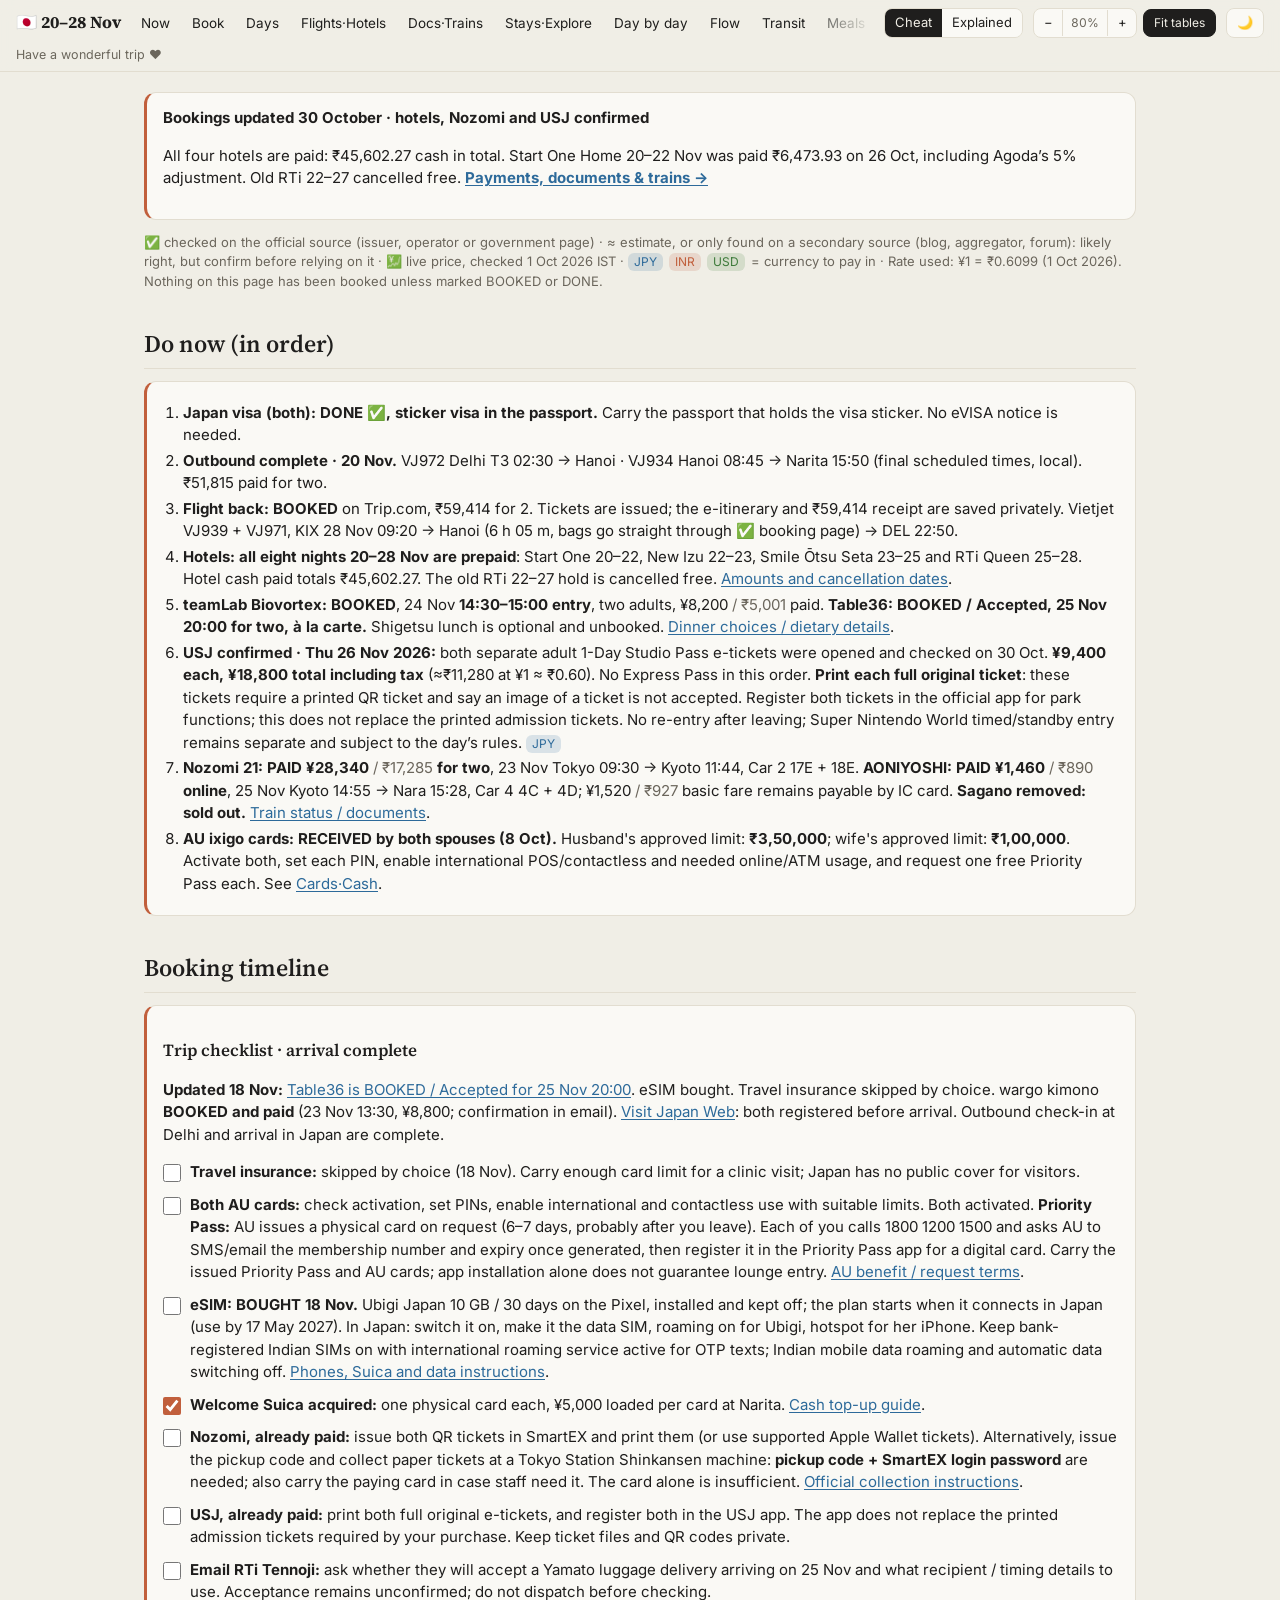
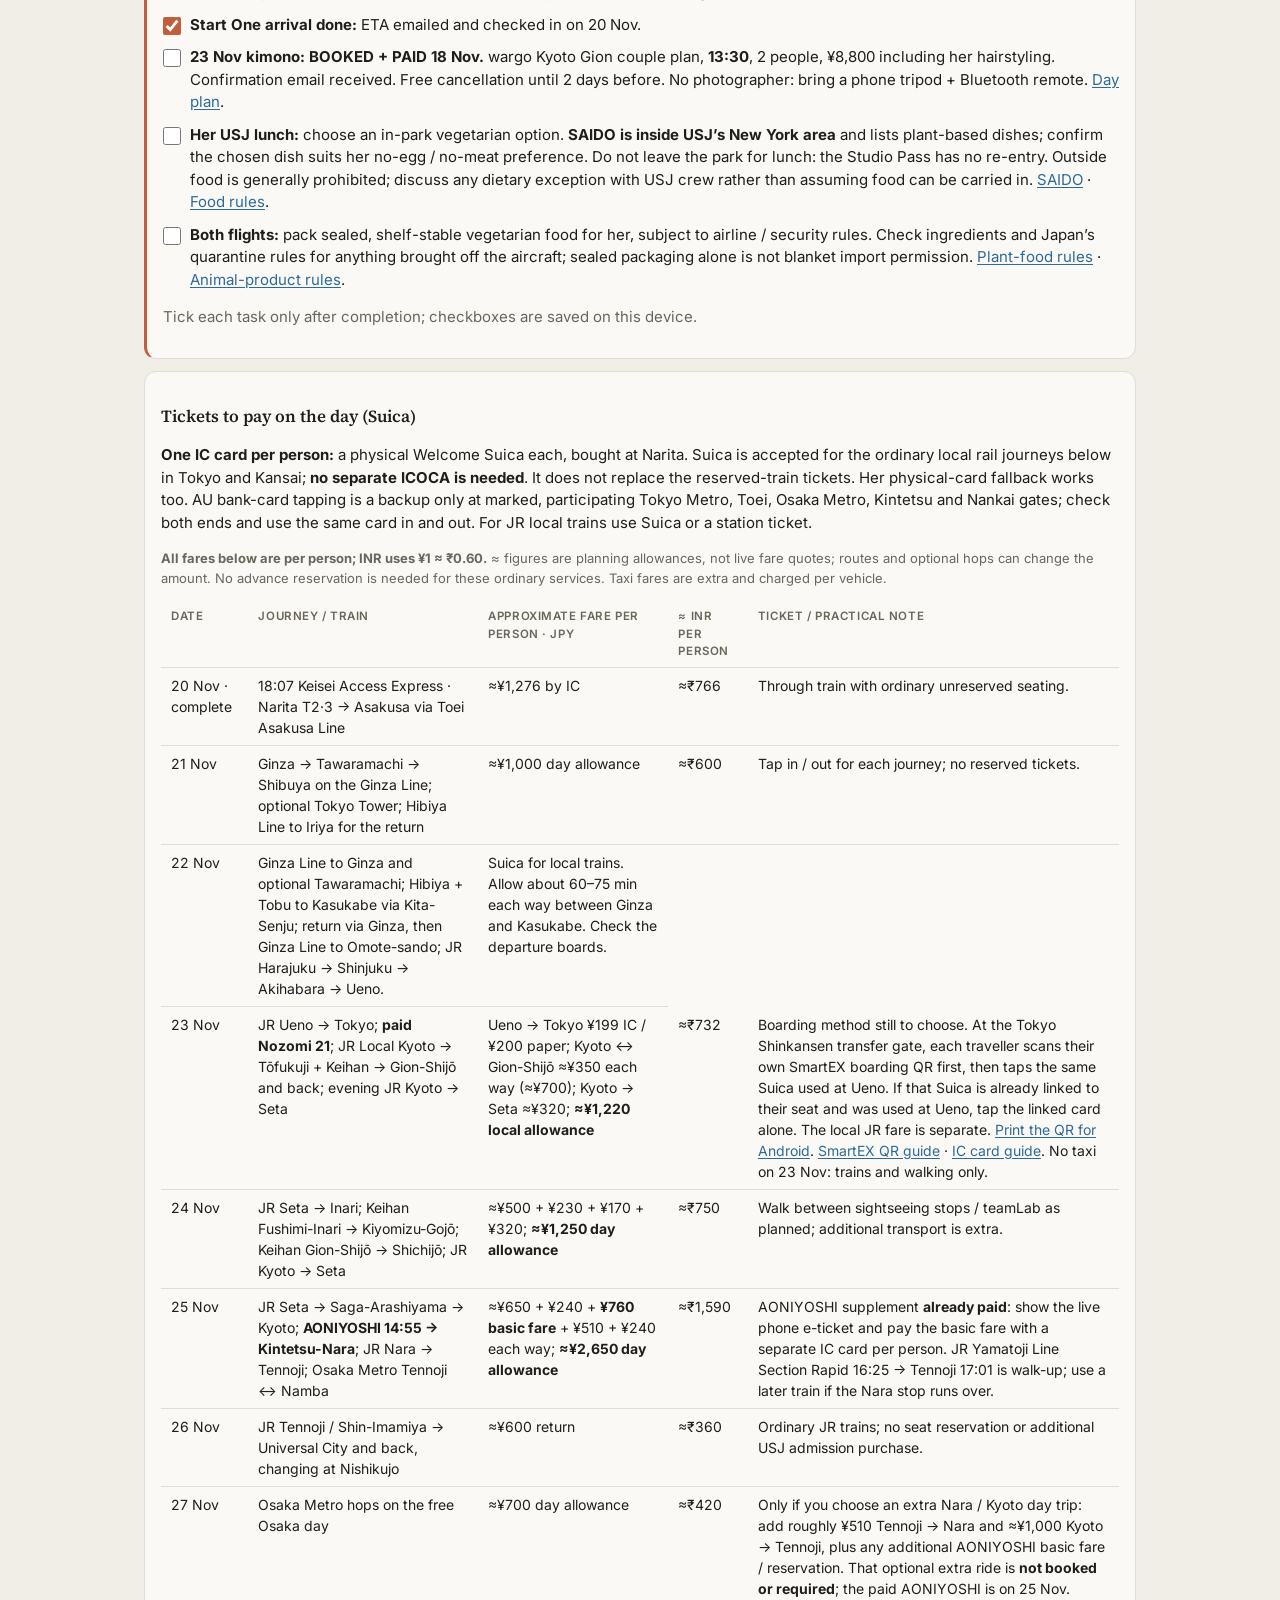
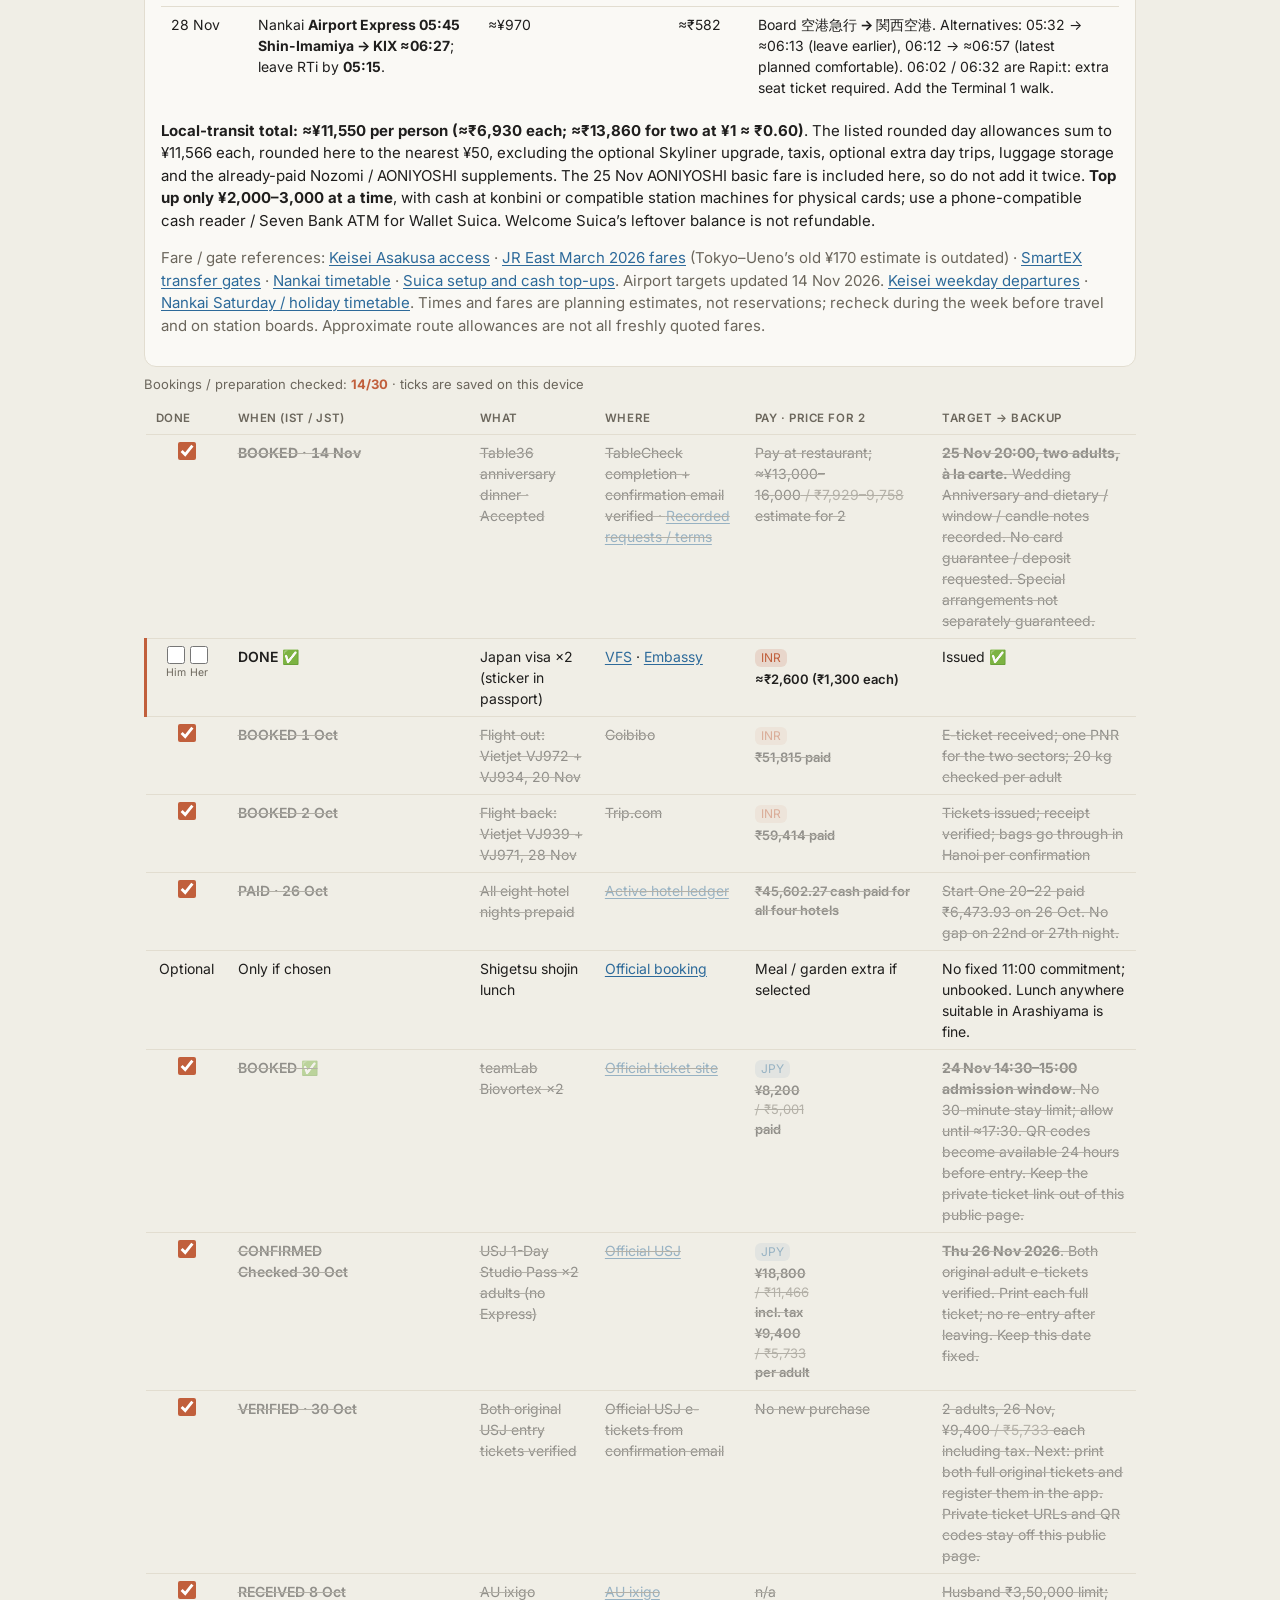
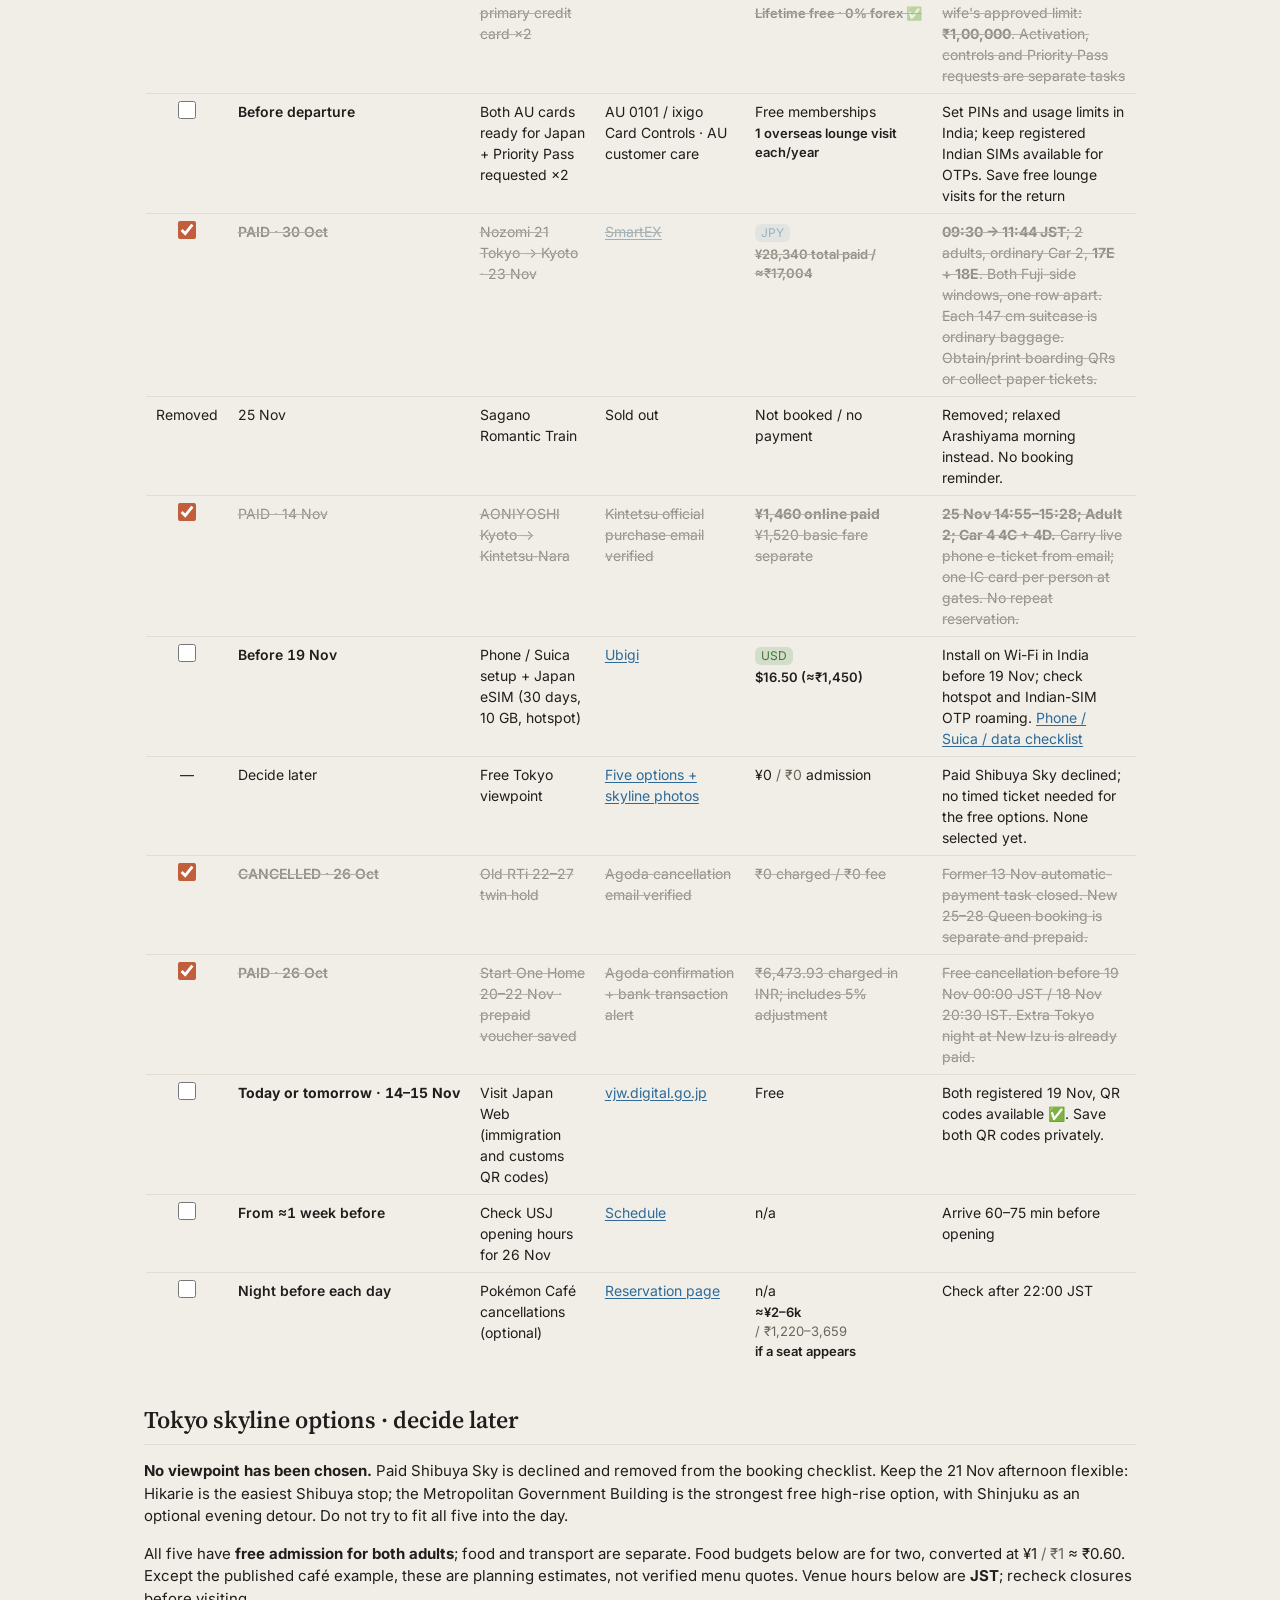
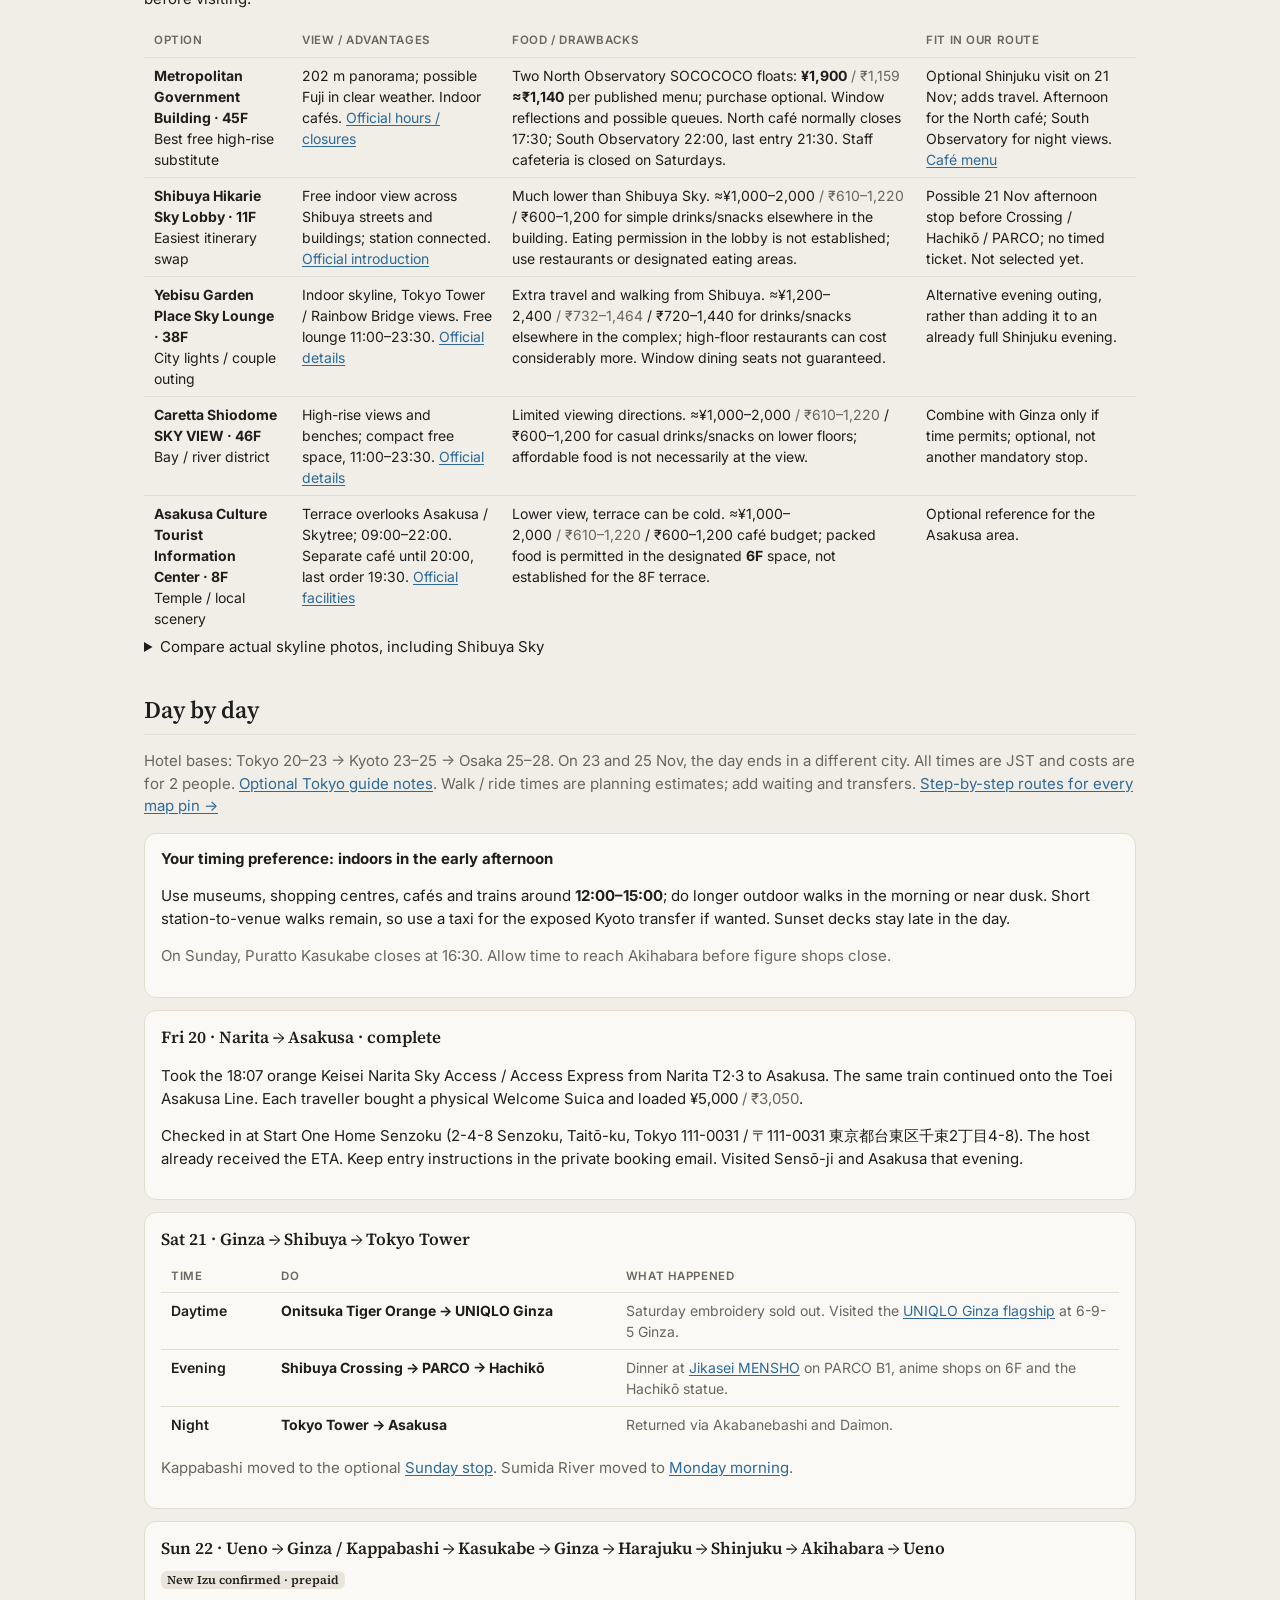
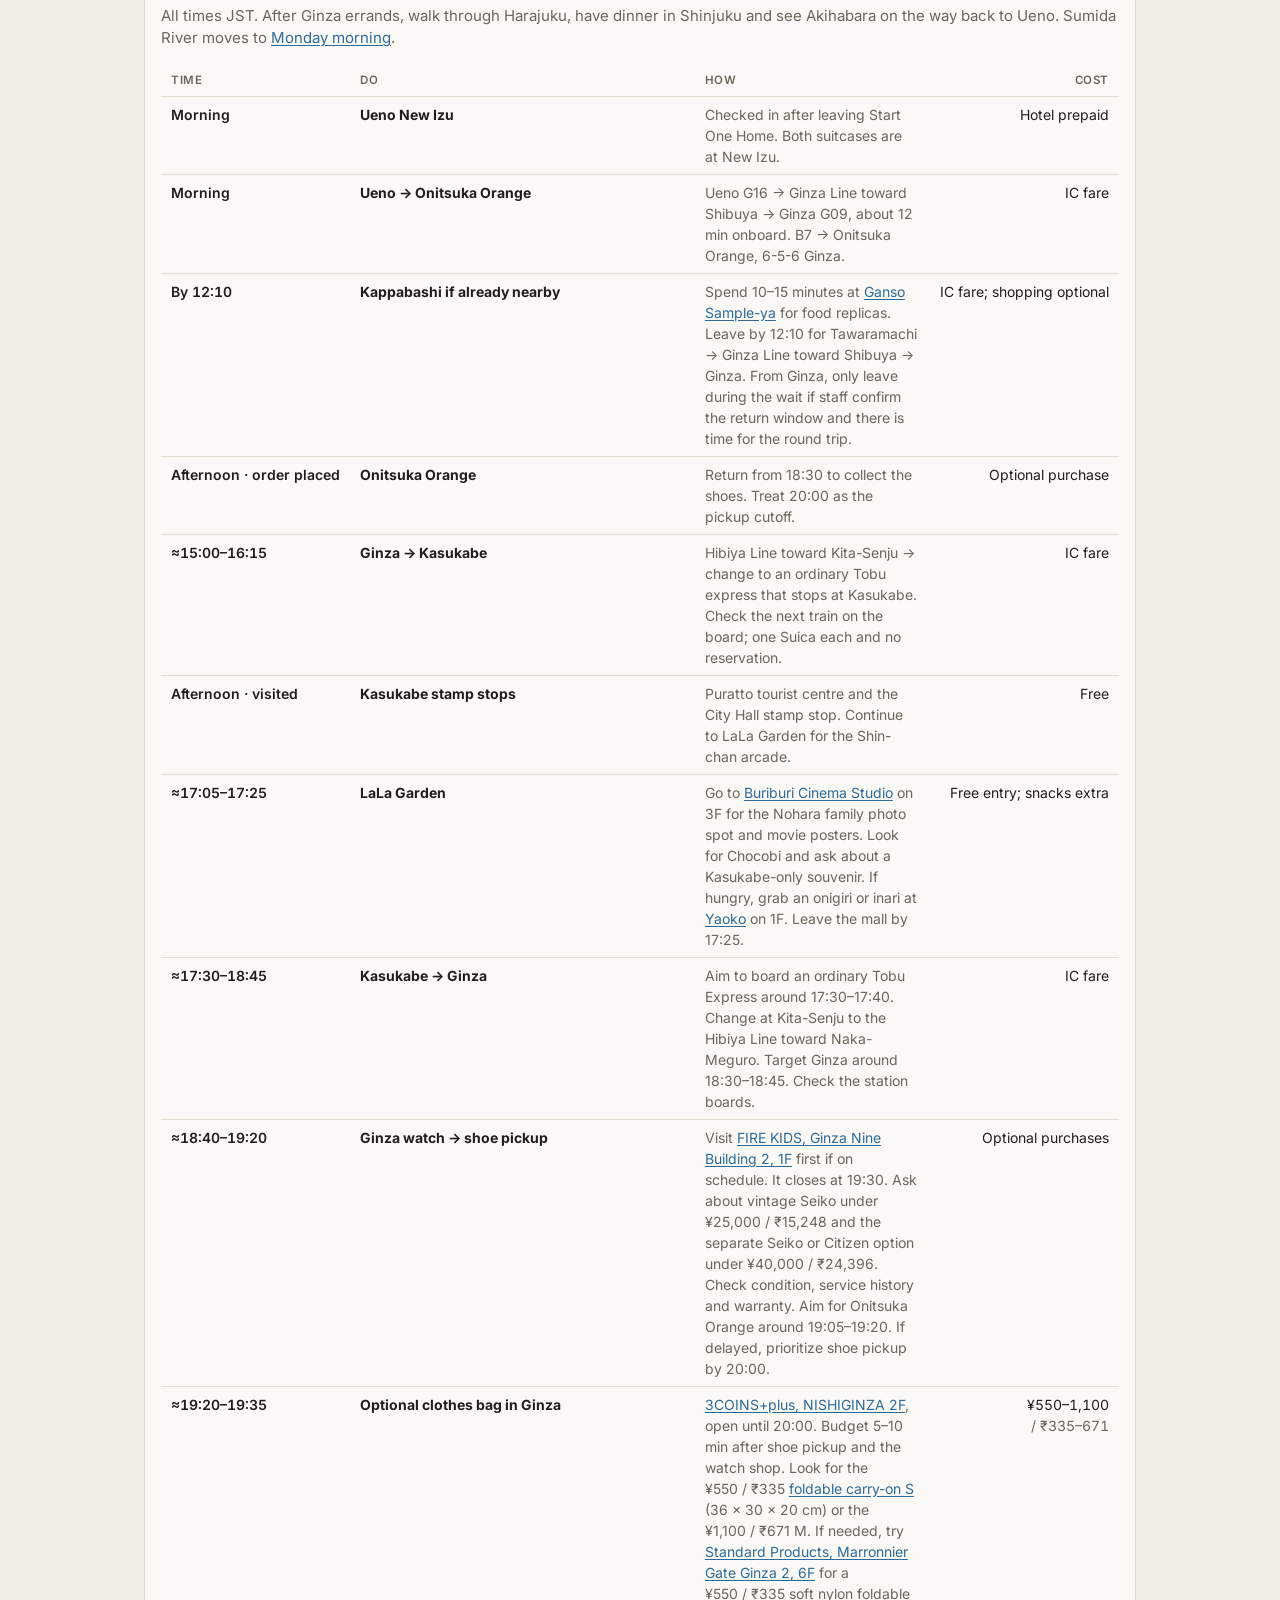
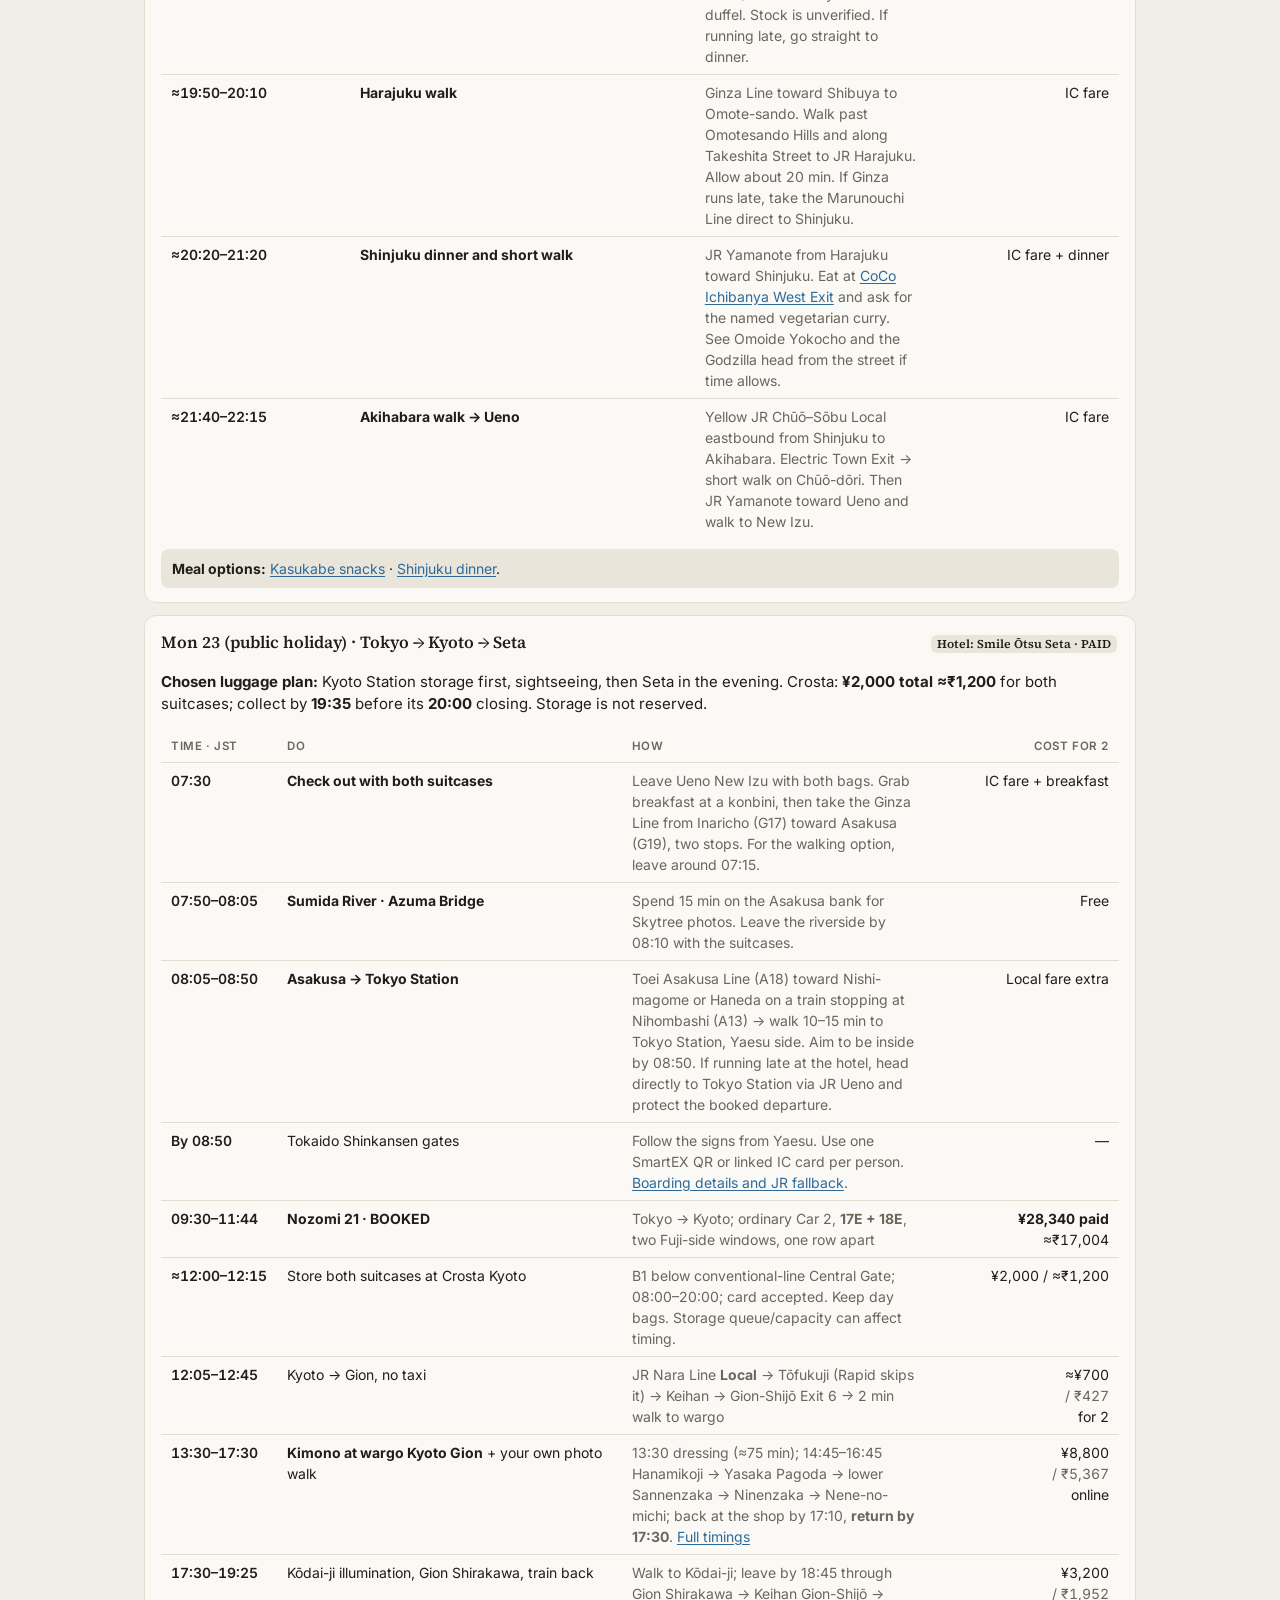
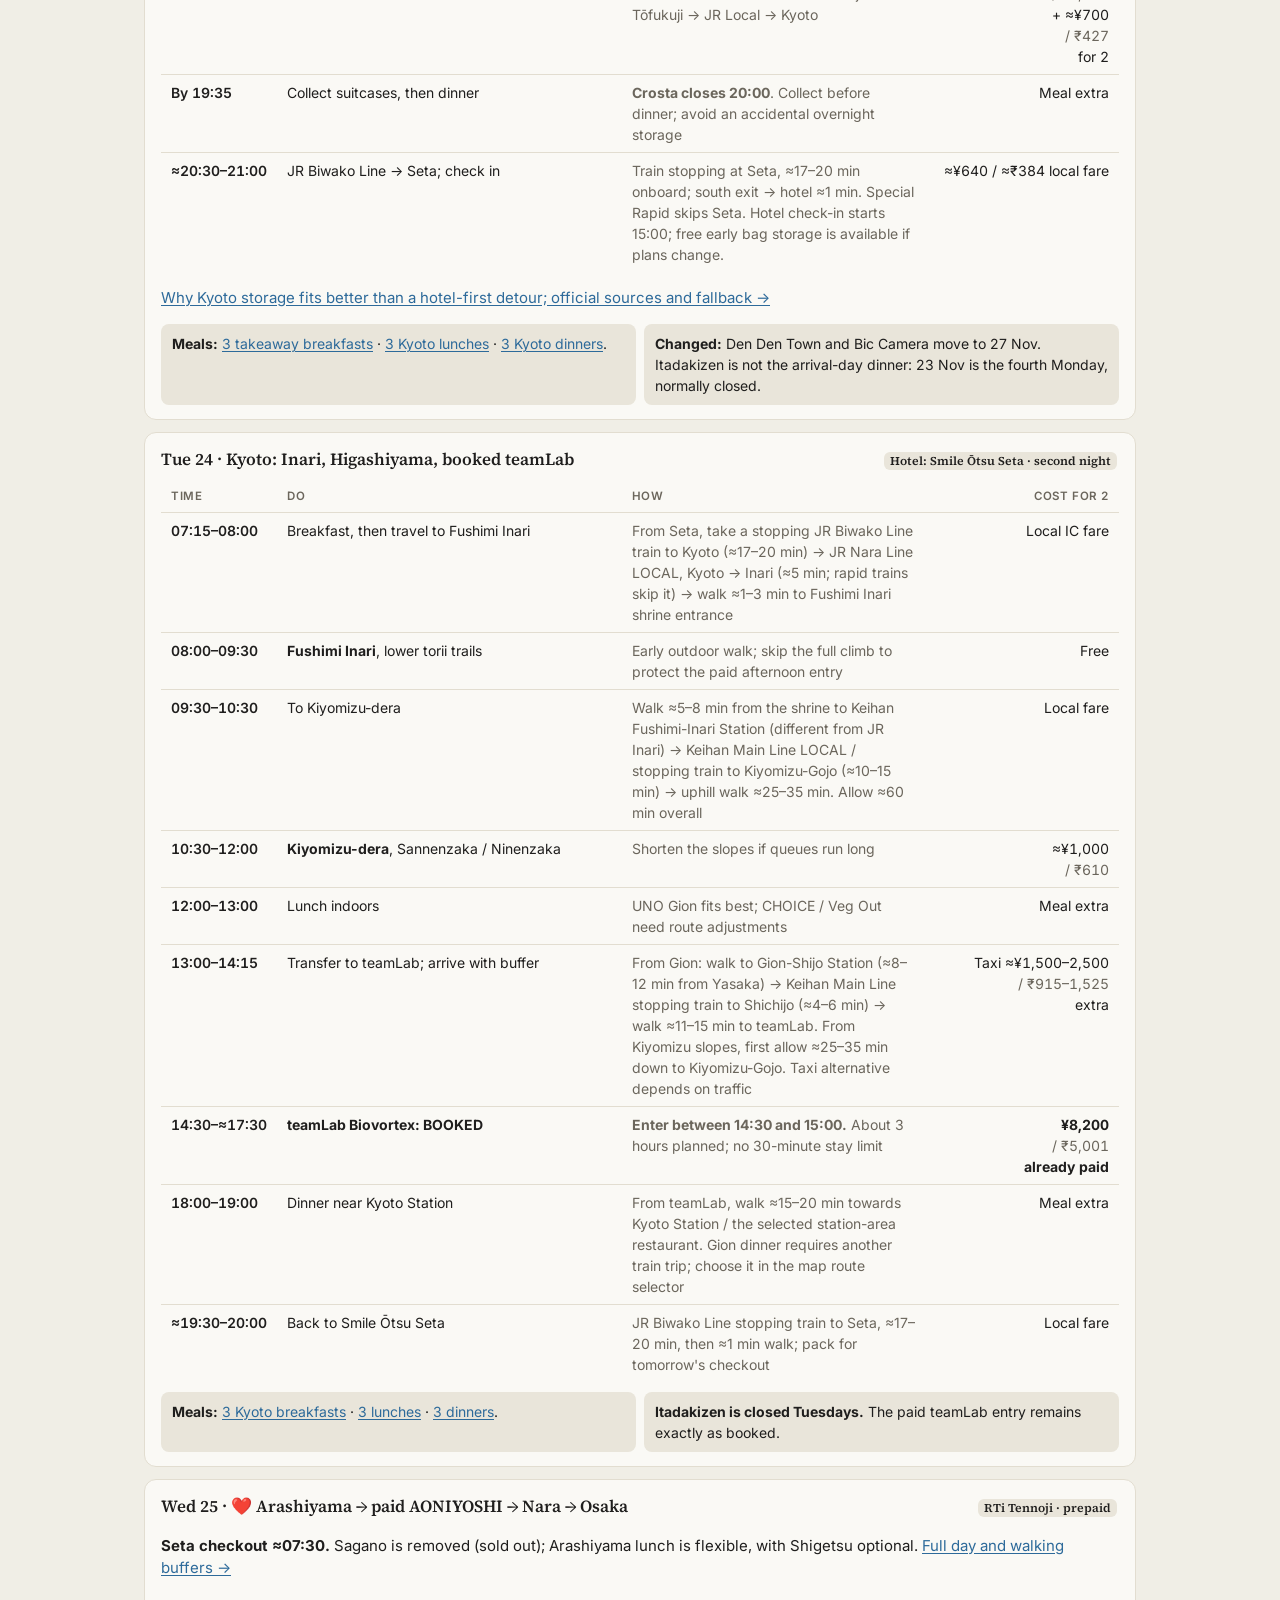
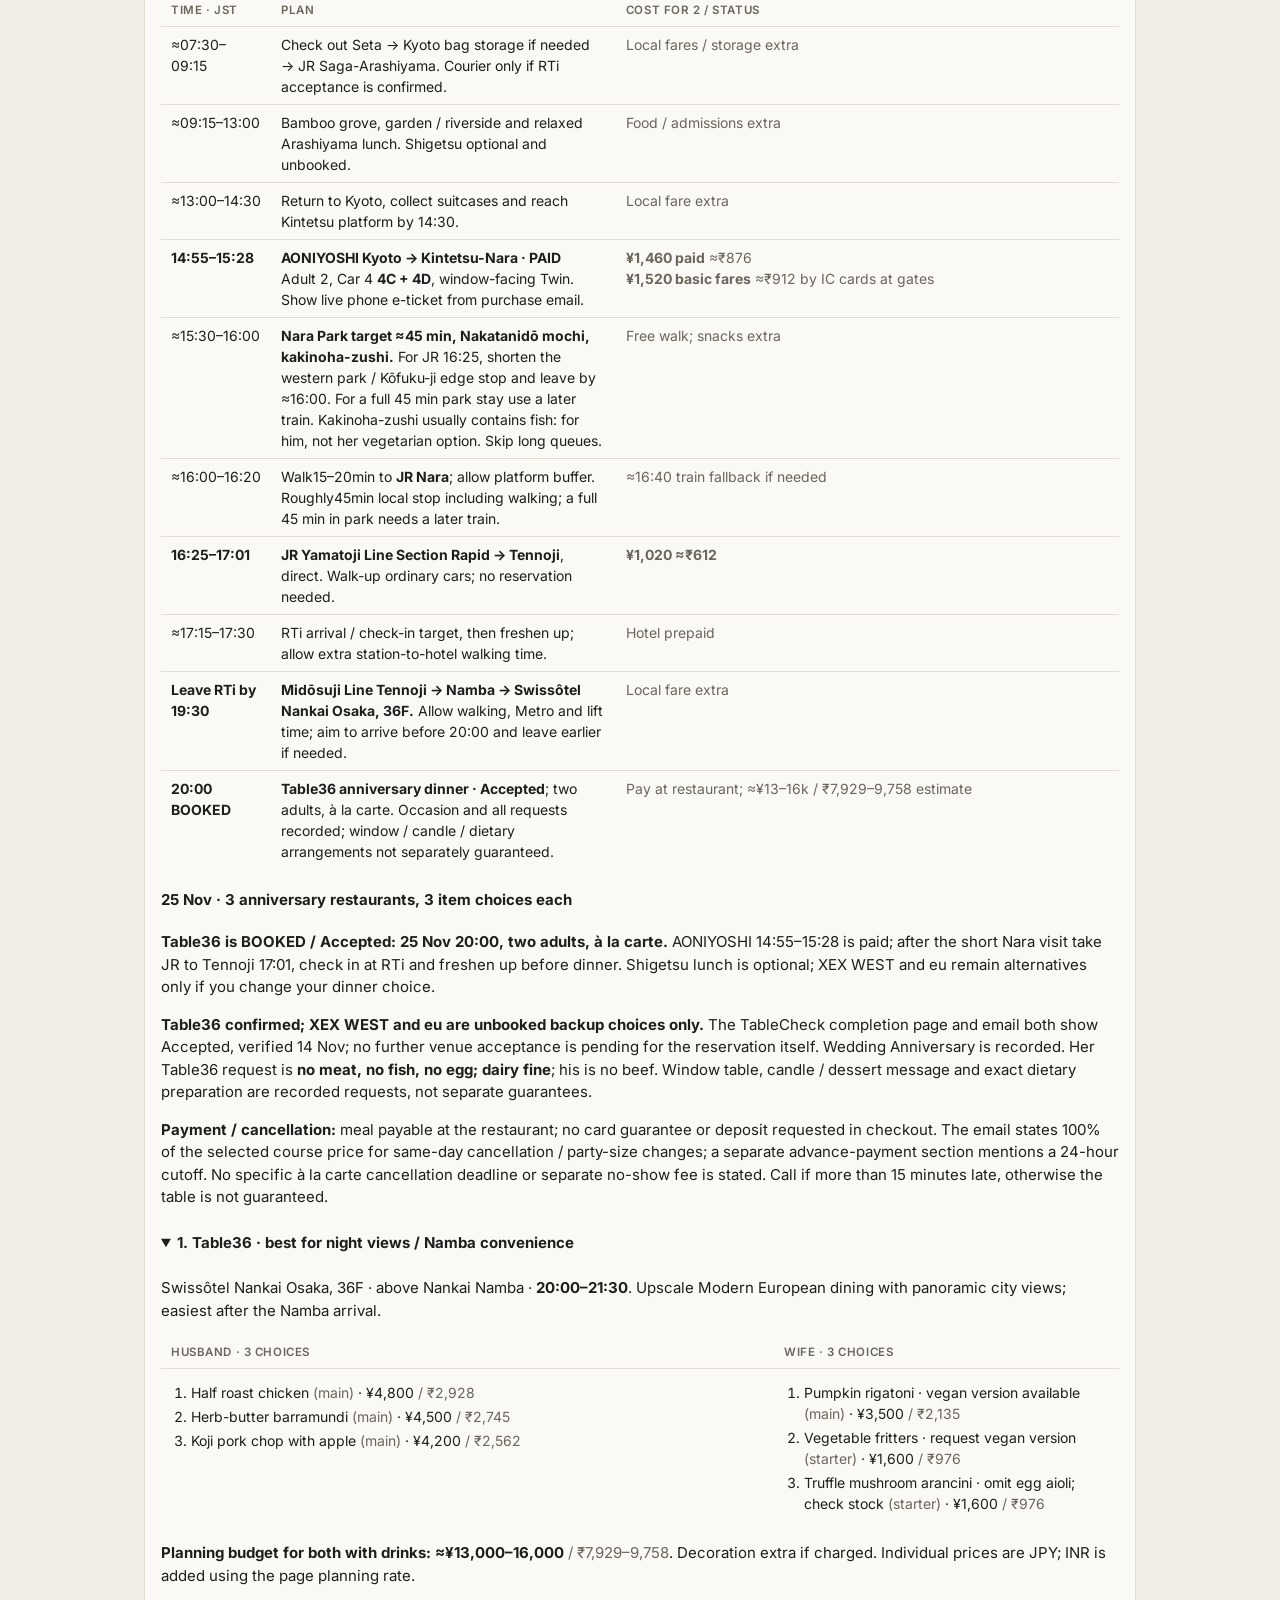
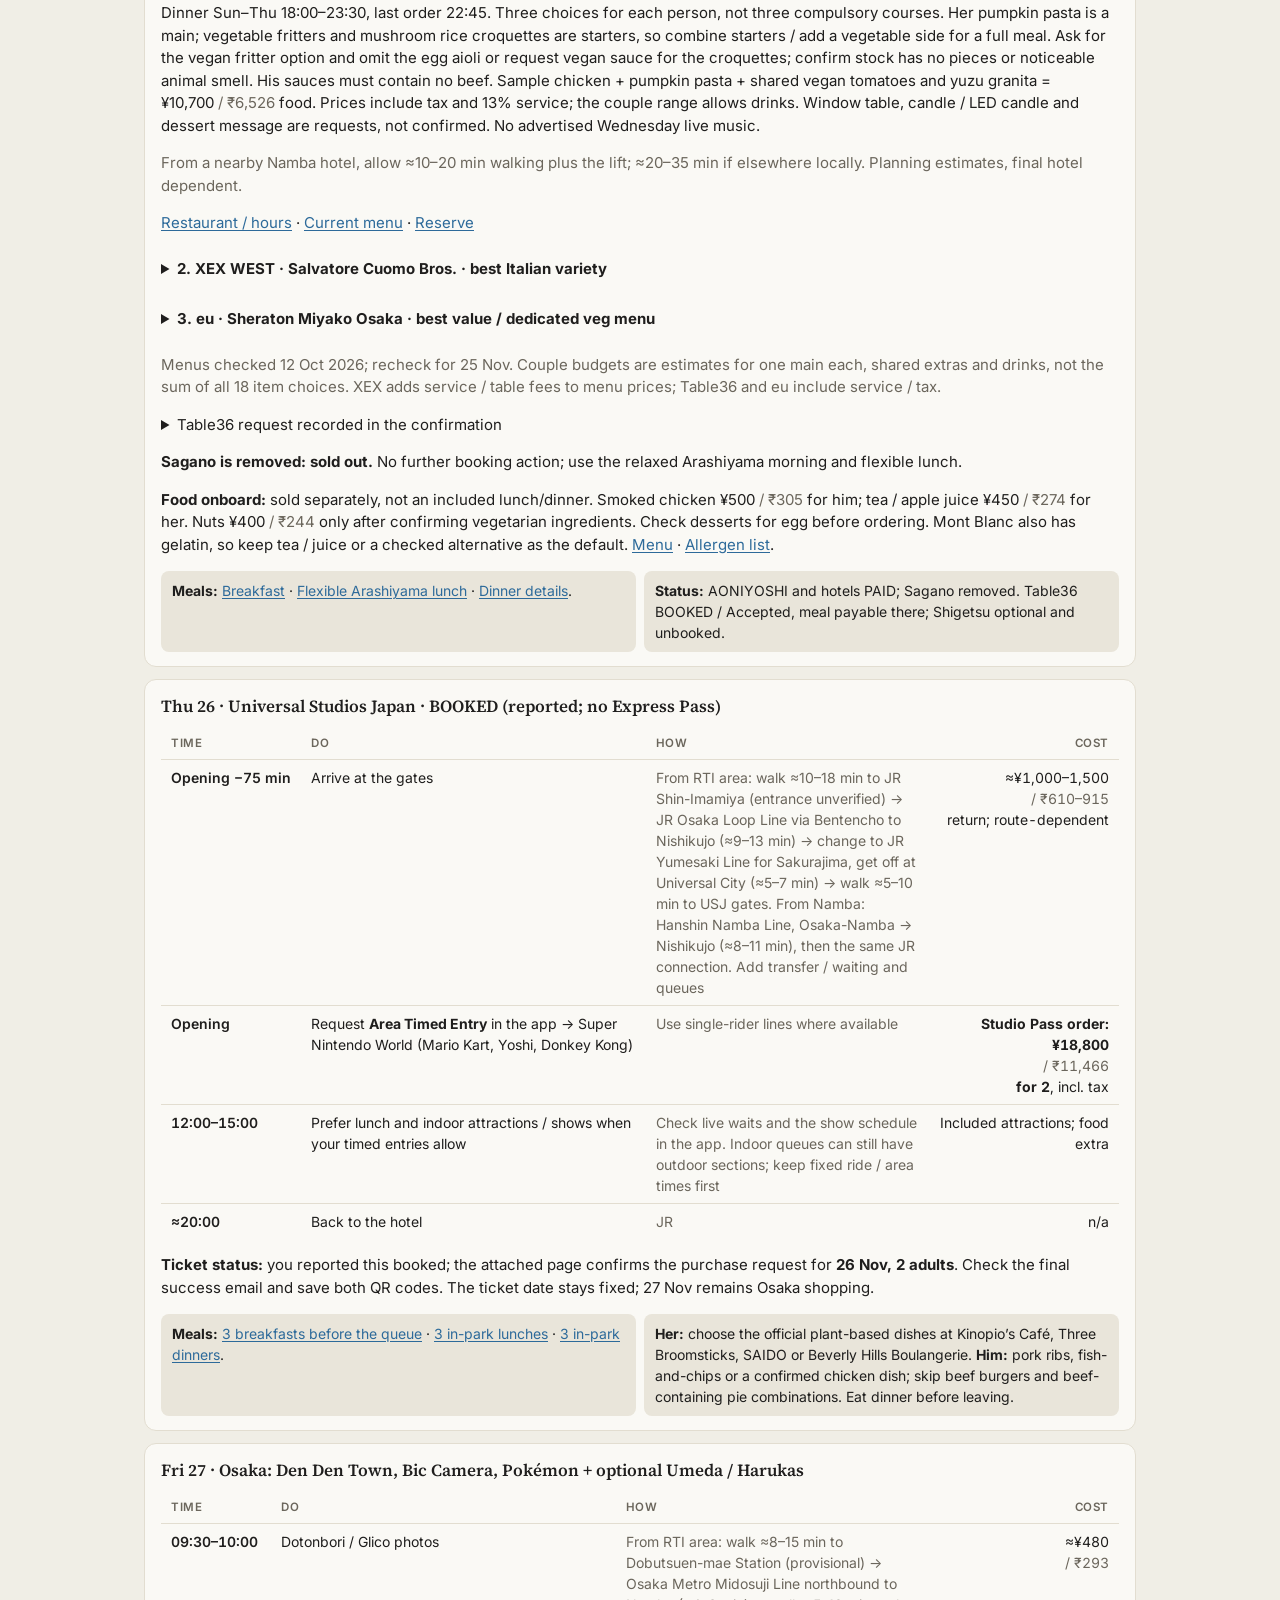
<file: index.html>
<!doctype html>
<html lang="en">
<head>
<meta charset="utf-8">
<meta name="viewport" content="width=device-width,initial-scale=1">
<meta name="robots" content="noindex,nofollow">
<link rel="preconnect" href="https://fonts.googleapis.com"><link rel="preconnect" href="https://fonts.gstatic.com" crossorigin>
<link href="https://fonts.googleapis.com/css2?family=Inter:wght@400;500;600;700&family=Source+Serif+4:opsz,wght@8..60,600&display=swap" rel="stylesheet">
<title>Japan 20–28 Nov 2026 · Trip Plan</title>
<style>
:root{--w:80vw;--bg:#f0eee6;--fg:#1f1e1d;--mut:#6b665c;--card:#faf9f5;--line:#e2ddd0;--acc:#c15f3c;--acc2:#2d6a9a;--ok:#3d7a3a;--warn:#a65c12;--chip:#e9e5da;--nav:rgba(240,238,230,.94);--serif:"Source Serif 4",Georgia,serif;--sans:"Inter",ui-sans-serif,system-ui,-apple-system,"Segoe UI",Roboto,sans-serif}
[data-theme=dark]{--bg:#262624;--fg:#ece9e1;--mut:#a8a398;--card:#30302e;--line:#46443f;--acc:#e08a68;--acc2:#8fb8de;--ok:#8cc58a;--warn:#e3a35c;--chip:#3a3936;--nav:rgba(38,38,36,.94)}
*{box-sizing:border-box}html{scroll-behavior:smooth;scroll-padding-top:104px}
body{margin:0;font:15px/1.5 var(--sans);font-synthesis:none;text-rendering:optimizeLegibility;background:var(--bg);color:var(--fg);-webkit-font-smoothing:antialiased}
a{color:var(--acc2);text-underline-offset:2px}
nav{position:sticky;top:0;z-index:9;background:var(--nav);backdrop-filter:blur(10px);border-bottom:1px solid var(--line)}
.bar{max-width:none;margin:auto;display:flex;align-items:center;gap:10px;padding:8px 16px}
.bar b{white-space:nowrap;font-family:var(--serif);font-size:17px}
.links{display:flex;gap:2px;overflow-x:auto;flex:1;scrollbar-width:none;mask-image:linear-gradient(90deg,#000 90%,transparent)}.links::-webkit-scrollbar{display:none}
.links a{padding:4px 10px;border-radius:8px;text-decoration:none;color:var(--fg);white-space:nowrap;font-size:13.5px}
.links a:hover{background:var(--chip)}
button{font:inherit;font-size:13px;border:1px solid var(--line);background:var(--card);color:var(--fg);border-radius:8px;padding:4px 10px;cursor:pointer;white-space:nowrap}
.seg{display:flex;border:1px solid var(--line);border-radius:8px;overflow:hidden;flex-shrink:0}
.seg button{border:0;border-radius:0}.seg button.on{background:var(--fg);color:var(--bg)}
#th{flex-shrink:0}
.wd{display:flex;align-items:center;gap:6px;flex-shrink:0}
.wd .grp{display:flex;align-items:center;border:1px solid var(--line);border-radius:8px;overflow:hidden;background:var(--card)}
.wd .grp button{border:0;border-radius:0;width:28px;padding:4px 0;text-align:center;background:transparent}
.wd .grp button:hover,.wd #fit:hover{background:var(--chip)}
.wd #wv{width:46px;text-align:center;font-size:12px;color:var(--mut);font-variant-numeric:tabular-nums;border-left:1px solid var(--line);border-right:1px solid var(--line);line-height:26px}
.wd #fit{font-size:12px}.wd #fit.on{background:var(--fg);color:var(--bg);border-color:var(--fg)}
@media(min-width:721px){[data-fit=off] .tw table{width:max-content;min-width:100%}[data-fit=off] .tw td,[data-fit=off] .tw th{white-space:nowrap}}
#next{max-width:none;margin:auto;padding:0 16px 7px;font-size:12.5px;color:var(--mut)}
#next strong{color:var(--acc)}
main{max-width:var(--w);margin:auto;padding:8px 16px 64px}
section{margin-top:34px}
h2{font-family:var(--serif);font-weight:600;font-size:24px;margin:0 0 12px;padding-bottom:6px;border-bottom:1px solid var(--line)}
h3{font-family:var(--serif);font-weight:600;font-size:17px;margin:18px 0 8px}
.card{background:var(--card);border:1px solid var(--line);border-radius:12px;padding:14px 16px;margin:12px 0}
.grid{display:grid;grid-template-columns:repeat(auto-fit,minmax(290px,1fr));gap:12px}.grid .card{margin:0}
.tw{overflow-x:auto;-webkit-overflow-scrolling:touch}
table{border-collapse:collapse;width:100%;font-size:14px}
th,td{text-align:left;vertical-align:top;padding:7px 10px;border-bottom:1px solid var(--line)}
tr:last-child td{border-bottom:0}
th{font-size:11.5px;font-weight:600;text-transform:uppercase;letter-spacing:.05em;color:var(--mut)}
td.t{white-space:nowrap;font-variant-numeric:tabular-nums;font-weight:600}
.day td:nth-child(1){width:110px}
.day td:nth-child(2){width:36%}
.day td:nth-child(3){color:var(--mut)}
.day td:nth-child(4),.day th:nth-child(4){width:20%;white-space:normal;text-align:right;font-variant-numeric:tabular-nums}
.day td:nth-child(4) .inrv{display:block}
.bk td:nth-child(1){width:44px;text-align:center}
.bk td:nth-child(2){white-space:nowrap}
.bk td:nth-child(5){min-width:150px}
.pr{display:block;font-size:13px;font-weight:600;margin-top:2px}.pr .inrv{display:block;font-weight:400}
.bk tr.dn td:not(:first-child){opacity:.45;text-decoration:line-through;text-decoration-color:var(--mut)}
.ck{display:inline-flex;flex-direction:column;align-items:center;font-size:10.5px;color:var(--mut);gap:1px;margin:0 2px}
input[type=checkbox]{width:18px;height:18px;accent-color:var(--acc);cursor:pointer;margin:0}
.prog{font-size:13px;color:var(--mut);margin:-4px 0 8px}.prog b{color:var(--acc)}
.chip{display:inline-block;background:var(--chip);border-radius:6px;padding:0 6px;font-size:12px;margin:1px 2px 1px 0;white-space:nowrap}
.jpy{background:color-mix(in srgb,var(--acc2) 16%,transparent);color:var(--acc2)}.inr{background:color-mix(in srgb,var(--acc) 16%,transparent);color:var(--acc)}.usd{background:color-mix(in srgb,var(--ok) 16%,transparent);color:var(--ok)}
.urgent{border-left:3px solid var(--acc)}
.warn{color:var(--warn);font-weight:600}.ok{color:var(--ok)}.mut{color:var(--mut)}
.inrv{color:var(--mut);font-weight:400;white-space:nowrap}
.day h3{margin-top:0;display:flex;justify-content:space-between;gap:8px;flex-wrap:wrap;align-items:baseline}
.eat{display:grid;grid-template-columns:repeat(auto-fit,minmax(260px,1fr));gap:8px;margin-top:10px}
.eat div{background:var(--chip);border-radius:8px;padding:9px 11px;font-size:14px}
ul,ol{margin:6px 0;padding-left:20px}li{margin:3px 0}
.prep-checklist{list-style:none;padding:0}.prep-checklist li{margin:10px 0}.prep-checklist label{display:flex;align-items:flex-start;gap:9px}.prep-checklist input{flex-shrink:0;margin-top:3px}
.jp{font-size:16px;line-height:1.75;background:var(--chip);padding:10px 12px;border-radius:8px}
[data-mode=cheat] .x{display:none!important}[data-mode=explain] .c{display:none!important}
.legend{font-size:13px;color:var(--mut)}
@media(max-width:720px){
 body{font-size:14.5px}.wd{display:none}.bar,#next,main{max-width:none}.bar{gap:6px;padding:7px 10px}.bar b{display:none}
 .day table,.day tbody,.bk table,.bk tbody{display:block}
 .day tr:first-child,.bk tr:first-child{display:none}
 .day tr{display:grid;grid-template-columns:80px minmax(0,1fr);column-gap:10px;row-gap:4px;padding:9px 0;border-bottom:1px solid var(--line)}
 .day tr:last-child{border-bottom:0}
 .day td{border:0;padding:0;width:auto!important}
 .day td:nth-child(1){grid-row:1/4;white-space:normal;font-size:12px;overflow-wrap:anywhere}
 .day td:nth-child(2){grid-column:2;grid-row:1}
 .day td:nth-child(4){grid-column:2;grid-row:3;text-align:left;font-size:12px}
 .day td:nth-child(4) .inrv{display:inline;white-space:normal}
 .day td:nth-child(3){grid-column:2;grid-row:2;font-size:13px;overflow-wrap:anywhere}
 .bk tr{display:grid;grid-template-columns:40px 1fr auto;column-gap:8px;row-gap:2px;padding:10px 0;border-bottom:1px solid var(--line)}
 .bk td{border:0;padding:0;width:auto!important;white-space:normal!important}
 .bk td:nth-child(1){grid-row:1/5}
 .bk td:nth-child(3){grid-column:2;grid-row:1;font-weight:600}
 .bk td:nth-child(5){grid-column:3;grid-row:1}
 .bk td:nth-child(2){grid-column:2/4;grid-row:2;font-size:13px;color:var(--acc);font-weight:600}
 .bk td:nth-child(4){grid-column:2/4;grid-row:3;font-size:13px}
 .bk td:nth-child(6){grid-column:2/4;grid-row:4;font-size:13px;color:var(--mut)}
}
@media print{nav,#next{display:none}}
.meal-intro{display:flex;gap:12px;flex-wrap:wrap;margin:12px 0}.meal-intro p{flex:1;min-width:240px;margin:0;padding:12px 14px;background:var(--chip);border-radius:8px;font-size:14px}
#meal-chooser{margin:20px 0 24px;scroll-margin-top:110px}
.meal-dates{display:flex;gap:7px;overflow-x:auto;padding:3px 0 10px;scrollbar-width:thin}
.meal-dates button,.meal-periods button{padding:9px 12px;min-height:42px}
.meal-dates button[aria-pressed=true]{background:var(--fg);border-color:var(--fg);color:var(--bg)}
.meal-periods{display:flex;gap:6px;padding:10px 0;border-bottom:1px solid var(--line)}
.meal-periods button[hidden]{display:none}
.meal-periods button[aria-pressed=true]{background:var(--acc2);border-color:var(--acc2);color:var(--bg)}
#meal-chooser button:focus-visible,.meal-links a:focus-visible{outline:3px solid var(--acc2);outline-offset:3px}
.meal-heading{padding:16px 0}.meal-heading h3{font-size:21px;margin:5px 0}.meal-route{color:var(--acc);font-size:12px;font-weight:600;margin:0}.meal-note{color:var(--mut);margin:4px 0 0;font-size:14px}
.meal-grid{display:grid;grid-template-columns:repeat(3,minmax(0,1fr));gap:12px}
.meal-option{display:flex;flex-direction:column;border:1px solid var(--line);background:var(--card);border-radius:12px;padding:17px;min-width:0}
.meal-number{font-size:10px;letter-spacing:.12em;color:var(--acc);font-weight:700}
.meal-option h4{font-family:var(--serif);font-size:21px;line-height:1.25;margin:8px 0 6px;overflow-wrap:anywhere}
.meal-area{font-size:12px;color:var(--mut);margin:0 0 14px}.meal-orders{display:grid;gap:10px;margin:0 0 12px}
.meal-order{border-left:2px solid var(--line);padding-left:10px}.meal-order b{font-size:11px;text-transform:uppercase;letter-spacing:.04em;color:var(--acc2)}.meal-order p{font-size:14px;margin:3px 0 0}
.meal-dish-choices{font-size:14px;margin:8px 0 0;padding-left:20px}.meal-dish-choices li{margin:7px 0}.anniversary-restaurant{margin:12px 0}.anniversary-restaurant summary{cursor:pointer;padding:8px 0}
.meal-price{font-size:13px;font-weight:600;margin:0 0 12px}.meal-status{align-self:flex-start;font-size:11px;background:var(--chip);border-radius:5px;padding:3px 7px}
.meal-check{font-size:12.5px;color:var(--mut);margin:10px 0 14px}.meal-links{display:flex;flex-wrap:wrap;gap:9px;margin-top:auto;font-size:12px}
.meal-full-day{padding:10px 0;border-bottom:1px solid var(--line)}.meal-full-day summary{cursor:pointer;font-weight:600}.meal-full-day li{font-size:13px;margin:12px 0}.meal-guide{margin-top:28px}
@media(max-width:1000px){.meal-grid{grid-template-columns:1fr}.meal-orders{grid-template-columns:1fr 1fr}.meal-option h4{font-size:20px}}
@media(max-width:460px){.meal-orders{grid-template-columns:1fr}.meal-dates button{font-size:12px}.meal-intro p{min-width:0;flex-basis:100%}}
@media print{.meal-dates,.meal-periods,.meal-panel{display:none}#meal-all-days,#meal-all-days details>*{display:block!important}.meal-full-day{break-inside:avoid}.meal-full-day li{font-size:10px}}
</style>
</head>
<body data-mode="cheat">
<nav>
 <div class="bar">
  <b>🇯🇵 20–28 Nov</b>
  <div class="links">
   <a href="#now">Now</a><a href="#book">Book</a><a href="#days">Days</a><a href="#fly">Flights·Hotels</a><a href="travel-readiness.html">Docs·Trains</a><a href="stays-maps.html">Stays·Explore</a><a href="plan.html">Day by day</a><a href="flow.html">Flow</a><a href="#move">Transit</a><a href="#food">Meals</a><a href="#cash">Cards·Cash</a><a href="#money">Money</a><a href="#splurge">Splurge</a><a href="#shop">Shop</a>
  </div>
  <div class="seg"><button id="mC" class="on">Cheat</button><button id="mE">Explained</button></div>
  <div class="wd"><div class="grp" title="Content width"><button id="wm" aria-label="Narrower">−</button><span id="wv">80%</span><button id="wp" aria-label="Wider">+</button></div><button id="fit" class="on" title="Wrap tables to fit the width (off: one line per cell, scroll sideways)">Fit tables</button></div>
  <button id="th" aria-label="Toggle theme">🌙</button>
 </div>
 <div id="next"></div>
</nav>
<main>
<div class="card urgent" data-noinr><b>Bookings updated 30 October · hotels, Nozomi and USJ confirmed</b><p>All four hotels are paid: ₹45,602.27 cash in total. Start One Home 20–22 Nov was paid ₹6,473.93 on 26 Oct, including Agoda’s 5% adjustment. Old RTi 22–27 cancelled free. <a href="travel-readiness.html"><b>Payments, documents &amp; trains →</b></a></p></div>
<p class="legend" data-noinr>✅ checked on the official source (issuer, operator or government page) · ≈ estimate, or only found on a secondary source (blog, aggregator, forum): likely right, but confirm before relying on it · 💹 live price, checked 1 Oct 2026 IST · <span class="chip jpy">JPY</span> <span class="chip inr">INR</span> <span class="chip usd">USD</span> = currency to pay in · Rate used: ¥1 = ₹0.6099 (1 Oct 2026). Nothing on this page has been booked unless marked BOOKED or DONE.</p>

<!-- ============ NOW ============ -->
<section id="now">
<h2>Do now (in order)</h2>
<div class="card urgent">
<ol>
<li><b>Japan visa (both): DONE ✅, sticker visa in the passport.</b> Carry the passport that holds the visa sticker. No eVISA notice is needed.</li>
<li><b>Outbound complete · 20 Nov.</b> VJ972 Delhi T3 02:30 → Hanoi · VJ934 Hanoi 08:45 → Narita 15:50 (final scheduled times, local). ₹51,815 paid for two.</li>
<li><b>Flight back: BOOKED</b> on Trip.com, ₹59,414 for 2. Tickets are issued; the e-itinerary and ₹59,414 receipt are saved privately. Vietjet VJ939 + VJ971, KIX 28 Nov 09:20 → Hanoi (6 h 05 m, bags go straight through ✅ booking page) → DEL 22:50.</li>
<li><b>Hotels:</b> <b>all eight nights 20–28 Nov are prepaid</b>: Start One 20–22, New Izu 22–23, Smile Ōtsu Seta 23–25 and RTi Queen 25–28. Hotel cash paid totals ₹45,602.27. The old RTi 22–27 hold is cancelled free. <a href="travel-readiness.html#hotels">Amounts and cancellation dates</a>.</li>
<li><b>teamLab Biovortex: BOOKED</b>, 24 Nov <b>14:30–15:00 entry</b>, two adults, ¥8,200 paid. <b>Table36: BOOKED / Accepted, 25 Nov 20:00 for two, à la carte.</b> Shigetsu lunch is optional and unbooked. <a href="#anniversary-dinner">Dinner choices / dietary details</a>.</li>
<li data-noinr><b>USJ confirmed · Thu 26 Nov 2026:</b> both separate adult 1-Day Studio Pass e-tickets were opened and checked on 30 Oct. <b>¥9,400 each, ¥18,800 total including tax</b> (≈₹11,280 at ¥1 ≈ ₹0.60). No Express Pass in this order. <b>Print each full original ticket</b>: these tickets require a printed QR ticket and say an image of a ticket is not accepted. Register both tickets in the official app for park functions; this does not replace the printed admission tickets. No re-entry after leaving; Super Nintendo World timed/standby entry remains separate and subject to the day’s rules. <span class="chip jpy">JPY</span></li>
<li><b>Nozomi 21: PAID ¥28,340 for two</b>, 23 Nov Tokyo 09:30 → Kyoto 11:44, Car 2 17E + 18E. <b>AONIYOSHI: PAID ¥1,460 online</b>, 25 Nov Kyoto 14:55 → Nara 15:28, Car 4 4C + 4D; ¥1,520 basic fare remains payable by IC card. <b>Sagano removed: sold out.</b> <a href="#train-experiences">Train status / documents</a>.</li>
<li><b>AU ixigo cards: RECEIVED by both spouses (8 Oct).</b> Husband's approved limit: <b>₹3,50,000</b>; wife's approved limit: <b>₹1,00,000</b>. Activate both, set each PIN, enable international POS/contactless and needed online/ATM usage, and request one free Priority Pass each. See <a href="#cash">Cards·Cash</a>.</li>
</ol>
<p class="x mut">Pokémon Café: every date was sold out. Walk-ins only get cancelled seats. Last chance: check the booking page after 22:00 JST the night before (that's when free cancellation closes). Otherwise skip it; Pokémon Center Osaka DX needs no booking.</p>
</div>
</section>

<!-- ============ BOOK ============ -->
<section id="book">
<h2>Booking timeline</h2>
<div class="card urgent" id="before-you-fly" data-noinr>
<h3>Trip checklist · arrival complete</h3>
<p><b>Updated 18 Nov:</b> <a href="#table36-booking">Table36 is BOOKED / Accepted for 25 Nov 20:00</a>. eSIM bought. Travel insurance skipped by choice. wargo kimono <b>BOOKED and paid</b> (23 Nov 13:30, ¥8,800; confirmation in email). <a href="#visit-japan-web">Visit Japan Web</a>: both registered before arrival. Outbound check-in at Delhi and arrival in Japan are complete.</p>
<ul class="prep-checklist">
<li><label><input type="checkbox" data-k="prep-insurance-20261114"><span><b>Travel insurance:</b> skipped by choice (18 Nov). Carry enough card limit for a clinic visit; Japan has no public cover for visitors.</span></label></li>
<li><label><input type="checkbox" data-k="prep-au-controls-20261114"><span><b>Both AU cards:</b> check activation, set PINs, enable international and contactless use with suitable limits. Both activated. <b>Priority Pass:</b> AU issues a physical card on request (6–7 days, probably after you leave). Each of you calls 1800 1200 1500 and asks AU to SMS/email the membership number and expiry once generated, then register it in the Priority Pass app for a digital card. Carry the issued Priority Pass and AU cards; app installation alone does not guarantee lounge entry. <a href="https://www.au.bank.in/personal-banking/credit-cards/ixigo-au-credit-card">AU benefit / request terms</a>.</span></label></li>
<li><label><input type="checkbox" data-k="prep-esim-install-20261114"><span><b>eSIM: BOUGHT 18 Nov.</b> Ubigi Japan 10 GB / 30 days on the Pixel, installed and kept off; the plan starts when it connects in Japan (use by 17 May 2027). In Japan: switch it on, make it the data SIM, roaming on for Ubigi, hotspot for her iPhone. Keep bank-registered Indian SIMs on with international roaming service active for OTP texts; Indian mobile data roaming and automatic data switching off. <a href="#phones-suica-data">Phones, Suica and data instructions</a>.</span></label></li>
<li><label><input type="checkbox" data-k="prep-wallet-suica-test-20261114" data-def="1"><span><b>Welcome Suica acquired:</b> one physical card each, ¥5,000 loaded per card at Narita. <a href="#phones-suica-data">Cash top-up guide</a>.</span></label></li>
<li><label><input type="checkbox" data-k="prep-nozomi-boarding-20261114"><span><b>Nozomi, already paid:</b> issue both QR tickets in SmartEX and print them (or use supported Apple Wallet tickets). Alternatively, issue the pickup code and collect paper tickets at a Tokyo Station Shinkansen machine: <b>pickup code + SmartEX login password</b> are needed; also carry the paying card in case staff need it. The card alone is insufficient. <a href="https://smart-ex.jp/en/entraining/ticket/place/">Official collection instructions</a>.</span></label></li>
<li><label><input type="checkbox" data-k="prep-usj-print-app-20261114"><span><b>USJ, already paid:</b> print both full original e-tickets, and register both in the USJ app. The app does not replace the printed admission tickets required by your purchase. Keep ticket files and QR codes private.</span></label></li>
<li><label><input type="checkbox" data-k="prep-rti-delivery-20261114"><span><b>Email RTi Tennoji:</b> ask whether they will accept a Yamato luggage delivery arriving on 25 Nov and what recipient / timing details to use. Acceptance remains unconfirmed; do not dispatch before checking.</span></label></li>
<li><label><input type="checkbox" data-k="prep-start-one-arrival-20261114" data-def="1"><span><b>Start One arrival done:</b> ETA emailed and checked in on 20 Nov.</span></label></li>
<li><label><input type="checkbox" data-k="prep-kimono-decision-20261114"><span><b>23 Nov kimono: BOOKED + PAID 18 Nov.</b> wargo Kyoto Gion couple plan, <b>13:30</b>, 2 people, ¥8,800 including her hairstyling. Confirmation email received. Free cancellation until 2 days before. No photographer: bring a phone tripod + Bluetooth remote. <a href="plan.html#d23">Day plan</a>.</span></label></li>
<li><label><input type="checkbox" data-k="prep-usj-lunch-20261114"><span><b>Her USJ lunch:</b> choose an in-park vegetarian option. <b>SAIDO is inside USJ’s New York area</b> and lists plant-based dishes; confirm the chosen dish suits her no-egg / no-meat preference. Do not leave the park for lunch: the Studio Pass has no re-entry. Outside food is generally prohibited; discuss any dietary exception with USJ crew rather than assuming food can be carried in. <a href="https://www.usj.co.jp/web/en/us/restaurants/saido">SAIDO</a> · <a href="https://www.usj.co.jp/web/en/us/service-guide/park-entry">Food rules</a>.</span></label></li>
<li><label><input type="checkbox" data-k="prep-flight-food-20261114"><span><b>Both flights:</b> pack sealed, shelf-stable vegetarian food for her, subject to airline / security rules. Check ingredients and Japan’s quarantine rules for anything brought off the aircraft; sealed packaging alone is not blanket import permission. <a href="https://www.maff.go.jp/pps/j/introduction/english.html">Plant-food rules</a> · <a href="https://www.maff.go.jp/aqs/english/product/import.html">Animal-product rules</a>.</span></label></li>
</ul>
<p class="mut">Tick each task only after completion; checkboxes are saved on this device.</p>
</div>

<div class="card" id="tickets-on-the-day" data-noinr>
<h3>Tickets to pay on the day (Suica)</h3>
<p><b>One IC card per person:</b> a physical Welcome Suica each, bought at Narita. Suica is accepted for the ordinary local rail journeys below in Tokyo and Kansai; <b>no separate ICOCA is needed</b>. It does not replace the reserved-train tickets. Her physical-card fallback works too. AU bank-card tapping is a backup only at marked, participating Tokyo Metro, Toei, Osaka Metro, Kintetsu and Nankai gates; check both ends and use the same card in and out. For JR local trains use Suica or a station ticket.</p>
<p class="legend"><b>All fares below are per person; INR uses ¥1 ≈ ₹0.60.</b> ≈ figures are planning allowances, not live fare quotes; routes and optional hops can change the amount. No advance reservation is needed for these ordinary services. Taxi fares are extra and charged per vehicle.</p>
<div class="tw"><table>
<thead><tr><th>Date</th><th>Journey / train</th><th>Approximate fare per person · JPY</th><th>≈ INR per person</th><th>Ticket / practical note</th></tr></thead>
<tbody>
<tr><td>20 Nov · complete</td><td>18:07 Keisei Access Express · Narita T2·3 → Asakusa via Toei Asakusa Line</td><td>≈¥1,276 by IC</td><td>≈₹766</td><td>Through train with ordinary unreserved seating.</td></tr>
<tr><td>21 Nov</td><td>Ginza → Tawaramachi → Shibuya on the Ginza Line; optional Tokyo Tower; Hibiya Line to Iriya for the return</td><td>≈¥1,000 day allowance</td><td>≈₹600</td><td>Tap in / out for each journey; no reserved tickets.</td></tr>
<tr><td>22 Nov</td><td>Ginza Line to Ginza and optional Tawaramachi; Hibiya + Tobu to Kasukabe via Kita-Senju; return via Ginza, then Ginza Line to Omote-sando; JR Harajuku → Shinjuku → Akihabara → Ueno.</td><td>Suica for local trains. Allow about 60–75 min each way between Ginza and Kasukabe. Check the departure boards.</td></tr>
<tr><td>23 Nov</td><td>JR Ueno → Tokyo; <b>paid Nozomi 21</b>; JR Local Kyoto → Tōfukuji + Keihan → Gion-Shijō and back; evening JR Kyoto → Seta</td><td>Ueno → Tokyo ¥199 IC / ¥200 paper; Kyoto ↔ Gion-Shijō ≈¥350 each way (≈¥700); Kyoto → Seta ≈¥320; <b>≈¥1,220 local allowance</b></td><td>≈₹732</td><td>Boarding method still to choose. At the Tokyo Shinkansen transfer gate, each traveller scans their own SmartEX boarding QR first, then taps the same Suica used at Ueno. If that Suica is already linked to their seat and was used at Ueno, tap the linked card alone. The local JR fare is separate. <a href="https://smart-ex.jp/en/faq/category/detail/?id=542">Print the QR for Android</a>. <a href="https://smart-ex.jp/en/entraining/qr/">SmartEX QR guide</a> · <a href="https://smart-ex.jp/en/entraining/iccard/">IC card guide</a>. No taxi on 23 Nov: trains and walking only.</td></tr>
<tr><td>24 Nov</td><td>JR Seta → Inari; Keihan Fushimi-Inari → Kiyomizu-Gojō; Keihan Gion-Shijō → Shichijō; JR Kyoto → Seta</td><td>≈¥500 + ¥230 + ¥170 + ¥320; <b>≈¥1,250 day allowance</b></td><td>≈₹750</td><td>Walk between sightseeing stops / teamLab as planned; additional transport is extra.</td></tr>
<tr><td>25 Nov</td><td>JR Seta → Saga-Arashiyama → Kyoto; <b>AONIYOSHI 14:55 → Kintetsu-Nara</b>; JR Nara → Tennoji; Osaka Metro Tennoji ↔ Namba</td><td>≈¥650 + ¥240 + <b>¥760 basic fare</b> + ¥510 + ¥240 each way; <b>≈¥2,650 day allowance</b></td><td>≈₹1,590</td><td>AONIYOSHI supplement <b>already paid</b>: show the live phone e-ticket and pay the basic fare with a separate IC card per person. JR Yamatoji Line Section Rapid 16:25 → Tennoji 17:01 is walk-up; use a later train if the Nara stop runs over.</td></tr>
<tr><td>26 Nov</td><td>JR Tennoji / Shin-Imamiya → Universal City and back, changing at Nishikujo</td><td>≈¥600 return</td><td>≈₹360</td><td>Ordinary JR trains; no seat reservation or additional USJ admission purchase.</td></tr>
<tr><td>27 Nov</td><td>Osaka Metro hops on the free Osaka day</td><td>≈¥700 day allowance</td><td>≈₹420</td><td>Only if you choose an extra Nara / Kyoto day trip: add roughly ¥510 Tennoji → Nara and ≈¥1,000 Kyoto → Tennoji, plus any additional AONIYOSHI basic fare / reservation. That optional extra ride is <b>not booked or required</b>; the paid AONIYOSHI is on 25 Nov.</td></tr>
<tr><td>28 Nov</td><td>Nankai <b>Airport Express 05:45 Shin-Imamiya → KIX ≈06:27</b>; leave RTi by <b>05:15</b>.</td><td>≈¥970</td><td>≈₹582</td><td>Board <b>空港急行 → 関西空港</b>. Alternatives: 05:32 → ≈06:13 (leave earlier), 06:12 → ≈06:57 (latest planned comfortable). 06:02 / 06:32 are Rapi:t: extra seat ticket required. Add the Terminal 1 walk.</td></tr>
</tbody></table></div>
<p><b>Local-transit total: ≈¥11,550 per person (≈₹6,930 each; ≈₹13,860 for two at ¥1 ≈ ₹0.60)</b>. The listed rounded day allowances sum to ¥11,566 each, rounded here to the nearest ¥50, excluding the optional Skyliner upgrade, taxis, optional extra day trips, luggage storage and the already-paid Nozomi / AONIYOSHI supplements. The 25 Nov AONIYOSHI basic fare is included here, so do not add it twice. <b>Top up only ¥2,000–3,000 at a time</b>, with cash at konbini or compatible station machines for physical cards; use a phone-compatible cash reader / Seven Bank ATM for Wallet Suica. Welcome Suica’s leftover balance is not refundable.</p>
<p class="mut">Fare / gate references: <a href="https://new-www.keisei.co.jp/keisei/tetudou/skyliner/us/directions/asakusa.php">Keisei Asakusa access</a> · <a href="https://www.jreast.co.jp/2026unchin-kaitei/assets/pdf/pamphlet.pdf">JR East March 2026 fares</a> (Tokyo–Ueno’s old ¥170 estimate is outdated) · <a href="https://smart-ex.jp/en/faq/category/detail/?id=482">SmartEX transfer gates</a> · <a href="https://www.nankai.co.jp/en_railway/access-timetable">Nankai timetable</a> · <a href="#phones-suica-data">Suica setup and cash top-ups</a>. Airport targets updated 14 Nov 2026. <a href="https://keisei.ekitan.com/naritaacs/timetable/station/682-6/d1?dw=0">Keisei weekday departures</a> · <a href="https://www.nankai.co.jp/en_railway/access-timetable">Nankai Saturday / holiday timetable</a>. Times and fares are planning estimates, not reservations; recheck during the week before travel and on station boards. Approximate route allowances are not all freshly quoted fares.</p>
</div>

<p class="prog" id="prog"></p>
<div class="tw bk"><table>
<tr><th>Done</th><th>When (IST / JST)</th><th>What</th><th>Where</th><th>Pay · price for 2</th><th>Target → backup</th></tr>
<tr id="table36-booking"><td><input type="checkbox" data-k="table36-booked-20261114" data-def="1" checked aria-label="Table36 reservation accepted and booked"></td><td class="t"><b>BOOKED · 14 Nov</b></td><td>Table36 anniversary dinner · Accepted</td><td>TableCheck completion + confirmation email verified · <a href="#anniversary-dinner">Recorded requests / terms</a></td><td>Pay at restaurant; ≈¥13,000–16,000 estimate for 2</td><td><b>25 Nov 20:00, two adults, à la carte.</b> Wedding Anniversary and dietary / window / candle notes recorded. No card guarantee / deposit requested. Special arrangements not separately guaranteed.</td></tr>
<tr class="urgent"><td><label class="ck"><input type="checkbox" data-k="visa-him">Him</label><label class="ck"><input type="checkbox" data-k="visa-her">Her</label></td><td class="t">DONE ✅</td><td>Japan visa ×2 (sticker in passport)</td><td><a href="https://visa.vfsglobal.com/ind/en/jpn/" target="_blank">VFS</a> · <a href="https://www.in.emb-japan.go.jp/itpr_en/Visa.html" target="_blank">Embassy</a></td><td><span class="chip inr">INR</span><span class="pr">≈₹2,600 (₹1,300 each)</span></td><td>Issued ✅</td></tr>
<tr><td><input type="checkbox" data-k="b2out" data-def="1" aria-label="done"></td><td class="t">BOOKED 1 Oct</td><td>Flight out: Vietjet VJ972 + VJ934, 20 Nov</td><td>Goibibo</td><td><span class="chip inr">INR</span><span class="pr">₹51,815 paid</span></td><td>E-ticket received; one PNR for the two sectors; 20 kg checked per adult</td></tr>
<tr><td><input type="checkbox" data-k="b2back" data-def="1" aria-label="done"></td><td class="t">BOOKED 2 Oct</td><td>Flight back: Vietjet VJ939 + VJ971, 28 Nov</td><td>Trip.com</td><td><span class="chip inr">INR</span><span class="pr">₹59,414 paid</span></td><td>Tickets issued; receipt verified; bags go through in Hanoi per confirmation</td></tr>
<tr><td><input type="checkbox" data-k="hotels-paid-20261026" data-def="1" aria-label="All hotel nights prepaid"></td><td class="t">PAID · 26 Oct</td><td>All eight hotel nights prepaid</td><td><a href="travel-readiness.html#hotels">Active hotel ledger</a></td><td data-noinr><span class="pr">₹45,602.27 cash paid for all four hotels</span></td><td>Start One 20–22 paid ₹6,473.93 on 26 Oct. No gap on 22nd or 27th night.</td></tr>
<tr><td>Optional</td><td>Only if chosen</td><td>Shigetsu shojin lunch</td><td><a href="https://www.tenryuji.com/shigetsu/contact.html">Official booking</a></td><td>Meal / garden extra if selected</td><td>No fixed 11:00 commitment; unbooked. Lunch anywhere suitable in Arashiyama is fine.</td></tr>
<tr><td><input type="checkbox" data-k="b6-teamlab-booked" data-def="1" aria-label="done"></td><td class="t">BOOKED ✅</td><td>teamLab Biovortex ×2</td><td><a href="https://kyoto.tickets.teamlab.art/#/?lang=en" target="_blank">Official ticket site</a></td><td><span class="chip jpy">JPY</span><span class="pr">¥8,200 paid</span></td><td><b>24 Nov 14:30–15:00 admission window</b>. No 30-minute stay limit; allow until ≈17:30. QR codes become available 24 hours before entry. Keep the private ticket link out of this public page.</td></tr>
<tr><td><input type="checkbox" data-k="b7-usj-requested" data-def="1" aria-label="USJ adult passes confirmed"></td><td class="t">CONFIRMED<br>Checked 30 Oct</td><td>USJ 1-Day Studio Pass ×2 adults (no Express)</td><td><a href="https://www.usj.co.jp/web/en/us" target="_blank">Official USJ</a></td><td><span class="chip jpy">JPY</span><span class="pr">¥18,800 incl. tax</span><span class="pr">¥9,400 per adult</span></td><td><b>Thu 26 Nov 2026</b>. Both original adult e-tickets verified. Print each full ticket; no re-entry after leaving. Keep this date fixed.</td></tr>
<tr><td><input type="checkbox" data-k="b7-usj-verified-20261030" data-def="1" aria-label="Both USJ e-tickets verified"></td><td class="t">VERIFIED · 30 Oct</td><td>Both original USJ entry tickets verified</td><td>Official USJ e-tickets from confirmation email</td><td>No new purchase</td><td>2 adults, 26 Nov, ¥9,400 each including tax. Next: print both full original tickets and register them in the app. Private ticket URLs and QR codes stay off this public page.</td></tr>
<tr><td><input type="checkbox" data-k="b8-au-issued" data-def="1" aria-label="done"></td><td class="t">RECEIVED 8 Oct</td><td>AU ixigo primary credit card ×2</td><td><a href="https://www.au.bank.in/personal-banking/credit-cards/ixigo-au-credit-card" target="_blank">AU ixigo</a></td><td>n/a<span class="pr">Lifetime free · 0% forex ✅</span></td><td>Husband ₹3,50,000 limit; wife's approved limit: <b>₹1,00,000</b>. Activation, controls and Priority Pass requests are separate tasks</td></tr>
<tr><td><input type="checkbox" data-k="b8-au-ready" aria-label="done"></td><td class="t">Before departure</td><td>Both AU cards ready for Japan + Priority Pass requested ×2</td><td>AU 0101 / ixigo Card Controls · AU customer care</td><td>Free memberships<span class="pr">1 overseas lounge visit each/year</span></td><td>Set PINs and usage limits in India; keep registered Indian SIMs available for OTPs. Save free lounge visits for the return</td></tr>
<tr data-noinr><td><input type="checkbox" data-k="nozomi-paid-20261030" data-def="1" aria-label="Nozomi 21 confirmed and paid"></td><td class="t">PAID · 30 Oct</td><td>Nozomi 21 Tokyo → Kyoto · 23 Nov</td><td><a href="https://smart-ex.jp/en/" target="_blank">SmartEX</a></td><td><span class="chip jpy">JPY</span><span class="pr">¥28,340 total paid / ≈₹17,004</span></td><td><b>09:30 → 11:44 JST</b>; 2 adults, ordinary Car 2, <b>17E + 18E</b>. Both Fuji-side windows, one row apart. Each 147 cm suitcase is ordinary baggage. Obtain/print boarding QRs or collect paper tickets.</td></tr>
<tr><td>Removed</td><td>25 Nov</td><td>Sagano Romantic Train</td><td>Sold out</td><td>Not booked / no payment</td><td>Removed; relaxed Arashiyama morning instead. No booking reminder.</td></tr>
<tr><td><input type="checkbox" data-k="aoniyoshi-paid-20261114" data-def="1" checked aria-label="paid"></td><td>PAID · 14 Nov</td><td>AONIYOSHI Kyoto → Kintetsu-Nara</td><td>Kintetsu official purchase email verified</td><td data-noinr><b>¥1,460 online paid</b><br>¥1,520 basic fare separate</td><td><b>25 Nov 14:55–15:28; Adult 2; Car 4 4C + 4D.</b> Carry live phone e-ticket from email; one IC card per person at gates. No repeat reservation.</td></tr>
<tr><td><input type="checkbox" data-k="b11" aria-label="done"></td><td class="t">Before 19 Nov</td><td>Phone / Suica setup + Japan eSIM (30 days, 10 GB, hotspot)</td><td><a href="https://cellulardata.ubigi.com/" target="_blank">Ubigi</a></td><td><span class="chip usd">USD</span><span class="pr">$16.50 (≈₹1,450)</span></td><td>Install on Wi-Fi in India before 19 Nov; check hotspot and Indian-SIM OTP roaming. <a href="#phones-suica-data">Phone / Suica / data checklist</a></td></tr>
<tr><td>—</td><td>Decide later</td><td>Free Tokyo viewpoint</td><td><a href="#tokyo-viewpoints">Five options + skyline photos</a></td><td>¥0 admission</td><td>Paid Shibuya Sky declined; no timed ticket needed for the free options. None selected yet.</td></tr>
<tr><td><input type="checkbox" data-k="old-rti-cancelled-20261026" data-def="1" aria-label="Old RTi hold cancelled"></td><td class="t">CANCELLED · 26 Oct</td><td>Old RTi 22–27 twin hold</td><td>Agoda cancellation email verified</td><td>₹0 charged / ₹0 fee</td><td>Former 13 Nov automatic-payment task closed. New 25–28 Queen booking is separate and prepaid.</td></tr>
<tr><td><input type="checkbox" data-k="start-one-paid-20261026" data-def="1" aria-label="Start One payment verified"></td><td class="t">PAID · 26 Oct</td><td>Start One Home 20–22 Nov · prepaid voucher saved</td><td>Agoda confirmation + bank transaction alert</td><td data-noinr>₹6,473.93 charged in INR; includes 5% adjustment</td><td>Free cancellation before 19 Nov 00:00 JST / 18 Nov 20:30 IST. Extra Tokyo night at New Izu is already paid.</td></tr>
<tr id="visit-japan-web"><td><input type="checkbox" data-k="b14" aria-label="done"></td><td class="t"><b>Today or tomorrow · 14–15 Nov</b></td><td>Visit Japan Web (immigration and customs QR codes)</td><td><a href="https://www.vjw.digital.go.jp/" target="_blank">vjw.digital.go.jp</a></td><td>Free</td><td>Both registered 19 Nov, QR codes available ✅. Save both QR codes privately.</td></tr>
<tr><td><input type="checkbox" data-k="b15" aria-label="done"></td><td class="t">From ≈1 week before</td><td>Check USJ opening hours for 26 Nov</td><td><a href="https://www.usj.co.jp/web/en/us/park-guide/schedule" target="_blank">Schedule</a></td><td>n/a</td><td>Arrive 60–75 min before opening</td></tr>
<tr><td><input type="checkbox" data-k="b16" aria-label="done"></td><td class="t">Night before each day</td><td>Pokémon Café cancellations (optional)</td><td><a href="https://www.pokemon-cafe.jp/en/cafe/reservation.html" target="_blank">Reservation page</a></td><td>n/a<span class="pr">≈¥2–6k if a seat appears</span></td><td>Check after 22:00 JST</td></tr>
</table></div>

<div class="x">
<h3>How to book each one</h3>
<div class="grid">
<div class="card"><b>Japan visa: sticker in passport</b><ul><li>Your visas were issued as stickers in your passports, so there is no eVISA "issuance notice" to show. Carry the passport the sticker is in, and check that the name, passport number, "enter before" date and duration of stay (at least 9 days) are right.</li><li>Applied through VFS: passport, photo, application form, bank statements, flight and hotel bookings, and itinerary.</li><li>Fees: about ₹500 embassy fee + ₹800 VFS fee per person ≈.</li></ul></div>
<div class="card"><b>teamLab Biovortex</b><ul><li><b>BOOKED 24 Nov 14:30–15:00 entry for two adults, ¥8,200 paid.</b> This is an entry window, not a 30-minute visit. Allow about 3 hours; eat before entering. Your ticket says no duration limit after admission and no re-entry.</li><li>Official hours: 09:00–21:00, last entry 19:30 ✅. The published November closures are 17 and 19 Nov; recheck hours before visiting.</li><li>Official tickets allow up to 3 date/time changes, normally at least 2 hours before entry, subject to availability, ticket type and price conditions. No refunds. <a href="https://www.teamlab.art/e/kyoto/" target="_blank">Official information / FAQ</a>.</li></ul></div>
<div class="card"><b>Tokyo views · undecided</b><p>Compare <a href="#tokyo-viewpoints">five free viewpoints and skyline photos</a>. Paid Shibuya Sky is declined; no booking reminder remains.</p></div>
<div data-noinr class="card"><b>SmartEX · Nozomi 21 · PAID</b><ul><li>23 Nov <b>Tokyo 09:30 → Kyoto 11:44 JST</b>; 2 adults, ordinary <b>Car 2, 17E + 18E</b>; <b>¥28,340 paid in JPY</b> (≈₹17,004). Local trains are separate.</li><li><b>Nozomi boarding:</b> Boarding method still to choose. At the Tokyo Shinkansen transfer gate, each traveller scans their own SmartEX boarding QR first, then taps the same Suica used at Ueno. If that Suica is already linked to their seat and was used at Ueno, tap the linked card alone. The local JR fare is separate. <a href="https://smart-ex.jp/en/faq/category/detail/?id=542">Print the QR for Android</a>. <a href="https://smart-ex.jp/en/entraining/qr/">SmartEX QR guide</a> · <a href="https://smart-ex.jp/en/entraining/iccard/">IC card guide</a>. The printable receipt becomes available from the day after purchase: <b>31 Oct JST</b>. <a href="https://smart-ex.jp/en/reservation/reserve_smart/purchase_history/">Receipt rules</a>.</li><li>Each suitcase is <b>69 × 29 × 49 cm = 147 cm</b> including wheels/handles as measured. This is within the 160 cm ordinary-baggage category, so no oversized-baggage seat is needed for these bags. Use the overhead rack or an available shared deck storage area; space is not reserved. Do not use another passenger’s reserved space behind the last row. <a href="https://global.jr-central.co.jp/en/info/oversized-baggage/">JR baggage rules</a>.</li></ul></div>
<div data-noinr class="card"><b>USJ · 26 Nov · CONFIRMED</b><ul><li><b>USJ confirmed · Thu 26 Nov 2026:</b> both separate adult 1-Day Studio Pass e-tickets were opened and checked on 30 Oct. <b>¥9,400 each, ¥18,800 total including tax</b> (≈₹11,280 at ¥1 ≈ ₹0.60). No Express Pass in this order. <b>Print each full original ticket</b>: these tickets require a printed QR ticket and say an image of a ticket is not accepted. Register both tickets in the official app for park functions; this does not replace the printed admission tickets. No re-entry after leaving; Super Nintendo World timed/standby entry remains separate and subject to the day’s rules.</li><li>Keep the two private original ticket links available on both phones and carry the full printed tickets. Save files privately; do not publish QR codes.</li></ul></div>
<div class="card"><b>Shigetsu / Itadakizen</b><ul><li>Shigetsu: Yuki ¥3,800 (book 2+ days ahead) / Tsuki ¥6,500 / Hana ¥9,000 (3+ days ahead), plus a <b>¥500 garden fee</b> each. Closed Thursdays ✅. No animal ingredients at all ✅.</li><li>Itadakizen: fully vegan. Wednesday dinner 18:00–22:30, last entry 21:00, 2-hour tables ✅.</li></ul></div>
</div>
</div>
</section>

<section id="tokyo-viewpoints">
<h2>Tokyo skyline options · decide later</h2>
<p><b>No viewpoint has been chosen.</b> Paid Shibuya Sky is declined and removed from the booking checklist. Keep the 21 Nov afternoon flexible: Hikarie is the easiest Shibuya stop; the Metropolitan Government Building is the strongest free high-rise option, with Shinjuku as an optional evening detour. Do not try to fit all five into the day.</p>
<p>All five have <b>free admission for both adults</b>; food and transport are separate. Food budgets below are for two, converted at ¥1 ≈ ₹0.60. Except the published café example, these are planning estimates, not verified menu quotes. Venue hours below are <b>JST</b>; recheck closures before visiting.</p>
<div class="tw"><table><thead><tr><th>Option</th><th>View / advantages</th><th>Food / drawbacks</th><th>Fit in our route</th></tr></thead><tbody>
<tr><td><b>Metropolitan Government Building · 45F</b><br>Best free high-rise substitute</td><td>202 m panorama; possible Fuji in clear weather. Indoor cafés. <a href="https://www.zaimu.metro.tokyo.lg.jp/tochousha/goannai/tenbou/">Official hours / closures</a></td><td>Two North Observatory SOCOCOCO floats: <b>¥1,900 ≈₹1,140</b> per published menu; purchase optional. Window reflections and possible queues. North café normally closes 17:30; South Observatory 22:00, last entry 21:30. Staff cafeteria is closed on Saturdays.</td><td>Optional Shinjuku visit on 21 Nov; adds travel. Afternoon for the North café; South Observatory for night views. <a href="https://socococo.jp/news/wp-content/uploads/2026/01/SOCOCOCO_MENU_yoko-1-1.pdf">Café menu</a></td></tr>
<tr><td><b>Shibuya Hikarie Sky Lobby · 11F</b><br>Easiest itinerary swap</td><td>Free indoor view across Shibuya streets and buildings; station connected. <a href="https://www.hikarie.jp/times/food/worker-survey-ranking-part2/">Official introduction</a></td><td>Much lower than Shibuya Sky. ≈¥1,000–2,000 / ₹600–1,200 for simple drinks/snacks elsewhere in the building. Eating permission in the lobby is not established; use restaurants or designated eating areas.</td><td>Possible 21 Nov afternoon stop before Crossing / Hachikō / PARCO; no timed ticket. Not selected yet.</td></tr>
<tr><td><b>Yebisu Garden Place Sky Lounge · 38F</b><br>City lights / couple outing</td><td>Indoor skyline, Tokyo Tower / Rainbow Bridge views. Free lounge 11:00–23:30. <a href="https://gardenplace.jp/special_topic/detail/topofyebisu">Official details</a></td><td>Extra travel and walking from Shibuya. ≈¥1,200–2,400 / ₹720–1,440 for drinks/snacks elsewhere in the complex; high-floor restaurants can cost considerably more. Window dining seats not guaranteed.</td><td>Alternative evening outing, rather than adding it to an already full Shinjuku evening.</td></tr>
<tr><td><b>Caretta Shiodome SKY VIEW · 46F</b><br>Bay / river district</td><td>High-rise views and benches; compact free space, 11:00–23:30. <a href="https://www.caretta.jp/skyrestaurants/">Official details</a></td><td>Limited viewing directions. ≈¥1,000–2,000 / ₹600–1,200 for casual drinks/snacks on lower floors; affordable food is not necessarily at the view.</td><td>Combine with Ginza only if time permits; optional, not another mandatory stop.</td></tr>
<tr><td><b>Asakusa Culture Tourist Information Center · 8F</b><br>Temple / local scenery</td><td>Terrace overlooks Asakusa / Skytree; 09:00–22:00. Separate café until 20:00, last order 19:30. <a href="https://www.city.taito.lg.jp/bunka_kanko/kankoinfo/info/oyakudachi/kankocenter/a-tic-gaiyo.html">Official facilities</a></td><td>Lower view, terrace can be cold. ≈¥1,000–2,000 / ₹600–1,200 café budget; packed food is permitted in the designated <b>6F</b> space, not established for the 8F terrace.</td><td>Optional reference for the Asakusa area.</td></tr>
</tbody></table></div>
<details><summary>Compare actual skyline photos, including Shibuya Sky</summary><div class="grid">
<figure class="card" style="margin:0"><figcaption><b>Shibuya Sky · paid comparison only</b></figcaption><a href="https://www.timeout.com/tokyo/news/five-things-to-do-at-the-new-shibuya-scramble-square-103019"><img loading="lazy" src="https://media.timeout.com/images/105547051/630/472/image.jpg" alt="City view from Shibuya Sky · paid comparison only" style="width:100%;height:250px;object-fit:contain"></a><small>Photo: <a href="https://www.timeout.com/tokyo/news/five-things-to-do-at-the-new-shibuya-scramble-square-103019">Time Out / Shibuya Scramble Square</a></small></figure>
<figure class="card" style="margin:0"><figcaption><b>Metropolitan Government Building</b></figcaption><a href="https://holidaynote.com/tokyo-metropolitan-government-building-observation-deck/"><img loading="lazy" src="https://holidaynote.com/wp-content/uploads/2025-09-03_10-32-35_631-1024x683.jpg" alt="City view from Metropolitan Government Building" style="width:100%;height:250px;object-fit:contain"></a><small>Photo: <a href="https://holidaynote.com/tokyo-metropolitan-government-building-observation-deck/">Holidaynote</a></small></figure>
<figure class="card" style="margin:0"><figcaption><b>Hikarie · historical night view; redevelopment changes buildings</b></figcaption><a href="https://yakei.jp/japan/spot.php?i=hikarie"><img loading="lazy" src="https://yakei.jp/photo/1280/hikarie1-1280.jpg" alt="City view from Hikarie · historical night view; redevelopment changes buildings" style="width:100%;height:250px;object-fit:contain"></a><small>Photo: <a href="https://yakei.jp/japan/spot.php?i=hikarie">Yakei.jp</a></small></figure>
<figure class="card" style="margin:0"><figcaption><b>Yebisu Sky Lounge</b></figcaption><a href="https://garage.plus.co.jp/shopblog/article/20241206030000432/"><img loading="lazy" src="https://storage.googleapis.com/p_6357a9b20601a9ee0951058c/97648888-5e50-49ad-9696-272a41fc0d6b/IMG_7192.jpeg" alt="City view from Yebisu Sky Lounge" style="width:100%;height:250px;object-fit:contain"></a><small>Photo: <a href="https://garage.plus.co.jp/shopblog/article/20241206030000432/">ouchi GARAGE</a></small></figure>
<figure class="card" style="margin:0"><figcaption><b>Caretta Shiodome</b></figcaption><a href="https://note.com/toru_shiratori/n/n8c6289aac4a5"><img loading="lazy" src="https://assets.st-note.com/img/1720990322650-IF5M1gU0c0.jpg?width=1200" alt="City view from Caretta Shiodome" style="width:100%;height:250px;object-fit:contain"></a><small>Photo: <a href="https://note.com/toru_shiratori/n/n8c6289aac4a5">Toru Shiratori</a></small></figure>
<figure class="card" style="margin:0"><figcaption><b>Asakusa tourist center</b></figcaption><a href="https://hk.trip.com/moments/detail/tokyo-294-131272458/"><img loading="lazy" src="https://ak-d.tripcdn.com/images/1mi4j224x90q3oxrpEC8E.jpg?proc=source%2Ftrip" alt="City view from Asakusa tourist center" style="width:100%;height:250px;object-fit:contain"></a><small>Photo: <a href="https://hk.trip.com/moments/detail/tokyo-294-131272458/">Trip.com visitor photo</a></small></figure>
</div><p class="mut">Different dates, directions, weather and camera lenses; not a same-day or same-zoom comparison. These are linked source photographs, not current-condition promises. Bunkyo Civic Center is excluded: <a href="https://www.city.bunkyo.lg.jp/b040/p006605.html">official closure until early December 2026</a>. No reservations have been made for these choices.</p></details>
</section>

<!-- ============ DAYS ============ -->
<section id="days">
<h2>Day by day</h2>
<p class="mut">Hotel bases: Tokyo 20–23 → Kyoto 23–25 → Osaka 25–28. On 23 and 25 Nov, the day ends in a different city. All times are JST and costs are for 2 people. <a href="plan.html#tokyo-guide-notes">Optional Tokyo guide notes</a>. Walk / ride times are planning estimates; add waiting and transfers. <a href="stays-maps.html#maps">Step-by-step routes for every map pin →</a></p>
<div class="card"><b>Your timing preference: indoors in the early afternoon</b><p>Use museums, shopping centres, cafés and trains around <b>12:00–15:00</b>; do longer outdoor walks in the morning or near dusk. Short station-to-venue walks remain, so use a taxi for the exposed Kyoto transfer if wanted. Sunset decks stay late in the day.</p><p class="mut">On Sunday, Puratto Kasukabe closes at 16:30. Allow time to reach Akihabara before figure shops close.</p></div>

<div class="card day"><h3><span>Fri 20 · Narita → Asakusa · complete</span></h3>
<p>Took the 18:07 orange Keisei Narita Sky Access / Access Express from Narita T2·3 to Asakusa. The same train continued onto the Toei Asakusa Line. Each traveller bought a physical Welcome Suica and loaded ¥5,000.</p>
<p>Checked in at Start One Home Senzoku (2-4-8 Senzoku, Taitō-ku, Tokyo 111-0031 / 〒111-0031 東京都台東区千束2丁目4-8). The host already received the ETA. Keep entry instructions in the private booking email. Visited Sensō-ji and Asakusa that evening.</p>
<p class="x mut">Keisei reference: Access Express is ordinary unreserved seating. Keep suitcases with you and clear of doors and aisles. On future trips, check the board for Asakusa (浅草). For the Skyliner, Suica covers the base fare and a separate reserved Skyliner ticket is required.</p>
</div>

<div class="card day" id="tokyo-21"><h3><span>Sat 21 · Ginza → Shibuya → Tokyo Tower</span></h3>
<div class="tw"><table>
<tr><th>Time</th><th>Do</th><th>What happened</th></tr>
<tr><td class="t">Daytime</td><td><b>Onitsuka Tiger Orange → UNIQLO Ginza</b></td><td>Saturday embroidery sold out. Visited the <a href="https://www.uniqlo.com/eu/en/news/sp/topics/2025081503/">UNIQLO Ginza flagship</a> at 6-9-5 Ginza.</td></tr>
<tr><td class="t">Evening</td><td><b>Shibuya Crossing → PARCO → Hachikō</b></td><td>Dinner at <a href="https://shibuya.parco.jp/shop/detail/?cd=025743">Jikasei MENSHO</a> on PARCO B1, anime shops on 6F and the Hachikō statue.</td></tr>
<tr><td class="t">Night</td><td><b>Tokyo Tower → Asakusa</b></td><td>Returned via Akabanebashi and Daimon.</td></tr>
</table></div>
<p class="mut">Kappabashi moved to the optional <a href="#tokyo-22">Sunday stop</a>. Sumida River moved to <a href="plan.html#d23">Monday morning</a>.</p>
</div>

<div class="card day" id="tokyo-22"><h3><span>Sun 22 · Ueno → Ginza / Kappabashi → Kasukabe → Ginza → Harajuku → Shinjuku → Akihabara → Ueno</span><span class="chip">New Izu confirmed · prepaid</span></h3>
<p class="mut">All times JST. After Ginza errands, walk through Harajuku, have dinner in Shinjuku and see Akihabara on the way back to Ueno. Sumida River moves to <a href="plan.html#d23">Monday morning</a>.</p>
<div class="tw"><table>
<tr><th>Time</th><th>Do</th><th>How</th><th>Cost</th></tr>
<tr><td class="t">Morning</td><td><b>Ueno New Izu</b></td><td>Checked in after leaving Start One Home. Both suitcases are at New Izu.</td><td>Hotel prepaid</td></tr>
<tr><td class="t">Morning</td><td><b>Ueno → Onitsuka Orange</b></td><td>Ueno G16 → Ginza Line toward Shibuya → Ginza G09, about 12 min onboard. B7 → Onitsuka Orange, 6-5-6 Ginza.</td><td>IC fare</td></tr>
<tr><td class="t">By 12:10</td><td><b>Kappabashi if already nearby</b></td><td>Spend 10–15 minutes at <a href="https://www.ganso-sample.com/en/shop">Ganso Sample-ya</a> for food replicas. Leave by 12:10 for Tawaramachi → Ginza Line toward Shibuya → Ginza. From Ginza, only leave during the wait if staff confirm the return window and there is time for the round trip.</td><td>IC fare; shopping optional</td></tr>
<tr><td class="t">Afternoon · order placed</td><td><b>Onitsuka Orange</b></td><td>Return from 18:30 to collect the shoes. Treat 20:00 as the pickup cutoff.</td><td>Optional purchase</td></tr>
<tr><td class="t">≈15:00–16:15</td><td><b>Ginza → Kasukabe</b></td><td>Hibiya Line toward Kita-Senju → change to an ordinary Tobu express that stops at Kasukabe. Check the next train on the board; one Suica each and no reservation.</td><td>IC fare</td></tr>
<tr><td class="t">Afternoon · visited</td><td><b>Kasukabe stamp stops</b></td><td>Puratto tourist centre and the City Hall stamp stop. Continue to LaLa Garden for the Shin-chan arcade.</td><td>Free</td></tr>
<tr><td class="t">≈17:05–17:25</td><td><b>LaLa Garden</b></td><td>Go to <a href="https://mitsui-shopping-park.com/lalag-kasukabe/shopguide/506005.html">Buriburi Cinema Studio</a> on 3F for the Nohara family photo spot and movie posters. Look for Chocobi and ask about a Kasukabe-only souvenir. If hungry, grab an onigiri or inari at <a href="https://www.yaoko-net.com/store/store01/167.html">Yaoko</a> on 1F. Leave the mall by 17:25.</td><td>Free entry; snacks extra</td></tr>
<tr><td class="t">≈17:30–18:45</td><td><b>Kasukabe → Ginza</b></td><td>Aim to board an ordinary Tobu Express around 17:30–17:40. Change at Kita-Senju to the Hibiya Line toward Naka-Meguro. Target Ginza around 18:30–18:45. Check the station boards.</td><td>IC fare</td></tr>
<tr><td class="t">≈18:40–19:20</td><td><b>Ginza watch → shoe pickup</b></td><td>Visit <a href="https://ginza9.com/shops/firekids.html">FIRE KIDS, Ginza Nine Building 2, 1F</a> first if on schedule. It closes at 19:30. Ask about vintage Seiko under ¥25,000 and the separate Seiko or Citizen option under ¥40,000. Check condition, service history and warranty. Aim for Onitsuka Orange around 19:05–19:20. If delayed, prioritize shoe pickup by 20:00.</td><td>Optional purchases</td></tr>
<tr><td class="t">≈19:20–19:35</td><td><b>Optional clothes bag in Ginza</b></td><td><a href="https://www.nishiginza.co.jp/shopguide/detail/?scd=000069">3COINS+plus, NISHIGINZA 2F</a>, open until 20:00. Budget 5–10 min after shoe pickup and the watch shop. Look for the ¥550 <a href="https://www.palcloset.jp/display/item/2524-JBSBAG01-1/?b=3coins">foldable carry-on S</a> (36 × 30 × 20 cm) or the ¥1,100 M. If needed, try <a href="https://www.daiso-sangyo.co.jp/shop/result?keyword=マロニエゲート銀座店">Standard Products, Marronnier Gate Ginza 2, 6F</a> for a ¥550 soft nylon foldable duffel. Stock is unverified. If running late, go straight to dinner.</td><td>¥550–1,100</td></tr>
<tr><td class="t">≈19:50–20:10</td><td><b>Harajuku walk</b></td><td>Ginza Line toward Shibuya to Omote-sando. Walk past Omotesando Hills and along Takeshita Street to JR Harajuku. Allow about 20 min. If Ginza runs late, take the Marunouchi Line direct to Shinjuku.</td><td>IC fare</td></tr>
<tr><td class="t">≈20:20–21:20</td><td><b>Shinjuku dinner and short walk</b></td><td>JR Yamanote from Harajuku toward Shinjuku. Eat at <a href="https://tenpo.ichibanya.co.jp/map/1866/">CoCo Ichibanya West Exit</a> and ask for the named vegetarian curry. See Omoide Yokocho and the Godzilla head from the street if time allows.</td><td>IC fare + dinner</td></tr>
<tr><td class="t">≈21:40–22:15</td><td><b>Akihabara walk → Ueno</b></td><td>Yellow JR Chūō–Sōbu Local eastbound from Shinjuku to Akihabara. Electric Town Exit → short walk on Chūō-dōri. Then JR Yamanote toward Ueno and walk to New Izu.</td><td>IC fare</td></tr>
</table></div>
<div class="eat" id="tokyo-22-evening"><div><b>Meal options:</b> <a href="#meals-22-snacks">Kasukabe snacks</a> · <a href="#meals-22-dinner">Shinjuku dinner</a>.</div></div>
</div>

<div class="card day"><h3><span>Mon 23 (public holiday) · Tokyo → Kyoto → Seta</span><span class="chip">Hotel: Smile Ōtsu Seta · PAID</span></h3>
<p data-noinr><b>Chosen luggage plan:</b> Kyoto Station storage first, sightseeing, then Seta in the evening. Crosta: <b>¥2,000 total ≈₹1,200</b> for both suitcases; collect by <b>19:35</b> before its <b>20:00</b> closing. Storage is not reserved.</p>
<div class="tw"><table><tr><th>Time · JST</th><th>Do</th><th>How</th><th>Cost for 2</th></tr>
<tr><td class="t">07:30</td><td><b>Check out with both suitcases</b></td><td>Leave Ueno New Izu with both bags. Grab breakfast at a konbini, then take the Ginza Line from Inaricho (G17) toward Asakusa (G19), two stops. For the walking option, leave around 07:15.</td><td>IC fare + breakfast</td></tr>
<tr><td class="t">07:50–08:05</td><td><b>Sumida River · Azuma Bridge</b></td><td>Spend 15 min on the Asakusa bank for Skytree photos. Leave the riverside by 08:10 with the suitcases.</td><td>Free</td></tr>
<tr><td class="t">08:05–08:50</td><td><b>Asakusa → Tokyo Station</b></td><td>Toei Asakusa Line (A18) toward Nishi-magome or Haneda on a train stopping at Nihombashi (A13) → walk 10–15 min to Tokyo Station, Yaesu side. Aim to be inside by 08:50. If running late at the hotel, head directly to Tokyo Station via JR Ueno and protect the booked departure.</td><td>Local fare extra</td></tr>
<tr><td class="t">By 08:50</td><td>Tokaido Shinkansen gates</td><td>Follow the signs from Yaesu. Use one SmartEX QR or linked IC card per person. <a href="plan.html#d23">Boarding details and JR fallback</a>.</td><td>—</td></tr>
<tr data-noinr><td class="t">09:30–11:44</td><td><b>Nozomi 21 · BOOKED</b></td><td>Tokyo → Kyoto; ordinary Car 2, <b>17E + 18E</b>, two Fuji-side windows, one row apart</td><td><b>¥28,340 paid</b><br>≈₹17,004</td></tr>
<tr data-noinr><td class="t">≈12:00–12:15</td><td>Store both suitcases at Crosta Kyoto</td><td>B1 below conventional-line Central Gate; 08:00–20:00; card accepted. Keep day bags. Storage queue/capacity can affect timing.</td><td>¥2,000 / ≈₹1,200</td></tr>
<tr><td class="t">12:05–12:45</td><td>Kyoto → Gion, no taxi</td><td>JR Nara Line <b>Local</b> → Tōfukuji (Rapid skips it) → Keihan → Gion-Shijō Exit 6 → 2 min walk to wargo</td><td>≈¥700 for 2</td></tr>
<tr><td class="t">13:30–17:30</td><td><b>Kimono at wargo Kyoto Gion</b> + your own photo walk</td><td>13:30 dressing (≈75 min); 14:45–16:45 Hanamikoji → Yasaka Pagoda → lower Sannenzaka → Ninenzaka → Nene-no-michi; back at the shop by 17:10, <b>return by 17:30</b>. <a href="plan.html#d23">Full timings</a></td><td>¥8,800 online</td></tr>
<tr><td class="t">17:30–19:25</td><td>Kōdai-ji illumination, Gion Shirakawa, train back</td><td>Walk to Kōdai-ji; leave by 18:45 through Gion Shirakawa → Keihan Gion-Shijō → Tōfukuji → JR Local → Kyoto</td><td>¥3,200 + ≈¥700 for 2</td></tr>
<tr><td class="t">By 19:35</td><td>Collect suitcases, then dinner</td><td><b>Crosta closes 20:00</b>. Collect before dinner; avoid an accidental overnight storage</td><td>Meal extra</td></tr>
<tr data-noinr><td class="t">≈20:30–21:00</td><td>JR Biwako Line → Seta; check in</td><td>Train stopping at Seta, ≈17–20 min onboard; south exit → hotel ≈1 min. Special Rapid skips Seta. Hotel check-in starts 15:00; free early bag storage is available if plans change.</td><td>≈¥640 / ≈₹384 local fare</td></tr>
</table></div><p><a href="travel-readiness.html#kyoto-luggage">Why Kyoto storage fits better than a hotel-first detour; official sources and fallback →</a></p>
<div class="eat"><div><b>Meals:</b> <a href="#meals-23-breakfast">3 takeaway breakfasts</a> · <a href="#meals-23-lunch">3 Kyoto lunches</a> · <a href="#meals-23-dinner">3 Kyoto dinners</a>.</div><div><b>Changed:</b> Den Den Town and Bic Camera move to 27 Nov. Itadakizen is not the arrival-day dinner: 23 Nov is the fourth Monday, normally closed.</div></div>
</div>

<div class="card day"><h3><span>Tue 24 · Kyoto: Inari, Higashiyama, booked teamLab</span><span class="chip">Hotel: Smile Ōtsu Seta · second night</span></h3>
<div class="tw"><table>
<tr><th>Time</th><th>Do</th><th>How</th><th>Cost for 2</th></tr>
<tr><td class="t">07:15–08:00</td><td>Breakfast, then travel to Fushimi Inari</td><td>From Seta, take a stopping JR Biwako Line train to Kyoto (≈17–20 min) → JR Nara Line LOCAL, Kyoto → Inari (≈5 min; rapid trains skip it) → walk ≈1–3 min to Fushimi Inari shrine entrance</td><td>Local IC fare</td></tr>
<tr><td class="t">08:00–09:30</td><td><b>Fushimi Inari</b>, lower torii trails</td><td>Early outdoor walk; skip the full climb to protect the paid afternoon entry</td><td>Free</td></tr>
<tr><td class="t">09:30–10:30</td><td>To Kiyomizu-dera</td><td>Walk ≈5–8 min from the shrine to Keihan Fushimi-Inari Station (different from JR Inari) → Keihan Main Line LOCAL / stopping train to Kiyomizu-Gojo (≈10–15 min) → uphill walk ≈25–35 min. Allow ≈60 min overall</td><td>Local fare</td></tr>
<tr><td class="t">10:30–12:00</td><td><b>Kiyomizu-dera</b>, Sannenzaka / Ninenzaka</td><td>Shorten the slopes if queues run long</td><td>≈¥1,000</td></tr>
<tr><td class="t">12:00–13:00</td><td>Lunch indoors</td><td>UNO Gion fits best; CHOICE / Veg Out need route adjustments</td><td>Meal extra</td></tr>
<tr><td class="t">13:00–14:15</td><td>Transfer to teamLab; arrive with buffer</td><td>From Gion: walk to Gion-Shijo Station (≈8–12 min from Yasaka) → Keihan Main Line stopping train to Shichijo (≈4–6 min) → walk ≈11–15 min to teamLab. From Kiyomizu slopes, first allow ≈25–35 min down to Kiyomizu-Gojo. Taxi alternative depends on traffic</td><td>Taxi ≈¥1,500–2,500 extra</td></tr>
<tr><td class="t">14:30–≈17:30</td><td><b>teamLab Biovortex: BOOKED</b></td><td><b>Enter between 14:30 and 15:00.</b> About 3 hours planned; no 30-minute stay limit</td><td><b>¥8,200 already paid</b></td></tr>
<tr><td class="t">18:00–19:00</td><td>Dinner near Kyoto Station</td><td>From teamLab, walk ≈15–20 min towards Kyoto Station / the selected station-area restaurant. Gion dinner requires another train trip; choose it in the map route selector</td><td>Meal extra</td></tr>
<tr><td class="t">≈19:30–20:00</td><td>Back to Smile Ōtsu Seta</td><td>JR Biwako Line stopping train to Seta, ≈17–20 min, then ≈1 min walk; pack for tomorrow's checkout</td><td>Local fare</td></tr>
</table></div>
<div class="eat"><div><b>Meals:</b> <a href="#meals-24-breakfast">3 Kyoto breakfasts</a> · <a href="#meals-24-lunch">3 lunches</a> · <a href="#meals-24-dinner">3 dinners</a>.</div><div><b>Itadakizen is closed Tuesdays.</b> The paid teamLab entry remains exactly as booked.</div></div>
</div>

<div class="card day"><h3><span>Wed 25 · ❤️ Arashiyama → paid AONIYOSHI → Nara → Osaka</span><span class="chip">RTi Tennoji · prepaid</span></h3>
<p><b>Seta checkout ≈07:30.</b> Sagano is removed (sold out); Arashiyama lunch is flexible, with Shigetsu optional. <a href="plan.html#d25">Full day and walking buffers →</a></p>
<div class="tw"><table><tr><th>Time · JST</th><th>Plan</th><th>Cost for 2 / status</th></tr>
<tr><td>≈07:30–09:15</td><td>Check out Seta → Kyoto bag storage if needed → JR Saga-Arashiyama. Courier only if RTi acceptance is confirmed.</td><td>Local fares / storage extra</td></tr>
<tr><td>≈09:15–13:00</td><td>Bamboo grove, garden / riverside and relaxed Arashiyama lunch. Shigetsu optional and unbooked.</td><td>Food / admissions extra</td></tr>
<tr><td>≈13:00–14:30</td><td>Return to Kyoto, collect suitcases and reach Kintetsu platform by 14:30.</td><td>Local fare extra</td></tr>
<tr data-noinr><td><b>14:55–15:28</b></td><td><b>AONIYOSHI Kyoto → Kintetsu-Nara · PAID</b><br>Adult 2, Car 4 <b>4C + 4D</b>, window-facing Twin. Show live phone e-ticket from purchase email.</td><td><b>¥1,460 paid</b> ≈₹876<br><b>¥1,520 basic fares</b> ≈₹912 by IC cards at gates</td></tr>
<tr><td>≈15:30–16:00</td><td><b>Nara Park target ≈45 min, Nakatanidō mochi, kakinoha-zushi.</b> For JR 16:25, shorten the western park / Kōfuku-ji edge stop and leave by ≈16:00. For a full 45 min park stay use a later train. Kakinoha-zushi usually contains fish: for him, not her vegetarian option. Skip long queues.</td><td>Free walk; snacks extra</td></tr>
<tr><td>≈16:00–16:20</td><td>Walk15–20min to <b>JR Nara</b>; allow platform buffer. Roughly45min local stop including walking; a full 45 min in park needs a later train.</td><td>≈16:40 train fallback if needed</td></tr>
<tr data-noinr><td><b>16:25–17:01</b></td><td><b>JR Yamatoji Line Section Rapid → Tennoji</b>, direct. Walk-up ordinary cars; no reservation needed.</td><td><b>¥1,020 ≈₹612</b></td></tr>
<tr><td>≈17:15–17:30</td><td>RTi arrival / check-in target, then freshen up; allow extra station-to-hotel walking time.</td><td>Hotel prepaid</td></tr>
<tr><td><b>Leave RTi by 19:30</b></td><td><b>Midōsuji Line Tennoji → Namba → Swissôtel Nankai Osaka, 36F.</b> Allow walking, Metro and lift time; aim to arrive before 20:00 and leave earlier if needed.</td><td>Local fare extra</td></tr>
<tr><td><b>20:00 BOOKED</b></td><td><b>Table36 anniversary dinner · Accepted</b>; two adults, à la carte. Occasion and all requests recorded; window / candle / dietary arrangements not separately guaranteed.</td><td>Pay at restaurant; ≈¥13–16k estimate</td></tr>
</table></div>
<div id="anniversary-dinner"><h4>25 Nov · 3 anniversary restaurants, 3 item choices each</h4>
<p><b>Table36 is BOOKED / Accepted: 25 Nov 20:00, two adults, à la carte.</b> AONIYOSHI 14:55–15:28 is paid; after the short Nara visit take JR to Tennoji 17:01, check in at RTi and freshen up before dinner. Shigetsu lunch is optional; XEX WEST and eu remain alternatives only if you change your dinner choice.</p>
<p><b>Table36 confirmed; XEX WEST and eu are unbooked backup choices only.</b> The TableCheck completion page and email both show Accepted, verified 14 Nov; no further venue acceptance is pending for the reservation itself. Wedding Anniversary is recorded. Her Table36 request is <b>no meat, no fish, no egg; dairy fine</b>; his is no beef. Window table, candle / dessert message and exact dietary preparation are recorded requests, not separate guarantees.</p><p><b>Payment / cancellation:</b> meal payable at the restaurant; no card guarantee or deposit requested in checkout. The email states 100% of the selected course price for same-day cancellation / party-size changes; a separate advance-payment section mentions a 24-hour cutoff. No specific à la carte cancellation deadline or separate no-show fee is stated. Call if more than 15 minutes late, otherwise the table is not guaranteed.</p>
<details class="anniversary-restaurant" open><summary><b>1. Table36 · best for night views / Namba convenience</b></summary><p>Swissôtel Nankai Osaka, 36F · above Nankai Namba · <b>20:00–21:30</b>. Upscale Modern European dining with panoramic city views; easiest after the Namba arrival.</p><div class="tw"><table><tr><th>Husband · 3 choices</th><th>Wife · 3 choices</th></tr><tr><td><ol><li>Half roast chicken <span class="mut">(main)</span> · ¥4,800</li><li>Herb-butter barramundi <span class="mut">(main)</span> · ¥4,500</li><li>Koji pork chop with apple <span class="mut">(main)</span> · ¥4,200</li></ol></td><td><ol><li>Pumpkin rigatoni · vegan version available <span class="mut">(main)</span> · ¥3,500</li><li>Vegetable fritters · request vegan version <span class="mut">(starter)</span> · ¥1,600</li><li>Truffle mushroom arancini · omit egg aioli; check stock <span class="mut">(starter)</span> · ¥1,600</li></ol></td></tr></table></div><p><b>Planning budget for both with drinks: ≈¥13,000–16,000</b>. Decoration extra if charged. Individual prices are JPY; INR is added using the page planning rate.</p><p>Dinner Sun–Thu 18:00–23:30, last order 22:45. Three choices for each person, not three compulsory courses. Her pumpkin pasta is a main; vegetable fritters and mushroom rice croquettes are starters, so combine starters / add a vegetable side for a full meal. Ask for the vegan fritter option and omit the egg aioli or request vegan sauce for the croquettes; confirm stock has no pieces or noticeable animal smell. His sauces must contain no beef. Sample chicken + pumpkin pasta + shared vegan tomatoes and yuzu granita = ¥10,700 food. Prices include tax and 13% service; the couple range allows drinks. Window table, candle / LED candle and dessert message are requests, not confirmed. No advertised Wednesday live music.</p><p class="mut">From a nearby Namba hotel, allow ≈10–20 min walking plus the lift; ≈20–35 min if elsewhere locally. Planning estimates, final hotel dependent.</p><p><a href="https://swissotelnankaiosaka.com/restaurants-and-bars/table36/" target="_blank">Restaurant / hours</a> · <a href="https://swissotelnankaiosaka.com/wp-content/uploads/sites/168/2026/08/Table36_Dinner_Menu_A3_2609.pdf" target="_blank">Current menu</a> · <a href="https://www.tablecheck.com/en/shops/swissotelnankaiosaka-table36/reserve" target="_blank">Reserve</a></p></details>
<details class="anniversary-restaurant"><summary><b>2. XEX WEST · Salvatore Cuomo Bros. · best Italian variety</b></summary><p>HERBIS ENT, 7F · Nishi-Umeda / Osaka Station · <b>20:00–21:30</b>. Luxury Italian restaurant on the top floor of HERBIS ENT, in a restaurant / bar complex with a sky garden.</p><div class="tw"><table><tr><th>Husband · 3 choices</th><th>Wife · 3 choices</th></tr><tr><td><ol><li>Honey-mustard chicken <span class="mut">(main)</span> · ¥3,200</li><li>Pork loin cutlet with tomato sauce <span class="mut">(main)</span> · ¥4,500</li><li>Fish and clam acqua pazza <span class="mut">(main)</span> · ¥4,800</li></ol></td><td><ol><li>Tomato &amp; buffalo-mozzarella pizza <span class="mut">(pizza)</span> · ¥2,800</li><li>Cheese pizza with truffle honey <span class="mut">(pizza)</span> · ¥3,200</li><li>Tomato spaghetti with stracciatella cheese <span class="mut">(pasta)</span> · ¥3,800</li></ol></td></tr></table></div><p><b>Planning budget for both with drinks: ≈¥14,000–18,000</b>. Decoration extra if charged. Individual prices are JPY; INR is added using the page planning rate.</p><p>Italian dining room 17:30–23:00, last food order 21:30. Book Salvatore Cuomo Bros., not the sushi room; live singers are advertised for The BAR and are not guaranteed at the Italian table. Choose à la carte: standard anniversary courses include beef. Published dish prices carry an additional 10% service charge and ¥580 per person table charge; the couple budget allows these plus a shared starter/dessert and drinks. Confirm the final all-in quote. Wife pizza / tomato pasta must have no meat/fish toppings or noticeable animal smell; ask about sauces. His jus/sauces must have no beef. Smart casual; men should avoid shorts, sleeveless tops and sandals. Candle / LED candle and anniversary dessert message need confirmation. The linked à la carte menu is undated; recheck November dishes.</p><p class="mut">From Namba, allow ≈35–45 min door to door via Yotsubashi Line to Nishi-Umeda, then HERBIS ENT and lift. Leave around 19:00–19:10; allow more from a distant hotel. Planning estimate.</p><p><a href="https://www.xexgroup.jp/west/" target="_blank">Restaurant / hours</a> · <a href="https://www.xexgroup.jp/images/menus/xexwest/salvatore/salvatore_carte.pdf" target="_blank">Current menu</a> · <a href="https://res-reserve.com/en/restaurants/xex-west" target="_blank">Reserve</a></p></details>
<details class="anniversary-restaurant"><summary><b>3. eu · Sheraton Miyako Osaka · best value / dedicated veg menu</b></summary><p>Sheraton Miyako Hotel Osaka, 2F · Osaka-Uehommachi · <b>19:45–21:00</b>. Quiet, stylish hotel restaurant with French cooking and warm lounge lighting; a more restrained anniversary setting.</p><div class="tw"><table><tr><th>Husband · 3 choices</th><th>Wife · 3 choices</th></tr><tr><td><ol><li>Chicken braised in red wine <span class="mut">(main)</span> · ¥3,300</li><li>Fried shrimp with warm vegetables <span class="mut">(main)</span> · ¥3,300</li><li>Seafood tomato pasta <span class="mut">(pasta)</span> · ¥2,900</li></ol></td><td><ol><li>Vegetable curry <span class="mut">(main)</span> · ¥2,300</li><li>Vegan soy-milk carbonara <span class="mut">(pasta)</span> · ¥2,700</li><li>Vegan soy-mince bolognese <span class="mut">(pasta)</span> · ¥2,700</li></ol></td></tr></table></div><p><b>Planning budget for both with drinks: ≈¥10,000–14,000</b>. Decoration extra if charged. Individual prices are JPY; INR is added using the page planning rate.</p><p>Dinner closes 21:00, food last order 20:30: reserve 19:45 and place food orders promptly. Published prices include tax and 10% service. Couple range allows one main each, a shared starter, desserts and drinks; decoration extra if charged. Chicken ¥3,300 + soy-milk carbonara ¥2,700 = ¥6,000 for mains alone. Carbonara and soy-mince bolognese are explicitly vegan; the mince is plant-based, but choose curry / carbonara if a meat-like appearance bothers her. Confirm chicken / seafood sauce has no beef. Hotel advertises anniversary message plates in set plans; ask whether one can be added to this à la carte order and quote its charge. Do not buy a standard beef anniversary course. Candles and romantic table need confirmation.</p><p class="mut">From Osaka-Namba, allow ≈20–30 min by Kintetsu to Osaka-Uehommachi, hotel access and lift. Leave the hotel by ≈19:10 for a 19:45 table; route depends on final hotel. Planning estimate.</p><p><a href="https://www.miyakohotels.ne.jp/osaka/restaurant/eu/" target="_blank">Restaurant / hours</a> · <a href="https://www.miyakohotels.ne.jp/osaka/restaurant/eu/menu/18988/" target="_blank">Current menu</a> · <a href="https://www.miyakohotels.ne.jp/osaka/restaurant/eu/menu/18429/" target="_blank">Veg menu</a> · <a href="https://www.tablecheck.com/en/shops/osaka-miyako-eu/reserve" target="_blank">Reserve</a></p></details>
<p class="mut">Menus checked 12 Oct 2026; recheck for 25 Nov. Couple budgets are estimates for one main each, shared extras and drinks, not the sum of all 18 item choices. XEX adds service / table fees to menu prices; Table36 and eu include service / tax.</p>
<details><summary>Table36 request recorded in the confirmation</summary><p>Wedding anniversary dinner. Window table with city view if possible. Could you please add a small candle or message on dessert. Guest 1 is vegetarian (no meat, no fish, no egg; dairy is fine): we plan the vegan Torched Carrot Tartare, vegan Roasted Pumpkin Rigatoni and Yuzu Granita. Guest 2 does not eat beef (chicken, fish, pork are fine). Thank you.</p><p>Keep the confirmation email and its private management link off this public page. A separate restaurant reply agreeing to the special requests has not been verified.</p></details></div>
<p><b>Sagano is removed: sold out.</b> No further booking action; use the relaxed Arashiyama morning and flexible lunch.</p>
<p><b>Food onboard:</b> sold separately, not an included lunch/dinner. Smoked chicken ¥500 for him; tea / apple juice ¥450 for her. Nuts ¥400 only after confirming vegetarian ingredients. Check desserts for egg before ordering. Mont Blanc also has gelatin, so keep tea / juice or a checked alternative as the default. <a href="https://www.kintetsu.co.jp/senden/aoniyoshi/menu/" target="_blank">Menu</a> · <a href="https://www.kintetsu.co.jp/senden/aoniyoshi/assets/pdf/allergy.pdf" target="_blank">Allergen list</a>.</p>
<p class="x mut"><b>25 Nov chosen plan:</b> paid AONIYOSHI 14:55 → short Nara stop → JR Tennoji 17:01 → RTi check-in → Table36 BOOKED 20:00. The former Kyoto dinner / late Osaka transfer alternative is superseded.</p>
<div class="eat"><div><b>Meals:</b> <a href="#meals-25-breakfast">Breakfast</a> · <a href="#meals-25-lunch">Flexible Arashiyama lunch</a> · <a href="#meals-25-dinner">Dinner details</a>.</div><div><b>Status:</b> AONIYOSHI and hotels PAID; Sagano removed. Table36 BOOKED / Accepted, meal payable there; Shigetsu optional and unbooked.</div></div>
</div>

<div class="card day"><h3><span>Thu 26 · Universal Studios Japan · BOOKED (reported; no Express Pass)</span></h3>
<div class="tw"><table>
<tr><th>Time</th><th>Do</th><th>How</th><th>Cost</th></tr>
<tr><td class="t">Opening −75 min</td><td>Arrive at the gates</td><td>From RTI area: walk ≈10–18 min to JR Shin-Imamiya (entrance unverified) → JR Osaka Loop Line via Bentencho to Nishikujo (≈9–13 min) → change to JR Yumesaki Line for Sakurajima, get off at Universal City (≈5–7 min) → walk ≈5–10 min to USJ gates. From Namba: Hanshin Namba Line, Osaka-Namba → Nishikujo (≈8–11 min), then the same JR connection. Add transfer / waiting and queues</td><td>≈¥1,000–1,500 return; route-dependent</td></tr>
<tr><td class="t">Opening</td><td>Request <b>Area Timed Entry</b> in the app → Super Nintendo World (Mario Kart, Yoshi, Donkey Kong)</td><td>Use single-rider lines where available</td><td><b>Studio Pass order: ¥18,800 for 2</b>, incl. tax</td></tr>
<tr><td class="t">12:00–15:00</td><td>Prefer lunch and indoor attractions / shows when your timed entries allow</td><td>Check live waits and the show schedule in the app. Indoor queues can still have outdoor sections; keep fixed ride / area times first</td><td>Included attractions; food extra</td></tr>
<tr><td class="t">≈20:00</td><td>Back to the hotel</td><td>JR</td><td>n/a</td></tr>
</table></div>
<p><b>Ticket status:</b> you reported this booked; the attached page confirms the purchase request for <b>26 Nov, 2 adults</b>. Check the final success email and save both QR codes. The ticket date stays fixed; 27 Nov remains Osaka shopping.</p>
<p class="x mut">USJ is the morning exception: with no Express Pass, keep the early arrival for queues and <a href="https://www.usj.co.jp/web/en/us/areas/super-nintendo-world" target="_blank">Nintendo World timed entry</a>. Afternoon indoor breaks help, but a theme-park day still includes outdoor walking.</p>
<div class="eat"><div><b>Meals:</b> <a href="#meals-26-breakfast">3 breakfasts before the queue</a> · <a href="#meals-26-lunch">3 in-park lunches</a> · <a href="#meals-26-dinner">3 in-park dinners</a>.</div><div><b>Her:</b> choose the official plant-based dishes at Kinopio’s Café, Three Broomsticks, SAIDO or Beverly Hills Boulangerie. <b>Him:</b> pork ribs, fish-and-chips or a confirmed chicken dish; skip beef burgers and beef-containing pie combinations. Eat dinner before leaving.</div></div>
</div>

<div class="card day"><h3><span>Fri 27 · Osaka: Den Den Town, Bic Camera, Pokémon + optional Umeda / Harukas</span></h3>
<div class="tw"><table>
<tr><th>Time</th><th>Do</th><th>How</th><th>Cost</th></tr>
<tr><td class="t">09:30–10:00</td><td>Dotonbori / Glico photos</td><td>From RTI area: walk ≈8–15 min to Dobutsuen-mae Station (provisional) → Osaka Metro Midosuji Line northbound to Namba (≈4–6 min) → walk ≈5–10 min to the Glico sign / canal</td><td>≈¥480</td></tr>
<tr><td class="t">10:00–11:30</td><td><b>Bic Camera Namba 3F</b> (Casio), then open Den Den Town stores</td><td>From Dotonbori, walk ≈5–10 min to Bic Camera Namba → walk ≈10–15 min into Den Den Town. Many anime stores open later; Mandarake opens at 12:00</td><td>Shopping</td></tr>
<tr><td class="t">11:30–12:30</td><td>Lunch indoors around Namba / Shinsaibashi</td><td>Choose the restaurant first; allow the walk back to Daimaru</td><td>n/a</td></tr>
<tr><td class="t">13:00–14:00</td><td><b>Pokémon Center Osaka DX</b>, Daimaru Shinsaibashi 9F</td><td>From Namba Station: Osaka Metro Midosuji Line → Shinsaibashi (≈2 min) → follow Daimaru signs, allow ≈5–10 min for the building / lifts to 9F. Walking from Dotonbori is also possible (≈15–20 min)</td><td>Shopping</td></tr>
<tr><td class="t">14:00–15:30</td><td><b>Choose:</b> Den Den Town / Mandarake, or Umeda Jump Shop + Yodobashi</td><td>For Umeda: Shinsaibashi Station → Osaka Metro Midosuji Line northbound → Umeda (≈7–10 min); walk ≈5–10 min to the selected shopping building. For Den Den Town, return to Namba instead. Leave by 15:30 for Harukas or skip it</td><td>≈¥480</td></tr>
<tr><td class="t">16:15</td><td><b>Abeno Harukas 300</b> observation deck, sunset ≈16:50</td><td>From Shinsaibashi or Umeda Station: Osaka Metro Midosuji Line southbound to Tennoji (≈10 min from Shinsaibashi; ≈15–20 min from Umeda) → follow Abeno Harukas signs, allow ≈5–10 min to the ticket / lift area</td><td>≈¥4,000 ≈</td></tr>
<tr><td class="t">19:00</td><td>Dinner, pack (tax-free goods go in your <b>carry-on</b>)</td><td>Walk</td><td>n/a</td></tr>
</table></div>
<p class="x mut">Most early-afternoon time is now inside Daimaru / Umeda shops. Keep the 15:30 departure buffer for Harukas; Friday afternoon crowd levels are uncertain. Dotonbori can also be revisited after dinner if you want neon photos.</p>
<div class="eat"><div><b>Meals:</b> <a href="#meals-27-breakfast">3 breakfasts</a> · <a href="#meals-27-lunch">3 shopping-route lunches</a> · <a href="#meals-27-dinner">3 final Osaka dinners</a>.</div><div><b>Lunch:</b> Paprika, Ryukishin RIZE or participating CoCo. <b>Dinner:</b> a confirmed hotel-area CoCo branch, The Fire or Paprika (both require travelling back towards Shinsaibashi). Buy tomorrow’s breakfast tonight.</div></div>
</div>

<div class="card day"><h3><span>Sat 28 · Fly home</span></h3>
<div class="tw"><table>
<tr><th>Time</th><th>Do</th><th>How</th><th>Cost</th></tr>
<tr><td class="t"><b>By 05:15</b></td><td>Check out RTi; leave for Nankai Shin-Imamiya</td><td>Allow ≈15 min walking with bags, plus platform buffer, or take a taxi. Confirm the Nankai entrance the night before.</td><td>Taxi extra if used</td></tr>
<tr><td class="t"><b>05:45 → ≈06:27</b></td><td>Nankai Shin-Imamiya → Kansai Airport</td><td><b>空港急行 (Airport Express) → 関西空港</b>, ≈42 min, then walk ≈5–10 min to Terminal 1. Suica accepted; no reserved seat ticket needed.</td><td>≈¥1,940 for 2</td></tr>
<tr><td class="t">≈06:35 onwards</td><td><b>Tax-free kiosk</b> (scan passport), then Vietjet check-in when open</td><td>Before security</td><td>n/a</td></tr>
<tr><td class="t">09:20</td><td>VJ939 → Hanoi (6 h 05 m) → VJ971 → Delhi 22:50</td><td>n/a</td><td>n/a</td></tr>
</table></div>
<p class="x mut"><b>28 Nov · Saturday targets, all JST:</b> leave RTi <b>by 05:15</b>; allow ≈15 minutes walking with bags to <b>Nankai Shin-Imamiya</b>, plus platform buffer, or take a taxi. Target <b>05:45 空港急行 → 関西空港</b>, arriving <b>≈06:27</b> (42 minutes): almost three hours before the 09:20 flight, before the terminal walk. Earlier alternative <b>05:32 → ≈06:13</b> needs an earlier hotel departure; later backup <b>06:12 → ≈06:57</b> is the latest planned comfortable option. Skip <b>06:02 / 06:32 特急ラピート (Rapi:t)</b> unless deliberately choosing the extra reserved-seat ticket.</p><p class="mut"><a href="https://keisei.ekitan.com/naritaacs/timetable/station/682-6/d1?dw=0">Keisei weekday departures</a> · <a href="https://www.nankai.co.jp/en_railway/access-timetable">Nankai Saturday / holiday timetable</a>. Times and fares are planning estimates, not reservations; recheck during the week before travel and on station boards. The station arrival gives almost three hours before departure; check-in, tax-free formalities and any lounge visit come after the terminal walk and depend on opening hours.</p>
<div class="eat"><div><b>Meals:</b> <a href="#meals-28-breakfast">3 breakfasts bought ahead</a> · <a href="#meals-28-lunch">3 flight / transit lunches</a> · <a href="#meals-28-dinner">3 transit / flight dinners</a>.</div><div><b>Her:</b> carry separate sealed portions; a suitable vegetable-based airline meal has not been confirmed. Eat before arrival at Delhi 22:50, and prioritise airport formalities over finding a hot breakfast.</div></div>
</div>
</section>

<!-- ============ FLIGHTS & HOTELS ============ -->
<section id="fly">
<h2>Flights &amp; hotels</h2>
<p class="mut">Both directions are booked. Total paid for 2: <b>₹1,11,229</b> (₹51,815 out + ₹59,414 back), bags included.</p>
<div class="tw"><table>
<tr><th></th><th>Flight</th><th>For 2</th></tr>
<tr><td><b>Outbound complete</b></td><td>VJ972 Delhi T3 02:30 → Hanoi · VJ934 Hanoi 08:45 → Narita 15:50 (final scheduled times, local)</td><td><b>₹51,815 paid</b></td></tr>
<tr><td><b>Back: BOOKED</b><br><span class="mut">Trip.com, tickets issued</span></td><td><b>Vietjet</b> VJ939 KIX <b>28 Nov 09:20</b> → HAN (6 h 05 m) → VJ971 → DEL 22:50</td><td><b>₹59,414 paid</b> (Trip.com), bags included</td></tr>
</table></div>

<div class="x"><ul>
<li><b>Bags:</b> checked bags are already included in both bookings. Vietjet carry-on is 7 kg.</li>
<li>The two flights are separate one-way tickets. That's low risk, because they're 8 days apart.</li><li><b>Return day:</b> leave RTi by <b>05:15 on 28 Nov</b> for the <b>05:45 Nankai Airport Express from Shin-Imamiya</b>. Do the tax-free kiosk at KIX before Vietjet check-in. Your bags are checked through to Delhi, so you stay airside in Hanoi (no visa needed ≈).</li>
</ul></div>

<div class="card urgent" id="hotel-deadlines"><h3>Hotel payments and cancellation deadlines · checked 26 Oct</h3><div class="tw scroll" data-noinr><table><thead><tr><th>Stay · two adults</th><th>Status / amount</th><th>Free cancellation · JST / IST</th></tr></thead><tbody>
<tr><td><b>20–22 Nov · Start One Home Senzoku B</b><br>Apartment · 2 nights</td><td><b>PAID ₹6,473.93 · 26 Oct</b><br>₹5,118.14 room + ₹1,355.79 taxes/fees. Charged in INR; Agoda states JPY 10,696 equivalent, including its 5% adjustment. The former 17 Nov payment is settled.</td><td>Before <b>19 Nov 00:00 JST</b><br>18 Nov 20:30 IST</td></tr>
<tr><td><b>22–23 Nov · Ueno New Izu</b><br>Economy Double Non-Smoking · private bath</td><td><b>PAID ₹12,701.87</b><br>+₹1,150 redeemed credits = ₹13,851.87 booking value. IXIGOCCSTAY applied on the husband's account.</td><td>Before <b>16 Nov 23:59 JST</b><br>16 Nov 20:29 IST</td></tr>
<tr><td><b>23–25 Nov · Smile Hotel Ōtsu Seta</b><br>Double Non-Smoking · private bath</td><td><b>PAID ₹13,473.58</b><br>Skyscanner → Agoda; referral promotion. No further 19 Nov payment for this reservation.</td><td>Before <b>22 Nov 00:00 JST</b><br>21 Nov 20:30 IST</td></tr>
<tr><td><b>25–28 Nov · RTi Tennoji</b><br>Queen Room · 25 m² · queen + sofa · private bath</td><td><b>PAID ₹12,952.89</b><br>+₹1,000 wife's wallet = ₹13,952.89 booking value. Final room booked is Queen Room, not the Autumn PKG label.</td><td>Before <b>17 Nov 23:59 JST</b><br>17 Nov 20:29 IST</td></tr>
</tbody></table></div><p data-noinr><b>₹45,602.27 cash paid for all four hotels.</b> All eight nights, 20–28 Nov, are prepaid. Redeemed credits total ₹2,150; booking value including those spent credits is ₹47,752.27. Displayed OTA taxes/fees are included in paid amounts; conditional local accommodation tax in vouchers is not certified as zero.</p><p><b>Old RTi 22–27 Nov twin hold: CANCELLED.</b> Agoda's 26 Oct cancellation confirmation shows <b>₹0 charged and ₹0 cancellation fee</b>. Its former 13 Nov automatic-payment task is closed.</p><p>Start One was paid by you on 26 Oct; the updated prepaid voucher is in the local document pack. This verification did not submit a payment. New Izu and RTi future rewards are not deducted from cash paid.</p></div><div class="card urgent" id="hotel-plan"><b>Confirmed route: Tokyo 20–23 → Ōtsu Seta 23–25 → Osaka 25–28</b><p>Keep the current split: Kyoto sightseeing from Seta, then AONIYOSHI to Osaka on 25 Nov if booked. All eight nights are reserved. <a href="travel-readiness.html#documents">Private document preparation checklist</a> · <a href="stays-maps.html">Maps and historical price comparisons</a>. Smile Seta’s free same-day luggage storage and Yamato dispatch are confirmed on its official site. RTi delivery acceptance and staff-only rubbish handling still need confirmation; do not assume them.</p></div>
</section>

<!-- ============ TRANSIT ============ -->
<section id="move">
<h2>Transit</h2>
<div class="grid">
<div class="card" id="phones-suica-data" style="grid-column:1/-1"><h3>Phones, Suica and data</h3>
<h4>Suica: one card per person</h4><ul>
<li><b>One physical Welcome Suica each:</b> both were bought at Narita and loaded with ¥5,000 per card. No deposit, 28-day validity and leftover balance is nonrefundable.</li>
<li><b>Cash top-ups:</b> at 7-Eleven / Lawson / FamilyMart tills say <b>“Suica charge, please”</b>; place the phone / card on the reader. Or use a compatible <b>Seven Bank ATM → Recharge E-money</b>; charges are cash-only, in ¥1,000 units.</li>
<li><b>Top up in increments</b> based on remaining local fares. Set aside the separately paid Nozomi fare and AONIYOSHI supplement when budgeting for Suica; AONIYOSHI’s basic fare is separate.</li>
<li><b>Backup:</b> use the <b>physical AU contactless card</b> at marked readers on participating Tokyo Metro, Toei, Osaka Metro, Kintetsu and Nankai stations. Tap the <b>same card in and out</b>; check both stations support it. For the planned JR local lines use Suica or a station ticket, not an assumed AU bank-card tap. Reserved Nozomi / AONIYOSHI tickets remain separate.</li>
<li><b>One person, one card/device:</b> one phone cannot tap both of you through together. Allow <b>≈¥11,150 each (≈₹6,700)</b> for local transit as a planning budget, not an upfront load; <a href="#tickets-on-the-day">about ₹13,400 for both at ¥1 ≈ ₹0.60</a>. Separately paid reserved trains are excluded. Withdraw yen at the <b>Seven Bank ATM / 7-Eleven, Narita T2 B1F</b> for cash top-ups. Prefer a suitable debit card; credit-card cash withdrawals can incur cash-advance fees / interest. Check fees and choose JPY.</li></ul>
<h4>Data and bank OTPs</h4><ul>
<li><b>One Japan eSIM on the Pixel, shared by hotspot:</b> 30-day / 10 GB plan, <b>Ubigi ≈US$16.50</b> or <b>Airalo ≈US$18</b>; recheck checkout price and hotspot terms. A 7-day plan will not cover the full <b>20–28 Nov</b> stay. An optional small <b>≈US$4–5 iPhone backup eSIM</b> helps when apart; choose validity covering the whole stay, not just seven days.</li>
<li><b>Install on Wi-Fi in India before 19 Nov</b>, save the installation instructions, and enable the travel line on landing. Ubigi’s destination-activation plan starts when it connects in Japan; other plans may start on installation, so check the selected plan’s rule. Use the travel eSIM for mobile data and enable roaming on that eSIM only if its instructions require it.</li>
<li><b>Keep both bank-registered Indian SIMs on with international roaming service active</b> so AU OTP SMS can arrive. Turn <b>Indian-line mobile data roaming off</b> and disable automatic data switching. A Japan roaming <i>data</i> pack is unnecessary when using the eSIM, but service activation / domestic validity requirements still apply: <b>Vi lists ₹118 prepaid or ₹149 postpaid IR service</b> unless covered by an eligible pack. Confirm Airtel / Vi account eligibility before leaving; calls and outgoing SMS may cost extra.</li></ul>
<p class="mut">Official setup / top-up sources: <a href="https://support.apple.com/en-us/108772">Apple Wallet Suica</a> · <a href="https://www.jreast.co.jp/en/multi/pass/suica.html">Regular Suica</a> · <a href="https://www.jreast.co.jp/en/multi/welcomesuica/purchase.html">Welcome Suica / airport sales</a> · <a href="https://www.jreast.co.jp/E/downloads/pdf/welcomesuica_e.pdf">Welcome Suica cannot transfer to Apple Pay</a> · <a href="https://support.google.com/pixelphone/answer/3470787?hl=en">Pixel model support</a> · <a href="https://www.sevenbank.co.jp/english/personal/atm/electronicmoney/ic.html">Seven Bank cash charging</a> · <a href="https://www.narita-airport.jp/en/service/exchange/atm/">Narita ATMs</a>.</p>
<p class="mut">Contactless / data / roaming sources: <a href="https://www.tokyometro.jp/lang_en/ticket/types/tap-to-ride/index.html">Tokyo Metro / Toei connections</a> · <a href="https://subway.osakametro.co.jp/en/guide/page/contactless_payment.php">Osaka Metro</a> · <a href="https://www.kintetsu.co.jp/foreign/english/contactless/">Kintetsu</a> · <a href="https://www.nankai.co.jp/contents/contactless/en/qa.html">Nankai</a> · <a href="https://cellulardata.ubigi.com/rates-and-coverage/japan-data-plans/japan-10gb-30-days/?wmc-currency=USD">Ubigi plan / hotspot</a> · <a href="https://www.airalo.com/japan-esim/">Airalo plans</a> · <a href="https://www.myvi.in/international-roaming-packs">Vi IR activation</a> · <a href="https://assets.airtel.in/static-assets/online-recharge-ui/assets/pdf/tnc.pdf">Airtel IR terms</a>. Checked 14 Nov 2026; account eligibility / prices can change.</p></div>
<div class="card"><b>Kasukabe on 22 Nov: no advance train booking needed</b><ul>
<li>Use an <b>ordinary Hibiya/Tobu Skytree Line service</b> via Kita-Senju, with one Suica each. Seats are not reserved; buy a regular ticket on the day if needed.</li>

<li><b>23 Nov Shinkansen is paid:</b> Nozomi 21, Tokyo 09:30 → Kyoto 11:44, Car 2 seats 17E + 18E, ¥28,340 for both. No additional Nozomi booking is needed.</li>
<li><a href="https://www.tobu.co.jp/en/express_info/purchase/" target="_blank">Tobu booking rules</a> · <a href="https://smart-ex.jp/en/reservation/useful/accept_time/" target="_blank">SmartEX booking rules</a></li></ul></div>
<div class="card"><b>Mount Fuji seats</b><ul>
<li>Fuji is on the right side going west. Your booked ordinary-car <b>17E + 18E</b> are both windows in consecutive rows; you are one row apart rather than side by side. Visibility depends on the weather.</li>
<li>In the Green Car (A-B | C-D), book C+D.</li>
<li>Best view is around Shin-Fuji, ≈40–45 min out ✅. Mornings are clearer ≈.</li></ul>
<p class="x mut">Each suitcase is <b>69 × 29 × 49 cm = 147 cm</b> including wheels/handles as measured. This is within the 160 cm ordinary-baggage category, so no oversized-baggage seat is needed for these bags. Use the overhead rack or an available shared deck storage area; space is not reserved. Do not use another passenger’s reserved space behind the last row. <a href="https://global.jr-central.co.jp/en/info/oversized-baggage/">JR baggage rules</a>.</p></div>


<div class="card" id="train-experiences" style="grid-column:1/-1"><h3>Confirmed train experiences: Nozomi + AONIYOSHI</h3>
<p>Tokyo 20–23 → Ōtsu Seta 23–25 → Osaka 25–28. <b>Nozomi and AONIYOSHI are confirmed and paid; Sagano is removed.</b> All times JST; prices for both adults. Table36 is BOOKED / Accepted for 25 Nov 20:00, two adults, à la carte; pay at the restaurant.</p>
<div class="tw scroll"><table><thead><tr><th>Train / travel date</th><th>Book / ticket needed</th><th>Status / boarding prep</th></tr></thead><tbody>
<tr data-noinr><td><b>Nozomi 21 · 23 Nov · PAID</b><br>Tokyo <b>09:30</b> → Kyoto <b>11:44 JST</b>; 2 adults</td><td><a href="https://smart-ex.jp/en/">SmartEX</a>. Ordinary reserved <b>Car 2, seats 17E + 18E</b>: two Fuji-side windows, one row apart. <b>¥28,340 total paid</b> (≈₹17,004 at ¥1 ≈ ₹0.60); settled in JPY. Basic and express fares included for Tokyo–Kyoto; local trains extra.</td><td><b>Purchase completed 30 Oct</b><br>Obtain one boarding QR per seat and print it, add it to Apple Wallet where supported, or collect paper tickets. A receipt alone is not a boarding ticket.</td></tr>
<tr><td><b>Sagano Romantic Train · removed</b></td><td>Sold out; no reservation or payment. Relaxed Arashiyama morning instead.</td><td>No pending booking reminder.</td></tr>
<tr data-noinr><td><b>AONIYOSHI · 25 Nov · PAID</b><br>Kyoto <b>14:55 → Kintetsu-Nara 15:28</b></td><td>Adult 2; <b>Car 4 4C + 4D</b>, window-facing Twin. <b>¥1,460 paid online</b> + <b>¥1,520 basic fares by IC cards at gates</b> = ¥2,980 total for both. Open the purchase email’s re-display / ticketless link and show the live phone e-ticket; screenshots / printouts are not accepted.</td><td>Purchase email verified <b>14 Nov</b>; no repeat booking. JR Nara16:25 → Tennoji 17:01 is walk-up, <b>¥1,020 for 2</b>.</td></tr>
<tr><td><b>Chandigarh → New Delhi · wife, 11 Nov</b><br>12058 Jan Shatabdi · AC Chair Car</td><td><b>CONFIRMED</b> · 07:43 → 11:45 IST. Confirmation verified 2 Nov; no repeat booking.</td><td>Already booked</td></tr>
<tr><td><b>Chandigarh → New Delhi · husband, 19 Nov</b><br>12058 Jan Shatabdi · AC Chair Car</td><td><b>CONFIRMED</b> · 07:43 → 11:45 IST; ₹528.60. IRCTC email verified 11 Nov. No repeat booking.</td><td>Booked 11 Nov</td></tr>
<tr><td><b>Narita Access Express · 20 Nov</b><br><b>Nankai Airport Express · 28 Nov</b></td><td>Ordinary unreserved services: pay by IC card or station ticket; <b>no advance seat booking</b>. On 28 Nov use Shin-Imamiya → Kansai Airport; confirm the early timetable and KIX check-in buffer before departure. Rapi:t is a separate reserved option, not required.</td><td>No reservation opening to wait for.</td></tr>
</tbody></table></div><p><b>Ordinary local trains do not need advance reservations:</b> Tokyo metro/JR; Hibiya/Tobu ordinary services to Kasukabe; JR Kyoto–Seta, Inari and Saga-Arashiyama/Umahori; JR to USJ; Osaka Metro. Use one IC card per person or station tickets. The special reserved trains above need their separate tickets. Nozomi 21 is verified paid on 30 Oct. AONIYOSHI is paid; Sagano is removed. On JR rapid trains use the walk-up ordinary cars; an optional reserved Ureshii Seat section is separate.</p><p class="mut muted"><a href="https://smart-ex.jp/en/faq/category/detail/?id=459">SmartEX opening rules</a> · <a href="https://global.jr-central.co.jp/en/info/oversized-baggage/">JR baggage rules</a> · <a href="https://www.sagano-kanko.co.jp/en/faq/">Sagano rules</a> · <a href="https://www.kintetsu.co.jp/gyoumu/ticket/help/vs/en/faq.html">Kintetsu rules</a> · <a href="https://www.pib.gov.in/PressReleasePage.aspx?PRID=2065790">Indian Railways 60-day rule</a> · <a href="https://www.nankai.co.jp/en_railway/traffic/kix.html">Nankai airport access</a></p>
<p data-noinr><b>Two train experiences:</b> ¥29,800 already paid (Nozomi¥28,340 + AONIYOSHI¥1,460); add ¥1,520 AONIYOSHI basic fares and ¥1,020 JR Nara→Tennoji = <b>¥32,340 ≈₹19,404</b> for both, excluding other local trains / food. Shigetsu is optional.</p>
<p><b>Seats:</b> Nozomi Car 2 17E + 18E confirmed, two Fuji-side windows; AONIYOSHI <b>Car 4 4C + 4D confirmed</b>, window-facing Twin. No oversized-baggage reservation is needed for the measured147 cm suitcases. <a href="travel-readiness.html#kyoto-luggage">Kyoto luggage plan</a>.</p>
<p class="mut"><a href="https://smart-ex.jp/en/product/plan/service/" target="_blank">Shinkansen fares</a> · <a href="https://www.sagano-kanko.co.jp/en/ticket/" target="_blank">Sagano fares</a> · <a href="https://www.sagano-kanko.co.jp/en/faq/" target="_blank">Sagano booking rules</a> · <a href="https://www.kintetsu.co.jp/foreign/english/aoniyoshi/" target="_blank">AONIYOSHI timetable / fares</a></p>
<details><summary>How the Instagram reel's four trains fit</summary><p>This is a summary of the <a href="https://www.instagram.com/reel/DdjAhs_TlbV/" target="_blank">reel's caption</a>, not a spoken transcript: SPACIA X goes from Asakusa toward Nikko; Fujisan View Express links Otsuki and Kawaguchiko; AONIYOSHI connects Kyoto, Nara and Osaka; Kyo-train Garaku connects Kyoto and Osaka with themed interiors.</p><ul><li><b>AONIYOSHI:</b> selected for the hotel transfer.</li><li><b>Kyo-train Garaku:</b> an optional substitute for Sagano if you prefer another train from the reel. It runs on weekends / public holidays, has no seat reservation and no premium supplement. In your Kansai sightseeing dates, <b>23 Nov is the usable holiday</b>; 24–27 are weekdays and 28 is your departure morning. Optional 23 Nov <b>Kyoto-Kawaramachi 14:41 → Osaka-Umeda 15:28</b> (47 min), move Umeda shopping here, then ordinary JR back to Kyoto for dinner. This replaces the gentle arrival afternoon / Gion walk and adds a return commute. Confirm operating status; seats are not guaranteed.</li><li><b>SPACIA X / Fujisan View Express:</b> require a Nikko or Kawaguchiko day from Tokyo. Either would replace most of 21 Nov shopping or 22 Nov Kasukabe / Akihabara; neither is between Kyoto and Osaka. I would retain the current Tokyo priorities.</li></ul><p><a href="https://www.hankyu.co.jp/kyotrain-garaku/service/" target="_blank">Garaku timetable / restrictions</a> · <a href="https://www.tobu.co.jp/spaciax/en/" target="_blank">SPACIA X</a> · <a href="https://www.fujikyu-railway.jp/fujisan-view-express/en/" target="_blank">Fujisan View Express</a></p></details>
</div>
<div class="card"><b>AONIYOSHI · PAID, 25 Nov 14:55–15:28</b><p>Kyoto → Kintetsu-Nara; Adult 2, Car 4 4C + 4D. ¥1,460 supplements paid; ¥1,520 basic fares separate by IC card. Use the confirmation email’s ticketless link to display the live e-ticket; no station pickup. Then short Nara stop → walk JR Nara →16:25–17:01 Tennoji → RTi check-in → Table36 BOOKED 20:00. <a href="plan.html#d25">Detailed timing and fallback</a>.</p></div>
</div>

<h3>Checking the video's airport-train tips</h3>
<div class="tw"><table>
<tr><th>Claim</th><th>Verdict</th><th>What we do</th></tr>
<tr><td>Narita Express (N'EX) ≈$22 / 53 min vs Access Express ≈$9, a few minutes slower</td><td class="ok">Mostly true. N'EX to Tokyo Station is ¥3,070 ≈. Access Express to Asakusa is ¥1,276 by IC card, ≈50–55 min ✅. The video's "6 min" is a typo; it's about an hour. For Asakusa, N'EX is <i>worse</i>: transfers, ≈85 min, ¥3,320 ≈.</td><td><b>Access Express</b>, direct to Asakusa</td></tr>
<tr><td>KIX: "Roka" (= Rapi:t) ≈$20 vs "Nakayama" (= Nankai Airport Express) ≈$10, same station, and the cheaper one is faster to Namba</td><td class="warn">Half true. Same Nankai station ✅. Airport Express ¥970 ≈ vs Rapi:t ¥1,350 from Shin-Imamiya ≈. But <b>Rapi:t is faster</b> (≈35 vs ≈45 min).</td><td><b>Nankai from Shin-Imamiya</b>, near the hotel, no booking needed</td></tr>
<tr><td>Haneda: Keikyu to Shinagawa ≈$3 / 13 min, better than the monorail</td><td class="ok">True ≈, but it doesn't apply: you land at Narita.</td><td>n/a</td></tr>
<tr><td>Airport limousine bus is comfy and drops you closer</td><td class="warn">Not for you. ¥3,100 each, 75–100 min, its only Asakusa stop is the Asakusa View Hotel, and the last direct bus leaves ≈17:45 ✅.</td><td>Train, or a taxi from Asakusa if bags are heavy</td></tr>
</table></div>
</section>

<!-- ============ FOOD ============ -->
<section id="food">
<h2>Meals for both of you</h2>
<p>Pick a date, then breakfast, lunch or dinner. The options are paired by place so you can eat together. Choose one option per meal; some restaurants offer a shared vegan meal.</p>
<div class="meal-intro"><p><b>Husband</b><br>No beef, beef broth or beef sauces.</p><p><b>Wife</b><br>No meat, fish, seafood or egg. Check broths and sauces too. Explicit vegan dishes are the easiest shared choice.</p></div>
<p class="legend" data-noinr>Earlier menus were checked 10 Oct 2026. Anniversary restaurant research was updated 12 Oct. Dietary guide refreshed on 21 Nov. <b>Costs are for two</b>, usually estimated, excluding transport and extra drinks. INR uses this page’s planning rate ¥1 = ₹0.6099. “Check” options need branch/menu confirmation; flight-day food is a practical fallback, not a confirmed airline vegetarian meal. Kitchen sharing is possible.</p>
<div id="meal-chooser" data-noinr></div>
<noscript><p>Enable JavaScript to browse the day-by-day meal choices. The dietary guide below remains available.</p></noscript>
<details class="card" data-noinr><summary><b>All 9 days · full meal list / print copy</b></summary><div id="meal-all-days"></div></details>
<h3 class="meal-guide">Dietary guide · show this to restaurant staff</h3>
<div class="card"><b>Show this to staff:</b>
<div class="jp">肉・魚介類・卵は食べられません。だし、スープ、ソース、衣にも入っていない料理はありますか？</div>
<p class="x mut">“I don’t eat meat, fish, seafood or eggs. Do you have a dish without any of these, including in the stock, soup, sauce or batter?”</p></div>
<div class="grid">
<div class="card"><b>Words to check on labels</b><ul><li>卵 egg · かつお/鰹 bonito · 煮干し dried fish · だし/出汁 stock</li><li>魚介 seafood · 肉エキス meat extract · チキンエキス chicken extract</li><li>ゼラチン gelatin · 動物性油脂 animal fat · 乳 milk (OK)</li></ul></div>
<div class="card"><b>Convenience-store backups</b><ul><li><b>Read current ingredients:</b> plain salt onigiri 塩むすび, plain edamame, nuts, milk, plain yogurt without gelatin, cheese and egg-free oats / crackers. Select explicitly animal-free products when available.</li><li><b>Check carefully:</b> umeboshi, kombu and inari rice can include fish stock. Japan does not have the same mandatory vegetarian dots as India. Use Lens on 原材料名 (ingredients) and check separate sauce or broth packets too. Vegetable udon or soba can contain fish stock.</li><li>Planning prices: onigiri ≈¥180–260; his bento ≈¥500–900. Refrigerate chilled food overnight.</li></ul></div>
<div class="card"><b>Spicy, not bland 🌶</b><ul><li><a href="https://www.ichibanya.co.jp/english/" target="_blank" rel="noopener">CoCo Ichibanya’s specifically named vegetarian curry</a> uses a plant-based sauce, but <b>some branches do not offer it</b>. Regular vegetable curry can contain pork. Start at spice 2–3 and increase if wanted; confirm toppings too.</li><li>Vegan tantanmen (sesame-chilli ramen) at T’s Tantan, Soranoiro and Jikasei MENSHO offers a spicy option.</li><li>Ask for <b>shichimi</b> (chilli mix) or <b>rāyu</b> (chilli oil), and check added ingredients.</li><li>Say <b>辛くしてください</b> (<i>karaku shite kudasai</i>, "make it spicy").</li><li>Shojin (Shigetsu) and vegan dinner at Itadakizen are delicate, not necessarily hot.</li></ul></div>
<div class="card"><b>Him: no beef</b><ul><li>He eats chicken, fish, egg, pork and shrimp only.</li><li>Watch for 牛 (<i>gyū</i>, beef), 和牛 (wagyu), ホルモン (offal), すき焼き (sukiyaki), and "kasu" in udon (beef offal).</li><li>Show: <b>牛肉は食べられません</b> ("I can't eat beef").</li></ul></div>
<div class="card"><b>Ask before ordering</b><ul><li>Ask about egg in tempura batter and fish stock in dipping sauce.</li><li>Noodles at restaurants that also serve meat.</li><li>Fried rice: say "no egg" (卵なし).</li><li>Check egg, meat and fish in sauces and decorations too.</li></ul>
<p class="x mut">Apps: HappyCow, Vegewel, Japan VegeMap. Use recent listings to check holiday closures, then confirm directly. The named vegan dishes above exclude egg; ordinary vegetarian dishes may not.</p></div>
</div>
</section>


<!-- ============ CARDS & CASH ============ -->
<section id="cash">
<h2>Cards &amp; cash</h2>
<div class="card urgent"><b>The plan</b>
<ol>
<li><b>Both spouses now have AU ixigo.</b> Husband's approved credit limit is <b>₹3,50,000</b>; wife's approved credit limit is <b>₹1,00,000</b>. Husband's card remains the primary spending card; wife's card is for her own lounge visit and available as a payment backup.</li>
<li><b>Prebook from India in the seller's local currency:</b> JPY for Japanese hotels, tickets and the Shinkansen; the eSIM uses its checkout currency. Pay in <b>JPY</b> at Japanese shops and reject terminal/ATM conversion to INR.</li>
<li><b>Start with ¥10,000 cash from India for both</b>, as previously agreed. Use cards wherever accepted; withdraw additional yen only when your cash-only spending needs it. <b>Up to ¥30,000 more is a contingency, not a mandatory withdrawal.</b></li>
<li><b>AU cash is expensive:</b> 2.5% of the INR equivalent, minimum ₹500 per withdrawal, +18% GST; 45% annual interest from withdrawal, +GST, and any Japanese ATM fee. Repay the <b>full current outstanding promptly</b>, including unbilled purchases/cash/fees; check later for residual interest. AU's cash-advance terms can also affect the purchase grace period.</li>
<li><b>Request Priority Pass separately for each primary holder.</b> Membership and one overseas visit each/year are included. Enter separately using your own pass, AU card and boarding pass; guest entries, extra visits and PP use in India are chargeable.</li>
</ol>
<p class="mut">The earlier ¥40k cash allowance (transit ¥15k, cash-only spending ¥15k, buffer ¥10k) is a planning ceiling, not money to obtain automatically. Keep IC-card top-ups small, spend remaining cash on final-day meals/purchases, and avoid a last unnecessary ATM withdrawal.</p>
<p class="mut">Card status supplied by you on 8 Oct 2026. Confirm the separate assigned cash limit and international transaction settings in AU 0101; ₹3,50,000 credit is not a contactless or ATM transaction limit. <a href="https://www.au.bank.in/content/dam/aubank/in/en/pdf/credit-card/MITC(with-Schedule-of-Charges).pdf" target="_blank">AU current charges and cash terms</a> · <a href="https://www.au.bank.in/pdf/ixigo-au-cc-priority-pass.pdf" target="_blank">Priority Pass terms</a></p></div>

<h3>Paying in Japan without an SMS OTP</h3>
<div class="tw"><table>
<tr><th>Payment</th><th>Authentication</th><th>Limit / what to do</th></tr>
<tr><td>Physical-card tap</td><td>Usually no SMS OTP or PIN for small purchases</td><td><b>Not the full ₹3.5 lakh limit.</b> Visa Japan generally requires chip/PIN or signature above ¥15,000; AU advertises ₹5,000 PIN-free tap. Issuer/terminal limits can be lower. If tap fails, insert the card.</td></tr>
<tr><td>Insert chip card</td><td>Normally the card's PIN; some terminals use another supported verification method</td><td>Usually no SMS OTP. Limited by available credit, international POS settings, terminal and bank approval. Use this for larger shoe purchases.</td></tr>
<tr><td>Online tickets, bookings or card management</td><td>May require OTP / 3-D Secure / bank authentication</td><td><b>Keep access to the registered Indian number.</b> A Japanese eSIM does not change where AU sends OTPs.</td></tr>
<tr><td>ATM cash</td><td>Card PIN</td><td>Separate cash and ATM limits; fees and day-one interest apply.</td></tr>
</table></div>
<p class="mut">Before flying, activate both cards, set/test PINs, enable international POS/contactless and needed online/ATM usage, and set limits above expected purchases. Large transactions can be restricted by AU even within the credit limit. <a href="https://www.visa.co.jp/pay-with-visa/featured-technologies/contactless.html" target="_blank">Visa Japan tap rules</a> · <a href="https://www.au.bank.in/personal-banking/credit-cards/contactless-payment-au-credit-card" target="_blank">AU tap and controls</a> · <a href="https://www.visa.co.in/pay-with-visa/featured-technologies/visa-secure.html" target="_blank">Visa online verification</a></p>

<h3>Earlier alternative card comparison</h3>
<p class="mut" style="font-size:13px">AU ixigo is now your selected card. The alternatives and cost examples below are the earlier 1 Oct comparison, not a new application recommendation or a current quote. Cash examples use ≈¥40k (₹24,396) and an assumed ¥220 ATM fee; actual limits, repayment timing and fees vary.</p>
<div class="tw" data-noinr><table>
<tr><th>#</th><th>Card</th><th>Forex</th><th>ATM cash</th><th>Cost of ≈¥40k cash</th><th>Fee</th><th>Getting it</th></tr>
<tr><td><b>1</b></td><td><b>IDFC FIRST Select</b> (Visa)</td><td class="ok">0% ✅</td><td>₹199 + GST per withdrawal ✅, <b>no interest for up to 45 days</b> ✅. Possible cap of ₹10k (≈¥16k) per withdrawal ≈</td><td class="ok"><b>₹369</b> (1 withdrawal)<br>₹1,040 if capped (3 withdrawals)</td><td>Lifetime free ✅</td><td>Income ₹12 L+/yr ✅. Digital card in ≈1–3 days ≈. Rewards abroad ≈1.25% ✅</td></tr>
<tr><td><b>2</b></td><td><b>IDFC FIRST WOW</b> (Visa Infinite)</td><td class="ok">0% ✅</td><td>Same as Select ✅</td><td class="ok">Same as Select</td><td>Lifetime free ✅</td><td><b>Instant</b>, against a ₹20k+ FD ✅. Your limit equals the FD, so size it to the trip (e.g. ₹1 L). Rewards ≈0.5%</td></tr>
<tr><td>3</td><td>IDFC Classic / Millennia</td><td class="ok">0% ✅</td><td>Same as Select ✅</td><td>Same as Select</td><td>Lifetime free ✅</td><td>Income ₹3 L+/yr ✅</td></tr>
<tr><td>4</td><td>Scapia (Federal Bank)</td><td class="ok">0% ✅</td><td class="warn">2.5% (min ₹500) + 45% a year interest <b>from day one</b> ✅</td><td>≈₹960</td><td>Lifetime free ✅</td><td>Use it for card payments only, never the ATM. Physical card in 2–5 days ≈</td></tr>
<tr><td>Selected</td><td><b>AU ixigo ×2, received</b></td><td class="ok">0% ✅</td><td class="warn">2.5% (min ₹500) + GST + 3.75%/month interest from day one + GST ✅</td><td>Depends on time until full repayment; see current plan above</td><td>Lifetime free ✅</td><td>Husband ₹3,50,000 limit; wife ₹1,00,000 limit; no rewards on international purchases; each primary holder gets 1 overseas lounge visit/year with requested PP</td></tr>
<tr><td>n/a</td><td>RBL World Safari</td><td class="ok">0% ✅</td><td class="warn">2.5% + interest from day one ✅</td><td>≈₹833</td><td class="warn">₹3,000 + GST a year ✅</td><td>Not lifetime free, so it isn't worth it</td></tr>
</table></div>
<div class="x">
<ul>
<li><b>Is ₹199 + GST a lot on ¥40k?</b> No. ₹235 is ≈1% of ₹24.4k. With the 7-Eleven fee it's ≈1.5% in total. Credit cards that charge 2.5% (minimum ₹500) plus interest cost about 3–4%.</li>
<li><b>The earlier IDFC ₹10k overseas withdrawal cap is unconfirmed.</b> It does not apply to your selected AU cards. Check AU's assigned cash limit and ATM usage limit instead.</li>
<li><b>Don't use these abroad:</b> HDFC Swiggy (≈3.5% forex), Amazon Pay ICICI (≈1.99%), Axis Vistara (ends 31 Oct).</li>
<li><b>Suica on the iPhone:</b> Indian-card / Apple Pay eligibility and foreign Visa top-ups are not guaranteed. Use a regular Suica transfer plus cash top-ups if needed; physical Welcome Suica cannot transfer. <a href="#phones-suica-data">Phone / cash fallback</a>.</li>
<li><b>TCS:</b> credit-card spending abroad has no TCS ≈.</li>
<li>Sources: <a href="https://www.idfcfirst.bank.in/content/dam/idfcfirstbank/pdf/news-media/press-release/Press-Release-IDFC-FIRST-Bank-introduces-Zero-Forex-Markup-across-all-its-Credit-Cards-existing-and-new-1709.pdf" target="_blank">IDFC zero-forex release</a>, <a href="https://www.idfcfirst.bank.in/content/dam/idfcfirstbank/pdf/Key_Fact_Statement_Document.pdf" target="_blank">IDFC MITC/SOC</a>, <a href="https://www.federal.bank.in/documents/d/guest/kfs-v9-27_01_26" target="_blank">Scapia KFS</a>, <a href="https://www.au.bank.in/pdf/credit-card/Schedule-of-Charges-CC.pdf" target="_blank">AU charges</a>, <a href="https://www.sevenbank.co.jp/intlcard/card2.html" target="_blank">Seven Bank</a>.</li>
</ul></div>
</section>

<!-- ============ MONEY ============ -->
<section id="money">
<h2>Money</h2>
<div class="grid">
<div class="card"><b>JPY or INR?</b><ul>
<li><span class="chip inr">INR</span> visa fees, and flights booked on Indian airline or OTA sites.</li>
<li><span class="chip jpy">JPY</span> <b>everything else</b>: Agoda, teamLab, USJ, smartEX, restaurants, shops.</li>
<li>If a card terminal or ATM offers to charge you in INR (DCC), <b>always say no</b> and pay in JPY. DCC costs ≈3–7% extra.</li>
<li>Start with <b>¥10,000 cash for both</b>; obtain more only if cash-only shops, temples and Suica top-ups require it. See <a href="#cash">Cards·Cash</a>.</li></ul></div>
<div class="card"><b>Cards</b><ul>
<li><b>AU ixigo received by both.</b> Approved limits: husband <b>₹3,50,000</b>, wife <b>₹1,00,000</b>; use his card for spending and each spouse's own Priority Pass for their lounge entry. See <a href="#cash">Cards·Cash</a>.</li>
<li>Fallback: Amazon Pay ICICI, ≈1.99% + GST.</li>
<li>The Axis Vistara card stops after 31 Oct ≈. Check your points at <a href="https://www.airindia.com/in/en/maharaja-club.html" target="_blank">Maharaja Club</a>.</li></ul></div>
<div class="card"><b>Tax-free (new rules from 1 Nov 2026)</b> ✅<ul>
<li>For purchases from <b>1 Nov 2026</b>, pay the full tax-inclusive price at a participating tax-free shop. Minimum <b>¥5,000 before tax, same shop/day</b>. Show your original passport and have the tax-free purchase recorded.</li>
<li>At KIX, complete the export confirmation <b>before handing over checked luggage and before security</b>, within <b>90 days of purchase</b>. Scan the passport at the tax-free kiosk; GREEN completes confirmation, RED requires inspection. Keep all registered goods available until finished, then pack/check them as permitted.</li>
<li>The <b>shop or its refund operator</b> refunds after customs confirmation. Methods can include card credit, bank transfer, app or airport cash; <b>the shop decides which are available and how long they take</b>. Customs does not automatically hand you yen.</li>
<li><a href="https://www.mlit.go.jp/kankocho/tax-free/page01_000001_00021.html" target="_blank">Japan Tourism Agency procedure</a> · <a href="https://www.mlit.go.jp/kankocho/tax-free/page01_000001_00023.html" target="_blank">Official refund-method FAQ</a></li></ul></div>
<div class="card"><b>Onitsuka Tiger Ginza: prefer a card refund</b><ul>
<li>Before paying, ask: <b>“Can you refund to this Indian Visa in JPY after customs confirmation? What is the net refund, currency, fee and expected date?”</b> Pay in JPY with the husband's AU card and register that same card for refund if supported.</li>
<li><b>Ginza's post-1-Nov refund provider, fees and supported methods are not confirmed.</b> Confirm these with the exact store before buying; a shoe-return policy is not a tax-refund policy.</li>
<li>Card credit in JPY, if offered, avoids leftover yen notes and lets the issuer/network convert the credit to INR. Purchase and refund conversion rates may differ; 0% AU markup does not remove operator fees or currency movements. Avoid an operator's forced conversion to INR/USD where a cheaper JPY option is offered.</li>
<li>Example only: <b>¥22,000 including 10% tax = ¥20,000 goods + ¥2,000 tax</b>. The theoretical refund is ¥2,000 before fees, <b>not ¥2,200</b>. Pay the credit-card bill on time even if the refund has not arrived.</li>
<li>Keep the passport, receipt/refund reference, goods and tracking email. If one registered item on a receipt is missing at export, the whole receipt can lose its refund.</li>
<li><a href="https://www.mlit.go.jp/kankocho/tax-free/page01_000001_00023.html" target="_blank">Refund options and receipt rules</a> · <a href="https://mcc.globalblue.com/helpCenter" target="_blank">Example operator conversion fees</a> (not confirmation that Onitsuka uses Global Blue)</li></ul></div>
</div>
<h3>Budget for 2</h3>
<div class="tw" data-noinr><table>
<tr><th>Item</th><th>JPY</th><th>INR</th><th>Status</th></tr>
<tr><td>Flights, both ways, bags included</td><td>n/a</td><td><b>₹1,11,229</b></td><td class="ok">Paid</td></tr>
<tr data-noinr><td>Start One Home, 20–22 Nov</td><td>Charged in INR; JPY 10,696 equivalent per Agoda</td><td>₹6,473.93 actual cash paid</td><td>PAID 26 Oct; includes Agoda’s 5% adjustment</td></tr>
<tr><td>New Izu, 22–23 Nov</td><td>INR payment</td><td><b>₹12,701.87 cash + ₹1,150 credits</b></td><td>Paid and confirmed</td></tr>
<tr><td>Old RTi 22–27 hold</td><td>n/a</td><td>₹0 charged / fee</td><td>Cancelled; excluded from trip cost</td></tr>
<tr><td>Smile Seta 23–25 + RTi Queen 25–28</td><td>INR payments</td><td><b>₹26,426.47 cash + ₹1,000 credits</b></td><td>Both confirmed and paid</td></tr>
<tr><td>Japan visa ×2</td><td>n/a</td><td>≈₹2,600</td><td>≈</td></tr>
<tr><td>Transport allowance (Nozomi ¥28,340 + AONIYOSHI ¥1,460 paid; ¥1,520 basic fares + ¥1,020 JR onward; airport / other local trains)</td><td>≈¥60k</td><td>≈₹36,590</td><td>≈</td></tr>
<tr><td>Attractions (free viewpoint, teamLab, USJ, temples, Harukas)</td><td>≈¥36.2–41.2k</td><td>≈₹22,078–25,127</td><td>Planning allowance reduced by the former ¥6,800 Shibuya Sky allocation; food/extra transport remain separate. Includes teamLab ¥8,200 paid and USJ ¥18,800, both dated adult e-tickets verified. Kitano removed; other tickets remain estimates</td></tr>
<tr><td>Meals allowance (anniversary dinner; Shigetsu optional, not committed)</td><td>≈¥97–136k</td><td>≈₹59,160–82,946</td><td>Uses the Table36 default ¥13–16k; XEX may add ≈¥2k and eu can cost less. Pick one restaurant; decoration extra if charged</td></tr>
<tr><td>eSIM (one, hotspot shared)</td><td>$16.50</td><td>≈₹1,450</td><td>≈</td></tr>
<tr><td>Cash acquisition / AU ATM fees</td><td>n/a</td><td>India dealer's all-in quote; each AU withdrawal ≥₹590 bank fee + ATM fee + daily interest/GST</td><td>Variable; no longer use the old IDFC ₹370–1,040 allowance</td></tr>
<tr><td><b>Trip total, before shopping</b></td><td></td><td><b>≈₹2.7–3.2 L</b></td><td></td></tr>
<tr><td>Casio watch for Dad (Oceanus OCW-T200S) + anime</td><td>¥45,680 + ≤¥8.2k</td><td>₹27,860 + ≤₹5,000</td><td>Optional</td></tr>
<tr><td><b>Grand total, with shopping</b></td><td></td><td><b>≈₹3.0–3.5 L</b></td><td></td></tr>
</table></div>
<p class="mut" style="font-size:13px">All four hotel cash payments total ₹45,602.27 for eight nights. Credits used total ₹2,150 and are not reusable; booking value including those spent credits is ₹47,752.27. Start One’s actual INR charge includes Agoda’s 5% adjustment. Conditional accommodation tax payable at properties is not certified as zero. The cancelled old RTi is excluded. Transport / trip totals remain provisional allowances until final room and train prices are known. The watch total is before the ≈¥4k tax-free refund. The earlier ¥40k cash allowance is already counted in meals, transport and attractions: start with ¥10k, obtain more only as needed, and do not add cash principal to the trip budget again. Rounded trip totals remain planning ranges; replace the former IDFC fee allowance with actual AU/dealer charges.</p>
</section>

<!-- ============ SPLURGE ============ -->
<section id="splurge">
<h2>Worth splurging on (filtered for you)</h2>
<div class="tw" data-noinr><table>
<tr><th>Splurge</th><th>Verdict for you</th><th>Cost for 2</th><th>How</th></tr>
<tr><td><b>Luggage forwarding</b> Tokyo → Kyoto</td><td class="mut"><b>Not doing</b> (your call). Both 147 cm suitcases travel with you on Nozomi 21 as ordinary baggage, then go into Kyoto Station storage while you sightsee. Collect them before travelling to Seta that evening.</td><td>≈¥2,000–3,000 per bag ✅ (Yamato Kanto→Kansai, sizes 120–160)</td><td>Hand the bags in on <b>22 Nov morning</b> at a Yamato office or a 7-Eleven. They arrive <b>23 Nov</b>. Ask your chosen Kyoto hotel whether it accepts parcels before your 23 Nov check-in.</td></tr>
<tr><td><b>One ryokan night</b>: onsen, yukata, kaiseki dinner, futon, Japanese breakfast</td><td class="mut"><b>Not doing</b> (your call). Shigetsu lunch is optional; the anniversary dinner target is Table36 after RTi check-in.</td><td>≈¥25–40k per person incl. dinner + breakfast ≈ → <b>≈¥50–80k</b></td><td>Pick one with a <b>private onsen</b> (<i>kashikiri</i>). Ask in writing for <b>vegetable-based kaiseki without visible animal pieces or noticeable non-veg smell</b>; incorporated egg and stocks can fit her preference. It would replace the Osaka anniversary dinner. This would need a different hotel split; do not add an unused Osaka night to the recommended plan.</td></tr>
<tr><td><b>USJ Express Pass</b></td><td class="mut"><b>Not doing</b> (your call). Get there 60–75 min before opening and use single-rider lines.</td><td>4-ride pass ≈¥9.8–14.8k per person ≈</td><td>Official site only. It can sell out, so decide by mid-Oct.</td></tr>
<tr><td>A5 wagyu yakiniku</td><td class="warn">Skip. He doesn't eat beef and she's vegetarian. Kurobuta (black pork) shabu-shabu for him is the alternative.</td><td>n/a</td><td>n/a</td></tr>
<tr><td>Dinner cruise</td><td class="warn">Skip. Vegetarian menus are unreliable ≈.</td><td>n/a</td><td>n/a</td></tr>
<tr><td>Vintage denim</td><td>Optional. Amerikamura in Osaka is next to Shinsaibashi (Day 27).</td><td>≈¥10–50k+ per item ≈</td><td>Walk over from Shinsaibashi on 27 Nov.</td></tr>
</table></div>

</section>

<!-- ============ SHOP ============ -->
<section id="shop">
<h2>Shopping</h2>
<div class="grid">
<div class="card"><b>Casio for Dad (budget ₹40k)</b><ul>
<li>⭐ <b>Oceanus OCW-T200S-1AJF</b>: titanium, solar, Bluetooth time sync. 💹¥45,680 at Bic Camera.</li>
<li>Lineage LIW-M610D: 💹¥20,550. Lineage LCW-M100TSE: ¥20.8–37.4k.</li>
<li>Casio Vintage A1000MA: buy it in India instead (₹8,495, with an Indian warranty).</li></ul>
<p class="x mut">Casio India's warranty is "valid only in country of purchase" ✅, so a watch bought in Japan won't get free warranty service in India. There's no radio time signal in India, but the Oceanus sets its time from the phone over Bluetooth.</p></div>
<div class="card"><b>Kappabashi gifts + Onitsuka embroidery · Sat 21</b><ul>
<li><b>Kappabashi Kitchenware Town:</b> ceramic cups, chopsticks/rests, noren curtains and realistic food-sample magnets. Most stores open Saturday; only about 30% open Sunday ✅. Typical hours 10:00–17:00, shop dependent.</li>
<li><b>One MEXICO 66 SD pair:</b> try the <b>Ginza Orange Concept Store, 6-5-6 Ginza</b>, based on 2026 visitor reports ≈. Confirm the current embroidery location, eligible stock, cost and collection deadline before purchase.</li>
<li>Ginza ↔ Kappabashi is a cross-town trip: direct Ginza Line to/from Tawaramachi, ≈35–45 min each way with walking. The <a href="#tokyo-21">Saturday route</a> allows shopping while embroidery is being done, with a conditional evening collection.</li>
<li>Keep fragile ceramics protected in your luggage. Ask individual shops about card acceptance.</li></ul>
<p class="x mut"><a href="https://www.kappabashi.or.jp/en/qa/" target="_blank">Association opening guidance</a> · <a href="https://www.gotokyo.org/en/spot/59/index.html" target="_blank">Souvenir ideas and access</a></p></div>
<div class="card"><b>Anime (≤₹5,000 total)</b><ul>
<li><b>Radio Kaikan</b> (10–20): 3F K-Books (Naruto, Jujutsu Kaisen, Dragon Ball), 4F AmiAmi, 7F Jungle, 9F Pokémon and Dragon Ball cards ✅.</li>
<li><b>PARCO 6F</b> (10–21): JUMP SHOP, Pokémon Center, Nintendo TOKYO ✅.</li>
<li><b>Tokyo Station:</b> Jump Shop + Dragon Ball Store ✅.</li>
<li><b>Den Den Town:</b> Mandarake Grand Chaos (12–20), Animate, Super Potato ✅.</li>
<li><b>Osaka:</b> Jump Shop at HEP FIVE 6F ✅.</li></ul></div>
</div>
<p class="mut" style="margin-top:30px;font-size:12px">Planning document. Prices, opening hours and rules change, so re-check official sites before you book. Tokyo updates through 22 Nov 2026 cover the completed arrival, Sunday route and the Monday Sumida River stop before the Shinkansen. Earlier update on 14 Nov: Table36 Accepted confirmation, pre-flight checklist, day-of-travel fare allowances, phone / Suica setup and paid AONIYOSHI plan refreshed. Nozomi 21 payment and both USJ adult e-tickets retain their 30 Oct verification. Hotel/flight confirmations and zero-fee RTi cancellation retain their 26 Oct verification; all eight hotel nights prepaid. Other historical research retains its own checked dates. Timed visits remain targets unless marked BOOKED.</p>
</section>
</main>
<script>
const b=document.body,r=document.documentElement,ls=localStorage;
const setT=t=>{r.dataset.theme=t;document.getElementById('th').textContent=t==='dark'?'☀️':'🌙';ls.setItem('t',t)};
setT(ls.getItem('t')||(matchMedia('(prefers-color-scheme: dark)').matches?'dark':'light'));
document.getElementById('th').onclick=()=>setT(r.dataset.theme==='dark'?'light':'dark');
// Page width, 5% steps (50–100%)
let W=+ls.getItem('w')||80;const setW=v=>{W=Math.min(100,Math.max(50,v));r.style.setProperty('--w',W+'vw');document.getElementById('wv').textContent=W+'%';ls.setItem('w',W)};
setW(W);document.getElementById('wm').onclick=()=>setW(W-5);document.getElementById('wp').onclick=()=>setW(W+5);
const fb=document.getElementById('fit'),setF=on=>{b.dataset.fit=on?'on':'off';fb.classList.toggle('on',on);ls.setItem('fit',on?'1':'0')};setF(ls.getItem('fit')!=='0');fb.onclick=()=>setF(b.dataset.fit!=='on');
const setM=m=>{b.dataset.mode=m;mC.classList.toggle('on',m==='cheat');mE.classList.toggle('on',m==='explain');ls.setItem('m',m)};
const mC=document.getElementById('mC'),mE=document.getElementById('mE');
mC.onclick=()=>setM('cheat');mE.onclick=()=>setM('explain');setM(ls.getItem('m')||'cheat');
// Booking reminders with explicit offsets. Hotel action reminders are recommended
// morning decision targets, not invented automatic-payment times.
const D=[["2026-10-02T20:15+05:30","Vietjet e-ticket due: check bags + PNR"],["2026-10-31T05:30+09:00","SmartEX receipt available; save both boarding tickets separately"],["2026-10-31T23:59+09:00","Axis Vistara card ends ≈"],["2026-11-16T23:59+09:00","New Izu free cancellation ends (20:29 IST)"],["2026-11-17T23:59+09:00","RTi Queen free cancellation ends (20:29 IST)"],["2026-11-22T00:00+09:00","Seta free cancellation ends (21 Nov 20:30 IST)"],["2026-11-19T00:00+09:00","Tokyo free cancellation ends: before 18 Nov 20:30 IST / 19 Nov 00:00 JST"],["2026-11-19T21:05+05:30","Be at Delhi T3"]];
const now=Date.now(),n=D.find(d=>new Date(d[0])>now);
document.getElementById('next').innerHTML=n?`Next deadline: <strong>${n[1]}</strong> · in ${Math.ceil((new Date(n[0])-now)/864e5)} day(s)`:'Have a wonderful trip ❤️';
// Done checkboxes (saved on this device)
const cks=[...document.querySelectorAll('input[data-k]')];
const prog=()=>{const d=cks.filter(c=>c.checked).length;document.getElementById('prog').innerHTML=`Bookings / preparation checked: <b>${d}/${cks.length}</b> · ticks are saved on this device`;
 document.querySelectorAll('.bk tr').forEach(tr=>{const c=[...tr.querySelectorAll('input[data-k]')];if(c.length)tr.classList.toggle('dn',c.every(x=>x.checked))})};
cks.forEach(c=>{const v=ls.getItem('ck:'+c.dataset.k);c.checked=v===null?c.dataset.def==='1':v==='1';c.onchange=()=>{ls.setItem('ck:'+c.dataset.k,c.checked?'1':'0');prog()}});prog();
// Add INR next to every yen price (rate ¥1 = ₹0.6099)
const R=0.6099,f=x=>'₹'+Math.round(x*R).toLocaleString('en-IN');
const num=(v,k)=>parseFloat(v.replace(/,/g,''))*(k?1000:1);
const re=/¥\s?(\d{1,3}(?:,\d{3})+(?:\.\d+)?|\d+(?:\.\d+)?)(k)?(?:\s?[–-]\s?(\d{1,3}(?:,\d{3})+(?:\.\d+)?|\d+(?:\.\d+)?)(k)?)?(\+)?/g;
const w=document.createTreeWalker(document.querySelector('main'),NodeFilter.SHOW_TEXT,{acceptNode:n=>n.nodeValue.includes('¥')&&!n.parentElement.closest('[data-noinr],script,.inrv')?1:2});
const ns=[];while(w.nextNode())ns.push(w.currentNode);
ns.forEach(n=>{const fr=document.createDocumentFragment();let last=0,t=n.nodeValue,m;re.lastIndex=0;
 while((m=re.exec(t))){const k2=m[4]||m[2];let a=num(m[1],m[2]||(m[3]?k2:'')),b=m[3]?num(m[3],k2):null;
  if(m[3]&&!m[2]&&k2&&a>=b)a=num(m[1],'');
  fr.append(t.slice(last,m.index)+m[0]);const sp=document.createElement('span');sp.className='inrv';sp.textContent=' / '+f(a)+(b!=null?'–'+f(b).slice(1):'')+(m[5]||'');fr.append(sp);last=re.lastIndex}
 fr.append(t.slice(last));n.replaceWith(fr)});
</script>
<script src="meal-options.js?v=20261121-orange-retry"></script>
</body>
</html>
</file>
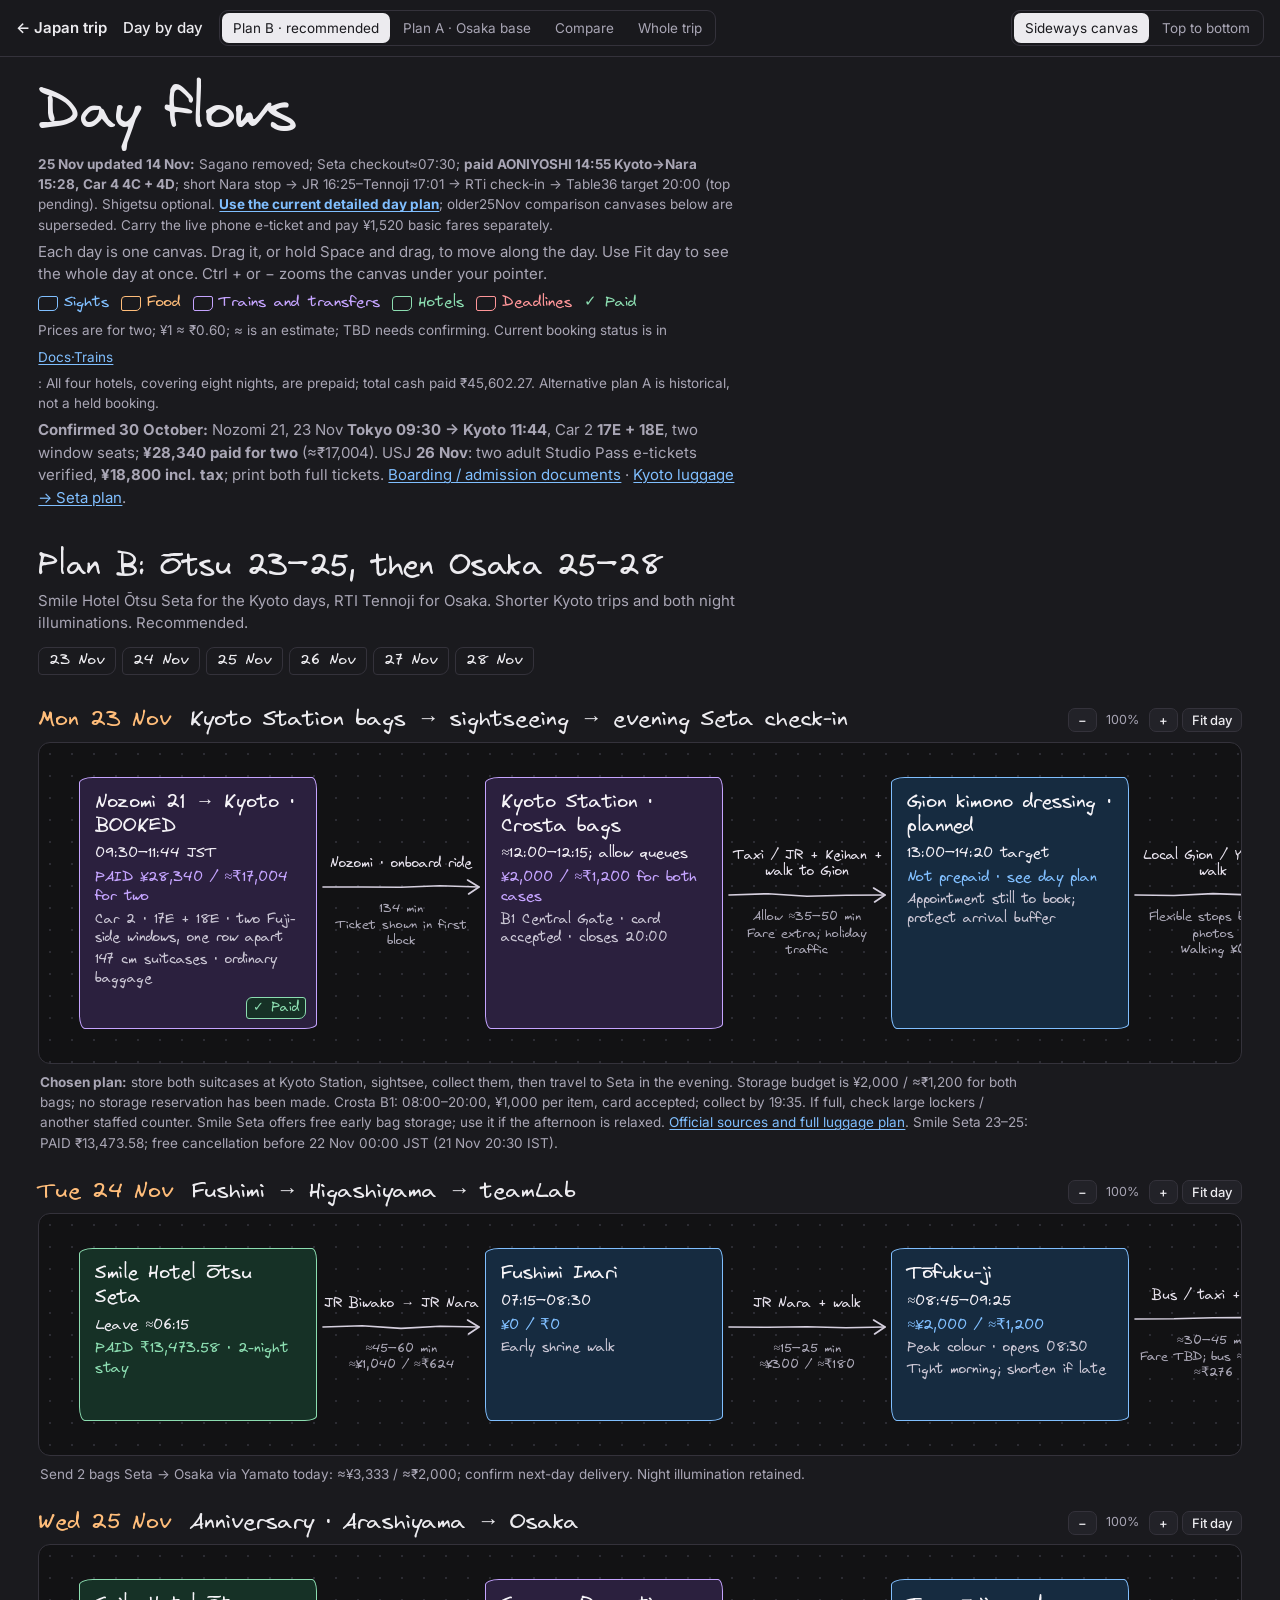
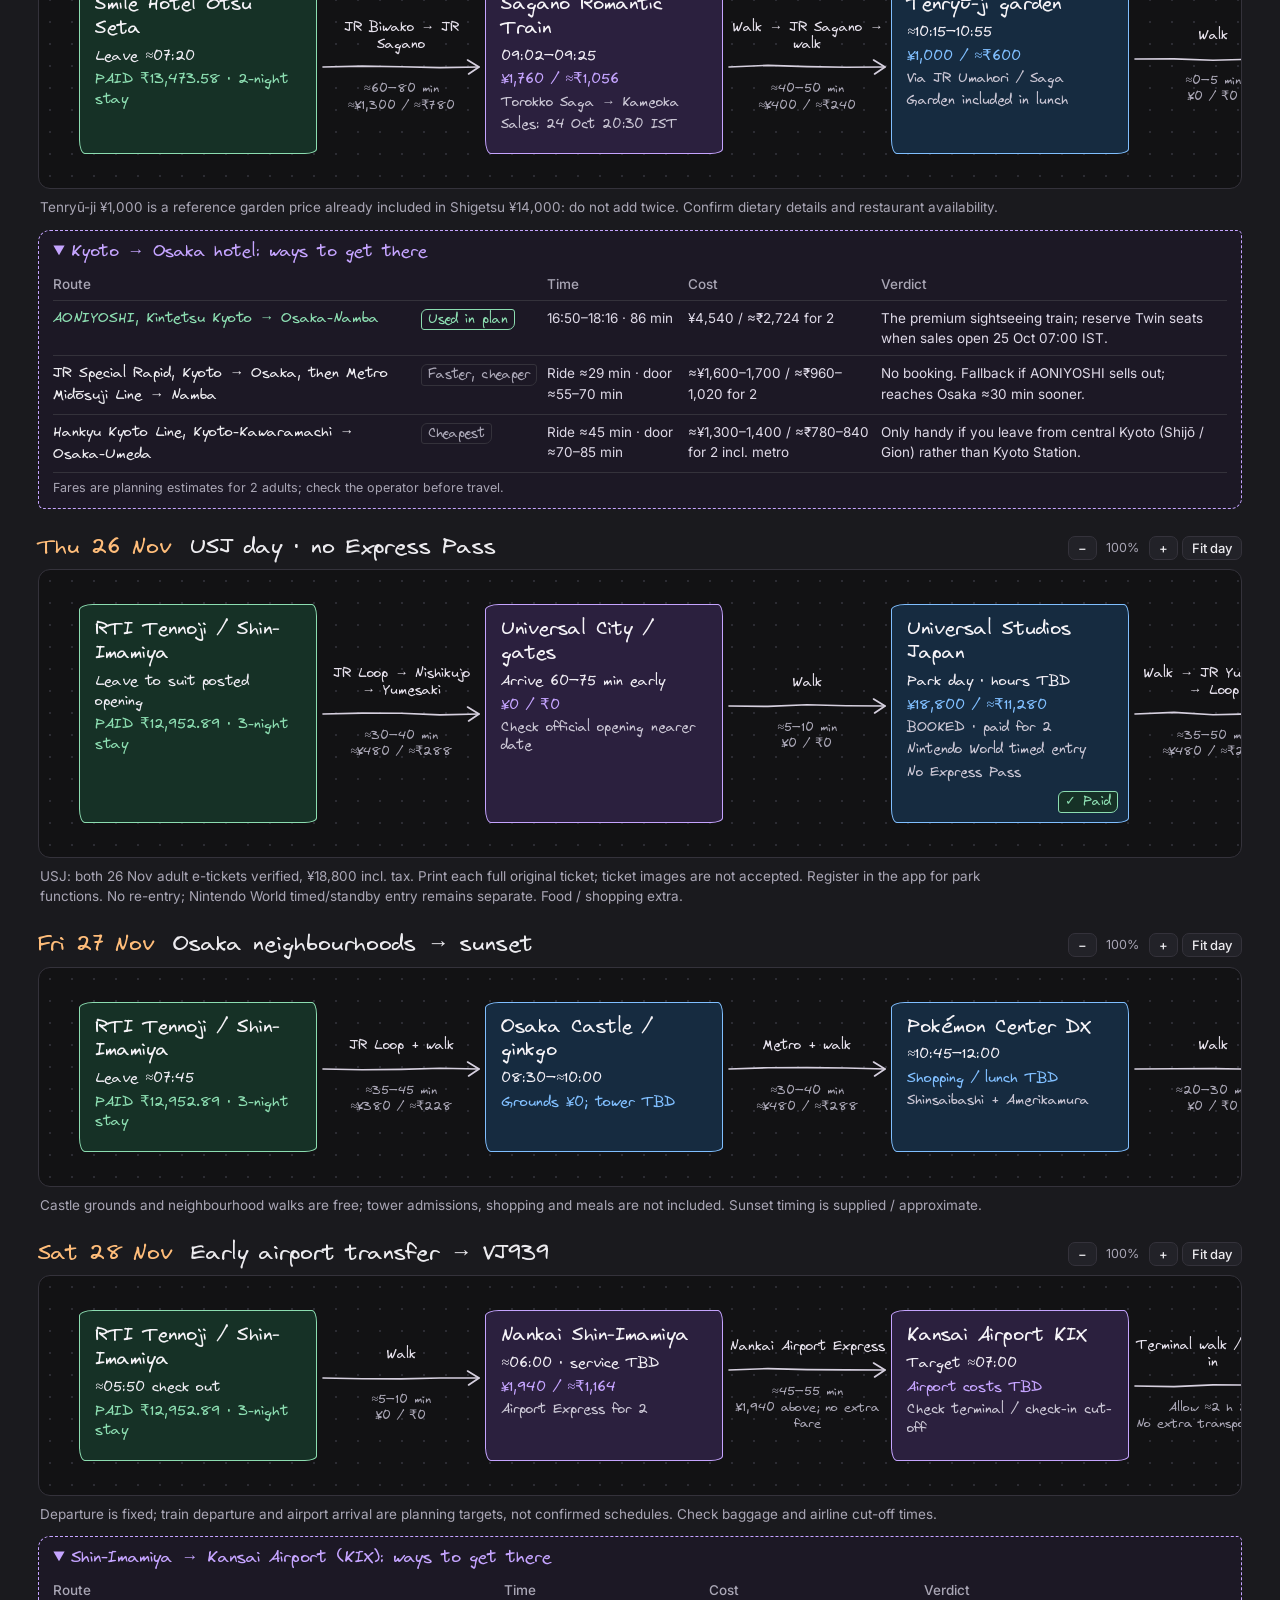
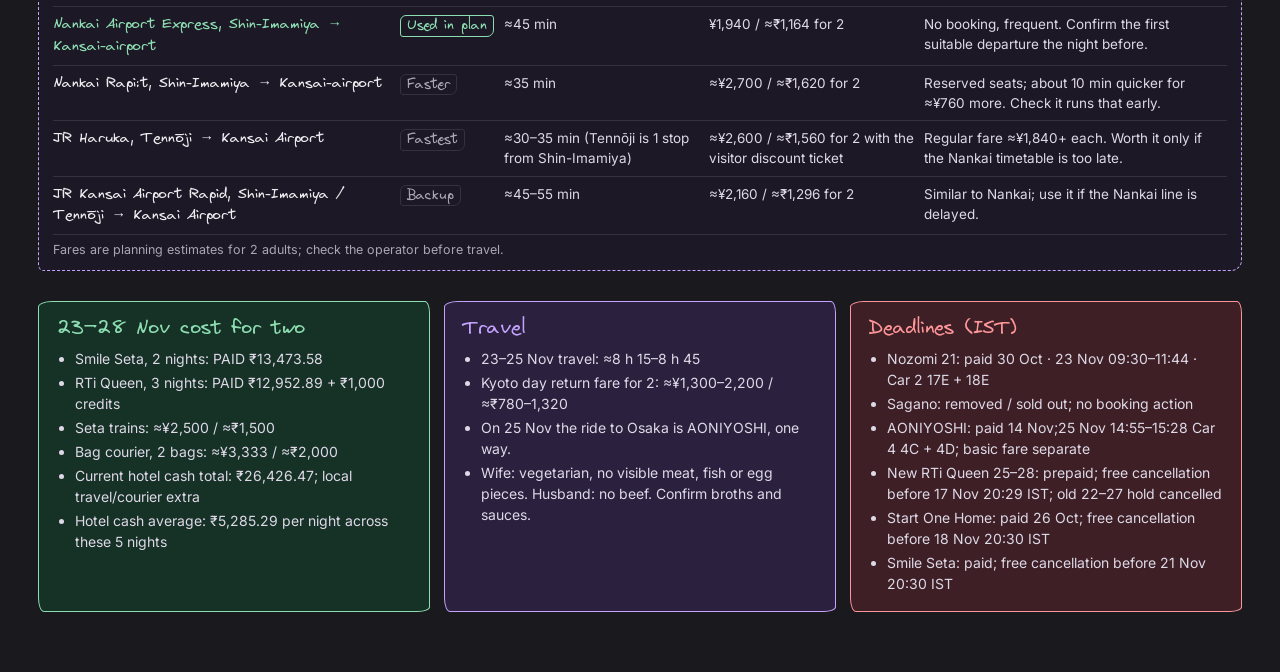
<file: flow.html>
<!doctype html><html lang="en" data-theme="dark"><head><meta charset="utf-8"><meta name="viewport" content="width=device-width,initial-scale=1"><meta name="robots" content="noindex,nofollow">
<title>Flow · Japan 2026</title>
<link rel="preload" href="assets/fonts/Virgil.woff2" as="font" type="font/woff2" crossorigin>
<link rel="preconnect" href="https://fonts.googleapis.com"><link rel="preconnect" href="https://fonts.gstatic.com" crossorigin><link href="https://fonts.googleapis.com/css2?family=Inter:wght@400;500;600&display=swap" rel="stylesheet">
<link rel="stylesheet" href="flow.css?v=mvisydk9"></head><body>
<input type="radio" name="plan" id="t-b" class="tab-input" checked><input type="radio" name="plan" id="t-a" class="tab-input"><input type="radio" name="plan" id="t-compare" class="tab-input"><input type="radio" name="plan" id="t-whole" class="tab-input">
<input type="radio" name="layout" id="l-canvas" class="tab-input" checked><input type="radio" name="layout" id="l-stack" class="tab-input">
<nav class="top"><a href="index.html" class="brand">← Japan trip</a><a href="plan.html" class="brand" style="font-weight:500">Day by day</a>
<div class="tabs" role="tablist"><label for="t-b" role="tab">Plan B · recommended</label><label for="t-a" role="tab">Plan A · Osaka base</label><label for="t-compare" role="tab">Compare</label><label for="t-whole" role="tab">Whole trip</label></div>
<div class="layout"><label for="l-canvas">Sideways canvas</label><label for="l-stack">Top to bottom</label></div></nav>
<main>
<header class="intro"><h1>Day flows</h1>
<p class="day-note"><b>25 Nov updated 14 Nov:</b> Sagano removed; Seta checkout≈07:30; <b>paid AONIYOSHI 14:55 Kyoto→Nara 15:28, Car 4 4C + 4D</b>; short Nara stop → JR 16:25–Tennoji 17:01 → RTi check-in → Table36 target 20:00 (top pending). Shigetsu optional. <a href="plan.html#d25"><b>Use the current detailed day plan</b></a>; older25Nov comparison canvases below are superseded. Carry the live phone e-ticket and pay ¥1,520 basic fares separately.</p>
<p>Each day is one canvas. Drag it, or hold Space and drag, to move along the day. Use Fit day to see the whole day at once. Ctrl + or − zooms the canvas under your pointer.</p>
<p class="legend"><span class="k sight">Sights</span><span class="k food">Food</span><span class="k train">Trains and transfers</span><span class="k hotel">Hotels</span><span class="k deadline">Deadlines</span><span class="k paid-k">✓ Paid</span> Prices are for two; ¥1 ≈ ₹0.60; ≈ is an estimate; TBD needs confirming. Current booking status is in <a href="travel-readiness.html">Docs·Trains</a>: All four hotels, covering eight nights, are prepaid; total cash paid ₹45,602.27. Alternative plan A is historical, not a held booking.</p><p><b>Confirmed 30 October:</b> Nozomi 21, 23 Nov <b>Tokyo 09:30 → Kyoto 11:44</b>, Car 2 <b>17E + 18E</b>, two window seats; <b>¥28,340 paid for two</b> (≈₹17,004). USJ <b>26 Nov</b>: two adult Studio Pass e-tickets verified, <b>¥18,800 incl. tax</b>; print both full tickets. <a href="travel-readiness.html#documents">Boarding / admission documents</a> · <a href="travel-readiness.html#kyoto-luggage">Kyoto luggage → Seta plan</a>.</p></header>
<section class="plan" id="plan-b">
<div class="plan-head"><h2>Plan B: Ōtsu 23–25, then Osaka 25–28</h2><p>Smile Hotel Ōtsu Seta for the Kyoto days, RTI Tennoji for Osaka. Shorter Kyoto trips and both night illuminations. Recommended.</p><nav class="days" aria-label="Jump to a day"><a href="#b-d0">23 Nov</a><a href="#b-d1">24 Nov</a><a href="#b-d2">25 Nov</a><a href="#b-d3">26 Nov</a><a href="#b-d4">27 Nov</a><a href="#b-d5">28 Nov</a></nav></div>
<section class="day" id="b-d0">
<header class="day-head"><h3><span class="date">Mon 23 Nov</span> Kyoto Station bags → sightseeing → evening Seta check-in</h3>
<div class="zoom" aria-label="Zoom this day"><button data-z="-" aria-label="Zoom out">−</button><output>100%</output><button data-z="+" aria-label="Zoom in">+</button><button data-z="fit">Fit day</button></div></header>
<div class="canvas" tabindex="0" aria-label="23 Nov · Mon plan, drag to move sideways"><div class="flow"><article class="node train">
<h4>Nozomi 21 → Kyoto · BOOKED</h4>
<p class="time">09:30–11:44 JST</p>
<p class="cost">PAID ¥28,340 / ≈₹17,004 for two</p>
<p class="note">Car 2 · 17E + 18E · two Fuji-side windows, one row apart</p><p class="note">147 cm suitcases · ordinary baggage</p><span class="paid">✓ Paid</span>

</article><div class="edge" role="presentation">
<svg class="h" viewBox="0 0 150 24" preserveAspectRatio="none" aria-hidden="true"><path d="M0.0 12.0 L37.5 12.0 L75.0 12.2 L112.5 10.8 L150.0 12.0"/><path d="M139 5 L150 12 L140 19"/></svg>
<svg class="v" viewBox="0 0 24 64" aria-hidden="true"><path d="M12.0 0.0 L11.2 16.0 L11.8 32.0 L12.0 48.0 L12.0 64.0"/><path d="M5 53 L12 64 L19 54"/></svg>
<span class="mode">Nozomi · onboard ride</span>
<span class="meta">134 min<br>Ticket shown in first block</span>
</div><article class="node train">
<h4>Kyoto Station · Crosta bags</h4>
<p class="time">≈12:00–12:15; allow queues</p>
<p class="cost">¥2,000 / ≈₹1,200 for both cases</p>
<p class="note">B1 Central Gate · card accepted · closes 20:00</p>

</article><div class="edge" role="presentation">
<svg class="h" viewBox="0 0 150 24" preserveAspectRatio="none" aria-hidden="true"><path d="M0.0 12.0 L37.5 10.7 L75.0 13.2 L112.5 12.3 L150.0 12.0"/><path d="M139 5 L150 12 L140 19"/></svg>
<svg class="v" viewBox="0 0 24 64" aria-hidden="true"><path d="M12.0 0.0 L11.7 16.0 L11.3 32.0 L12.9 48.0 L12.0 64.0"/><path d="M5 53 L12 64 L19 54"/></svg>
<span class="mode">Taxi / JR + Keihan + walk to Gion</span>
<span class="meta">Allow ≈35–50 min<br>Fare extra; holiday traffic</span>
</div><article class="node sight">
<h4>Gion kimono dressing · planned</h4>
<p class="time">13:00–14:20 target</p>
<p class="cost">Not prepaid · see day plan</p>
<p class="note">Appointment still to book; protect arrival buffer</p>

</article><div class="edge" role="presentation">
<svg class="h" viewBox="0 0 150 24" preserveAspectRatio="none" aria-hidden="true"><path d="M0.0 12.0 L37.5 12.5 L75.0 10.6 L112.5 12.0 L150.0 12.0"/><path d="M139 5 L150 12 L140 19"/></svg>
<svg class="v" viewBox="0 0 24 64" aria-hidden="true"><path d="M12.0 0.0 L11.2 16.0 L12.6 32.0 L10.9 48.0 L12.0 64.0"/><path d="M5 53 L12 64 L19 54"/></svg>
<span class="mode">Local Gion / Yasaka walk</span>
<span class="meta">Flexible stops before photos<br>Walking ¥0</span>
</div><article class="node sight">
<h4>Yasaka / anniversary photo walk</h4>
<p class="time">15:30–16:30 photo target</p>
<p class="cost">Not prepaid · photographer unconfirmed</p>
<p class="note">Return kimono around 17:00–17:30</p>

</article><div class="edge" role="presentation">
<svg class="h" viewBox="0 0 150 24" preserveAspectRatio="none" aria-hidden="true"><path d="M0.0 12.0 L37.5 12.2 L75.0 12.0 L112.5 11.0 L150.0 12.0"/><path d="M139 5 L150 12 L140 19"/></svg>
<svg class="v" viewBox="0 0 24 64" aria-hidden="true"><path d="M12.0 0.0 L10.6 16.0 L13.4 32.0 L13.5 48.0 L12.0 64.0"/><path d="M5 53 L12 64 L19 54"/></svg>
<span class="mode">Walk</span>
<span class="meta">≈15–25 min<br>¥0 / ₹0</span>
</div><article class="node sight">
<h4>Return kimono / Gion</h4>
<p class="time">≈17:00–17:30</p>
<p class="cost">Local stroll · see day plan</p>
<p class="note">Then Kōdai-ji; protect bag collection deadline</p>

</article><div class="edge" role="presentation">
<svg class="h" viewBox="0 0 150 24" preserveAspectRatio="none" aria-hidden="true"><path d="M0.0 12.0 L37.5 10.8 L75.0 11.8 L112.5 13.5 L150.0 12.0"/><path d="M139 5 L150 12 L140 19"/></svg>
<svg class="v" viewBox="0 0 24 64" aria-hidden="true"><path d="M12.0 0.0 L11.0 16.0 L11.7 32.0 L12.2 48.0 L12.0 64.0"/><path d="M5 53 L12 64 L19 54"/></svg>
<span class="mode">Walk</span>
<span class="meta">≈15–20 min<br>¥0 / ₹0</span>
</div><article class="node sight">
<h4>Kōdai-ji illumination</h4>
<p class="time">≈17:35–18:25</p>
<p class="cost">¥1,600 / ≈₹960</p>
<p class="note">Closes 21:30</p><p class="note">Projection show per supplied plan</p>

</article><div class="edge" role="presentation">
<svg class="h" viewBox="0 0 150 24" preserveAspectRatio="none" aria-hidden="true"><path d="M0.0 12.0 L37.5 12.5 L75.0 11.3 L112.5 10.9 L150.0 12.0"/><path d="M139 5 L150 12 L140 19"/></svg>
<svg class="v" viewBox="0 0 24 64" aria-hidden="true"><path d="M12.0 0.0 L13.6 16.0 L11.8 32.0 L11.1 48.0 L12.0 64.0"/><path d="M5 53 L12 64 L19 54"/></svg>
<span class="mode">Bus / taxi + walk</span>
<span class="meta">≈30–45 min<br>Fare TBD</span>
</div><article class="node train">
<h4>Kyoto Station / bags</h4>
<p class="time">≈19:15–19:35 bag collection</p>
<p class="cost">Crosta already budgeted · dinner extra</p>
<p class="note">Collect Crosta bags by 19:35, before 20:00 closure; dinner after pickup</p>

</article><div class="edge" role="presentation">
<svg class="h" viewBox="0 0 150 24" preserveAspectRatio="none" aria-hidden="true"><path d="M0.0 12.0 L37.5 12.2 L75.0 11.5 L112.5 10.9 L150.0 12.0"/><path d="M139 5 L150 12 L140 19"/></svg>
<svg class="v" viewBox="0 0 24 64" aria-hidden="true"><path d="M12.0 0.0 L12.9 16.0 L11.5 32.0 L11.5 48.0 L12.0 64.0"/><path d="M5 53 L12 64 L19 54"/></svg>
<span class="mode">JR Biwako (≈17–20 min ride) + walk</span>
<span class="meta">≈25–35 min<br>≈¥640 / ≈₹384</span>
</div><article class="node hotel">
<h4>Smile Hotel Ōtsu Seta</h4>
<p class="time">Check in ≈20:30–21:00</p>
<p class="cost">PAID ₹13,473.58 · 2-night stay</p>


</article></div></div>
<p class="day-note"><b>Chosen plan:</b> store both suitcases at Kyoto Station, sightsee, collect them, then travel to Seta in the evening. Storage budget is ¥2,000 / ≈₹1,200 for both bags; no storage reservation has been made. Crosta B1: 08:00–20:00, ¥1,000 per item, card accepted; collect by 19:35. If full, check large lockers / another staffed counter. Smile Seta offers free early bag storage; use it if the afternoon is relaxed. <a href="travel-readiness.html#kyoto-luggage">Official sources and full luggage plan</a>. Smile Seta 23–25: PAID ₹13,473.58; free cancellation before 22 Nov 00:00 JST (21 Nov 20:30 IST).</p>

</section><section class="day" id="b-d1">
<header class="day-head"><h3><span class="date">Tue 24 Nov</span> Fushimi → Higashiyama → teamLab</h3>
<div class="zoom" aria-label="Zoom this day"><button data-z="-" aria-label="Zoom out">−</button><output>100%</output><button data-z="+" aria-label="Zoom in">+</button><button data-z="fit">Fit day</button></div></header>
<div class="canvas" tabindex="0" aria-label="24 Nov · Tue plan, drag to move sideways"><div class="flow"><article class="node hotel">
<h4>Smile Hotel Ōtsu Seta</h4>
<p class="time">Leave ≈06:15</p>
<p class="cost">PAID ₹13,473.58 · 2-night stay</p>


</article><div class="edge" role="presentation">
<svg class="h" viewBox="0 0 150 24" preserveAspectRatio="none" aria-hidden="true"><path d="M0.0 12.0 L37.5 10.7 L75.0 13.4 L112.5 11.2 L150.0 12.0"/><path d="M139 5 L150 12 L140 19"/></svg>
<svg class="v" viewBox="0 0 24 64" aria-hidden="true"><path d="M12.0 0.0 L13.2 16.0 L11.9 32.0 L11.2 48.0 L12.0 64.0"/><path d="M5 53 L12 64 L19 54"/></svg>
<span class="mode">JR Biwako → JR Nara</span>
<span class="meta">≈45–60 min<br>≈¥1,040 / ≈₹624</span>
</div><article class="node sight">
<h4>Fushimi Inari</h4>
<p class="time">07:15–08:30</p>
<p class="cost">¥0 / ₹0</p>
<p class="note">Early shrine walk</p>

</article><div class="edge" role="presentation">
<svg class="h" viewBox="0 0 150 24" preserveAspectRatio="none" aria-hidden="true"><path d="M0.0 12.0 L37.5 12.3 L75.0 11.7 L112.5 12.8 L150.0 12.0"/><path d="M139 5 L150 12 L140 19"/></svg>
<svg class="v" viewBox="0 0 24 64" aria-hidden="true"><path d="M12.0 0.0 L12.5 16.0 L10.8 32.0 L11.1 48.0 L12.0 64.0"/><path d="M5 53 L12 64 L19 54"/></svg>
<span class="mode">JR Nara + walk</span>
<span class="meta">≈15–25 min<br>≈¥300 / ≈₹180</span>
</div><article class="node sight">
<h4>Tōfuku-ji</h4>
<p class="time">≈08:45–09:25</p>
<p class="cost">≈¥2,000 / ≈₹1,200</p>
<p class="note">Peak colour · opens 08:30</p><p class="note">Tight morning; shorten if late</p>

</article><div class="edge" role="presentation">
<svg class="h" viewBox="0 0 150 24" preserveAspectRatio="none" aria-hidden="true"><path d="M0.0 12.0 L37.5 11.8 L75.0 10.7 L112.5 10.6 L150.0 12.0"/><path d="M139 5 L150 12 L140 19"/></svg>
<svg class="v" viewBox="0 0 24 64" aria-hidden="true"><path d="M12.0 0.0 L11.7 16.0 L12.6 32.0 L12.5 48.0 L12.0 64.0"/><path d="M5 53 L12 64 L19 54"/></svg>
<span class="mode">Bus / taxi + walk</span>
<span class="meta">≈30–45 min<br>Fare TBD; bus ≈¥460 / ≈₹276</span>
</div><article class="node sight">
<h4>Kiyomizu-dera</h4>
<p class="time">10:30–12:00</p>
<p class="cost">¥1,000 / ≈₹600</p>


</article><div class="edge" role="presentation">
<svg class="h" viewBox="0 0 150 24" preserveAspectRatio="none" aria-hidden="true"><path d="M0.0 12.0 L37.5 13.5 L75.0 11.4 L112.5 11.8 L150.0 12.0"/><path d="M139 5 L150 12 L140 19"/></svg>
<svg class="v" viewBox="0 0 24 64" aria-hidden="true"><path d="M12.0 0.0 L12.0 16.0 L11.8 32.0 L13.1 48.0 L12.0 64.0"/><path d="M5 53 L12 64 L19 54"/></svg>
<span class="mode">Walk</span>
<span class="meta">≈15–25 min<br>¥0 / ₹0</span>
</div><article class="node food">
<h4>UNO Gion lunch</h4>
<p class="time">≈12:15–13:00</p>
<p class="cost">Meal cost TBD</p>
<p class="note">Vegetarian request; no beef</p>

</article><div class="edge" role="presentation">
<svg class="h" viewBox="0 0 150 24" preserveAspectRatio="none" aria-hidden="true"><path d="M0.0 12.0 L37.5 11.8 L75.0 11.8 L112.5 11.2 L150.0 12.0"/><path d="M139 5 L150 12 L140 19"/></svg>
<svg class="v" viewBox="0 0 24 64" aria-hidden="true"><path d="M12.0 0.0 L11.2 16.0 L12.8 32.0 L10.8 48.0 L12.0 64.0"/><path d="M5 53 L12 64 L19 54"/></svg>
<span class="mode">Bus / taxi + walk</span>
<span class="meta">≈35–50 min<br>Fare TBD; bus ≈¥460 / ≈₹276</span>
</div><article class="node sight">
<h4>teamLab Biovortex</h4>
<p class="time">Entry 14:30–15:00</p>
<p class="cost">¥8,200 / ≈₹4,920</p>
<p class="note">Visit ≈14:30–17:30</p><p class="note">BOOKED · paid for 2</p>
<span class="paid">✓ Paid</span>
</article><div class="edge" role="presentation">
<svg class="h" viewBox="0 0 150 24" preserveAspectRatio="none" aria-hidden="true"><path d="M0.0 12.0 L37.5 11.3 L75.0 12.9 L112.5 13.1 L150.0 12.0"/><path d="M139 5 L150 12 L140 19"/></svg>
<svg class="v" viewBox="0 0 24 64" aria-hidden="true"><path d="M12.0 0.0 L13.5 16.0 L13.4 32.0 L13.2 48.0 L12.0 64.0"/><path d="M5 53 L12 64 L19 54"/></svg>
<span class="mode">Walk / short taxi</span>
<span class="meta">≈15–25 min<br>Walk ¥0; taxi TBD</span>
</div><article class="node sight">
<h4>Tō-ji night illumination</h4>
<p class="time">≈18:00–19:00</p>
<p class="cost">≈¥2,000 / ≈₹1,200</p>
<p class="note">Open to 21:30</p>

</article><div class="edge" role="presentation">
<svg class="h" viewBox="0 0 150 24" preserveAspectRatio="none" aria-hidden="true"><path d="M0.0 12.0 L37.5 12.8 L75.0 12.4 L112.5 12.2 L150.0 12.0"/><path d="M139 5 L150 12 L140 19"/></svg>
<svg class="v" viewBox="0 0 24 64" aria-hidden="true"><path d="M12.0 0.0 L10.5 16.0 L11.4 32.0 L11.5 48.0 L12.0 64.0"/><path d="M5 53 L12 64 L19 54"/></svg>
<span class="mode">Walk → JR Biwako</span>
<span class="meta">≈40–50 min<br>≈¥640 / ≈₹384</span>
</div><article class="node hotel">
<h4>Smile Hotel Ōtsu Seta</h4>
<p class="time">Return ≈20:00</p>
<p class="cost">PAID ₹13,473.58 · 2-night stay</p>


</article></div></div>
<p class="day-note">Send 2 bags Seta → Osaka via Yamato today: ≈¥3,333 / ≈₹2,000; confirm next-day delivery. Night illumination retained.</p>

</section><section class="day" id="b-d2">
<header class="day-head"><h3><span class="date">Wed 25 Nov</span> Anniversary · Arashiyama → Osaka</h3>
<div class="zoom" aria-label="Zoom this day"><button data-z="-" aria-label="Zoom out">−</button><output>100%</output><button data-z="+" aria-label="Zoom in">+</button><button data-z="fit">Fit day</button></div></header>
<div class="canvas" tabindex="0" aria-label="25 Nov · Wed plan, drag to move sideways"><div class="flow"><article class="node hotel">
<h4>Smile Hotel Ōtsu Seta</h4>
<p class="time">Leave ≈07:20</p>
<p class="cost">PAID ₹13,473.58 · 2-night stay</p>


</article><div class="edge" role="presentation">
<svg class="h" viewBox="0 0 150 24" preserveAspectRatio="none" aria-hidden="true"><path d="M0.0 12.0 L37.5 11.1 L75.0 11.7 L112.5 12.6 L150.0 12.0"/><path d="M139 5 L150 12 L140 19"/></svg>
<svg class="v" viewBox="0 0 24 64" aria-hidden="true"><path d="M12.0 0.0 L12.8 16.0 L11.3 32.0 L13.5 48.0 L12.0 64.0"/><path d="M5 53 L12 64 L19 54"/></svg>
<span class="mode">JR Biwako → JR Sagano</span>
<span class="meta">≈60–80 min<br>≈¥1,300 / ≈₹780</span>
</div><article class="node train">
<h4>Sagano Romantic Train</h4>
<p class="time">09:02–09:25</p>
<p class="cost">¥1,760 / ≈₹1,056</p>
<p class="note">Torokko Saga → Kameoka</p><p class="note">Sales: 24 Oct 20:30 IST</p>

</article><div class="edge" role="presentation">
<svg class="h" viewBox="0 0 150 24" preserveAspectRatio="none" aria-hidden="true"><path d="M0.0 12.0 L37.5 10.4 L75.0 11.6 L112.5 12.3 L150.0 12.0"/><path d="M139 5 L150 12 L140 19"/></svg>
<svg class="v" viewBox="0 0 24 64" aria-hidden="true"><path d="M12.0 0.0 L11.8 16.0 L10.7 32.0 L13.6 48.0 L12.0 64.0"/><path d="M5 53 L12 64 L19 54"/></svg>
<span class="mode">Walk → JR Sagano → walk</span>
<span class="meta">≈40–50 min<br>≈¥400 / ≈₹240</span>
</div><article class="node sight">
<h4>Tenryū-ji garden</h4>
<p class="time">≈10:15–10:55</p>
<p class="cost">¥1,000 / ≈₹600</p>
<p class="note">Via JR Umahori / Saga</p><p class="note">Garden included in lunch</p>

</article><div class="edge" role="presentation">
<svg class="h" viewBox="0 0 150 24" preserveAspectRatio="none" aria-hidden="true"><path d="M0.0 12.0 L37.5 11.9 L75.0 13.2 L112.5 12.3 L150.0 12.0"/><path d="M139 5 L150 12 L140 19"/></svg>
<svg class="v" viewBox="0 0 24 64" aria-hidden="true"><path d="M12.0 0.0 L11.9 16.0 L10.8 32.0 L12.9 48.0 L12.0 64.0"/><path d="M5 53 L12 64 L19 54"/></svg>
<span class="mode">Walk</span>
<span class="meta">≈0–5 min<br>¥0 / ₹0</span>
</div><article class="node food">
<h4>Shigetsu shojin lunch</h4>
<p class="time">11:00 · allow ≈75 min</p>
<p class="cost">¥14,000 / ≈₹8,400</p>
<p class="note">Includes garden fee</p><p class="note">Vegetarian Buddhist cuisine</p>

</article><div class="edge" role="presentation">
<svg class="h" viewBox="0 0 150 24" preserveAspectRatio="none" aria-hidden="true"><path d="M0.0 12.0 L37.5 13.3 L75.0 11.2 L112.5 10.5 L150.0 12.0"/><path d="M139 5 L150 12 L140 19"/></svg>
<svg class="v" viewBox="0 0 24 64" aria-hidden="true"><path d="M12.0 0.0 L10.9 16.0 L12.7 32.0 L12.6 48.0 L12.0 64.0"/><path d="M5 53 L12 64 L19 54"/></svg>
<span class="mode">Randen + bus + walk</span>
<span class="meta">≈45–60 min<br>≈¥960 / ≈₹576</span>
</div><article class="node sight">
<h4>Optional Kinkaku-ji</h4>
<p class="time">13:15–14:00</p>
<p class="cost">Admission TBD</p>
<p class="note">Alternative: Ōkōchi Sansō</p><p class="note">Choose one; allow station buffer</p>

</article><div class="edge" role="presentation">
<svg class="h" viewBox="0 0 150 24" preserveAspectRatio="none" aria-hidden="true"><path d="M0.0 12.0 L37.5 12.5 L75.0 13.2 L112.5 11.1 L150.0 12.0"/><path d="M139 5 L150 12 L140 19"/></svg>
<svg class="v" viewBox="0 0 24 64" aria-hidden="true"><path d="M12.0 0.0 L13.1 16.0 L10.9 32.0 L10.5 48.0 L12.0 64.0"/><path d="M5 53 L12 64 L19 54"/></svg>
<span class="mode">Bus / taxi → Kyoto Station</span>
<span class="meta">≈45–60 min<br>Fare TBD</span>
</div><article class="node train">
<h4>AONIYOSHI → Namba</h4>
<p class="time">16:50–18:16</p>
<p class="cost">¥4,540 / ≈₹2,724</p>
<p class="note">Board at Kintetsu Kyoto</p><p class="note">Sales: 25 Oct 07:00 IST</p>

</article><div class="edge" role="presentation">
<svg class="h" viewBox="0 0 150 24" preserveAspectRatio="none" aria-hidden="true"><path d="M0.0 12.0 L37.5 10.7 L75.0 10.5 L112.5 12.1 L150.0 12.0"/><path d="M139 5 L150 12 L140 19"/></svg>
<svg class="v" viewBox="0 0 24 64" aria-hidden="true"><path d="M12.0 0.0 L13.1 16.0 L13.1 32.0 L10.9 48.0 L12.0 64.0"/><path d="M5 53 L12 64 L19 54"/></svg>
<span class="mode">Nankai Namba: walk</span>
<span class="meta">≈10–20 min<br>¥0 / ₹0</span>
</div><article class="node food">
<h4>Table36 + Hōzen-ji</h4>
<p class="time">Dinner 20:00</p>
<p class="cost">≈¥13,000–16,000 / ≈₹7,800–9,600</p>
<p class="note">Swissôtel Nankai 36F</p><p class="note">Hōzen-ji after · no beef</p>

</article><div class="edge" role="presentation">
<svg class="h" viewBox="0 0 150 24" preserveAspectRatio="none" aria-hidden="true"><path d="M0.0 12.0 L37.5 12.0 L75.0 10.6 L112.5 11.3 L150.0 12.0"/><path d="M139 5 L150 12 L140 19"/></svg>
<svg class="v" viewBox="0 0 24 64" aria-hidden="true"><path d="M12.0 0.0 L12.0 16.0 L10.6 32.0 L11.5 48.0 L12.0 64.0"/><path d="M5 53 L12 64 L19 54"/></svg>
<span class="mode">Walk → Nankai local → walk</span>
<span class="meta">≈20–35 min<br>≈¥360 / ≈₹216</span>
</div><article class="node hotel">
<h4>RTI Tennoji / Shin-Imamiya</h4>
<p class="time">Overnight in Osaka</p>
<p class="cost">PAID ₹12,952.89 · 3-night stay</p>


</article></div></div>
<p class="day-note">Tenryū-ji ¥1,000 is a reference garden price already included in Shigetsu ¥14,000: do not add twice. Confirm dietary details and restaurant availability.</p>
<details class="alts" open><summary>Kyoto → Osaka hotel: ways to get there</summary><div class="alt-wrap"><table><thead><tr><th>Route</th><th></th><th>Time</th><th>Cost</th><th>Verdict</th></tr></thead><tbody><tr class="used"><td>AONIYOSHI, Kintetsu Kyoto → Osaka-Namba</td><td><span class="tag">Used in plan</span></td><td>16:50–18:16 · 86 min</td><td>¥4,540 / ≈₹2,724 for 2</td><td>The premium sightseeing train; reserve Twin seats when sales open 25 Oct 07:00 IST.</td></tr><tr><td>JR Special Rapid, Kyoto → Osaka, then Metro Midōsuji Line → Namba</td><td><span class="tag">Faster, cheaper</span></td><td>Ride ≈29 min · door ≈55–70 min</td><td>≈¥1,600–1,700 / ≈₹960–1,020 for 2</td><td>No booking. Fallback if AONIYOSHI sells out; reaches Osaka ≈30 min sooner.</td></tr><tr><td>Hankyu Kyoto Line, Kyoto-Kawaramachi → Osaka-Umeda</td><td><span class="tag">Cheapest</span></td><td>Ride ≈45 min · door ≈70–85 min</td><td>≈¥1,300–1,400 / ≈₹780–840 for 2 incl. metro</td><td>Only handy if you leave from central Kyoto (Shijō / Gion) rather than Kyoto Station.</td></tr></tbody></table></div><p class="alt-src">Fares are planning estimates for 2 adults; check the operator before travel.</p></details>
</section><section class="day" id="b-d3">
<header class="day-head"><h3><span class="date">Thu 26 Nov</span> USJ day · no Express Pass</h3>
<div class="zoom" aria-label="Zoom this day"><button data-z="-" aria-label="Zoom out">−</button><output>100%</output><button data-z="+" aria-label="Zoom in">+</button><button data-z="fit">Fit day</button></div></header>
<div class="canvas" tabindex="0" aria-label="26 Nov · Thu plan, drag to move sideways"><div class="flow"><article class="node hotel">
<h4>RTI Tennoji / Shin-Imamiya</h4>
<p class="time">Leave to suit posted opening</p>
<p class="cost">PAID ₹12,952.89 · 3-night stay</p>


</article><div class="edge" role="presentation">
<svg class="h" viewBox="0 0 150 24" preserveAspectRatio="none" aria-hidden="true"><path d="M0.0 12.0 L37.5 11.1 L75.0 11.3 L112.5 12.9 L150.0 12.0"/><path d="M139 5 L150 12 L140 19"/></svg>
<svg class="v" viewBox="0 0 24 64" aria-hidden="true"><path d="M12.0 0.0 L10.8 16.0 L10.9 32.0 L10.4 48.0 L12.0 64.0"/><path d="M5 53 L12 64 L19 54"/></svg>
<span class="mode">JR Loop → Nishikujo → Yumesaki</span>
<span class="meta">≈30–40 min<br>≈¥480 / ≈₹288</span>
</div><article class="node train">
<h4>Universal City / gates</h4>
<p class="time">Arrive 60–75 min early</p>
<p class="cost">¥0 / ₹0</p>
<p class="note">Check official opening nearer date</p>

</article><div class="edge" role="presentation">
<svg class="h" viewBox="0 0 150 24" preserveAspectRatio="none" aria-hidden="true"><path d="M0.0 12.0 L37.5 12.4 L75.0 10.7 L112.5 11.7 L150.0 12.0"/><path d="M139 5 L150 12 L140 19"/></svg>
<svg class="v" viewBox="0 0 24 64" aria-hidden="true"><path d="M12.0 0.0 L10.7 16.0 L11.9 32.0 L11.7 48.0 L12.0 64.0"/><path d="M5 53 L12 64 L19 54"/></svg>
<span class="mode">Walk</span>
<span class="meta">≈5–10 min<br>¥0 / ₹0</span>
</div><article class="node sight">
<h4>Universal Studios Japan</h4>
<p class="time">Park day · hours TBD</p>
<p class="cost">¥18,800 / ≈₹11,280</p>
<p class="note">BOOKED · paid for 2</p><p class="note">Nintendo World timed entry</p><p class="note">No Express Pass</p>
<span class="paid">✓ Paid</span>
</article><div class="edge" role="presentation">
<svg class="h" viewBox="0 0 150 24" preserveAspectRatio="none" aria-hidden="true"><path d="M0.0 12.0 L37.5 10.4 L75.0 12.8 L112.5 11.8 L150.0 12.0"/><path d="M139 5 L150 12 L140 19"/></svg>
<svg class="v" viewBox="0 0 24 64" aria-hidden="true"><path d="M12.0 0.0 L12.8 16.0 L11.5 32.0 L13.4 48.0 L12.0 64.0"/><path d="M5 53 L12 64 L19 54"/></svg>
<span class="mode">Walk → JR Yumesaki → Loop</span>
<span class="meta">≈35–50 min<br>≈¥480 / ≈₹288</span>
</div><article class="node hotel">
<h4>RTI Tennoji / Shin-Imamiya</h4>
<p class="time">Return after park</p>
<p class="cost">PAID ₹12,952.89 · 3-night stay</p>


</article></div></div>
<p class="day-note">USJ: both 26 Nov adult e-tickets verified, ¥18,800 incl. tax. Print each full original ticket; ticket images are not accepted. Register in the app for park functions. No re-entry; Nintendo World timed/standby entry remains separate. Food / shopping extra.</p>

</section><section class="day" id="b-d4">
<header class="day-head"><h3><span class="date">Fri 27 Nov</span> Osaka neighbourhoods → sunset</h3>
<div class="zoom" aria-label="Zoom this day"><button data-z="-" aria-label="Zoom out">−</button><output>100%</output><button data-z="+" aria-label="Zoom in">+</button><button data-z="fit">Fit day</button></div></header>
<div class="canvas" tabindex="0" aria-label="27 Nov · Fri plan, drag to move sideways"><div class="flow"><article class="node hotel">
<h4>RTI Tennoji / Shin-Imamiya</h4>
<p class="time">Leave ≈07:45</p>
<p class="cost">PAID ₹12,952.89 · 3-night stay</p>


</article><div class="edge" role="presentation">
<svg class="h" viewBox="0 0 150 24" preserveAspectRatio="none" aria-hidden="true"><path d="M0.0 12.0 L37.5 12.7 L75.0 12.4 L112.5 11.3 L150.0 12.0"/><path d="M139 5 L150 12 L140 19"/></svg>
<svg class="v" viewBox="0 0 24 64" aria-hidden="true"><path d="M12.0 0.0 L11.6 16.0 L10.6 32.0 L13.2 48.0 L12.0 64.0"/><path d="M5 53 L12 64 L19 54"/></svg>
<span class="mode">JR Loop + walk</span>
<span class="meta">≈35–45 min<br>≈¥380 / ≈₹228</span>
</div><article class="node sight">
<h4>Osaka Castle / ginkgo</h4>
<p class="time">08:30–≈10:00</p>
<p class="cost">Grounds ¥0; tower TBD</p>


</article><div class="edge" role="presentation">
<svg class="h" viewBox="0 0 150 24" preserveAspectRatio="none" aria-hidden="true"><path d="M0.0 12.0 L37.5 10.7 L75.0 10.6 L112.5 11.0 L150.0 12.0"/><path d="M139 5 L150 12 L140 19"/></svg>
<svg class="v" viewBox="0 0 24 64" aria-hidden="true"><path d="M12.0 0.0 L11.4 16.0 L10.5 32.0 L12.3 48.0 L12.0 64.0"/><path d="M5 53 L12 64 L19 54"/></svg>
<span class="mode">Metro + walk</span>
<span class="meta">≈30–40 min<br>≈¥480 / ≈₹288</span>
</div><article class="node sight">
<h4>Pokémon Center DX</h4>
<p class="time">≈10:45–12:00</p>
<p class="cost">Shopping / lunch TBD</p>
<p class="note">Shinsaibashi + Amerikamura</p>

</article><div class="edge" role="presentation">
<svg class="h" viewBox="0 0 150 24" preserveAspectRatio="none" aria-hidden="true"><path d="M0.0 12.0 L37.5 11.8 L75.0 11.6 L112.5 12.1 L150.0 12.0"/><path d="M139 5 L150 12 L140 19"/></svg>
<svg class="v" viewBox="0 0 24 64" aria-hidden="true"><path d="M12.0 0.0 L13.3 16.0 L12.1 32.0 L11.7 48.0 L12.0 64.0"/><path d="M5 53 L12 64 L19 54"/></svg>
<span class="mode">Walk</span>
<span class="meta">≈20–30 min<br>¥0 / ₹0</span>
</div><article class="node sight">
<h4>Den Den Town / Bic</h4>
<p class="time">≈12:30–14:00</p>
<p class="cost">Shopping TBD</p>
<p class="note">Namba · lunch flexible</p>

</article><div class="edge" role="presentation">
<svg class="h" viewBox="0 0 150 24" preserveAspectRatio="none" aria-hidden="true"><path d="M0.0 12.0 L37.5 10.8 L75.0 13.3 L112.5 12.5 L150.0 12.0"/><path d="M139 5 L150 12 L140 19"/></svg>
<svg class="v" viewBox="0 0 24 64" aria-hidden="true"><path d="M12.0 0.0 L12.0 16.0 L13.3 32.0 L12.6 48.0 L12.0 64.0"/><path d="M5 53 L12 64 L19 54"/></svg>
<span class="mode">Walk</span>
<span class="meta">≈20–25 min<br>¥0 / ₹0</span>
</div><article class="node sight">
<h4>Shinsekai / Tsutenkaku</h4>
<p class="time">≈14:30–15:15</p>
<p class="cost">Streets ¥0; tower TBD</p>


</article><div class="edge" role="presentation">
<svg class="h" viewBox="0 0 150 24" preserveAspectRatio="none" aria-hidden="true"><path d="M0.0 12.0 L37.5 11.9 L75.0 13.5 L112.5 13.2 L150.0 12.0"/><path d="M139 5 L150 12 L140 19"/></svg>
<svg class="v" viewBox="0 0 24 64" aria-hidden="true"><path d="M12.0 0.0 L11.7 16.0 L12.0 32.0 L12.6 48.0 L12.0 64.0"/><path d="M5 53 L12 64 L19 54"/></svg>
<span class="mode">Walk / Metro + walk</span>
<span class="meta">≈20–30 min<br>Walk ¥0; Metro fare TBD</span>
</div><article class="node sight">
<h4>Abeno Harukas sunset</h4>
<p class="time">16:15 · arrive ≈15:45</p>
<p class="cost">≈¥4,000 / ≈₹2,400</p>


</article><div class="edge" role="presentation">
<svg class="h" viewBox="0 0 150 24" preserveAspectRatio="none" aria-hidden="true"><path d="M0.0 12.0 L37.5 12.9 L75.0 13.3 L112.5 12.1 L150.0 12.0"/><path d="M139 5 L150 12 L140 19"/></svg>
<svg class="v" viewBox="0 0 24 64" aria-hidden="true"><path d="M12.0 0.0 L13.6 16.0 L12.4 32.0 L13.1 48.0 L12.0 64.0"/><path d="M5 53 L12 64 L19 54"/></svg>
<span class="mode">Metro Midōsuji + walk</span>
<span class="meta">≈20–30 min<br>≈¥480 / ≈₹288</span>
</div><article class="node food">
<h4>Last Dōtonbori night</h4>
<p class="time">≈18:00–20:00</p>
<p class="cost">Dinner cost TBD</p>
<p class="note">Vegetarian request; no beef</p>

</article><div class="edge" role="presentation">
<svg class="h" viewBox="0 0 150 24" preserveAspectRatio="none" aria-hidden="true"><path d="M0.0 12.0 L37.5 11.8 L75.0 10.6 L112.5 13.5 L150.0 12.0"/><path d="M139 5 L150 12 L140 19"/></svg>
<svg class="v" viewBox="0 0 24 64" aria-hidden="true"><path d="M12.0 0.0 L12.2 16.0 L12.5 32.0 L11.7 48.0 L12.0 64.0"/><path d="M5 53 L12 64 L19 54"/></svg>
<span class="mode">Nankai local + walk</span>
<span class="meta">≈15–25 min<br>≈¥360 / ≈₹216</span>
</div><article class="node hotel">
<h4>RTI Tennoji / Shin-Imamiya</h4>
<p class="time">Return ≈20:30</p>
<p class="cost">PAID ₹12,952.89 · 3-night stay</p>


</article></div></div>
<p class="day-note">Castle grounds and neighbourhood walks are free; tower admissions, shopping and meals are not included. Sunset timing is supplied / approximate.</p>

</section><section class="day" id="b-d5">
<header class="day-head"><h3><span class="date">Sat 28 Nov</span> Early airport transfer → VJ939</h3>
<div class="zoom" aria-label="Zoom this day"><button data-z="-" aria-label="Zoom out">−</button><output>100%</output><button data-z="+" aria-label="Zoom in">+</button><button data-z="fit">Fit day</button></div></header>
<div class="canvas" tabindex="0" aria-label="28 Nov · Sat plan, drag to move sideways"><div class="flow"><article class="node hotel">
<h4>RTI Tennoji / Shin-Imamiya</h4>
<p class="time">≈05:50 check out</p>
<p class="cost">PAID ₹12,952.89 · 3-night stay</p>


</article><div class="edge" role="presentation">
<svg class="h" viewBox="0 0 150 24" preserveAspectRatio="none" aria-hidden="true"><path d="M0.0 12.0 L37.5 12.8 L75.0 12.9 L112.5 12.0 L150.0 12.0"/><path d="M139 5 L150 12 L140 19"/></svg>
<svg class="v" viewBox="0 0 24 64" aria-hidden="true"><path d="M12.0 0.0 L11.8 16.0 L13.2 32.0 L12.7 48.0 L12.0 64.0"/><path d="M5 53 L12 64 L19 54"/></svg>
<span class="mode">Walk</span>
<span class="meta">≈5–10 min<br>¥0 / ₹0</span>
</div><article class="node train">
<h4>Nankai Shin-Imamiya</h4>
<p class="time">≈06:00 · service TBD</p>
<p class="cost">¥1,940 / ≈₹1,164</p>
<p class="note">Airport Express for 2</p>

</article><div class="edge" role="presentation">
<svg class="h" viewBox="0 0 150 24" preserveAspectRatio="none" aria-hidden="true"><path d="M0.0 12.0 L37.5 10.6 L75.0 11.6 L112.5 11.9 L150.0 12.0"/><path d="M139 5 L150 12 L140 19"/></svg>
<svg class="v" viewBox="0 0 24 64" aria-hidden="true"><path d="M12.0 0.0 L13.6 16.0 L12.5 32.0 L10.9 48.0 L12.0 64.0"/><path d="M5 53 L12 64 L19 54"/></svg>
<span class="mode">Nankai Airport Express</span>
<span class="meta">≈45–55 min<br>¥1,940 above; no extra fare</span>
</div><article class="node train">
<h4>Kansai Airport KIX</h4>
<p class="time">Target ≈07:00</p>
<p class="cost">Airport costs TBD</p>
<p class="note">Check terminal / check-in cut-off</p>

</article><div class="edge" role="presentation">
<svg class="h" viewBox="0 0 150 24" preserveAspectRatio="none" aria-hidden="true"><path d="M0.0 12.0 L37.5 12.6 L75.0 10.9 L112.5 11.0 L150.0 12.0"/><path d="M139 5 L150 12 L140 19"/></svg>
<svg class="v" viewBox="0 0 24 64" aria-hidden="true"><path d="M12.0 0.0 L12.1 16.0 L11.4 32.0 L10.5 48.0 L12.0 64.0"/><path d="M5 53 L12 64 L19 54"/></svg>
<span class="mode">Terminal walk / check-in</span>
<span class="meta">Allow ≈2 h 20<br>No extra transport fare</span>
</div><article class="node train">
<h4>VJ939 departs KIX</h4>
<p class="time">09:20</p>
<p class="cost">Flight fare not supplied</p>
<p class="note">Airport Express timetable TBD</p>

</article></div></div>
<p class="day-note">Departure is fixed; train departure and airport arrival are planning targets, not confirmed schedules. Check baggage and airline cut-off times.</p>
<details class="alts" open><summary>Shin-Imamiya → Kansai Airport (KIX): ways to get there</summary><div class="alt-wrap"><table><thead><tr><th>Route</th><th></th><th>Time</th><th>Cost</th><th>Verdict</th></tr></thead><tbody><tr class="used"><td>Nankai Airport Express, Shin-Imamiya → Kansai-airport</td><td><span class="tag">Used in plan</span></td><td>≈45 min</td><td>¥1,940 / ≈₹1,164 for 2</td><td>No booking, frequent. Confirm the first suitable departure the night before.</td></tr><tr><td>Nankai Rapi:t, Shin-Imamiya → Kansai-airport</td><td><span class="tag">Faster</span></td><td>≈35 min</td><td>≈¥2,700 / ≈₹1,620 for 2</td><td>Reserved seats; about 10 min quicker for ≈¥760 more. Check it runs that early.</td></tr><tr><td>JR Haruka, Tennōji → Kansai Airport</td><td><span class="tag">Fastest</span></td><td>≈30–35 min (Tennōji is 1 stop from Shin-Imamiya)</td><td>≈¥2,600 / ≈₹1,560 for 2 with the visitor discount ticket</td><td>Regular fare ≈¥1,840+ each. Worth it only if the Nankai timetable is too late.</td></tr><tr><td>JR Kansai Airport Rapid, Shin-Imamiya / Tennōji → Kansai Airport</td><td><span class="tag">Backup</span></td><td>≈45–55 min</td><td>≈¥2,160 / ≈₹1,296 for 2</td><td>Similar to Nankai; use it if the Nankai line is delayed.</td></tr></tbody></table></div><p class="alt-src">Fares are planning estimates for 2 adults; check the operator before travel.</p></details>
</section>
<div class="panels"><div class="panel hotel"><h4>23–28 Nov cost for two</h4><ul><li>Smile Seta, 2 nights: PAID ₹13,473.58</li><li>RTi Queen, 3 nights: PAID ₹12,952.89 + ₹1,000 credits</li><li>Seta trains: ≈¥2,500 / ≈₹1,500</li><li>Bag courier, 2 bags: ≈¥3,333 / ≈₹2,000</li><li>Current hotel cash total: ₹26,426.47; local travel/courier extra</li><li>Hotel cash average: ₹5,285.29 per night across these 5 nights</li></ul></div><div class="panel train"><h4>Travel</h4><ul><li>23–25 Nov travel: ≈8 h 15–8 h 45</li><li>Kyoto day return fare for 2: ≈¥1,300–2,200 / ≈₹780–1,320</li><li>On 25 Nov the ride to Osaka is AONIYOSHI, one way.</li><li>Wife: vegetarian, no visible meat, fish or egg pieces. Husband: no beef. Confirm broths and sauces.</li></ul></div><div class="panel deadline"><h4>Deadlines (IST)</h4><ul><li>Nozomi 21: paid 30 Oct · 23 Nov 09:30–11:44 · Car 2 17E + 18E</li><li>Sagano: removed / sold out; no booking action</li><li>AONIYOSHI: paid 14 Nov;25 Nov 14:55–15:28 Car 4 4C + 4D; basic fare separate</li><li>New RTi Queen 25–28: prepaid; free cancellation before 17 Nov 20:29 IST; old 22–27 hold cancelled</li><li>Start One Home: paid 26 Oct; free cancellation before 18 Nov 20:30 IST</li><li>Smile Seta: paid; free cancellation before 21 Nov 20:30 IST</li></ul></div></div>
</section><section class="plan" id="plan-a">
<div class="plan-head"><h2>Historical alternative A: Osaka base 23–28 (not booked)</h2><p>RTI Tennoji the whole time, with Kyoto as day trips on 24 and 25 Nov and an Osaka afternoon on 23 Nov.</p><nav class="days" aria-label="Jump to a day"><a href="#a-d0">23 Nov</a><a href="#a-d1">24 Nov</a><a href="#a-d2">25 Nov</a><a href="#a-d3">26 Nov</a><a href="#a-d4">27 Nov</a><a href="#a-d5">28 Nov</a></nav></div>
<section class="day" id="a-d0">
<header class="day-head"><h3><span class="date">Mon 23 Nov</span> Holiday arrival → Osaka base</h3>
<div class="zoom" aria-label="Zoom this day"><button data-z="-" aria-label="Zoom out">−</button><output>100%</output><button data-z="+" aria-label="Zoom in">+</button><button data-z="fit">Fit day</button></div></header>
<div class="canvas" tabindex="0" aria-label="23 Nov · Mon plan, drag to move sideways"><div class="flow"><article class="node train">
<h4>Nozomi → Shin-Osaka</h4>
<p class="time">≈09:30–12:00</p>
<p class="cost">≈¥29,100–30,100 / ≈₹17,460–18,060</p>
<p class="note">Historical Osaka alternative · not purchased</p><p class="note">Active Nozomi 21 booking ends at Kyoto</p>

</article><div class="edge" role="presentation">
<svg class="h" viewBox="0 0 150 24" preserveAspectRatio="none" aria-hidden="true"><path d="M0.0 12.0 L37.5 13.5 L75.0 12.0 L112.5 10.5 L150.0 12.0"/><path d="M139 5 L150 12 L140 19"/></svg>
<svg class="v" viewBox="0 0 24 64" aria-hidden="true"><path d="M12.0 0.0 L11.6 16.0 L11.0 32.0 L12.5 48.0 L12.0 64.0"/><path d="M5 53 L12 64 L19 54"/></svg>
<span class="mode">Nozomi · onboard ride</span>
<span class="meta">≈150 min<br>Ticket shown in first block</span>
</div><article class="node train">
<h4>Shin-Osaka arrival</h4>
<p class="time">≈12:00</p>
<p class="cost">¥0 / ₹0</p>
<p class="note">Continue through Kyoto to Osaka</p>

</article><div class="edge" role="presentation">
<svg class="h" viewBox="0 0 150 24" preserveAspectRatio="none" aria-hidden="true"><path d="M0.0 12.0 L37.5 11.1 L75.0 12.8 L112.5 11.4 L150.0 12.0"/><path d="M139 5 L150 12 L140 19"/></svg>
<svg class="v" viewBox="0 0 24 64" aria-hidden="true"><path d="M12.0 0.0 L13.3 16.0 L12.3 32.0 L11.7 48.0 L12.0 64.0"/><path d="M5 53 L12 64 L19 54"/></svg>
<span class="mode">JR local → Loop + walk</span>
<span class="meta">≈45–60 min<br>≈¥480 / ≈₹288</span>
</div><article class="node hotel">
<h4>RTI Tennoji / Shin-Imamiya</h4>
<p class="time">Hotel arrival ≈13:30</p>
<p class="cost">≈¥32,000 / ≈₹19,200 · stay total</p>


</article><div class="edge" role="presentation">
<svg class="h" viewBox="0 0 150 24" preserveAspectRatio="none" aria-hidden="true"><path d="M0.0 12.0 L37.5 13.1 L75.0 11.0 L112.5 11.5 L150.0 12.0"/><path d="M139 5 L150 12 L140 19"/></svg>
<svg class="v" viewBox="0 0 24 64" aria-hidden="true"><path d="M12.0 0.0 L11.7 16.0 L13.3 32.0 L12.2 48.0 L12.0 64.0"/><path d="M5 53 L12 64 L19 54"/></svg>
<span class="mode">JR Loop + walk</span>
<span class="meta">≈35–45 min<br>≈¥380 / ≈₹228</span>
</div><article class="node sight">
<h4>Umeda Sky / Kita</h4>
<p class="time">≈15:00–17:30</p>
<p class="cost">Admission / shopping TBD</p>


</article><div class="edge" role="presentation">
<svg class="h" viewBox="0 0 150 24" preserveAspectRatio="none" aria-hidden="true"><path d="M0.0 12.0 L37.5 10.7 L75.0 10.9 L112.5 12.0 L150.0 12.0"/><path d="M139 5 L150 12 L140 19"/></svg>
<svg class="v" viewBox="0 0 24 64" aria-hidden="true"><path d="M12.0 0.0 L11.2 16.0 L11.7 32.0 L12.0 48.0 L12.0 64.0"/><path d="M5 53 L12 64 L19 54"/></svg>
<span class="mode">Walk</span>
<span class="meta">≈10–20 min<br>¥0 / ₹0</span>
</div><article class="node food">
<h4>Kita dinner</h4>
<p class="time">≈18:00–19:00</p>
<p class="cost">Meal cost TBD</p>
<p class="note">Vegetarian request; no beef</p>

</article><div class="edge" role="presentation">
<svg class="h" viewBox="0 0 150 24" preserveAspectRatio="none" aria-hidden="true"><path d="M0.0 12.0 L37.5 11.5 L75.0 10.5 L112.5 10.6 L150.0 12.0"/><path d="M139 5 L150 12 L140 19"/></svg>
<svg class="v" viewBox="0 0 24 64" aria-hidden="true"><path d="M12.0 0.0 L12.8 16.0 L11.9 32.0 L12.2 48.0 L12.0 64.0"/><path d="M5 53 L12 64 L19 54"/></svg>
<span class="mode">JR Loop + walk</span>
<span class="meta">≈30–40 min<br>≈¥380 / ≈₹228</span>
</div><article class="node hotel">
<h4>RTI Tennoji / Shin-Imamiya</h4>
<p class="time">Return ≈20:00</p>
<p class="cost">≈¥32,000 / ≈₹19,200 · stay total</p>


</article></div></div>
<p class="day-note">A uses Osaka on 23 Nov: the Kyoto afternoon and Kōdai-ji illumination are not scheduled. This 23–28 alternative is not booked; the cancelled old twin hold must not be reused.</p>

</section><section class="day" id="a-d1">
<header class="day-head"><h3><span class="date">Tue 24 Nov</span> Fushimi → Higashiyama → teamLab</h3>
<div class="zoom" aria-label="Zoom this day"><button data-z="-" aria-label="Zoom out">−</button><output>100%</output><button data-z="+" aria-label="Zoom in">+</button><button data-z="fit">Fit day</button></div></header>
<div class="canvas" tabindex="0" aria-label="24 Nov · Tue plan, drag to move sideways"><div class="flow"><article class="node hotel">
<h4>RTI Tennoji / Shin-Imamiya</h4>
<p class="time">Leave ≈06:00</p>
<p class="cost">≈¥32,000 / ≈₹19,200 · stay total</p>


</article><div class="edge" role="presentation">
<svg class="h" viewBox="0 0 150 24" preserveAspectRatio="none" aria-hidden="true"><path d="M0.0 12.0 L37.5 13.3 L75.0 10.7 L112.5 11.7 L150.0 12.0"/><path d="M139 5 L150 12 L140 19"/></svg>
<svg class="v" viewBox="0 0 24 64" aria-hidden="true"><path d="M12.0 0.0 L11.1 16.0 L11.6 32.0 L10.5 48.0 L12.0 64.0"/><path d="M5 53 L12 64 L19 54"/></svg>
<span class="mode">JR Loop → Special Rapid → JR Nara</span>
<span class="meta">≈60–75 min<br>≈¥2,080 / ≈₹1,248</span>
</div><article class="node sight">
<h4>Fushimi Inari</h4>
<p class="time">07:15–08:30</p>
<p class="cost">¥0 / ₹0</p>
<p class="note">Early shrine walk</p>

</article><div class="edge" role="presentation">
<svg class="h" viewBox="0 0 150 24" preserveAspectRatio="none" aria-hidden="true"><path d="M0.0 12.0 L37.5 10.8 L75.0 12.7 L112.5 13.1 L150.0 12.0"/><path d="M139 5 L150 12 L140 19"/></svg>
<svg class="v" viewBox="0 0 24 64" aria-hidden="true"><path d="M12.0 0.0 L10.5 16.0 L12.1 32.0 L11.3 48.0 L12.0 64.0"/><path d="M5 53 L12 64 L19 54"/></svg>
<span class="mode">JR Nara + walk</span>
<span class="meta">≈15–25 min<br>≈¥300 / ≈₹180</span>
</div><article class="node sight">
<h4>Tōfuku-ji</h4>
<p class="time">≈08:45–09:25</p>
<p class="cost">≈¥2,000 / ≈₹1,200</p>
<p class="note">Peak colour · opens 08:30</p><p class="note">Tight morning; shorten if late</p>

</article><div class="edge" role="presentation">
<svg class="h" viewBox="0 0 150 24" preserveAspectRatio="none" aria-hidden="true"><path d="M0.0 12.0 L37.5 11.5 L75.0 11.1 L112.5 12.7 L150.0 12.0"/><path d="M139 5 L150 12 L140 19"/></svg>
<svg class="v" viewBox="0 0 24 64" aria-hidden="true"><path d="M12.0 0.0 L12.0 16.0 L11.1 32.0 L12.4 48.0 L12.0 64.0"/><path d="M5 53 L12 64 L19 54"/></svg>
<span class="mode">Bus / taxi + walk</span>
<span class="meta">≈30–45 min<br>Fare TBD; bus ≈¥460 / ≈₹276</span>
</div><article class="node sight">
<h4>Kiyomizu-dera</h4>
<p class="time">10:30–12:00</p>
<p class="cost">¥1,000 / ≈₹600</p>


</article><div class="edge" role="presentation">
<svg class="h" viewBox="0 0 150 24" preserveAspectRatio="none" aria-hidden="true"><path d="M0.0 12.0 L37.5 13.2 L75.0 13.4 L112.5 11.6 L150.0 12.0"/><path d="M139 5 L150 12 L140 19"/></svg>
<svg class="v" viewBox="0 0 24 64" aria-hidden="true"><path d="M12.0 0.0 L13.4 16.0 L13.0 32.0 L11.7 48.0 L12.0 64.0"/><path d="M5 53 L12 64 L19 54"/></svg>
<span class="mode">Walk</span>
<span class="meta">≈15–25 min<br>¥0 / ₹0</span>
</div><article class="node food">
<h4>UNO Gion lunch</h4>
<p class="time">≈12:15–13:00</p>
<p class="cost">Meal cost TBD</p>
<p class="note">Vegetarian request; no beef</p>

</article><div class="edge" role="presentation">
<svg class="h" viewBox="0 0 150 24" preserveAspectRatio="none" aria-hidden="true"><path d="M0.0 12.0 L37.5 10.7 L75.0 11.1 L112.5 10.8 L150.0 12.0"/><path d="M139 5 L150 12 L140 19"/></svg>
<svg class="v" viewBox="0 0 24 64" aria-hidden="true"><path d="M12.0 0.0 L12.7 16.0 L12.3 32.0 L13.5 48.0 L12.0 64.0"/><path d="M5 53 L12 64 L19 54"/></svg>
<span class="mode">Bus / taxi + walk</span>
<span class="meta">≈35–50 min<br>Fare TBD; bus ≈¥460 / ≈₹276</span>
</div><article class="node sight">
<h4>teamLab Biovortex</h4>
<p class="time">Entry 14:30–15:00</p>
<p class="cost">¥8,200 / ≈₹4,920</p>
<p class="note">Visit ≈14:30–17:30</p><p class="note">BOOKED · paid for 2</p>
<span class="paid">✓ Paid</span>
</article><div class="edge" role="presentation">
<svg class="h" viewBox="0 0 150 24" preserveAspectRatio="none" aria-hidden="true"><path d="M0.0 12.0 L37.5 11.3 L75.0 11.5 L112.5 11.4 L150.0 12.0"/><path d="M139 5 L150 12 L140 19"/></svg>
<svg class="v" viewBox="0 0 24 64" aria-hidden="true"><path d="M12.0 0.0 L10.9 16.0 L13.3 32.0 L12.4 48.0 L12.0 64.0"/><path d="M5 53 L12 64 L19 54"/></svg>
<span class="mode">Walk → JR Special Rapid → Loop</span>
<span class="meta">≈70–90 min<br>≈¥1,880 / ≈₹1,128</span>
</div><article class="node hotel">
<h4>RTI Tennoji / Shin-Imamiya</h4>
<p class="time">Return ≈19:00–19:30</p>
<p class="cost">≈¥32,000 / ≈₹19,200 · stay total</p>


</article></div></div>
<p class="day-note">Tō-ji night illumination likely skipped: long return to Osaka. Local fares are provisional; morning requires brisk pacing.</p>

</section><section class="day" id="a-d2">
<header class="day-head"><h3><span class="date">Wed 25 Nov</span> Anniversary · Arashiyama → Osaka</h3>
<div class="zoom" aria-label="Zoom this day"><button data-z="-" aria-label="Zoom out">−</button><output>100%</output><button data-z="+" aria-label="Zoom in">+</button><button data-z="fit">Fit day</button></div></header>
<div class="canvas" tabindex="0" aria-label="25 Nov · Wed plan, drag to move sideways"><div class="flow"><article class="node hotel">
<h4>RTI Tennoji / Shin-Imamiya</h4>
<p class="time">Leave ≈06:50</p>
<p class="cost">≈¥32,000 / ≈₹19,200 · stay total</p>


</article><div class="edge" role="presentation">
<svg class="h" viewBox="0 0 150 24" preserveAspectRatio="none" aria-hidden="true"><path d="M0.0 12.0 L37.5 12.9 L75.0 12.7 L112.5 11.3 L150.0 12.0"/><path d="M139 5 L150 12 L140 19"/></svg>
<svg class="v" viewBox="0 0 24 64" aria-hidden="true"><path d="M12.0 0.0 L12.3 16.0 L10.8 32.0 L12.7 48.0 L12.0 64.0"/><path d="M5 53 L12 64 L19 54"/></svg>
<span class="mode">JR Loop → Special Rapid → JR Sagano</span>
<span class="meta">≈100–120 min<br>≈¥2,600 / ≈₹1,560</span>
</div><article class="node train">
<h4>Sagano Romantic Train</h4>
<p class="time">09:02–09:25</p>
<p class="cost">¥1,760 / ≈₹1,056</p>
<p class="note">Torokko Saga → Kameoka</p><p class="note">Sales: 24 Oct 20:30 IST</p>

</article><div class="edge" role="presentation">
<svg class="h" viewBox="0 0 150 24" preserveAspectRatio="none" aria-hidden="true"><path d="M0.0 12.0 L37.5 13.5 L75.0 12.3 L112.5 11.5 L150.0 12.0"/><path d="M139 5 L150 12 L140 19"/></svg>
<svg class="v" viewBox="0 0 24 64" aria-hidden="true"><path d="M12.0 0.0 L11.5 16.0 L12.2 32.0 L12.2 48.0 L12.0 64.0"/><path d="M5 53 L12 64 L19 54"/></svg>
<span class="mode">Walk → JR Sagano → walk</span>
<span class="meta">≈40–50 min<br>≈¥400 / ≈₹240</span>
</div><article class="node sight">
<h4>Tenryū-ji garden</h4>
<p class="time">≈10:15–10:55</p>
<p class="cost">¥1,000 / ≈₹600</p>
<p class="note">Via JR Umahori / Saga</p><p class="note">Garden included in lunch</p>

</article><div class="edge" role="presentation">
<svg class="h" viewBox="0 0 150 24" preserveAspectRatio="none" aria-hidden="true"><path d="M0.0 12.0 L37.5 10.8 L75.0 11.6 L112.5 13.0 L150.0 12.0"/><path d="M139 5 L150 12 L140 19"/></svg>
<svg class="v" viewBox="0 0 24 64" aria-hidden="true"><path d="M12.0 0.0 L12.8 16.0 L12.1 32.0 L12.1 48.0 L12.0 64.0"/><path d="M5 53 L12 64 L19 54"/></svg>
<span class="mode">Walk</span>
<span class="meta">≈0–5 min<br>¥0 / ₹0</span>
</div><article class="node food">
<h4>Shigetsu shojin lunch</h4>
<p class="time">11:00 · allow ≈75 min</p>
<p class="cost">¥14,000 / ≈₹8,400</p>
<p class="note">Includes garden fee</p><p class="note">Vegetarian Buddhist cuisine</p>

</article><div class="edge" role="presentation">
<svg class="h" viewBox="0 0 150 24" preserveAspectRatio="none" aria-hidden="true"><path d="M0.0 12.0 L37.5 12.4 L75.0 11.6 L112.5 10.7 L150.0 12.0"/><path d="M139 5 L150 12 L140 19"/></svg>
<svg class="v" viewBox="0 0 24 64" aria-hidden="true"><path d="M12.0 0.0 L10.9 16.0 L11.6 32.0 L13.4 48.0 L12.0 64.0"/><path d="M5 53 L12 64 L19 54"/></svg>
<span class="mode">Randen + bus + walk</span>
<span class="meta">≈45–60 min<br>≈¥960 / ≈₹576</span>
</div><article class="node sight">
<h4>Optional Kinkaku-ji</h4>
<p class="time">13:15–14:00</p>
<p class="cost">Admission TBD</p>
<p class="note">Alternative: Ōkōchi Sansō</p><p class="note">Choose one; allow station buffer</p>

</article><div class="edge" role="presentation">
<svg class="h" viewBox="0 0 150 24" preserveAspectRatio="none" aria-hidden="true"><path d="M0.0 12.0 L37.5 12.8 L75.0 13.4 L112.5 11.8 L150.0 12.0"/><path d="M139 5 L150 12 L140 19"/></svg>
<svg class="v" viewBox="0 0 24 64" aria-hidden="true"><path d="M12.0 0.0 L13.2 16.0 L11.8 32.0 L10.7 48.0 L12.0 64.0"/><path d="M5 53 L12 64 L19 54"/></svg>
<span class="mode">Bus / taxi → Kyoto Station</span>
<span class="meta">≈45–60 min<br>Fare TBD</span>
</div><article class="node train">
<h4>AONIYOSHI → Namba</h4>
<p class="time">16:50–18:16</p>
<p class="cost">¥4,540 / ≈₹2,724</p>
<p class="note">Board at Kintetsu Kyoto</p><p class="note">Sales: 25 Oct 07:00 IST</p>

</article><div class="edge" role="presentation">
<svg class="h" viewBox="0 0 150 24" preserveAspectRatio="none" aria-hidden="true"><path d="M0.0 12.0 L37.5 13.2 L75.0 11.5 L112.5 11.2 L150.0 12.0"/><path d="M139 5 L150 12 L140 19"/></svg>
<svg class="v" viewBox="0 0 24 64" aria-hidden="true"><path d="M12.0 0.0 L11.2 16.0 L10.6 32.0 L11.5 48.0 L12.0 64.0"/><path d="M5 53 L12 64 L19 54"/></svg>
<span class="mode">Nankai Namba: walk</span>
<span class="meta">≈10–20 min<br>¥0 / ₹0</span>
</div><article class="node food">
<h4>Table36 + Hōzen-ji</h4>
<p class="time">Dinner 20:00</p>
<p class="cost">≈¥13,000–16,000 / ≈₹7,800–9,600</p>
<p class="note">Swissôtel Nankai 36F</p><p class="note">Hōzen-ji after · no beef</p>

</article><div class="edge" role="presentation">
<svg class="h" viewBox="0 0 150 24" preserveAspectRatio="none" aria-hidden="true"><path d="M0.0 12.0 L37.5 11.5 L75.0 13.5 L112.5 13.0 L150.0 12.0"/><path d="M139 5 L150 12 L140 19"/></svg>
<svg class="v" viewBox="0 0 24 64" aria-hidden="true"><path d="M12.0 0.0 L12.4 16.0 L12.1 32.0 L10.6 48.0 L12.0 64.0"/><path d="M5 53 L12 64 L19 54"/></svg>
<span class="mode">Walk → Nankai local → walk</span>
<span class="meta">≈20–35 min<br>≈¥360 / ≈₹216</span>
</div><article class="node hotel">
<h4>RTI Tennoji / Shin-Imamiya</h4>
<p class="time">Overnight in Osaka</p>
<p class="cost">≈¥32,000 / ≈₹19,200 · stay total</p>


</article></div></div>
<p class="day-note">Tenryū-ji ¥1,000 is a reference garden price already included in Shigetsu ¥14,000: do not add twice. Confirm dietary details and restaurant availability.</p>
<details class="alts" open><summary>Kyoto → Osaka hotel: ways to get there</summary><div class="alt-wrap"><table><thead><tr><th>Route</th><th></th><th>Time</th><th>Cost</th><th>Verdict</th></tr></thead><tbody><tr class="used"><td>AONIYOSHI, Kintetsu Kyoto → Osaka-Namba</td><td><span class="tag">Used in plan</span></td><td>16:50–18:16 · 86 min</td><td>¥4,540 / ≈₹2,724 for 2</td><td>The premium sightseeing train; reserve Twin seats when sales open 25 Oct 07:00 IST.</td></tr><tr><td>JR Special Rapid, Kyoto → Osaka, then Metro Midōsuji Line → Namba</td><td><span class="tag">Faster, cheaper</span></td><td>Ride ≈29 min · door ≈55–70 min</td><td>≈¥1,600–1,700 / ≈₹960–1,020 for 2</td><td>No booking. Fallback if AONIYOSHI sells out; reaches Osaka ≈30 min sooner.</td></tr><tr><td>Hankyu Kyoto Line, Kyoto-Kawaramachi → Osaka-Umeda</td><td><span class="tag">Cheapest</span></td><td>Ride ≈45 min · door ≈70–85 min</td><td>≈¥1,300–1,400 / ≈₹780–840 for 2 incl. metro</td><td>Only handy if you leave from central Kyoto (Shijō / Gion) rather than Kyoto Station.</td></tr></tbody></table></div><p class="alt-src">Fares are planning estimates for 2 adults; check the operator before travel.</p></details>
</section><section class="day" id="a-d3">
<header class="day-head"><h3><span class="date">Thu 26 Nov</span> USJ day · no Express Pass</h3>
<div class="zoom" aria-label="Zoom this day"><button data-z="-" aria-label="Zoom out">−</button><output>100%</output><button data-z="+" aria-label="Zoom in">+</button><button data-z="fit">Fit day</button></div></header>
<div class="canvas" tabindex="0" aria-label="26 Nov · Thu plan, drag to move sideways"><div class="flow"><article class="node hotel">
<h4>RTI Tennoji / Shin-Imamiya</h4>
<p class="time">Leave to suit posted opening</p>
<p class="cost">≈¥32,000 / ≈₹19,200 · stay total</p>


</article><div class="edge" role="presentation">
<svg class="h" viewBox="0 0 150 24" preserveAspectRatio="none" aria-hidden="true"><path d="M0.0 12.0 L37.5 11.9 L75.0 10.9 L112.5 11.9 L150.0 12.0"/><path d="M139 5 L150 12 L140 19"/></svg>
<svg class="v" viewBox="0 0 24 64" aria-hidden="true"><path d="M12.0 0.0 L11.4 16.0 L11.2 32.0 L12.1 48.0 L12.0 64.0"/><path d="M5 53 L12 64 L19 54"/></svg>
<span class="mode">JR Loop → Nishikujo → Yumesaki</span>
<span class="meta">≈30–40 min<br>≈¥480 / ≈₹288</span>
</div><article class="node train">
<h4>Universal City / gates</h4>
<p class="time">Arrive 60–75 min early</p>
<p class="cost">¥0 / ₹0</p>
<p class="note">Check official opening nearer date</p>

</article><div class="edge" role="presentation">
<svg class="h" viewBox="0 0 150 24" preserveAspectRatio="none" aria-hidden="true"><path d="M0.0 12.0 L37.5 12.2 L75.0 11.1 L112.5 12.3 L150.0 12.0"/><path d="M139 5 L150 12 L140 19"/></svg>
<svg class="v" viewBox="0 0 24 64" aria-hidden="true"><path d="M12.0 0.0 L12.5 16.0 L12.0 32.0 L10.7 48.0 L12.0 64.0"/><path d="M5 53 L12 64 L19 54"/></svg>
<span class="mode">Walk</span>
<span class="meta">≈5–10 min<br>¥0 / ₹0</span>
</div><article class="node sight">
<h4>Universal Studios Japan</h4>
<p class="time">Park day · hours TBD</p>
<p class="cost">¥18,800 / ≈₹11,280</p>
<p class="note">BOOKED · paid for 2</p><p class="note">Nintendo World timed entry</p><p class="note">No Express Pass</p>
<span class="paid">✓ Paid</span>
</article><div class="edge" role="presentation">
<svg class="h" viewBox="0 0 150 24" preserveAspectRatio="none" aria-hidden="true"><path d="M0.0 12.0 L37.5 10.4 L75.0 12.0 L112.5 11.9 L150.0 12.0"/><path d="M139 5 L150 12 L140 19"/></svg>
<svg class="v" viewBox="0 0 24 64" aria-hidden="true"><path d="M12.0 0.0 L10.4 16.0 L12.4 32.0 L10.7 48.0 L12.0 64.0"/><path d="M5 53 L12 64 L19 54"/></svg>
<span class="mode">Walk → JR Yumesaki → Loop</span>
<span class="meta">≈35–50 min<br>≈¥480 / ≈₹288</span>
</div><article class="node hotel">
<h4>RTI Tennoji / Shin-Imamiya</h4>
<p class="time">Return after park</p>
<p class="cost">≈¥32,000 / ≈₹19,200 · stay total</p>


</article></div></div>
<p class="day-note">USJ: both 26 Nov adult e-tickets verified, ¥18,800 incl. tax. Print each full original ticket; ticket images are not accepted. Register in the app for park functions. No re-entry; Nintendo World timed/standby entry remains separate. Food / shopping extra.</p>

</section><section class="day" id="a-d4">
<header class="day-head"><h3><span class="date">Fri 27 Nov</span> Osaka neighbourhoods → sunset</h3>
<div class="zoom" aria-label="Zoom this day"><button data-z="-" aria-label="Zoom out">−</button><output>100%</output><button data-z="+" aria-label="Zoom in">+</button><button data-z="fit">Fit day</button></div></header>
<div class="canvas" tabindex="0" aria-label="27 Nov · Fri plan, drag to move sideways"><div class="flow"><article class="node hotel">
<h4>RTI Tennoji / Shin-Imamiya</h4>
<p class="time">Leave ≈07:45</p>
<p class="cost">≈¥32,000 / ≈₹19,200 · stay total</p>


</article><div class="edge" role="presentation">
<svg class="h" viewBox="0 0 150 24" preserveAspectRatio="none" aria-hidden="true"><path d="M0.0 12.0 L37.5 10.7 L75.0 11.4 L112.5 11.8 L150.0 12.0"/><path d="M139 5 L150 12 L140 19"/></svg>
<svg class="v" viewBox="0 0 24 64" aria-hidden="true"><path d="M12.0 0.0 L12.5 16.0 L13.5 32.0 L13.2 48.0 L12.0 64.0"/><path d="M5 53 L12 64 L19 54"/></svg>
<span class="mode">JR Loop + walk</span>
<span class="meta">≈35–45 min<br>≈¥380 / ≈₹228</span>
</div><article class="node sight">
<h4>Osaka Castle / ginkgo</h4>
<p class="time">08:30–≈10:00</p>
<p class="cost">Grounds ¥0; tower TBD</p>


</article><div class="edge" role="presentation">
<svg class="h" viewBox="0 0 150 24" preserveAspectRatio="none" aria-hidden="true"><path d="M0.0 12.0 L37.5 10.9 L75.0 10.4 L112.5 13.1 L150.0 12.0"/><path d="M139 5 L150 12 L140 19"/></svg>
<svg class="v" viewBox="0 0 24 64" aria-hidden="true"><path d="M12.0 0.0 L13.6 16.0 L13.1 32.0 L12.8 48.0 L12.0 64.0"/><path d="M5 53 L12 64 L19 54"/></svg>
<span class="mode">Metro + walk</span>
<span class="meta">≈30–40 min<br>≈¥480 / ≈₹288</span>
</div><article class="node sight">
<h4>Pokémon Center DX</h4>
<p class="time">≈10:45–12:00</p>
<p class="cost">Shopping / lunch TBD</p>
<p class="note">Shinsaibashi + Amerikamura</p>

</article><div class="edge" role="presentation">
<svg class="h" viewBox="0 0 150 24" preserveAspectRatio="none" aria-hidden="true"><path d="M0.0 12.0 L37.5 12.2 L75.0 13.3 L112.5 10.5 L150.0 12.0"/><path d="M139 5 L150 12 L140 19"/></svg>
<svg class="v" viewBox="0 0 24 64" aria-hidden="true"><path d="M12.0 0.0 L11.4 16.0 L12.4 32.0 L10.6 48.0 L12.0 64.0"/><path d="M5 53 L12 64 L19 54"/></svg>
<span class="mode">Walk</span>
<span class="meta">≈20–30 min<br>¥0 / ₹0</span>
</div><article class="node sight">
<h4>Den Den Town / Bic</h4>
<p class="time">≈12:30–14:00</p>
<p class="cost">Shopping TBD</p>
<p class="note">Namba · lunch flexible</p>

</article><div class="edge" role="presentation">
<svg class="h" viewBox="0 0 150 24" preserveAspectRatio="none" aria-hidden="true"><path d="M0.0 12.0 L37.5 12.4 L75.0 11.6 L112.5 11.4 L150.0 12.0"/><path d="M139 5 L150 12 L140 19"/></svg>
<svg class="v" viewBox="0 0 24 64" aria-hidden="true"><path d="M12.0 0.0 L13.4 16.0 L12.3 32.0 L10.9 48.0 L12.0 64.0"/><path d="M5 53 L12 64 L19 54"/></svg>
<span class="mode">Walk</span>
<span class="meta">≈20–25 min<br>¥0 / ₹0</span>
</div><article class="node sight">
<h4>Shinsekai / Tsutenkaku</h4>
<p class="time">≈14:30–15:15</p>
<p class="cost">Streets ¥0; tower TBD</p>


</article><div class="edge" role="presentation">
<svg class="h" viewBox="0 0 150 24" preserveAspectRatio="none" aria-hidden="true"><path d="M0.0 12.0 L37.5 12.6 L75.0 12.7 L112.5 10.4 L150.0 12.0"/><path d="M139 5 L150 12 L140 19"/></svg>
<svg class="v" viewBox="0 0 24 64" aria-hidden="true"><path d="M12.0 0.0 L11.2 16.0 L10.8 32.0 L11.4 48.0 L12.0 64.0"/><path d="M5 53 L12 64 L19 54"/></svg>
<span class="mode">Walk / Metro + walk</span>
<span class="meta">≈20–30 min<br>Walk ¥0; Metro fare TBD</span>
</div><article class="node sight">
<h4>Abeno Harukas sunset</h4>
<p class="time">16:15 · arrive ≈15:45</p>
<p class="cost">≈¥4,000 / ≈₹2,400</p>


</article><div class="edge" role="presentation">
<svg class="h" viewBox="0 0 150 24" preserveAspectRatio="none" aria-hidden="true"><path d="M0.0 12.0 L37.5 10.6 L75.0 11.2 L112.5 12.0 L150.0 12.0"/><path d="M139 5 L150 12 L140 19"/></svg>
<svg class="v" viewBox="0 0 24 64" aria-hidden="true"><path d="M12.0 0.0 L12.1 16.0 L12.1 32.0 L13.4 48.0 L12.0 64.0"/><path d="M5 53 L12 64 L19 54"/></svg>
<span class="mode">Metro Midōsuji + walk</span>
<span class="meta">≈20–30 min<br>≈¥480 / ≈₹288</span>
</div><article class="node food">
<h4>Last Dōtonbori night</h4>
<p class="time">≈18:00–20:00</p>
<p class="cost">Dinner cost TBD</p>
<p class="note">Vegetarian request; no beef</p>

</article><div class="edge" role="presentation">
<svg class="h" viewBox="0 0 150 24" preserveAspectRatio="none" aria-hidden="true"><path d="M0.0 12.0 L37.5 10.7 L75.0 11.5 L112.5 10.7 L150.0 12.0"/><path d="M139 5 L150 12 L140 19"/></svg>
<svg class="v" viewBox="0 0 24 64" aria-hidden="true"><path d="M12.0 0.0 L10.9 16.0 L10.9 32.0 L11.5 48.0 L12.0 64.0"/><path d="M5 53 L12 64 L19 54"/></svg>
<span class="mode">Nankai local + walk</span>
<span class="meta">≈15–25 min<br>≈¥360 / ≈₹216</span>
</div><article class="node hotel">
<h4>RTI Tennoji / Shin-Imamiya</h4>
<p class="time">Return ≈20:30</p>
<p class="cost">≈¥32,000 / ≈₹19,200 · stay total</p>


</article></div></div>
<p class="day-note">Castle grounds and neighbourhood walks are free; tower admissions, shopping and meals are not included. Sunset timing is supplied / approximate.</p>

</section><section class="day" id="a-d5">
<header class="day-head"><h3><span class="date">Sat 28 Nov</span> Early airport transfer → VJ939</h3>
<div class="zoom" aria-label="Zoom this day"><button data-z="-" aria-label="Zoom out">−</button><output>100%</output><button data-z="+" aria-label="Zoom in">+</button><button data-z="fit">Fit day</button></div></header>
<div class="canvas" tabindex="0" aria-label="28 Nov · Sat plan, drag to move sideways"><div class="flow"><article class="node hotel">
<h4>RTI Tennoji / Shin-Imamiya</h4>
<p class="time">≈05:50 check out</p>
<p class="cost">≈¥32,000 / ≈₹19,200 · stay total</p>


</article><div class="edge" role="presentation">
<svg class="h" viewBox="0 0 150 24" preserveAspectRatio="none" aria-hidden="true"><path d="M0.0 12.0 L37.5 10.8 L75.0 11.4 L112.5 10.7 L150.0 12.0"/><path d="M139 5 L150 12 L140 19"/></svg>
<svg class="v" viewBox="0 0 24 64" aria-hidden="true"><path d="M12.0 0.0 L11.7 16.0 L11.4 32.0 L13.0 48.0 L12.0 64.0"/><path d="M5 53 L12 64 L19 54"/></svg>
<span class="mode">Walk</span>
<span class="meta">≈5–10 min<br>¥0 / ₹0</span>
</div><article class="node train">
<h4>Nankai Shin-Imamiya</h4>
<p class="time">≈06:00 · service TBD</p>
<p class="cost">¥1,940 / ≈₹1,164</p>
<p class="note">Airport Express for 2</p>

</article><div class="edge" role="presentation">
<svg class="h" viewBox="0 0 150 24" preserveAspectRatio="none" aria-hidden="true"><path d="M0.0 12.0 L37.5 11.9 L75.0 12.1 L112.5 13.3 L150.0 12.0"/><path d="M139 5 L150 12 L140 19"/></svg>
<svg class="v" viewBox="0 0 24 64" aria-hidden="true"><path d="M12.0 0.0 L12.6 16.0 L11.5 32.0 L12.8 48.0 L12.0 64.0"/><path d="M5 53 L12 64 L19 54"/></svg>
<span class="mode">Nankai Airport Express</span>
<span class="meta">≈45–55 min<br>¥1,940 above; no extra fare</span>
</div><article class="node train">
<h4>Kansai Airport KIX</h4>
<p class="time">Target ≈07:00</p>
<p class="cost">Airport costs TBD</p>
<p class="note">Check terminal / check-in cut-off</p>

</article><div class="edge" role="presentation">
<svg class="h" viewBox="0 0 150 24" preserveAspectRatio="none" aria-hidden="true"><path d="M0.0 12.0 L37.5 11.9 L75.0 11.2 L112.5 12.9 L150.0 12.0"/><path d="M139 5 L150 12 L140 19"/></svg>
<svg class="v" viewBox="0 0 24 64" aria-hidden="true"><path d="M12.0 0.0 L11.2 16.0 L12.4 32.0 L11.8 48.0 L12.0 64.0"/><path d="M5 53 L12 64 L19 54"/></svg>
<span class="mode">Terminal walk / check-in</span>
<span class="meta">Allow ≈2 h 20<br>No extra transport fare</span>
</div><article class="node train">
<h4>VJ939 departs KIX</h4>
<p class="time">09:20</p>
<p class="cost">Flight fare not supplied</p>
<p class="note">Airport Express timetable TBD</p>

</article></div></div>
<p class="day-note">Departure is fixed; train departure and airport arrival are planning targets, not confirmed schedules. Check baggage and airline cut-off times.</p>
<details class="alts" open><summary>Shin-Imamiya → Kansai Airport (KIX): ways to get there</summary><div class="alt-wrap"><table><thead><tr><th>Route</th><th></th><th>Time</th><th>Cost</th><th>Verdict</th></tr></thead><tbody><tr class="used"><td>Nankai Airport Express, Shin-Imamiya → Kansai-airport</td><td><span class="tag">Used in plan</span></td><td>≈45 min</td><td>¥1,940 / ≈₹1,164 for 2</td><td>No booking, frequent. Confirm the first suitable departure the night before.</td></tr><tr><td>Nankai Rapi:t, Shin-Imamiya → Kansai-airport</td><td><span class="tag">Faster</span></td><td>≈35 min</td><td>≈¥2,700 / ≈₹1,620 for 2</td><td>Reserved seats; about 10 min quicker for ≈¥760 more. Check it runs that early.</td></tr><tr><td>JR Haruka, Tennōji → Kansai Airport</td><td><span class="tag">Fastest</span></td><td>≈30–35 min (Tennōji is 1 stop from Shin-Imamiya)</td><td>≈¥2,600 / ≈₹1,560 for 2 with the visitor discount ticket</td><td>Regular fare ≈¥1,840+ each. Worth it only if the Nankai timetable is too late.</td></tr><tr><td>JR Kansai Airport Rapid, Shin-Imamiya / Tennōji → Kansai Airport</td><td><span class="tag">Backup</span></td><td>≈45–55 min</td><td>≈¥2,160 / ≈₹1,296 for 2</td><td>Similar to Nankai; use it if the Nankai line is delayed.</td></tr></tbody></table></div><p class="alt-src">Fares are planning estimates for 2 adults; check the operator before travel.</p></details>
</section>
<div class="panels"><div class="panel hotel"><h4>23–28 Nov cost for two</h4><ul><li>Historical unbooked comparison — RTI, 5 nights, twin beds: ≈¥32,000 / ≈₹19,200</li><li>Kyoto travel: ≈¥8,833 / ≈₹5,300</li><li>Shinkansen to Shin-Osaka, extra: ≈¥1,100 / ≈₹660</li><li>Total: ≈¥42,000 / ≈₹25,200</li><li>Per day: ≈¥8,333 / ≈₹5,000</li><li>Old 22–27 hold was cancelled; this five-night alternative is not an active booking.</li></ul></div><div class="panel train"><h4>Travel</h4><ul><li>23–25 Nov travel: ≈8 h 30–9 h 20</li><li>Kyoto day return fare for 2: ≈¥3,000–4,400 / ≈₹1,800–2,640</li><li>Tō-ji night illumination likely skipped: late return to Osaka.</li><li>Wife: vegetarian, no visible meat, fish or egg pieces. Husband: no beef. Confirm broths and sauces.</li></ul></div><div class="panel deadline"><h4>Deadlines (IST)</h4><ul><li>Nozomi 21: paid 30 Oct · 23 Nov 09:30–11:44 · Car 2 17E + 18E</li><li>Sagano: removed / sold out; no booking action</li><li>AONIYOSHI: paid 14 Nov;25 Nov 14:55–15:28 Car 4 4C + 4D; basic fare separate</li><li>New RTi Queen 25–28: prepaid; free cancellation before 17 Nov 20:29 IST; old 22–27 hold cancelled</li><li>Start One Home: paid 26 Oct; free cancellation before 18 Nov 20:30 IST</li><li>Smile Seta: paid; free cancellation before 21 Nov 20:30 IST</li></ul></div></div>
</section><section class="plan" id="plan-compare">
<div class="plan-head"><h2>Compare A and B</h2><p>The same trip from two bases. B costs about ₹3,200 more over 23–28 Nov (≈₹350 a day across the trip) and buys shorter Kyoto trips, a later anniversary start and both night illuminations.</p></div>
<section class="day" id="compare-d0"><header class="day-head"><h3><span class="date">23 Nov</span> paired day</h3></header><div class="pair A"><h4>A · Osaka base</h4><div class="canvas" tabindex="0"><div class="flow"><article class="node train">
<h4>Tokyo → Shin-Osaka</h4>
<p class="time">≈09:30–12:00</p>
<p class="cost">≈¥29,100–30,100 / ≈₹17,460–18,060</p>


</article><div class="edge" role="presentation">
<svg class="h" viewBox="0 0 150 24" preserveAspectRatio="none" aria-hidden="true"><path d="M0.0 12.0 L37.5 12.0 L75.0 11.7 L112.5 13.0 L150.0 12.0"/><path d="M139 5 L150 12 L140 19"/></svg>
<svg class="v" viewBox="0 0 24 64" aria-hidden="true"><path d="M12.0 0.0 L12.8 16.0 L12.9 32.0 L12.6 48.0 L12.0 64.0"/><path d="M5 53 L12 64 L19 54"/></svg>
<span class="mode">JR local → Loop + walk</span>
<span class="meta">≈45–60 min<br>≈¥480 / ≈₹288</span>
</div><article class="node sight">
<h4>RTI → Umeda / Kita</h4>
<p class="time">Hotel ≈13:30; Kita ≈15:00</p>
<p class="cost">Admissions / dinner TBD</p>


</article><div class="edge" role="presentation">
<svg class="h" viewBox="0 0 150 24" preserveAspectRatio="none" aria-hidden="true"><path d="M0.0 12.0 L37.5 10.7 L75.0 12.7 L112.5 11.3 L150.0 12.0"/><path d="M139 5 L150 12 L140 19"/></svg>
<svg class="v" viewBox="0 0 24 64" aria-hidden="true"><path d="M12.0 0.0 L13.4 16.0 L12.4 32.0 L13.5 48.0 L12.0 64.0"/><path d="M5 53 L12 64 L19 54"/></svg>
<span class="mode">JR Loop / walk via Kita</span>
<span class="meta">≈65–85 min<br>≈¥760 / ≈₹456</span>
</div><article class="node hotel">
<h4>RTI overnight</h4>
<p class="time">≈20:00</p>
<p class="cost">≈¥32,000 / ≈₹19,200 · stay total</p>


</article></div></div></div><div class="pair B"><h4>B · Seta base</h4><div class="canvas" tabindex="0"><div class="flow"><article class="node train">
<h4>Nozomi 21 → Kyoto · BOOKED</h4>
<p class="time">09:30–11:44 JST</p>
<p class="cost">PAID ¥28,340 / ≈₹17,004 for two</p>
<p class="note">Car 2 · 17E + 18E · two Fuji-side windows, one row apart</p><p class="note">147 cm suitcases · ordinary baggage</p><span class="paid">✓ Paid</span>


</article><div class="edge" role="presentation">
<svg class="h" viewBox="0 0 150 24" preserveAspectRatio="none" aria-hidden="true"><path d="M0.0 12.0 L37.5 12.6 L75.0 13.4 L112.5 11.0 L150.0 12.0"/><path d="M139 5 L150 12 L140 19"/></svg>
<svg class="v" viewBox="0 0 24 64" aria-hidden="true"><path d="M12.0 0.0 L12.8 16.0 L10.5 32.0 L11.5 48.0 L12.0 64.0"/><path d="M5 53 L12 64 L19 54"/></svg>
<span class="mode">Kyoto bus / walking chain</span>
<span class="meta">≈100–155 min<br>≥≈¥460 / ≈₹276 + TBD</span>
</div><article class="node sight">
<h4>Kyoto dusk + Kōdai-ji</h4>
<p class="time">≈13:00–19:00</p>
<p class="cost">¥1,600 / ≈₹960 + other costs TBD</p>


</article><div class="edge" role="presentation">
<svg class="h" viewBox="0 0 150 24" preserveAspectRatio="none" aria-hidden="true"><path d="M0.0 12.0 L37.5 12.3 L75.0 11.5 L112.5 13.2 L150.0 12.0"/><path d="M139 5 L150 12 L140 19"/></svg>
<svg class="v" viewBox="0 0 24 64" aria-hidden="true"><path d="M12.0 0.0 L12.2 16.0 L11.3 32.0 L10.9 48.0 L12.0 64.0"/><path d="M5 53 L12 64 L19 54"/></svg>
<span class="mode">Bus + JR Biwako + walk</span>
<span class="meta">≈55–80 min<br>≈¥640 / ≈₹384 + bus / taxi TBD</span>
</div><article class="node hotel">
<h4>Seta overnight</h4>
<p class="time">≈20:30–21:00</p>
<p class="cost">PAID ₹13,473.58 · 2-night stay</p>


</article></div></div></div><p class="day-note">Daily transport subtotal: A ≈4 h 20–4 h 55, ≈¥30,340–31,340 (≈₹18,204–18,804). B ≈4 h 50–6 h 10, ≥≈¥29,100–30,100 (≈₹17,460–18,060) + TBD local fares. Includes Nozomi; excludes visit time.</p></section><section class="day" id="compare-d1"><header class="day-head"><h3><span class="date">24 Nov</span> paired day</h3></header><div class="pair A"><h4>A · Osaka base</h4><div class="canvas" tabindex="0"><div class="flow"><article class="node train">
<h4>RTI → Fushimi Inari</h4>
<p class="time">Leave ≈06:00; Inari 07:15</p>
<p class="cost">Rail shown on arrow</p>


</article><div class="edge" role="presentation">
<svg class="h" viewBox="0 0 150 24" preserveAspectRatio="none" aria-hidden="true"><path d="M0.0 12.0 L37.5 10.8 L75.0 11.4 L112.5 12.5 L150.0 12.0"/><path d="M139 5 L150 12 L140 19"/></svg>
<svg class="v" viewBox="0 0 24 64" aria-hidden="true"><path d="M12.0 0.0 L12.7 16.0 L12.9 32.0 L12.8 48.0 L12.0 64.0"/><path d="M5 53 L12 64 L19 54"/></svg>
<span class="mode">JR Nara / bus / walk chain</span>
<span class="meta">≈95–145 min<br>≈¥1,220 / ≈₹732; taxi TBD</span>
</div><article class="node sight">
<h4>Kyoto sights + teamLab</h4>
<p class="time">≈08:45–17:30</p>
<p class="cost">≈¥11,200 / ≈₹6,720 + lunch TBD</p>


</article><div class="edge" role="presentation">
<svg class="h" viewBox="0 0 150 24" preserveAspectRatio="none" aria-hidden="true"><path d="M0.0 12.0 L37.5 12.6 L75.0 10.8 L112.5 13.1 L150.0 12.0"/><path d="M139 5 L150 12 L140 19"/></svg>
<svg class="v" viewBox="0 0 24 64" aria-hidden="true"><path d="M12.0 0.0 L12.0 16.0 L13.0 32.0 L11.7 48.0 L12.0 64.0"/><path d="M5 53 L12 64 L19 54"/></svg>
<span class="mode">Walk → Special Rapid → Loop</span>
<span class="meta">≈70–90 min<br>≈¥1,880 / ≈₹1,128</span>
</div><article class="node hotel">
<h4>Back to Osaka</h4>
<p class="time">≈19:00–19:30</p>
<p class="cost">≈¥32,000 / ≈₹19,200 · stay total</p>


</article></div></div></div><div class="pair B"><h4>B · Seta base</h4><div class="canvas" tabindex="0"><div class="flow"><article class="node train">
<h4>Seta → Fushimi Inari</h4>
<p class="time">Leave ≈06:15; Inari 07:15</p>
<p class="cost">Rail shown on arrow</p>


</article><div class="edge" role="presentation">
<svg class="h" viewBox="0 0 150 24" preserveAspectRatio="none" aria-hidden="true"><path d="M0.0 12.0 L37.5 12.2 L75.0 11.0 L112.5 13.1 L150.0 12.0"/><path d="M139 5 L150 12 L140 19"/></svg>
<svg class="v" viewBox="0 0 24 64" aria-hidden="true"><path d="M12.0 0.0 L11.3 16.0 L12.7 32.0 L12.1 48.0 L12.0 64.0"/><path d="M5 53 L12 64 L19 54"/></svg>
<span class="mode">JR Nara / bus / walk chain</span>
<span class="meta">≈95–145 min<br>≈¥1,220 / ≈₹732; taxi TBD</span>
</div><article class="node sight">
<h4>Kyoto sights + teamLab</h4>
<p class="time">≈08:45–17:30</p>
<p class="cost">≈¥11,200 / ≈₹6,720 + lunch TBD</p>


</article><div class="edge" role="presentation">
<svg class="h" viewBox="0 0 150 24" preserveAspectRatio="none" aria-hidden="true"><path d="M0.0 12.0 L37.5 10.7 L75.0 12.9 L112.5 13.4 L150.0 12.0"/><path d="M139 5 L150 12 L140 19"/></svg>
<svg class="v" viewBox="0 0 24 64" aria-hidden="true"><path d="M12.0 0.0 L11.7 16.0 L13.0 32.0 L11.8 48.0 L12.0 64.0"/><path d="M5 53 L12 64 L19 54"/></svg>
<span class="mode">Walk to Tō-ji → JR Biwako</span>
<span class="meta">≈55–75 min<br>≈¥640 / ≈₹384; taxi TBD</span>
</div><article class="node hotel">
<h4>Tō-ji → back to Seta</h4>
<p class="time">≈18:00–20:00</p>
<p class="cost">≈¥2,000 / ≈₹1,200 + lodging</p>


</article></div></div></div><p class="day-note">Daily transport subtotal incl. hotel → Inari: A ≈3 h 45–5 h 10, ≈¥5,180 / ≈₹3,108 (bus baseline). B ≈3 h 15–4 h 40, ≈¥2,900 / ≈₹1,740 (walking baseline). Taxi substitutions extra; B courier ≈¥3,333 / ≈₹2,000 is separate.</p></section><section class="day" id="compare-d2"><header class="day-head"><h3><span class="date">25 Nov</span> paired day</h3></header><div class="pair A"><h4>A · Osaka base</h4><div class="canvas" tabindex="0"><div class="flow"><article class="node train">
<h4>RTI → Sagano</h4>
<p class="time">Leave ≈06:50; train 09:02</p>
<p class="cost">≈¥2,600 / ≈₹1,560</p>


</article><div class="edge" role="presentation">
<svg class="h" viewBox="0 0 150 24" preserveAspectRatio="none" aria-hidden="true"><path d="M0.0 12.0 L37.5 12.4 L75.0 11.2 L112.5 11.8 L150.0 12.0"/><path d="M139 5 L150 12 L140 19"/></svg>
<svg class="v" viewBox="0 0 24 64" aria-hidden="true"><path d="M12.0 0.0 L11.0 16.0 L12.0 32.0 L11.7 48.0 L12.0 64.0"/><path d="M5 53 L12 64 L19 54"/></svg>
<span class="mode">JR access: Loop → Rapid → Sagano</span>
<span class="meta">≈100–120 min<br>≈¥2,600 / ≈₹1,560 above</span>
</div><article class="node sight">
<h4>Anniversary in Kyoto</h4>
<p class="time">09:02–≈15:00</p>
<p class="cost">¥15,760 / ≈₹9,456; optional entry TBD</p>


</article><div class="edge" role="presentation">
<svg class="h" viewBox="0 0 150 24" preserveAspectRatio="none" aria-hidden="true"><path d="M0.0 12.0 L37.5 11.9 L75.0 13.4 L112.5 12.7 L150.0 12.0"/><path d="M139 5 L150 12 L140 19"/></svg>
<svg class="v" viewBox="0 0 24 64" aria-hidden="true"><path d="M12.0 0.0 L13.4 16.0 L10.5 32.0 L13.1 48.0 L12.0 64.0"/><path d="M5 53 L12 64 L19 54"/></svg>
<span class="mode">Via Kinkaku-ji → Kyoto Station</span>
<span class="meta">≈130–175 min<br>≈¥1,360 / ≈₹816 + bus / taxi TBD</span>
</div><article class="node train">
<h4>AONIYOSHI → Osaka</h4>
<p class="time">16:50–18:16; dinner 20:00</p>
<p class="cost">¥4,540 / ≈₹2,724</p>


</article></div></div></div><div class="pair B"><h4>B · Seta base</h4><div class="canvas" tabindex="0"><div class="flow"><article class="node train">
<h4>Seta → Sagano</h4>
<p class="time">Leave ≈07:20; train 09:02</p>
<p class="cost">≈¥1,300 / ≈₹780</p>


</article><div class="edge" role="presentation">
<svg class="h" viewBox="0 0 150 24" preserveAspectRatio="none" aria-hidden="true"><path d="M0.0 12.0 L37.5 13.5 L75.0 11.0 L112.5 10.8 L150.0 12.0"/><path d="M139 5 L150 12 L140 19"/></svg>
<svg class="v" viewBox="0 0 24 64" aria-hidden="true"><path d="M12.0 0.0 L10.4 16.0 L12.9 32.0 L10.5 48.0 L12.0 64.0"/><path d="M5 53 L12 64 L19 54"/></svg>
<span class="mode">JR access: Biwako → Sagano</span>
<span class="meta">≈60–80 min<br>≈¥1,300 / ≈₹780 above</span>
</div><article class="node sight">
<h4>Anniversary in Kyoto</h4>
<p class="time">09:02–≈15:00</p>
<p class="cost">¥15,760 / ≈₹9,456; optional entry TBD</p>


</article><div class="edge" role="presentation">
<svg class="h" viewBox="0 0 150 24" preserveAspectRatio="none" aria-hidden="true"><path d="M0.0 12.0 L37.5 11.9 L75.0 11.3 L112.5 13.4 L150.0 12.0"/><path d="M139 5 L150 12 L140 19"/></svg>
<svg class="v" viewBox="0 0 24 64" aria-hidden="true"><path d="M12.0 0.0 L12.8 16.0 L10.7 32.0 L11.4 48.0 L12.0 64.0"/><path d="M5 53 L12 64 L19 54"/></svg>
<span class="mode">Via Kinkaku-ji → Kyoto Station</span>
<span class="meta">≈130–175 min<br>≈¥1,360 / ≈₹816 + bus / taxi TBD</span>
</div><article class="node train">
<h4>AONIYOSHI → Osaka</h4>
<p class="time">16:50–18:16; dinner 20:00</p>
<p class="cost">¥4,540 / ≈₹2,724</p>


</article></div></div></div><p class="day-note">Daily transport subtotal with Kinkaku-ji branch, Sagano ride + Osaka hotel return: A ≈6 h 09–7 h 39, ≈¥10,620 / ≈₹6,372 + Kyoto Station bus / taxi TBD. B ≈5 h 29–6 h 59, ≈¥9,320 / ≈₹5,592 + same TBD. Includes ¥1,760 Sagano ticket.</p></section>
<section class="day"><header class="day-head"><h3>Door to door, one way</h3></header>
<table class="access"><thead><tr><th>Kyoto place</th><th>From Osaka (A)</th><th>From Seta (B)</th></tr></thead><tbody>
<tr><td>Kyoto Station</td><td>≈65–80 min</td><td>≈25–35 min</td></tr><tr><td>Fushimi Inari</td><td>≈60–75 min</td><td>≈45–60 min</td></tr><tr><td>Tōfuku-ji</td><td>≈60–75 min</td><td>≈40–55 min</td></tr><tr><td>Kiyomizu</td><td>≈80–100 min</td><td>≈60–75 min</td></tr><tr><td>Gion / Kōdai-ji</td><td>≈65–85 min</td><td>≈40–55 min</td></tr><tr><td>teamLab</td><td>≈70–90 min</td><td>≈45–60 min</td></tr><tr><td>Tō-ji</td><td>≈75–90 min</td><td>≈40–50 min</td></tr><tr><td>Sanjūsangen-dō</td><td>≈65–80 min</td><td>≈45–55 min</td></tr><tr><td>Nishiki / Shijō</td><td>≈70–85 min</td><td>≈35–50 min</td></tr><tr><td>Arashiyama / Sagano</td><td>≈100–120 min</td><td>≈60–80 min</td></tr><tr><td>Kinkaku-ji</td><td>≈100–120 min</td><td>≈70–90 min</td></tr><tr><td>Nanzen-ji / Eikandō</td><td>≈85–100 min</td><td>≈35–45 min</td></tr>
</tbody></table></section>
<div class="panels"><div class="panel hotel"><h4>Historical cost comparison (superseded)</h4><ul><li>A: ≈¥42,000 / ≈₹25,200 total, ≈¥8,333 / ≈₹5,000 a day</li><li>B actual hotel cash paid: ₹26,426.47; local travel/courier extra. Old comparison below is historical.</li><li>Difference: ≈₹3,200, about ₹350 a day over 9 days</li></ul></div><div class="panel train"><h4>Travel, 23–25 Nov</h4><ul><li>A: ≈8 h 30–9 h 20, leave 06:50 on the anniversary</li><li>B: ≈8 h 15–8 h 45, leave 07:20 on the anniversary</li><li>B moves bags twice; a Yamato courier on 24 Nov fixes that</li></ul></div><div class="panel deadline"><h4>Deadlines (IST)</h4><ul><li>Nozomi 21: paid 30 Oct · 23 Nov 09:30–11:44 · Car 2 17E + 18E</li><li>Sagano: removed / sold out; no booking action</li><li>AONIYOSHI: paid 14 Nov;25 Nov 14:55–15:28 Car 4 4C + 4D; basic fare separate</li><li>New RTi Queen 25–28: prepaid; free cancellation before 17 Nov 20:29 IST; old 22–27 hold cancelled</li><li>Start One Home: paid 26 Oct; free cancellation before 18 Nov 20:30 IST</li><li>Smile Seta: paid; free cancellation before 21 Nov 20:30 IST</li></ul></div></div>
</section><section class="plan" id="plan-whole">
<div class="plan-head"><h2>Whole trip, 20–28 Nov</h2><p>Tokyo and Kasukabe in full, then the Kansai days with both base choices marked A and B.</p><nav class="days" aria-label="Jump to a day"><a href="#whole-d0">20 Nov</a><a href="#whole-d1">21 Nov</a><a href="#whole-d2">22 Nov</a><a href="#whole-d3">23 Nov</a><a href="#whole-d4">24 Nov</a><a href="#whole-d5">25 Nov</a><a href="#whole-d6">26 Nov</a><a href="#whole-d7">27 Nov</a><a href="#whole-d8">28 Nov</a></nav></div>
<section class="day" id="whole-d0">
<header class="day-head"><h3><span class="date">Fri 20 Nov</span> Narita → Asakusa · complete</h3>
<div class="zoom" aria-label="Zoom this day"><button data-z="-" aria-label="Zoom out">−</button><output>100%</output><button data-z="+" aria-label="Zoom in">+</button><button data-z="fit">Fit day</button></div></header>
<div class="canvas" tabindex="0" aria-label="20 Nov · Fri plan, drag to move sideways"><div class="flow">
<article class="node train">
<h4>Narita T2·3</h4>
<p class="time">Fri 20 Nov</p>
<p class="note">Physical Welcome Suica acquired and loaded with ¥5,000 each.</p>
</article>
<div class="edge" role="presentation">
<svg class="h" viewBox="0 0 150 24" preserveAspectRatio="none" aria-hidden="true"><path d="M0.0 12.0 L37.5 11.9 L75.0 13.2 L112.5 10.7 L150.0 12.0"/><path d="M139 5 L150 12 L140 19"/></svg>
<svg class="v" viewBox="0 0 24 64" aria-hidden="true"><path d="M12.0 0.0 L12.0 16.0 L11.7 32.0 L11.1 48.0 L12.0 64.0"/><path d="M5 53 L12 64 L19 54"/></svg>
<span class="mode">Keisei Access Express</span>
<span class="meta">Orange route · unreserved</span>
</div>
<article class="node train">
<h4>Asakusa Station</h4>
<p class="time">18:07 departure from Narita</p>
<p class="note">Stayed aboard as the train continued onto the Toei Asakusa Line.</p>
</article>
<div class="edge" role="presentation">
<svg class="h" viewBox="0 0 150 24" preserveAspectRatio="none" aria-hidden="true"><path d="M0.0 12.0 L37.5 12.9 L75.0 12.6 L112.5 11.0 L150.0 12.0"/><path d="M139 5 L150 12 L140 19"/></svg>
<svg class="v" viewBox="0 0 24 64" aria-hidden="true"><path d="M12.0 0.0 L12.7 16.0 L10.7 32.0 L11.9 48.0 L12.0 64.0"/><path d="M5 53 L12 64 L19 54"/></svg>
<span class="mode">Asakusa → Senzoku</span>
<span class="meta">Start One Home</span>
</div>
<article class="node hotel">
<h4>Start One Home Senzoku</h4>
<p class="time">Checked in</p>
<p class="note">Prepaid for 20–22 Nov. The host received the ETA.</p>
</article>
<div class="edge" role="presentation">
<svg class="h" viewBox="0 0 150 24" preserveAspectRatio="none" aria-hidden="true"><path d="M0.0 12.0 L37.5 12.8 L75.0 10.6 L112.5 11.7 L150.0 12.0"/><path d="M139 5 L150 12 L140 19"/></svg>
<svg class="v" viewBox="0 0 24 64" aria-hidden="true"><path d="M12.0 0.0 L11.3 16.0 L10.4 32.0 L11.8 48.0 L12.0 64.0"/><path d="M5 53 L12 64 L19 54"/></svg>
<span class="mode">Walk</span>
<span class="meta">Asakusa evening</span>
</div>
<article class="node sight">
<h4>Sensō-ji and Asakusa</h4>
<p class="time">Visited Friday evening</p>
<p class="note">Overnight in Senzoku.</p>
</article></div></div>
<p class="day-note">Arrival completed. <a href="plan.html#d20">Arrival record and Keisei reference</a>.</p>

</section>
<section class="day" id="whole-d1">
<header class="day-head"><h3><span class="date">Sat 21 Nov</span> Ginza → Shibuya → Tokyo Tower</h3>
<div class="zoom" aria-label="Zoom this day"><button data-z="-" aria-label="Zoom out">−</button><output>100%</output><button data-z="+" aria-label="Zoom in">+</button><button data-z="fit">Fit day</button></div></header>
<div class="canvas" tabindex="0" aria-label="21 Nov · Sat plan, drag to move sideways"><div class="flow">
<article class="node sight">
<h4>Onitsuka Tiger Orange</h4>
<p class="time">Visited Saturday</p>
<p class="note">Saturday embroidery sold out. Sumida River moves to Monday morning.</p>
</article>
<div class="edge" role="presentation">
<svg class="h" viewBox="0 0 150 24" preserveAspectRatio="none" aria-hidden="true"><path d="M0.0 12.0 L37.5 13.5 L75.0 13.0 L112.5 13.4 L150.0 12.0"/><path d="M139 5 L150 12 L140 19"/></svg>
<svg class="v" viewBox="0 0 24 64" aria-hidden="true"><path d="M12.0 0.0 L11.1 16.0 L11.4 32.0 L11.6 48.0 L12.0 64.0"/><path d="M5 53 L12 64 L19 54"/></svg>
<span class="mode">Walk in Ginza</span>
<span class="meta">≈4–5 min</span>
</div>
<article class="node sight">
<h4>UNIQLO Ginza</h4>
<p class="time">Visited · 6-9-5 Ginza</p>
<p class="note">Ginza flagship. Kappabashi moved to Sunday.</p>
</article>
<div class="edge" role="presentation">
<svg class="h" viewBox="0 0 150 24" preserveAspectRatio="none" aria-hidden="true"><path d="M0.0 12.0 L37.5 10.7 L75.0 11.8 L112.5 11.6 L150.0 12.0"/><path d="M139 5 L150 12 L140 19"/></svg>
<svg class="v" viewBox="0 0 24 64" aria-hidden="true"><path d="M12.0 0.0 L10.7 16.0 L12.1 32.0 L11.2 48.0 L12.0 64.0"/><path d="M5 53 L12 64 L19 54"/></svg>
<span class="mode">Ginza → Shibuya</span>
<span class="meta">Ginza Line</span>
</div>
<article class="node sight">
<h4>Shibuya Crossing → PARCO</h4>
<p class="time">Afternoon</p>
<p class="note">Anime shops on PARCO 6F.</p>
</article>
<div class="edge" role="presentation">
<svg class="h" viewBox="0 0 150 24" preserveAspectRatio="none" aria-hidden="true"><path d="M0.0 12.0 L37.5 10.4 L75.0 13.5 L112.5 12.4 L150.0 12.0"/><path d="M139 5 L150 12 L140 19"/></svg>
<svg class="v" viewBox="0 0 24 64" aria-hidden="true"><path d="M12.0 0.0 L11.2 16.0 L11.2 32.0 L13.4 48.0 L12.0 64.0"/><path d="M5 53 L12 64 L19 54"/></svg>
<span class="mode">PARCO → B1</span>
<span class="meta">Same building</span>
</div>
<article class="node food">
<h4>Jikasei MENSHO</h4>
<p class="time">Dinner · PARCO B1</p>
<p class="note">Visited the Hachikō statue before leaving Shibuya.</p>
</article>
<div class="edge" role="presentation">
<svg class="h" viewBox="0 0 150 24" preserveAspectRatio="none" aria-hidden="true"><path d="M0.0 12.0 L37.5 11.2 L75.0 12.7 L112.5 12.4 L150.0 12.0"/><path d="M139 5 L150 12 L140 19"/></svg>
<svg class="v" viewBox="0 0 24 64" aria-hidden="true"><path d="M12.0 0.0 L11.7 16.0 L13.1 32.0 L10.7 48.0 L12.0 64.0"/><path d="M5 53 L12 64 L19 54"/></svg>
<span class="mode">Subway and walking</span>
<span class="meta">Return via Akabanebashi and Daimon</span>
</div>
<article class="node hotel">
<h4>Tokyo Tower → Asakusa</h4>
<p class="time">Night</p>
<p class="note">Visited Tokyo Tower before returning to Start One Home.</p>
</article></div></div>
<p class="day-note"><a href="plan.html#d21">Saturday details</a>.</p>

</section>
<section class="day" id="whole-d2">
<header class="day-head"><h3><span class="date">Sun 22 Nov</span> Ueno → Ginza / Kappabashi → Kasukabe → Ginza → Harajuku → Shinjuku → Akihabara → Ueno</h3>
<div class="zoom" aria-label="Zoom this day"><button data-z="-" aria-label="Zoom out">−</button><output>100%</output><button data-z="+" aria-label="Zoom in">+</button><button data-z="fit">Fit day</button></div></header>
<div class="canvas" tabindex="0" aria-label="22 Nov · Sun plan, drag to move sideways"><div class="flow">
<article class="node hotel">
<h4>Start One Home → Ueno New Izu</h4>
<p class="time">Morning · completed</p>
<p class="note">Checked in at New Izu with both suitcases.</p>
</article>
<div class="edge" role="presentation">
<svg class="h" viewBox="0 0 150 24" preserveAspectRatio="none" aria-hidden="true"><path d="M0.0 12.0 L37.5 10.5 L75.0 11.0 L112.5 11.3 L150.0 12.0"/><path d="M139 5 L150 12 L140 19"/></svg>
<svg class="v" viewBox="0 0 24 64" aria-hidden="true"><path d="M12.0 0.0 L13.6 16.0 L10.4 32.0 L10.5 48.0 L12.0 64.0"/><path d="M5 53 L12 64 L19 54"/></svg>
<span class="mode">Ueno → Ginza → Tawaramachi</span>
<span class="meta">Ginza Line · Kappabashi during queue only if time allows</span>
</div>
<article class="node sight">
<h4>Kappabashi · Ganso Sample-ya</h4>
<p class="time">Optional · leave by 12:10</p>
<p class="note">Spend 10–15 minutes browsing food replicas if already nearby. Return to Ginza in time for the Onitsuka queue.</p>
</article>
<div class="edge" role="presentation">
<svg class="h" viewBox="0 0 150 24" preserveAspectRatio="none" aria-hidden="true"><path d="M0.0 12.0 L37.5 11.1 L75.0 12.2 L112.5 12.4 L150.0 12.0"/><path d="M139 5 L150 12 L140 19"/></svg>
<svg class="v" viewBox="0 0 24 64" aria-hidden="true"><path d="M12.0 0.0 L10.8 16.0 L11.2 32.0 L11.9 48.0 L12.0 64.0"/><path d="M5 53 L12 64 L19 54"/></svg>
<span class="mode">Tawaramachi → Ginza</span>
<span class="meta">Ginza Line toward Shibuya</span>
</div>
<article class="node sight">
<h4>Onitsuka Orange · Ginza</h4>
<p class="time">Order placed · pickup after 18:30</p>
<p class="note">Return to Orange after FIRE KIDS. Treat 20:00 as the pickup cutoff.</p>
</article>
<div class="edge" role="presentation">
<svg class="h" viewBox="0 0 150 24" preserveAspectRatio="none" aria-hidden="true"><path d="M0.0 12.0 L37.5 10.7 L75.0 12.0 L112.5 10.5 L150.0 12.0"/><path d="M139 5 L150 12 L140 19"/></svg>
<svg class="v" viewBox="0 0 24 64" aria-hidden="true"><path d="M12.0 0.0 L12.2 16.0 L12.7 32.0 L12.6 48.0 L12.0 64.0"/><path d="M5 53 L12 64 L19 54"/></svg>
<span class="mode">Hibiya → Tobu Skytree Line</span>
<span class="meta">Change to a Kasukabe-stopping express at Kita-Senju</span>
</div>
<article class="node sight">
<h4>Kasukabe · Shin-chan</h4>
<p class="time">LaLa Garden ≈17:05–17:25</p>
<p class="note">Puratto and City Hall stamp stops visited. Buriburi Cinema Studio 3F for photos and Chocobi if available, then a quick snack from Yaoko 1F.</p>
</article>
<div class="edge" role="presentation">
<svg class="h" viewBox="0 0 150 24" preserveAspectRatio="none" aria-hidden="true"><path d="M0.0 12.0 L37.5 13.4 L75.0 11.4 L112.5 13.2 L150.0 12.0"/><path d="M139 5 L150 12 L140 19"/></svg>
<svg class="v" viewBox="0 0 24 64" aria-hidden="true"><path d="M12.0 0.0 L12.5 16.0 L12.7 32.0 L10.4 48.0 L12.0 64.0"/><path d="M5 53 L12 64 L19 54"/></svg>
<span class="mode">Kasukabe → Kita-Senju → Ginza</span>
<span class="meta">Board around 17:30–17:40 · Ginza around 18:30–18:45</span>
</div>
<article class="node sight">
<h4>Ginza · watch → shoe pickup</h4>
<p class="time">≈18:40–19:20</p>
<p class="note">FIRE KIDS, Ginza Nine Building 2, 1F closes at 19:30. Aim for Onitsuka Orange around 19:05–19:20, with 20:00 as the pickup cutoff.</p>
<p class="note">Allow 5–10 min for a clothes bag at <a href="https://www.nishiginza.co.jp/shopguide/detail/?scd=000069">3COINS+plus, NISHIGINZA 2F</a> on the way back to the station, if time allows.</p>
</article>
<div class="edge" role="presentation">
<svg class="h" viewBox="0 0 150 24" preserveAspectRatio="none" aria-hidden="true"><path d="M0.0 12.0 L37.5 10.8 L75.0 11.4 L112.5 12.0 L150.0 12.0"/><path d="M139 5 L150 12 L140 19"/></svg>
<svg class="v" viewBox="0 0 24 64" aria-hidden="true"><path d="M12.0 0.0 L12.8 16.0 L12.3 32.0 L12.9 48.0 L12.0 64.0"/><path d="M5 53 L12 64 L19 54"/></svg>
<span class="mode">Ginza Line → Omote-sando</span>
<span class="meta">Walk to JR Harajuku</span>
</div>
<article class="node food">
<h4>Harajuku → Shinjuku → Akihabara</h4>
<p class="time">≈19:50–22:15</p>
<p class="note">Harajuku walk → JR Yamanote to Shinjuku for dinner and Omoide Yokocho → yellow JR Chūō–Sōbu Local to Akihabara for Chūō-dōri → JR to Ueno New Izu.</p>
</article></div></div>
<p class="day-note">Times are estimates. <a href="plan.html#d22">Sunday route and meal options</a>.</p>

</section>
<section class="day" id="whole-d3">
<header class="day-head"><h3><span class="date">Mon 23 Nov</span> Booked Nozomi → Kyoto sightseeing → Seta</h3>
<div class="zoom" aria-label="Zoom this day"><button data-z="-" aria-label="Zoom out">−</button><output>100%</output><button data-z="+" aria-label="Zoom in">+</button><button data-z="fit">Fit day</button></div></header>
<div class="canvas" tabindex="0" aria-label="23 Nov · Mon plan, drag to move sideways"><div class="flow"><article class="node train">
<h4>Nozomi 21 · Tokyo Station</h4>
<p class="time">09:30 departure · 23 Nov</p>
<p class="cost">PAID ¥28,340 / ≈₹17,004 for two</p>
<p class="note">Car 2 · 17E + 18E · both Fuji-side windows</p>
<p class="note">Check out by 07:30 with both bags → Azuma Bridge for 15 min → Toei via Nihombashi → Tokyo Station by 08:50. Direct JR from Ueno if late. <a href="plan.html#d23">Transfer gate and SmartEX boarding choices</a>.</p>

</article><div class="edge" role="presentation">
<svg class="h" viewBox="0 0 150 24" preserveAspectRatio="none" aria-hidden="true"><path d="M0.0 12.0 L37.5 13.4 L75.0 10.4 L112.5 11.4 L150.0 12.0"/><path d="M139 5 L150 12 L140 19"/></svg>
<svg class="v" viewBox="0 0 24 64" aria-hidden="true"><path d="M12.0 0.0 L11.4 16.0 L13.1 32.0 L13.6 48.0 L12.0 64.0"/><path d="M5 53 L12 64 L19 54"/></svg>
<span class="mode">Booked Nozomi 21 to Kyoto</span>
<span class="meta">134 min<br>Paid ticket shown in first block</span>
</div><article class="node train">
<h4>Kyoto · booked destination</h4>
<p class="time">11:44 arrival · 23 Nov</p>
<p class="cost">¥0 / ₹0</p>
<p class="note">Alight at Kyoto; no ticket beyond Kyoto purchased</p>

</article><div class="edge" role="presentation">
<svg class="h" viewBox="0 0 150 24" preserveAspectRatio="none" aria-hidden="true"><path d="M0.0 12.0 L37.5 12.8 L75.0 11.1 L112.5 11.5 L150.0 12.0"/><path d="M139 5 L150 12 L140 19"/></svg>
<svg class="v" viewBox="0 0 24 64" aria-hidden="true"><path d="M12.0 0.0 L12.7 16.0 L12.2 32.0 L13.0 48.0 L12.0 64.0"/><path d="M5 53 L12 64 L19 54"/></svg>
<span class="mode">Kyoto storage → Gion transfer</span>
<span class="meta">Allow ≈35–50 min after storage<br>Local fares TBD</span>
</div><article class="node sight">
<h4>Kyoto kimono + dusk · planned</h4>
<p class="time">13:00 dressing / 15:30 photos target</p>
<p class="cost">Admissions / food TBD</p>
<p class="note">Appointments unconfirmed · Kōdai-ji ≈17:35</p>

</article><div class="edge" role="presentation">
<svg class="h" viewBox="0 0 150 24" preserveAspectRatio="none" aria-hidden="true"><path d="M0.0 12.0 L37.5 12.2 L75.0 11.3 L112.5 13.0 L150.0 12.0"/><path d="M139 5 L150 12 L140 19"/></svg>
<svg class="v" viewBox="0 0 24 64" aria-hidden="true"><path d="M12.0 0.0 L12.8 16.0 L13.1 32.0 L12.8 48.0 L12.0 64.0"/><path d="M5 53 L12 64 L19 54"/></svg>
<span class="mode">Kyoto Station → JR Biwako → Seta</span>
<span class="meta">≈17–20 min onboard, plus station walks<br>Local fares TBD</span>
</div><article class="node hotel">
<h4>Smile Hotel Ōtsu Seta</h4>
<p class="time">≈20:30–21:00</p>
<p class="cost">PAID ₹13,473.58 · 2-night stay</p>
<p class="note">Crosta bags: collect by 19:35, closes 20:00</p>

</article></div></div>
<p class="day-note">Current route is B: Kyoto sightseeing, collect Crosta bags by 19:35, then JR stopping train to Seta. See <a href="plan.html#d23">23 Nov detailed plan</a> and <a href="travel-readiness.html#kyoto-luggage">luggage instructions</a>. Plan A remains a historical alternative.</p>

</section><section class="day" id="whole-d4">
<header class="day-head"><h3><span class="date">Tue 24 Nov</span> Kyoto day · both options</h3>
<div class="zoom" aria-label="Zoom this day"><button data-z="-" aria-label="Zoom out">−</button><output>100%</output><button data-z="+" aria-label="Zoom in">+</button><button data-z="fit">Fit day</button></div></header>
<div class="canvas" tabindex="0" aria-label="24 Nov · Tue plan, drag to move sideways"><div class="flow"><article class="node sight">
<h4>Inari → Tōfuku-ji → Kiyomizu</h4>
<p class="time">07:15–12:00</p>
<p class="cost">≈¥3,000 / ≈₹1,800</p>
<p class="note">Admission subtotal for 2</p>

</article><div class="edge" role="presentation">
<svg class="h" viewBox="0 0 150 24" preserveAspectRatio="none" aria-hidden="true"><path d="M0.0 12.0 L37.5 12.6 L75.0 12.3 L112.5 10.5 L150.0 12.0"/><path d="M139 5 L150 12 L140 19"/></svg>
<svg class="v" viewBox="0 0 24 64" aria-hidden="true"><path d="M12.0 0.0 L12.9 16.0 L13.6 32.0 L10.8 48.0 L12.0 64.0"/><path d="M5 53 L12 64 L19 54"/></svg>
<span class="mode">Walk</span>
<span class="meta">≈15–25 min<br>¥0 / ₹0</span>
</div><article class="node food">
<h4>UNO Gion</h4>
<p class="time">≈12:15–13:00</p>
<p class="cost">Meal cost TBD</p>
<p class="note">Vegetarian request; no beef</p>

</article><div class="edge" role="presentation">
<svg class="h" viewBox="0 0 150 24" preserveAspectRatio="none" aria-hidden="true"><path d="M0.0 12.0 L37.5 11.9 L75.0 11.8 L112.5 11.6 L150.0 12.0"/><path d="M139 5 L150 12 L140 19"/></svg>
<svg class="v" viewBox="0 0 24 64" aria-hidden="true"><path d="M12.0 0.0 L10.9 16.0 L11.6 32.0 L11.2 48.0 L12.0 64.0"/><path d="M5 53 L12 64 L19 54"/></svg>
<span class="mode">Bus / taxi + walk</span>
<span class="meta">≈35–50 min<br>Fare TBD</span>
</div><article class="node sight">
<h4>teamLab Biovortex</h4>
<p class="time">14:30–17:30</p>
<p class="cost">¥8,200 / ≈₹4,920</p>
<p class="note">BOOKED · entry 14:30–15:00</p>
<span class="paid">✓ Paid</span>
</article><div class="edge" role="presentation">
<svg class="h" viewBox="0 0 150 24" preserveAspectRatio="none" aria-hidden="true"><path d="M0.0 12.0 L37.5 11.2 L75.0 10.9 L112.5 10.9 L150.0 12.0"/><path d="M139 5 L150 12 L140 19"/></svg>
<svg class="v" viewBox="0 0 24 64" aria-hidden="true"><path d="M12.0 0.0 L10.9 16.0 L11.3 32.0 L12.0 48.0 L12.0 64.0"/><path d="M5 53 L12 64 L19 54"/></svg>
<span class="mode">Walk / taxi · B branch</span>
<span class="meta">≈15–25 min<br>Walk ¥0; taxi TBD</span>
</div><article class="node sight">
<h4>B only · Tō-ji night</h4>
<p class="time">≈18:00–19:00</p>
<p class="cost">≈¥2,000 / ≈₹1,200</p>
<p class="note">A likely skips late return</p>

</article><div class="edge" role="presentation">
<svg class="h" viewBox="0 0 150 24" preserveAspectRatio="none" aria-hidden="true"><path d="M0.0 12.0 L37.5 11.5 L75.0 10.7 L112.5 12.6 L150.0 12.0"/><path d="M139 5 L150 12 L140 19"/></svg>
<svg class="v" viewBox="0 0 24 64" aria-hidden="true"><path d="M12.0 0.0 L11.0 16.0 L10.6 32.0 L10.9 48.0 L12.0 64.0"/><path d="M5 53 L12 64 L19 54"/></svg>
<span class="mode">B: walk → JR Biwako</span>
<span class="meta">≈40–50 min<br>≈¥640 / ≈₹384</span>
</div><article class="node hotel">
<h4>Hotel: RTI A / Seta B</h4>
<p class="time">Return ≈19:00–20:00</p>
<p class="cost">In lodging quotes</p>
<p class="note">B: courier 2 bags today</p><p class="note">≈¥3,333 / ≈₹2,000</p>

</article></div></div>
<p class="day-note">A returns directly from teamLab (JR Special Rapid + Loop + walk, ≈70–90 min, ≈¥1,880 / ≈₹1,128). Full morning transport is in A / B.</p>

</section><section class="day" id="whole-d5">
<header class="day-head"><h3><span class="date">Wed 25 Nov</span> Anniversary · common evening in Osaka</h3>
<div class="zoom" aria-label="Zoom this day"><button data-z="-" aria-label="Zoom out">−</button><output>100%</output><button data-z="+" aria-label="Zoom in">+</button><button data-z="fit">Fit day</button></div></header>
<div class="canvas" tabindex="0" aria-label="25 Nov · Wed plan, drag to move sideways"><div class="flow"><article class="node train">
<h4>Sagano / Arashiyama</h4>
<p class="time">09:02–09:25</p>
<p class="cost">¥1,760 / ≈₹1,056</p>
<p class="note">Saga → Kameoka; return via Umahori</p>

</article><div class="edge" role="presentation">
<svg class="h" viewBox="0 0 150 24" preserveAspectRatio="none" aria-hidden="true"><path d="M0.0 12.0 L37.5 10.7 L75.0 12.3 L112.5 11.4 L150.0 12.0"/><path d="M139 5 L150 12 L140 19"/></svg>
<svg class="v" viewBox="0 0 24 64" aria-hidden="true"><path d="M12.0 0.0 L12.0 16.0 L10.7 32.0 L12.3 48.0 L12.0 64.0"/><path d="M5 53 L12 64 L19 54"/></svg>
<span class="mode">Walk → JR Sagano → walk</span>
<span class="meta">≈40–50 min<br>≈¥400 / ≈₹240</span>
</div><article class="node food">
<h4>Tenryū-ji + Shigetsu</h4>
<p class="time">Lunch 11:00</p>
<p class="cost">¥14,000 / ≈₹8,400</p>
<p class="note">Garden fee included</p><p class="note">Optional Kinkaku-ji after</p>

</article><div class="edge" role="presentation">
<svg class="h" viewBox="0 0 150 24" preserveAspectRatio="none" aria-hidden="true"><path d="M0.0 12.0 L37.5 13.1 L75.0 13.5 L112.5 11.7 L150.0 12.0"/><path d="M139 5 L150 12 L140 19"/></svg>
<svg class="v" viewBox="0 0 24 64" aria-hidden="true"><path d="M12.0 0.0 L12.0 16.0 L12.4 32.0 L10.9 48.0 L12.0 64.0"/><path d="M5 53 L12 64 L19 54"/></svg>
<span class="mode">Via optional Kinkaku-ji → Kyoto</span>
<span class="meta">≈90–120 min<br>Randen / bus / taxi fares TBD</span>
</div><article class="node train">
<h4>AONIYOSHI → Namba</h4>
<p class="time">16:50–18:16</p>
<p class="cost">¥4,540 / ≈₹2,724</p>
<p class="note">Board Kintetsu Kyoto</p>

</article><div class="edge" role="presentation">
<svg class="h" viewBox="0 0 150 24" preserveAspectRatio="none" aria-hidden="true"><path d="M0.0 12.0 L37.5 13.3 L75.0 12.1 L112.5 11.2 L150.0 12.0"/><path d="M139 5 L150 12 L140 19"/></svg>
<svg class="v" viewBox="0 0 24 64" aria-hidden="true"><path d="M12.0 0.0 L11.9 16.0 L10.6 32.0 L10.8 48.0 L12.0 64.0"/><path d="M5 53 L12 64 L19 54"/></svg>
<span class="mode">Walk from Nankai Namba</span>
<span class="meta">≈10–20 min<br>¥0 / ₹0</span>
</div><article class="node food">
<h4>Table36 / Hōzen-ji</h4>
<p class="time">Dinner 20:00</p>
<p class="cost">≈¥13,000–16,000 / ≈₹7,800–9,600</p>
<p class="note">No beef; vegetarian request</p>

</article><div class="edge" role="presentation">
<svg class="h" viewBox="0 0 150 24" preserveAspectRatio="none" aria-hidden="true"><path d="M0.0 12.0 L37.5 12.4 L75.0 12.5 L112.5 11.0 L150.0 12.0"/><path d="M139 5 L150 12 L140 19"/></svg>
<svg class="v" viewBox="0 0 24 64" aria-hidden="true"><path d="M12.0 0.0 L12.9 16.0 L12.7 32.0 L13.2 48.0 L12.0 64.0"/><path d="M5 53 L12 64 L19 54"/></svg>
<span class="mode">Walk → Nankai local → walk</span>
<span class="meta">≈20–35 min<br>≈¥360 / ≈₹216</span>
</div><article class="node hotel">
<h4>RTI Tennoji / Shin-Imamiya</h4>
<p class="time">Overnight 25–28 Nov</p>
<p class="cost">≈¥19,167 / ≈₹11,500</p>
<p class="note">B: 3 nights; A: already based here</p>

</article></div></div>
<p class="day-note">A leaves hotel ≈06:50; B ≈07:20. The optional temple detour can be dropped for an easier anniversary. AONIYOSHI ride: 86 min.</p>
<details class="alts" open><summary>Kyoto → Osaka hotel: ways to get there</summary><div class="alt-wrap"><table><thead><tr><th>Route</th><th></th><th>Time</th><th>Cost</th><th>Verdict</th></tr></thead><tbody><tr class="used"><td>AONIYOSHI, Kintetsu Kyoto → Osaka-Namba</td><td><span class="tag">Used in plan</span></td><td>16:50–18:16 · 86 min</td><td>¥4,540 / ≈₹2,724 for 2</td><td>The premium sightseeing train; reserve Twin seats when sales open 25 Oct 07:00 IST.</td></tr><tr><td>JR Special Rapid, Kyoto → Osaka, then Metro Midōsuji Line → Namba</td><td><span class="tag">Faster, cheaper</span></td><td>Ride ≈29 min · door ≈55–70 min</td><td>≈¥1,600–1,700 / ≈₹960–1,020 for 2</td><td>No booking. Fallback if AONIYOSHI sells out; reaches Osaka ≈30 min sooner.</td></tr><tr><td>Hankyu Kyoto Line, Kyoto-Kawaramachi → Osaka-Umeda</td><td><span class="tag">Cheapest</span></td><td>Ride ≈45 min · door ≈70–85 min</td><td>≈¥1,300–1,400 / ≈₹780–840 for 2 incl. metro</td><td>Only handy if you leave from central Kyoto (Shijō / Gion) rather than Kyoto Station.</td></tr></tbody></table></div><p class="alt-src">Fares are planning estimates for 2 adults; check the operator before travel.</p></details>
</section><section class="day" id="whole-d6">
<header class="day-head"><h3><span class="date">Thu 26 Nov</span> USJ day · no Express Pass</h3>
<div class="zoom" aria-label="Zoom this day"><button data-z="-" aria-label="Zoom out">−</button><output>100%</output><button data-z="+" aria-label="Zoom in">+</button><button data-z="fit">Fit day</button></div></header>
<div class="canvas" tabindex="0" aria-label="26 Nov · Thu plan, drag to move sideways"><div class="flow"><article class="node hotel">
<h4>RTI Tennoji / Shin-Imamiya</h4>
<p class="time">Leave to suit posted opening</p>
<p class="cost">A stay ≈¥32,000 / ≈₹19,200 · B RTi paid ₹12,952.89</p>


</article><div class="edge" role="presentation">
<svg class="h" viewBox="0 0 150 24" preserveAspectRatio="none" aria-hidden="true"><path d="M0.0 12.0 L37.5 11.5 L75.0 12.5 L112.5 12.2 L150.0 12.0"/><path d="M139 5 L150 12 L140 19"/></svg>
<svg class="v" viewBox="0 0 24 64" aria-hidden="true"><path d="M12.0 0.0 L12.8 16.0 L13.3 32.0 L12.7 48.0 L12.0 64.0"/><path d="M5 53 L12 64 L19 54"/></svg>
<span class="mode">JR Loop → Nishikujo → Yumesaki</span>
<span class="meta">≈30–40 min<br>≈¥480 / ≈₹288</span>
</div><article class="node train">
<h4>Universal City / gates</h4>
<p class="time">Arrive 60–75 min early</p>
<p class="cost">¥0 / ₹0</p>
<p class="note">Check official opening nearer date</p>

</article><div class="edge" role="presentation">
<svg class="h" viewBox="0 0 150 24" preserveAspectRatio="none" aria-hidden="true"><path d="M0.0 12.0 L37.5 11.7 L75.0 13.2 L112.5 12.7 L150.0 12.0"/><path d="M139 5 L150 12 L140 19"/></svg>
<svg class="v" viewBox="0 0 24 64" aria-hidden="true"><path d="M12.0 0.0 L12.7 16.0 L13.5 32.0 L10.4 48.0 L12.0 64.0"/><path d="M5 53 L12 64 L19 54"/></svg>
<span class="mode">Walk</span>
<span class="meta">≈5–10 min<br>¥0 / ₹0</span>
</div><article class="node sight">
<h4>Universal Studios Japan</h4>
<p class="time">Park day · hours TBD</p>
<p class="cost">¥18,800 / ≈₹11,280</p>
<p class="note">BOOKED · paid for 2</p><p class="note">Nintendo World timed entry</p><p class="note">No Express Pass</p>
<span class="paid">✓ Paid</span>
</article><div class="edge" role="presentation">
<svg class="h" viewBox="0 0 150 24" preserveAspectRatio="none" aria-hidden="true"><path d="M0.0 12.0 L37.5 10.7 L75.0 12.4 L112.5 13.5 L150.0 12.0"/><path d="M139 5 L150 12 L140 19"/></svg>
<svg class="v" viewBox="0 0 24 64" aria-hidden="true"><path d="M12.0 0.0 L13.5 16.0 L11.2 32.0 L10.6 48.0 L12.0 64.0"/><path d="M5 53 L12 64 L19 54"/></svg>
<span class="mode">Walk → JR Yumesaki → Loop</span>
<span class="meta">≈35–50 min<br>≈¥480 / ≈₹288</span>
</div><article class="node hotel">
<h4>RTI Tennoji / Shin-Imamiya</h4>
<p class="time">Return after park</p>
<p class="cost">A stay ≈¥32,000 / ≈₹19,200 · B RTi paid ₹12,952.89</p>


</article></div></div>
<p class="day-note">USJ: both 26 Nov adult e-tickets verified, ¥18,800 incl. tax. Print each full original ticket; ticket images are not accepted. Register in the app for park functions. No re-entry; Nintendo World timed/standby entry remains separate. Food / shopping extra.</p>

</section><section class="day" id="whole-d7">
<header class="day-head"><h3><span class="date">Fri 27 Nov</span> Osaka neighbourhoods → sunset</h3>
<div class="zoom" aria-label="Zoom this day"><button data-z="-" aria-label="Zoom out">−</button><output>100%</output><button data-z="+" aria-label="Zoom in">+</button><button data-z="fit">Fit day</button></div></header>
<div class="canvas" tabindex="0" aria-label="27 Nov · Fri plan, drag to move sideways"><div class="flow"><article class="node hotel">
<h4>RTI Tennoji / Shin-Imamiya</h4>
<p class="time">Leave ≈07:45</p>
<p class="cost">A stay ≈¥32,000 / ≈₹19,200 · B RTi paid ₹12,952.89</p>


</article><div class="edge" role="presentation">
<svg class="h" viewBox="0 0 150 24" preserveAspectRatio="none" aria-hidden="true"><path d="M0.0 12.0 L37.5 12.9 L75.0 11.3 L112.5 12.5 L150.0 12.0"/><path d="M139 5 L150 12 L140 19"/></svg>
<svg class="v" viewBox="0 0 24 64" aria-hidden="true"><path d="M12.0 0.0 L13.3 16.0 L10.7 32.0 L11.1 48.0 L12.0 64.0"/><path d="M5 53 L12 64 L19 54"/></svg>
<span class="mode">JR Loop + walk</span>
<span class="meta">≈35–45 min<br>≈¥380 / ≈₹228</span>
</div><article class="node sight">
<h4>Osaka Castle / ginkgo</h4>
<p class="time">08:30–≈10:00</p>
<p class="cost">Grounds ¥0; tower TBD</p>


</article><div class="edge" role="presentation">
<svg class="h" viewBox="0 0 150 24" preserveAspectRatio="none" aria-hidden="true"><path d="M0.0 12.0 L37.5 13.0 L75.0 10.8 L112.5 10.8 L150.0 12.0"/><path d="M139 5 L150 12 L140 19"/></svg>
<svg class="v" viewBox="0 0 24 64" aria-hidden="true"><path d="M12.0 0.0 L13.1 16.0 L13.0 32.0 L13.0 48.0 L12.0 64.0"/><path d="M5 53 L12 64 L19 54"/></svg>
<span class="mode">Metro + walk</span>
<span class="meta">≈30–40 min<br>≈¥480 / ≈₹288</span>
</div><article class="node sight">
<h4>Pokémon Center DX</h4>
<p class="time">≈10:45–12:00</p>
<p class="cost">Shopping / lunch TBD</p>
<p class="note">Shinsaibashi + Amerikamura</p>

</article><div class="edge" role="presentation">
<svg class="h" viewBox="0 0 150 24" preserveAspectRatio="none" aria-hidden="true"><path d="M0.0 12.0 L37.5 11.9 L75.0 12.1 L112.5 12.6 L150.0 12.0"/><path d="M139 5 L150 12 L140 19"/></svg>
<svg class="v" viewBox="0 0 24 64" aria-hidden="true"><path d="M12.0 0.0 L10.7 16.0 L12.7 32.0 L10.9 48.0 L12.0 64.0"/><path d="M5 53 L12 64 L19 54"/></svg>
<span class="mode">Walk</span>
<span class="meta">≈20–30 min<br>¥0 / ₹0</span>
</div><article class="node sight">
<h4>Den Den Town / Bic</h4>
<p class="time">≈12:30–14:00</p>
<p class="cost">Shopping TBD</p>
<p class="note">Namba · lunch flexible</p>

</article><div class="edge" role="presentation">
<svg class="h" viewBox="0 0 150 24" preserveAspectRatio="none" aria-hidden="true"><path d="M0.0 12.0 L37.5 10.8 L75.0 13.0 L112.5 12.5 L150.0 12.0"/><path d="M139 5 L150 12 L140 19"/></svg>
<svg class="v" viewBox="0 0 24 64" aria-hidden="true"><path d="M12.0 0.0 L10.4 16.0 L11.1 32.0 L12.4 48.0 L12.0 64.0"/><path d="M5 53 L12 64 L19 54"/></svg>
<span class="mode">Walk</span>
<span class="meta">≈20–25 min<br>¥0 / ₹0</span>
</div><article class="node sight">
<h4>Shinsekai / Tsutenkaku</h4>
<p class="time">≈14:30–15:15</p>
<p class="cost">Streets ¥0; tower TBD</p>


</article><div class="edge" role="presentation">
<svg class="h" viewBox="0 0 150 24" preserveAspectRatio="none" aria-hidden="true"><path d="M0.0 12.0 L37.5 10.8 L75.0 11.4 L112.5 11.8 L150.0 12.0"/><path d="M139 5 L150 12 L140 19"/></svg>
<svg class="v" viewBox="0 0 24 64" aria-hidden="true"><path d="M12.0 0.0 L13.3 16.0 L12.2 32.0 L12.0 48.0 L12.0 64.0"/><path d="M5 53 L12 64 L19 54"/></svg>
<span class="mode">Walk / Metro + walk</span>
<span class="meta">≈20–30 min<br>Walk ¥0; Metro fare TBD</span>
</div><article class="node sight">
<h4>Abeno Harukas sunset</h4>
<p class="time">16:15 · arrive ≈15:45</p>
<p class="cost">≈¥4,000 / ≈₹2,400</p>


</article><div class="edge" role="presentation">
<svg class="h" viewBox="0 0 150 24" preserveAspectRatio="none" aria-hidden="true"><path d="M0.0 12.0 L37.5 12.8 L75.0 11.5 L112.5 11.3 L150.0 12.0"/><path d="M139 5 L150 12 L140 19"/></svg>
<svg class="v" viewBox="0 0 24 64" aria-hidden="true"><path d="M12.0 0.0 L10.8 16.0 L10.8 32.0 L11.0 48.0 L12.0 64.0"/><path d="M5 53 L12 64 L19 54"/></svg>
<span class="mode">Metro Midōsuji + walk</span>
<span class="meta">≈20–30 min<br>≈¥480 / ≈₹288</span>
</div><article class="node food">
<h4>Last Dōtonbori night</h4>
<p class="time">≈18:00–20:00</p>
<p class="cost">Dinner cost TBD</p>
<p class="note">Vegetarian request; no beef</p>

</article><div class="edge" role="presentation">
<svg class="h" viewBox="0 0 150 24" preserveAspectRatio="none" aria-hidden="true"><path d="M0.0 12.0 L37.5 11.7 L75.0 11.3 L112.5 12.3 L150.0 12.0"/><path d="M139 5 L150 12 L140 19"/></svg>
<svg class="v" viewBox="0 0 24 64" aria-hidden="true"><path d="M12.0 0.0 L10.4 16.0 L11.1 32.0 L13.4 48.0 L12.0 64.0"/><path d="M5 53 L12 64 L19 54"/></svg>
<span class="mode">Nankai local + walk</span>
<span class="meta">≈15–25 min<br>≈¥360 / ≈₹216</span>
</div><article class="node hotel">
<h4>RTI Tennoji / Shin-Imamiya</h4>
<p class="time">Return ≈20:30</p>
<p class="cost">A stay ≈¥32,000 / ≈₹19,200 · B RTi paid ₹12,952.89</p>


</article></div></div>
<p class="day-note">Castle grounds and neighbourhood walks are free; tower admissions, shopping and meals are not included. Sunset timing is supplied / approximate.</p>

</section><section class="day" id="whole-d8">
<header class="day-head"><h3><span class="date">Sat 28 Nov</span> Early airport transfer → VJ939</h3>
<div class="zoom" aria-label="Zoom this day"><button data-z="-" aria-label="Zoom out">−</button><output>100%</output><button data-z="+" aria-label="Zoom in">+</button><button data-z="fit">Fit day</button></div></header>
<div class="canvas" tabindex="0" aria-label="28 Nov · Sat plan, drag to move sideways"><div class="flow"><article class="node hotel">
<h4>RTI Tennoji / Shin-Imamiya</h4>
<p class="time">≈05:50 check out</p>
<p class="cost">A stay ≈¥32,000 / ≈₹19,200 · B RTi paid ₹12,952.89</p>


</article><div class="edge" role="presentation">
<svg class="h" viewBox="0 0 150 24" preserveAspectRatio="none" aria-hidden="true"><path d="M0.0 12.0 L37.5 11.5 L75.0 11.7 L112.5 12.5 L150.0 12.0"/><path d="M139 5 L150 12 L140 19"/></svg>
<svg class="v" viewBox="0 0 24 64" aria-hidden="true"><path d="M12.0 0.0 L13.2 16.0 L11.1 32.0 L10.9 48.0 L12.0 64.0"/><path d="M5 53 L12 64 L19 54"/></svg>
<span class="mode">Walk</span>
<span class="meta">≈5–10 min<br>¥0 / ₹0</span>
</div><article class="node train">
<h4>Nankai Shin-Imamiya</h4>
<p class="time">≈06:00 · service TBD</p>
<p class="cost">¥1,940 / ≈₹1,164</p>
<p class="note">Airport Express for 2</p>

</article><div class="edge" role="presentation">
<svg class="h" viewBox="0 0 150 24" preserveAspectRatio="none" aria-hidden="true"><path d="M0.0 12.0 L37.5 13.5 L75.0 10.7 L112.5 13.0 L150.0 12.0"/><path d="M139 5 L150 12 L140 19"/></svg>
<svg class="v" viewBox="0 0 24 64" aria-hidden="true"><path d="M12.0 0.0 L10.6 16.0 L11.7 32.0 L10.8 48.0 L12.0 64.0"/><path d="M5 53 L12 64 L19 54"/></svg>
<span class="mode">Nankai Airport Express</span>
<span class="meta">≈45–55 min<br>¥1,940 above; no extra fare</span>
</div><article class="node train">
<h4>Kansai Airport KIX</h4>
<p class="time">Target ≈07:00</p>
<p class="cost">Airport costs TBD</p>
<p class="note">Check terminal / check-in cut-off</p>

</article><div class="edge" role="presentation">
<svg class="h" viewBox="0 0 150 24" preserveAspectRatio="none" aria-hidden="true"><path d="M0.0 12.0 L37.5 12.3 L75.0 12.5 L112.5 11.8 L150.0 12.0"/><path d="M139 5 L150 12 L140 19"/></svg>
<svg class="v" viewBox="0 0 24 64" aria-hidden="true"><path d="M12.0 0.0 L13.3 16.0 L10.9 32.0 L11.0 48.0 L12.0 64.0"/><path d="M5 53 L12 64 L19 54"/></svg>
<span class="mode">Terminal walk / check-in</span>
<span class="meta">Allow ≈2 h 20<br>No extra transport fare</span>
</div><article class="node train">
<h4>VJ939 departs KIX</h4>
<p class="time">09:20</p>
<p class="cost">Flight fare not supplied</p>
<p class="note">Airport Express timetable TBD</p>

</article></div></div>
<p class="day-note">Departure is fixed; train departure and airport arrival are planning targets, not confirmed schedules. Check baggage and airline cut-off times.</p>
<details class="alts" open><summary>Shin-Imamiya → Kansai Airport (KIX): ways to get there</summary><div class="alt-wrap"><table><thead><tr><th>Route</th><th></th><th>Time</th><th>Cost</th><th>Verdict</th></tr></thead><tbody><tr class="used"><td>Nankai Airport Express, Shin-Imamiya → Kansai-airport</td><td><span class="tag">Used in plan</span></td><td>≈45 min</td><td>¥1,940 / ≈₹1,164 for 2</td><td>No booking, frequent. Confirm the first suitable departure the night before.</td></tr><tr><td>Nankai Rapi:t, Shin-Imamiya → Kansai-airport</td><td><span class="tag">Faster</span></td><td>≈35 min</td><td>≈¥2,700 / ≈₹1,620 for 2</td><td>Reserved seats; about 10 min quicker for ≈¥760 more. Check it runs that early.</td></tr><tr><td>JR Haruka, Tennōji → Kansai Airport</td><td><span class="tag">Fastest</span></td><td>≈30–35 min (Tennōji is 1 stop from Shin-Imamiya)</td><td>≈¥2,600 / ≈₹1,560 for 2 with the visitor discount ticket</td><td>Regular fare ≈¥1,840+ each. Worth it only if the Nankai timetable is too late.</td></tr><tr><td>JR Kansai Airport Rapid, Shin-Imamiya / Tennōji → Kansai Airport</td><td><span class="tag">Backup</span></td><td>≈45–55 min</td><td>≈¥2,160 / ≈₹1,296 for 2</td><td>Similar to Nankai; use it if the Nankai line is delayed.</td></tr></tbody></table></div><p class="alt-src">Fares are planning estimates for 2 adults; check the operator before travel.</p></details>
</section>
<div class="panels"><div class="panel hotel"><h4>Paid so far</h4><ul><li>Flights: ₹1,11,229</li><li>All four hotels: ₹45,602.27 cash paid for eight nights</li><li>teamLab Biovortex: ¥8,200 / ≈₹4,920</li><li>USJ: both 26 Nov adult e-tickets verified · ¥18,800 incl. tax; print both full tickets</li><li>Whole trip: ≈₹30,000–36,000 per day for two</li></ul></div><div class="panel train"><h4>Still open</h4><ul><li>New Izu 22–23: paid ₹12,701.87 + ₹1,150 credits</li><li>Plan B selected: Seta 23–25 and RTi Queen 25–28 booked and paid</li><li>Wife: vegetarian, no visible meat, fish or egg pieces. Husband: no beef. Confirm broths and sauces.</li></ul></div><div class="panel deadline"><h4>Deadlines (IST)</h4><ul><li>Nozomi 21: paid 30 Oct · 23 Nov 09:30–11:44 · Car 2 17E + 18E</li><li>Sagano: removed / sold out; no booking action</li><li>AONIYOSHI: paid 14 Nov;25 Nov 14:55–15:28 Car 4 4C + 4D; basic fare separate</li><li>New RTi Queen 25–28: prepaid; free cancellation before 17 Nov 20:29 IST; old 22–27 hold cancelled</li><li>Start One Home: paid 26 Oct; free cancellation before 18 Nov 20:30 IST</li><li>Smile Seta: paid; free cancellation before 21 Nov 20:30 IST</li></ul></div></div>
</section>
</main>
<script src="flow.js?v=mvisydk9" defer></script></body></html>
</file>
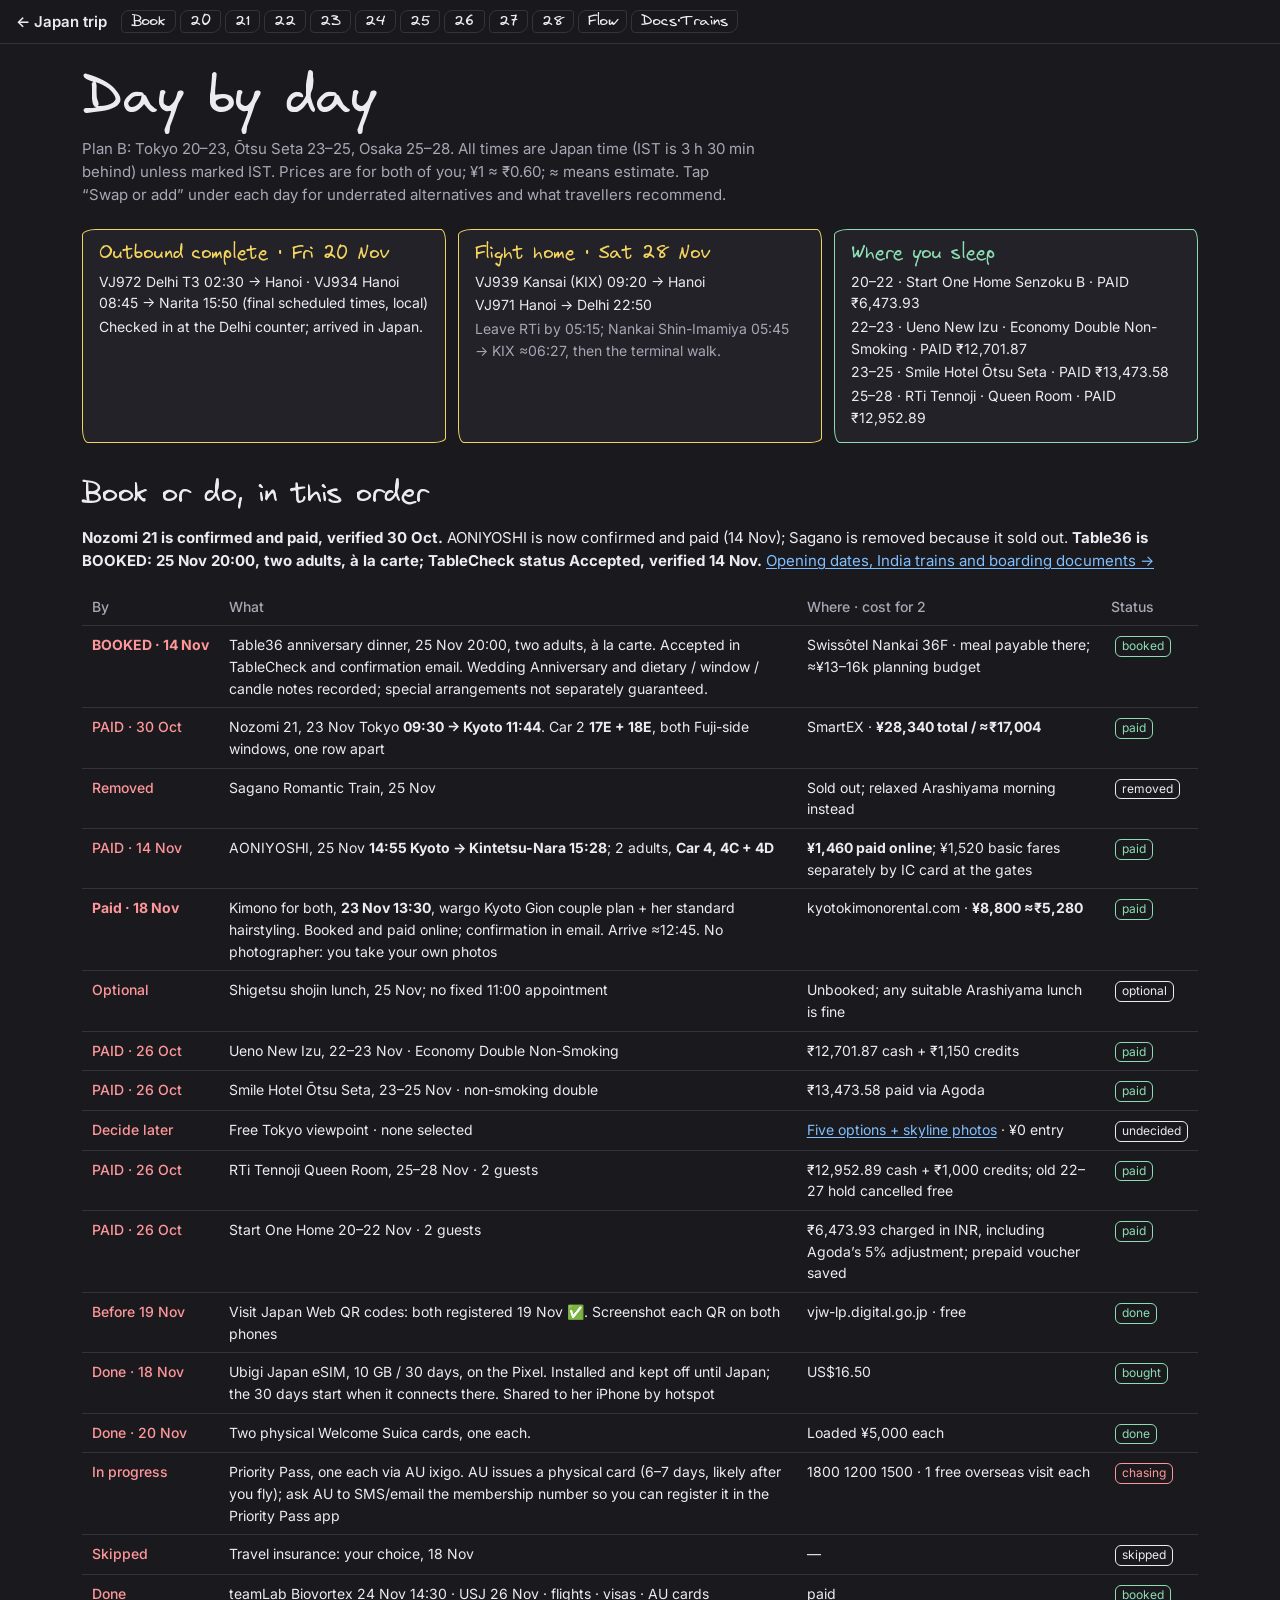
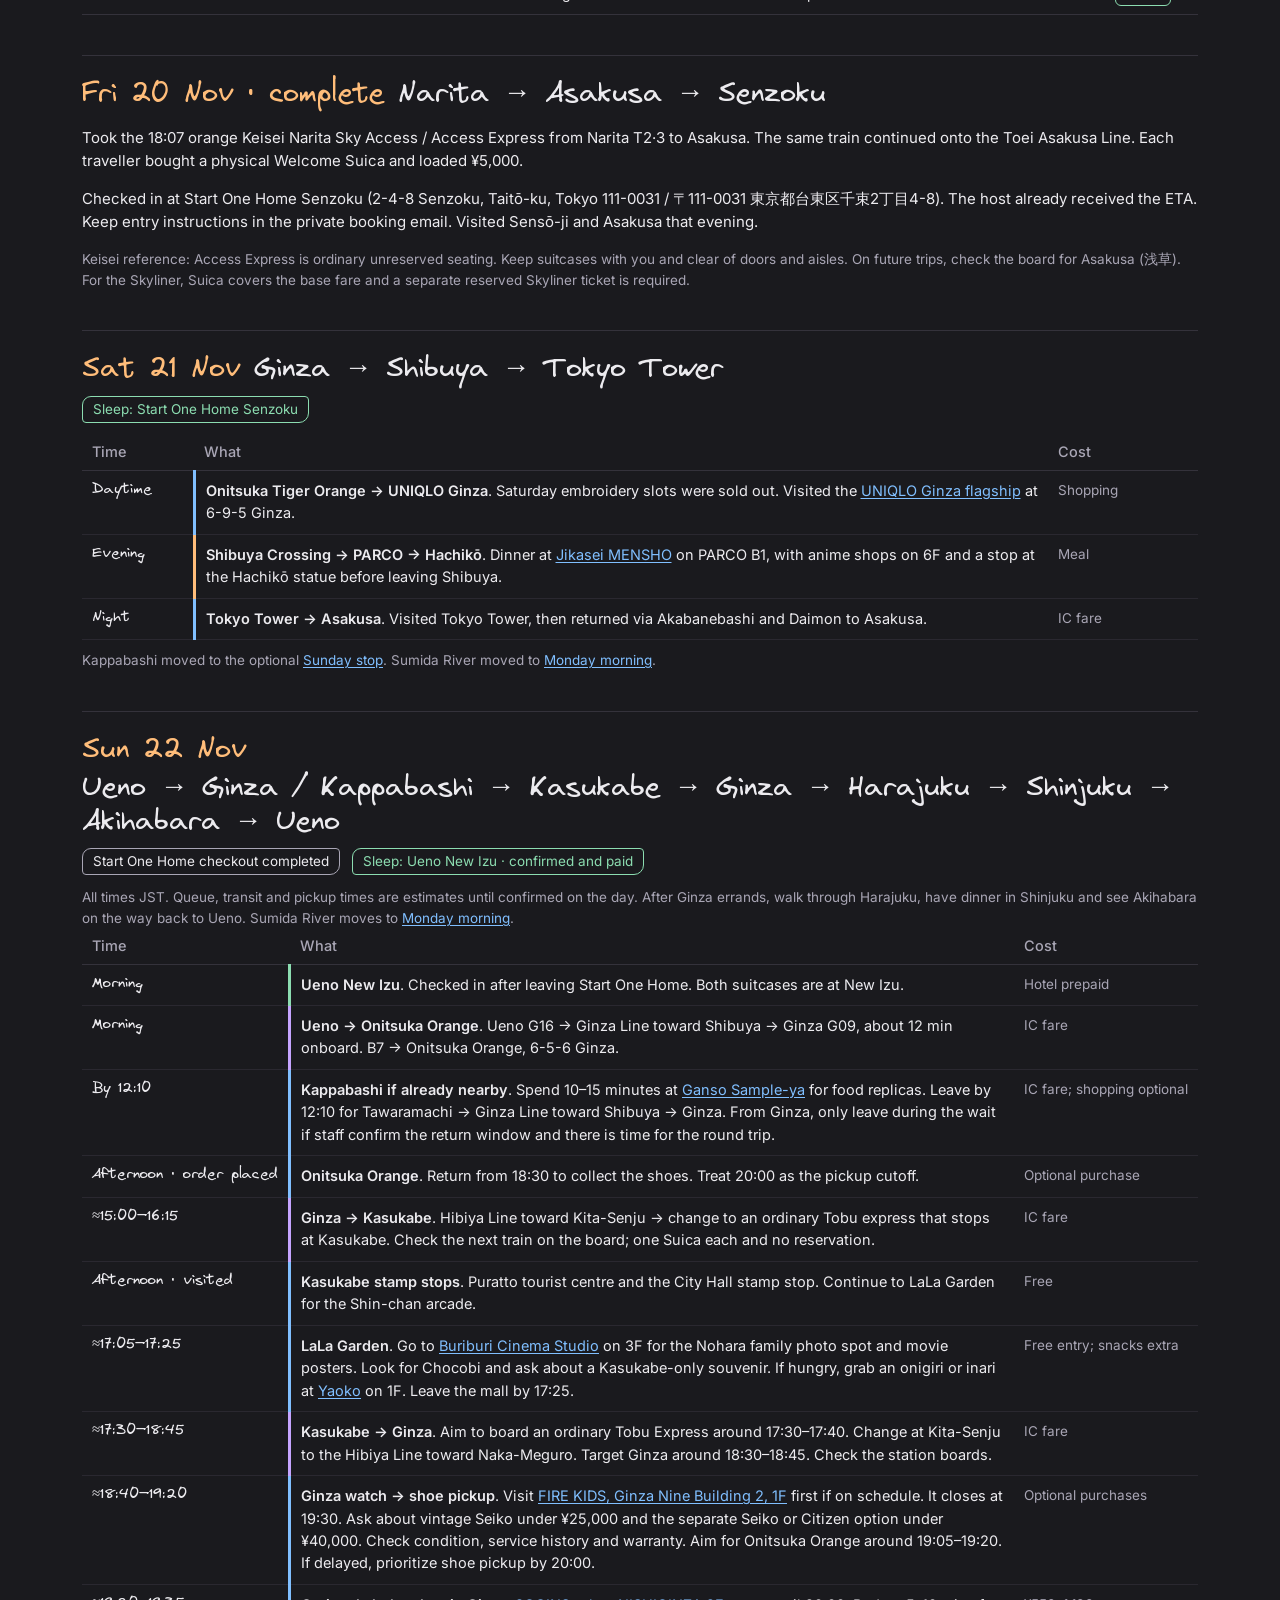
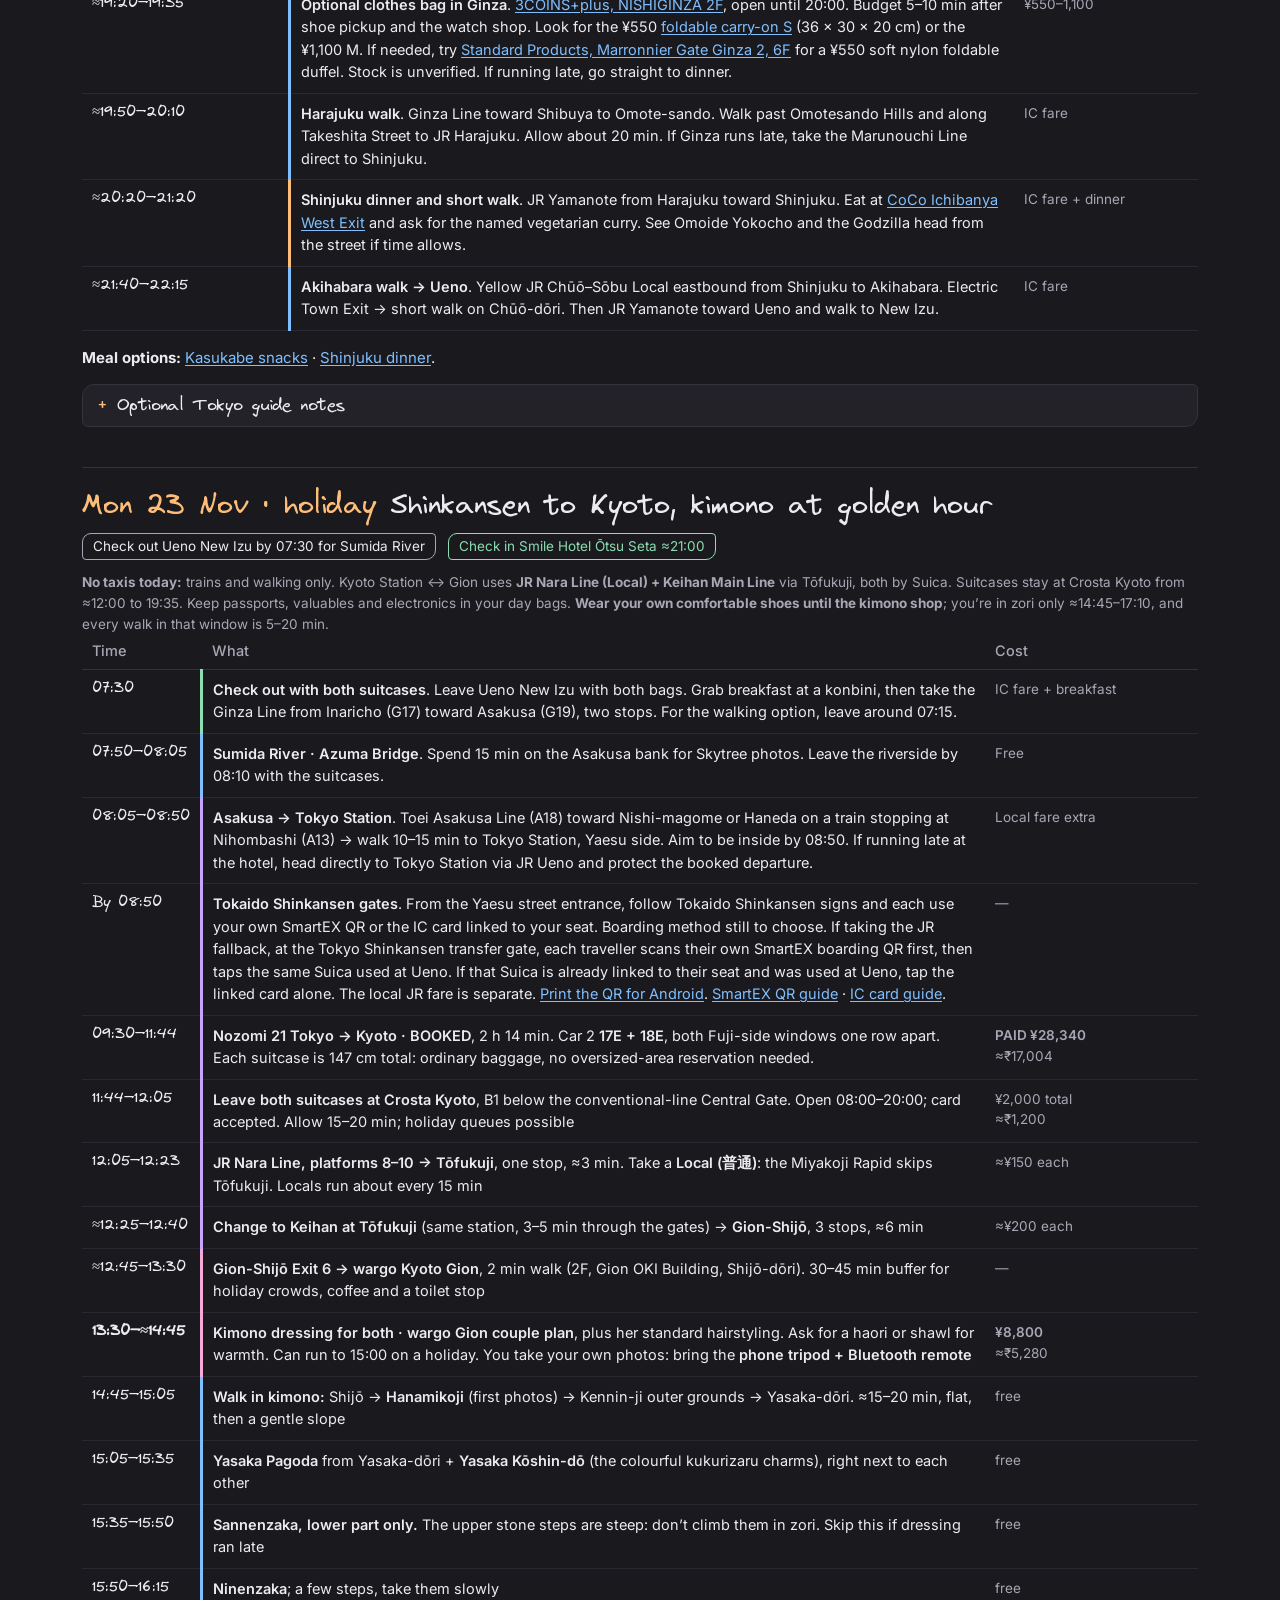
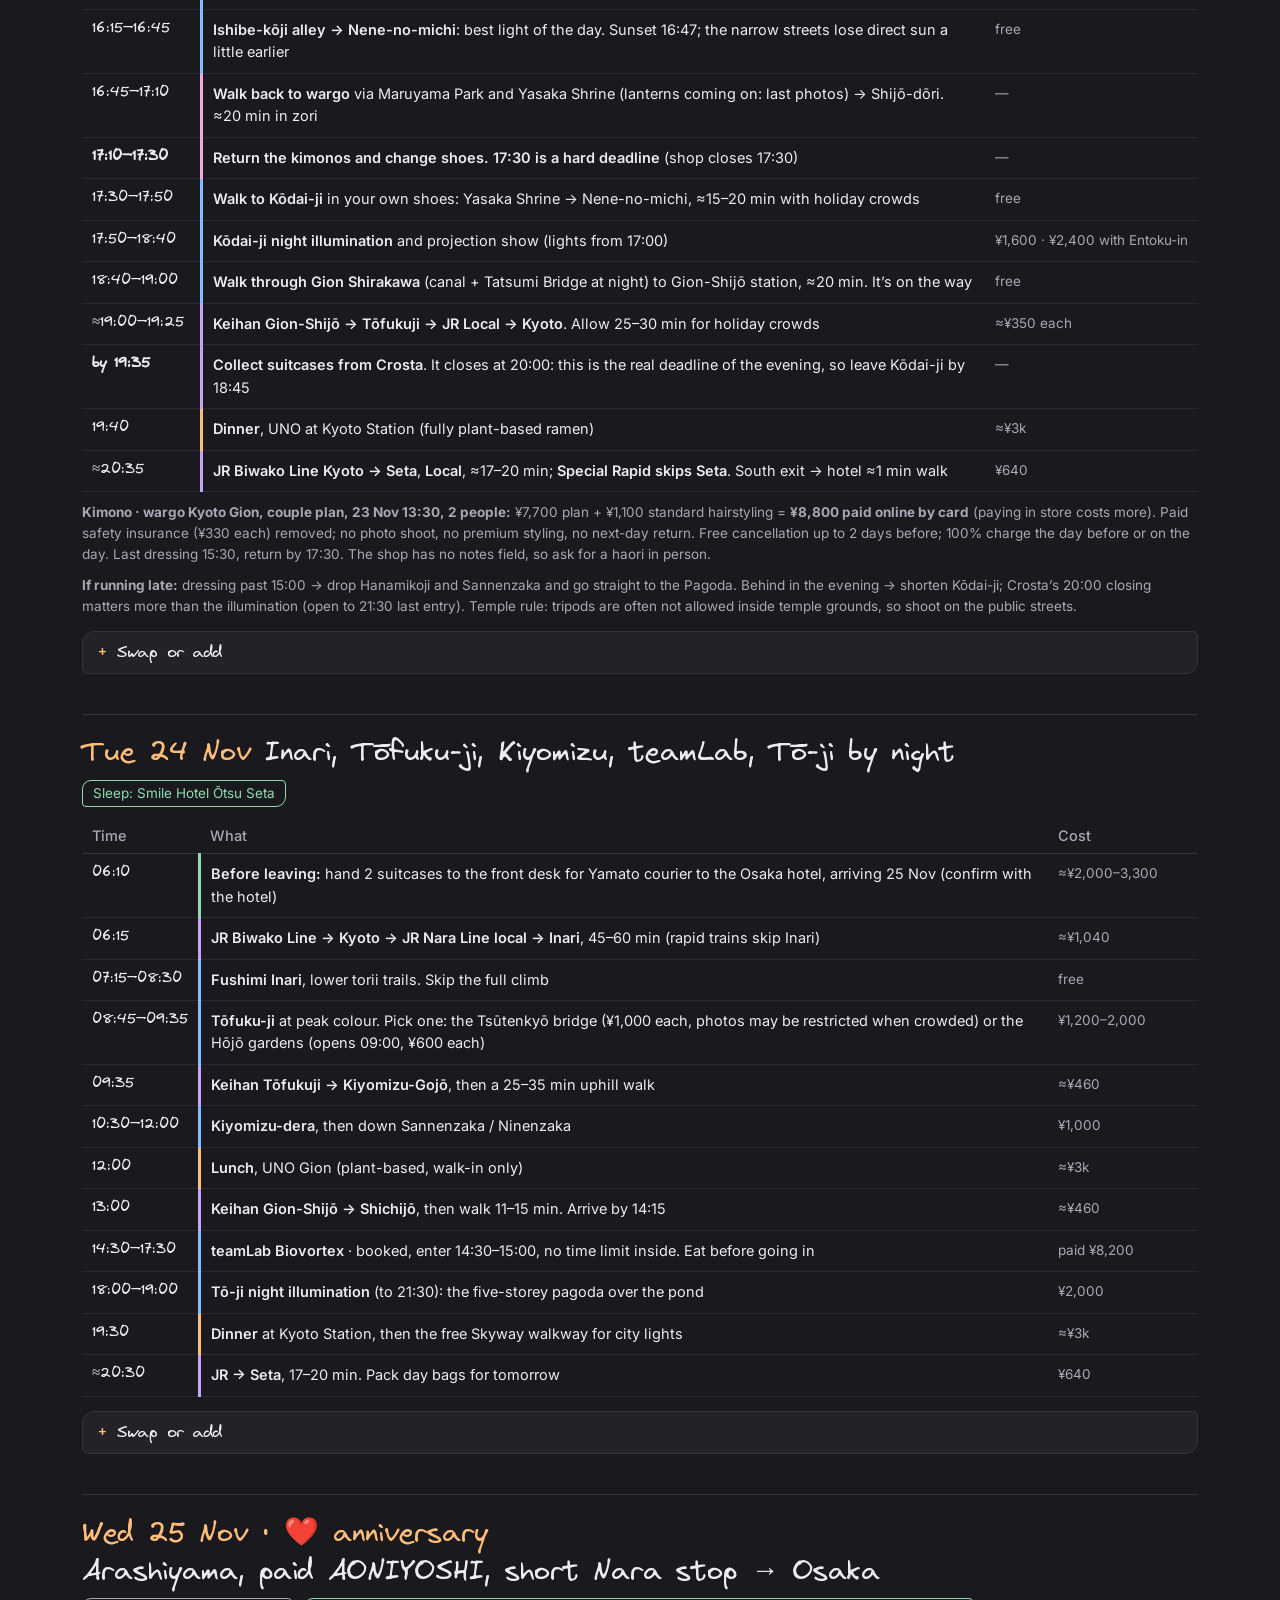
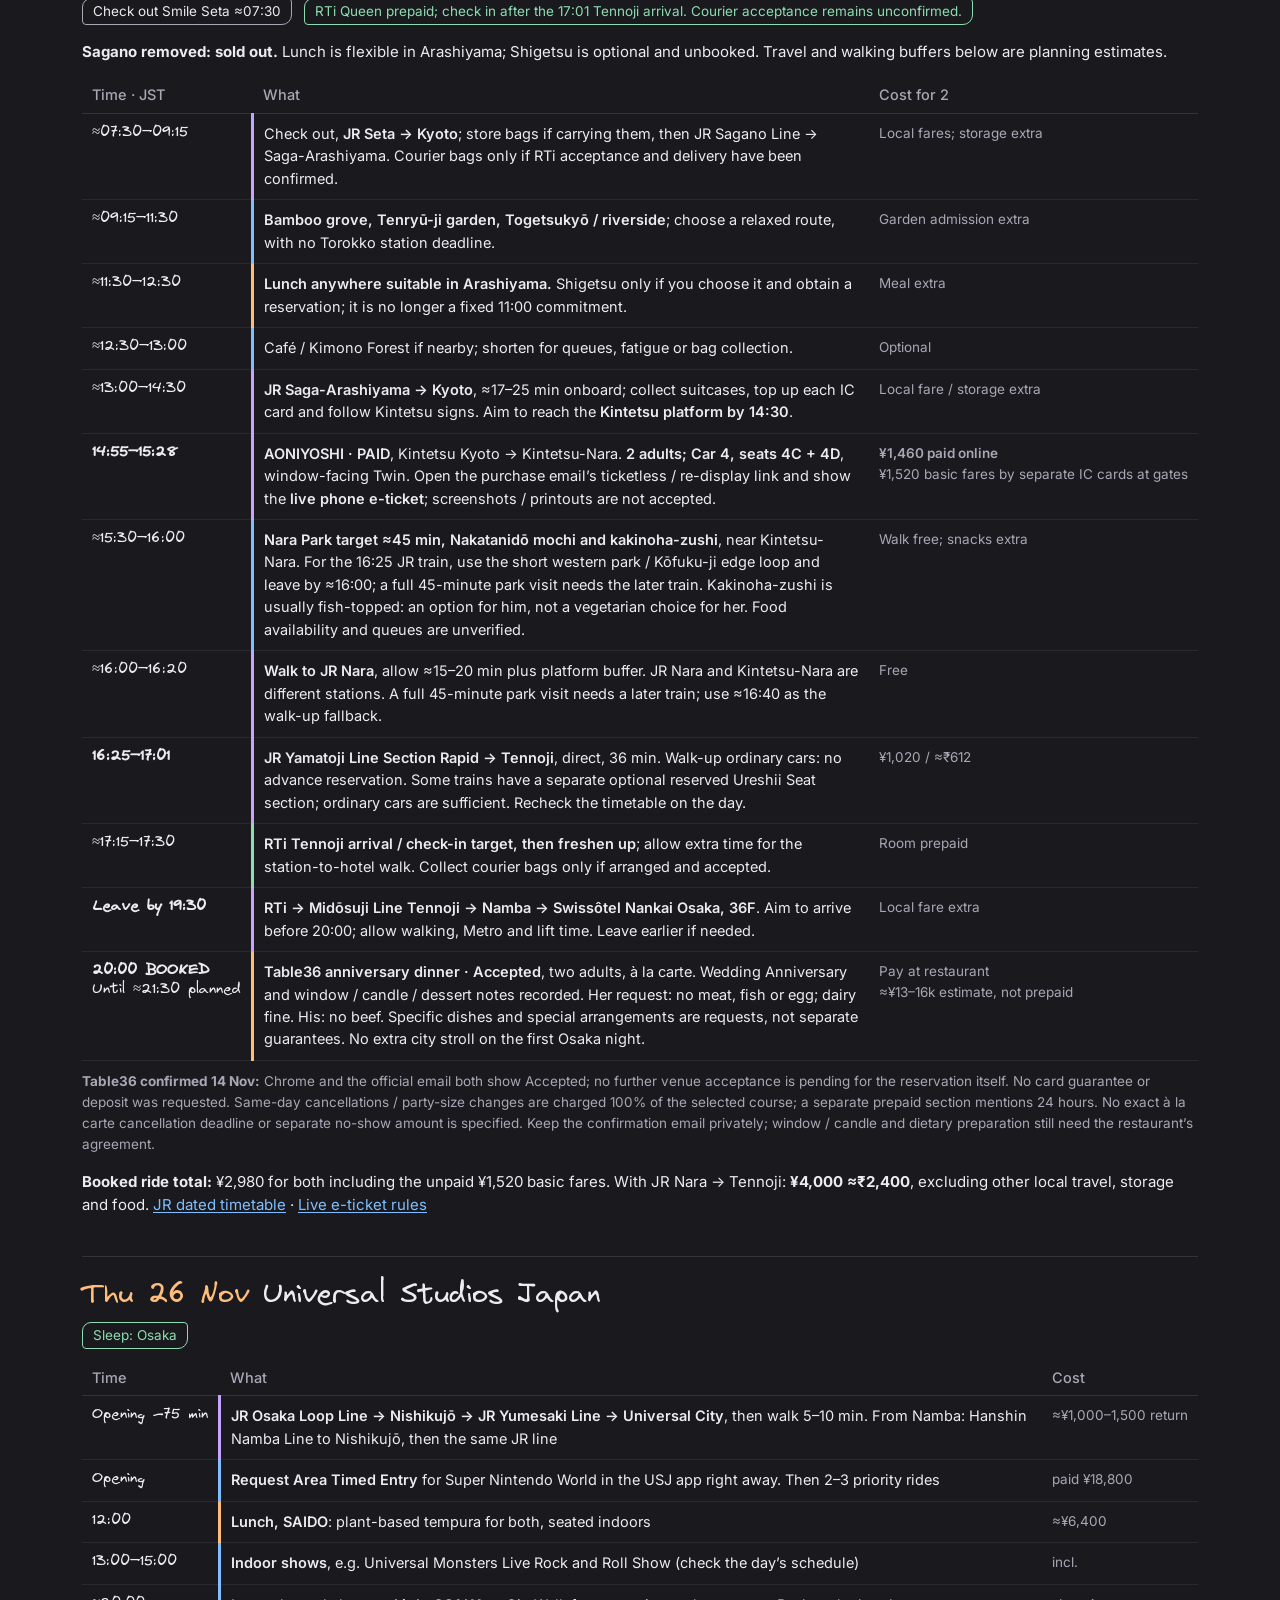
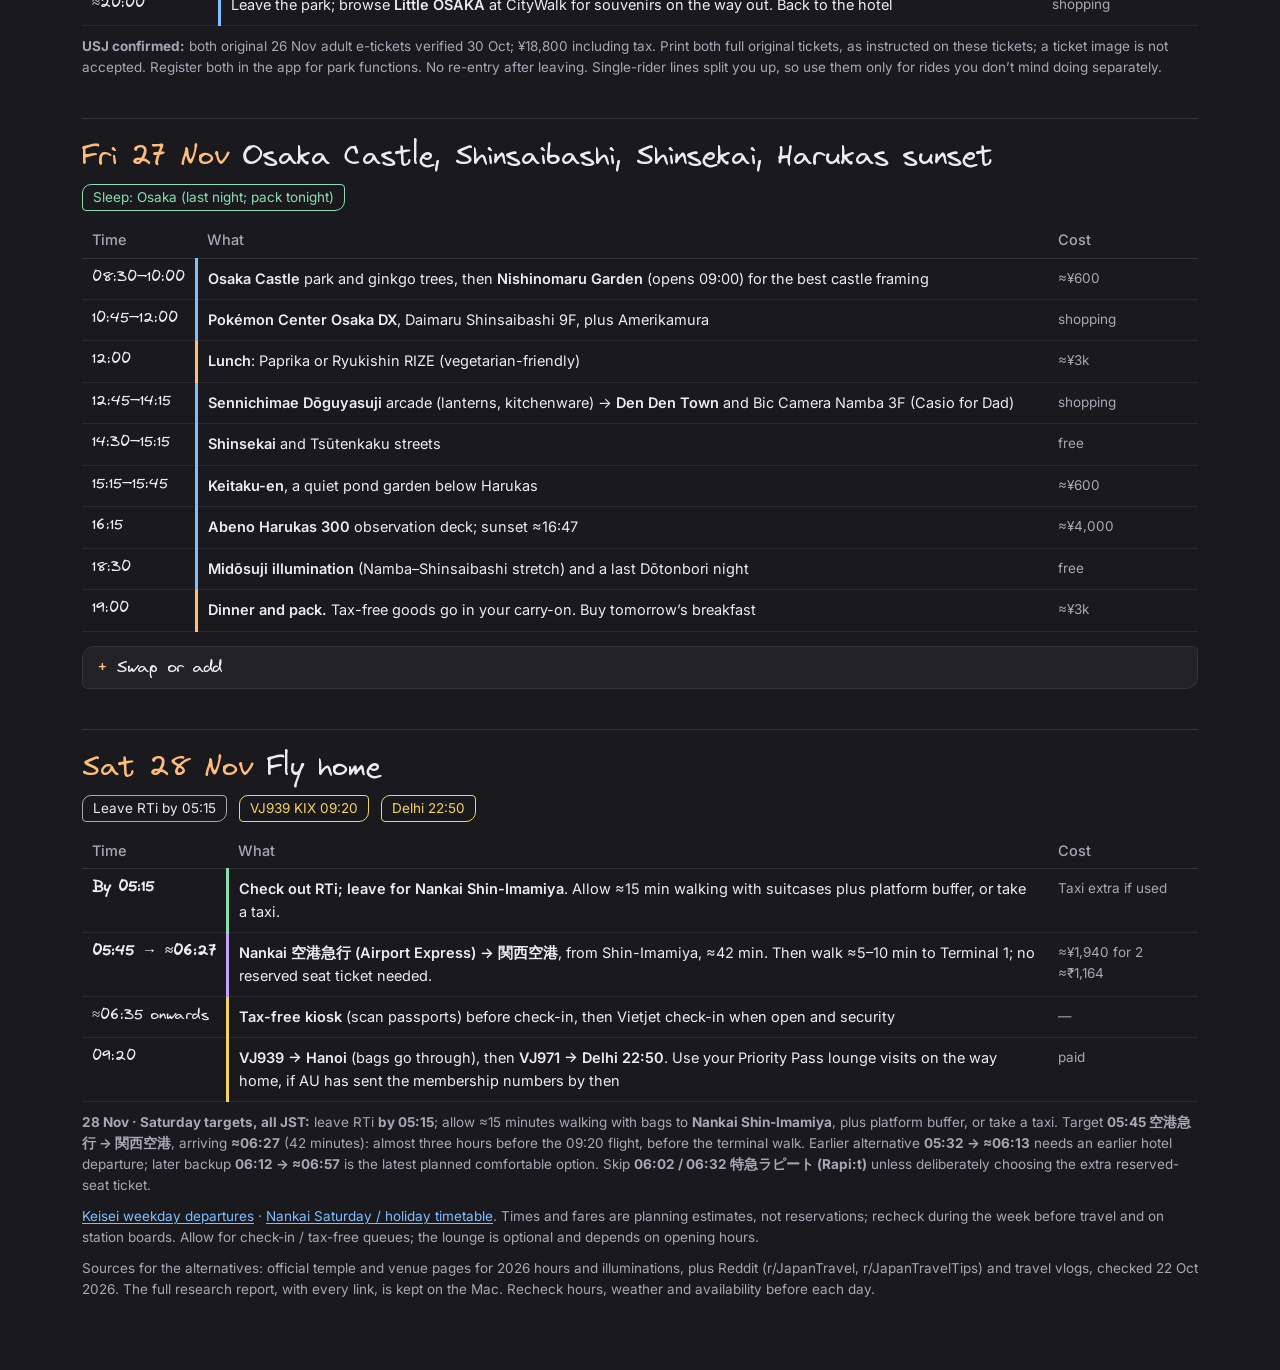
<file: plan.html>
<!doctype html><html lang="en" data-theme="dark"><head><meta charset="utf-8"><meta name="viewport" content="width=device-width,initial-scale=1"><meta name="robots" content="noindex,nofollow">
<title>Day by day · Japan 2026</title>
<link rel="preload" href="assets/fonts/Virgil.woff2" as="font" type="font/woff2" crossorigin>
<link rel="preconnect" href="https://fonts.googleapis.com"><link rel="preconnect" href="https://fonts.gstatic.com" crossorigin><link href="https://fonts.googleapis.com/css2?family=Inter:wght@400;500;600&display=swap" rel="stylesheet">
<link rel="stylesheet" href="plan.css?v=20261022a"></head><body>
<nav class="top"><a href="index.html" class="brand">← Japan trip</a>
<div class="jump"><a href="#book">Book</a><a href="#d20">20</a><a href="#d21">21</a><a href="#d22">22</a><a href="#d23">23</a><a href="#d24">24</a><a href="#d25">25</a><a href="#d26">26</a><a href="#d27">27</a><a href="#d28">28</a><a href="flow.html">Flow</a><a href="travel-readiness.html">Docs·Trains</a></div></nav>
<main>
<h1>Day by day</h1>
<p class="lede">Plan B: Tokyo 20–23, Ōtsu Seta 23–25, Osaka 25–28. All times are Japan time (IST is 3 h 30 min behind) unless marked IST. Prices are for both of you; ¥1 ≈ ₹0.60; ≈ means estimate. Tap “Swap or add” under each day for underrated alternatives and what travellers recommend.</p>

<div class="facts">
<div class="fact flight"><h4>Outbound complete · Fri 20 Nov</h4><p>VJ972 Delhi T3 02:30 → Hanoi · VJ934 Hanoi 08:45 → Narita 15:50 (final scheduled times, local)</p><p>Checked in at the Delhi counter; arrived in Japan.</p></div>
<div class="fact flight"><h4>Flight home · Sat 28 Nov</h4><p>VJ939 Kansai (KIX) 09:20 → Hanoi</p><p>VJ971 Hanoi → Delhi 22:50</p><p class="muted">Leave RTi by 05:15; Nankai Shin-Imamiya 05:45 → KIX ≈06:27, then the terminal walk.</p></div>
<div class="fact hotel"><h4>Where you sleep</h4><p>20–22 · Start One Home Senzoku B · PAID ₹6,473.93</p><p>22–23 · Ueno New Izu · Economy Double Non-Smoking · PAID ₹12,701.87</p><p>23–25 · Smile Hotel Ōtsu Seta · PAID ₹13,473.58</p><p>25–28 · RTi Tennoji · Queen Room · PAID ₹12,952.89</p></div>
</div>

<section id="book"><h2>Book or do, in this order</h2><p><b>Nozomi 21 is confirmed and paid, verified 30 Oct.</b> AONIYOSHI is now confirmed and paid (14 Nov); Sagano is removed because it sold out. <b>Table36 is BOOKED: 25 Nov 20:00, two adults, à la carte; TableCheck status Accepted, verified 14 Nov.</b> <a href="travel-readiness.html#trains">Opening dates, India trains and boarding documents →</a></p>
<table class="book"><thead><tr><th>By</th><th>What</th><th>Where · cost for 2</th><th>Status</th></tr></thead><tbody>
<tr><td><b>BOOKED · 14 Nov</b></td><td>Table36 anniversary dinner, 25 Nov 20:00, two adults, à la carte. Accepted in TableCheck and confirmation email. Wedding Anniversary and dietary / window / candle notes recorded; special arrangements not separately guaranteed.</td><td>Swissôtel Nankai 36F · meal payable there; ≈¥13–16k planning budget</td><td><span class="tag done">booked</span></td></tr>
<tr><td>PAID · 30 Oct</td><td>Nozomi 21, 23 Nov Tokyo <b>09:30 → Kyoto 11:44</b>. Car 2 <b>17E + 18E</b>, both Fuji-side windows, one row apart</td><td>SmartEX · <b>¥28,340 total / ≈₹17,004</b></td><td><span class="tag done">paid</span></td></tr>
<tr><td>Removed</td><td>Sagano Romantic Train, 25 Nov</td><td>Sold out; relaxed Arashiyama morning instead</td><td><span class="tag">removed</span></td></tr>
<tr><td>PAID · 14 Nov</td><td>AONIYOSHI, 25 Nov <b>14:55 Kyoto → Kintetsu-Nara 15:28</b>; 2 adults, <b>Car 4, 4C + 4D</b></td><td><b>¥1,460 paid online</b>; ¥1,520 basic fares separately by IC card at the gates</td><td><span class="tag done">paid</span></td></tr>
<tr><td><b>Paid · 18 Nov</b></td><td>Kimono for both, <b>23 Nov 13:30</b>, wargo Kyoto Gion couple plan + her standard hairstyling. Booked and paid online; confirmation in email. Arrive ≈12:45. No photographer: you take your own photos</td><td>kyotokimonorental.com · <b>¥8,800 ≈₹5,280</b></td><td><span class="tag done">paid</span></td></tr>
<tr><td>Optional</td><td>Shigetsu shojin lunch, 25 Nov; no fixed 11:00 appointment</td><td>Unbooked; any suitable Arashiyama lunch is fine</td><td><span class="tag">optional</span></td></tr>
<tr><td>PAID · 26 Oct</td><td>Ueno New Izu, 22–23 Nov · Economy Double Non-Smoking</td><td>₹12,701.87 cash + ₹1,150 credits</td><td><span class="tag done">paid</span></td></tr>
<tr><td>PAID · 26 Oct</td><td>Smile Hotel Ōtsu Seta, 23–25 Nov · non-smoking double</td><td>₹13,473.58 paid via Agoda</td><td><span class="tag done">paid</span></td></tr>
<tr><td>Decide later</td><td>Free Tokyo viewpoint · none selected</td><td><a href="index.html#tokyo-viewpoints">Five options + skyline photos</a> · ¥0 entry</td><td><span class="tag">undecided</span></td></tr>
<tr><td>PAID · 26 Oct</td><td>RTi Tennoji Queen Room, 25–28 Nov · 2 guests</td><td>₹12,952.89 cash + ₹1,000 credits; old 22–27 hold cancelled free</td><td><span class="tag done">paid</span></td></tr><tr><td>PAID · 26 Oct</td><td>Start One Home 20–22 Nov · 2 guests</td><td>₹6,473.93 charged in INR, including Agoda’s 5% adjustment; prepaid voucher saved</td><td><span class="tag done">paid</span></td></tr>
<tr><td>Before 19 Nov</td><td>Visit Japan Web QR codes: both registered 19 Nov ✅. Screenshot each QR on both phones</td><td>vjw-lp.digital.go.jp · free</td><td><span class="tag done">done</span></td></tr>
<tr><td>Done · 18 Nov</td><td>Ubigi Japan eSIM, 10 GB / 30 days, on the Pixel. Installed and kept off until Japan; the 30 days start when it connects there. Shared to her iPhone by hotspot</td><td>US$16.50</td><td><span class="tag done">bought</span></td></tr>
<tr><td>Done · 20 Nov</td><td>Two physical Welcome Suica cards, one each.</td><td>Loaded ¥5,000 each</td><td><span class="tag done">done</span></td></tr>
<tr><td>In progress</td><td>Priority Pass, one each via AU ixigo. AU issues a physical card (6–7 days, likely after you fly); ask AU to SMS/email the membership number so you can register it in the Priority Pass app</td><td>1800 1200 1500 · 1 free overseas visit each</td><td><span class="tag todo">chasing</span></td></tr>
<tr><td>Skipped</td><td>Travel insurance: your choice, 18 Nov</td><td>—</td><td><span class="tag">skipped</span></td></tr>
<tr><td>Done</td><td>teamLab Biovortex 24 Nov 14:30 · USJ 26 Nov · flights · visas · AU cards</td><td>paid</td><td><span class="tag done">booked</span></td></tr>
</tbody></table></section>

<!-- 20 -->
<section class="day" id="d20"><div class="day-head"><span class="date">Fri 20 Nov · complete</span><h2>Narita → Asakusa → Senzoku</h2></div>
<p>Took the 18:07 orange Keisei Narita Sky Access / Access Express from Narita T2·3 to Asakusa. The same train continued onto the Toei Asakusa Line. Each traveller bought a physical Welcome Suica and loaded ¥5,000.</p>
<p>Checked in at Start One Home Senzoku (2-4-8 Senzoku, Taitō-ku, Tokyo 111-0031 / 〒111-0031 東京都台東区千束2丁目4-8). The host already received the ETA. Keep entry instructions in the private booking email. Visited Sensō-ji and Asakusa that evening.</p>
<p class="note">Keisei reference: Access Express is ordinary unreserved seating. Keep suitcases with you and clear of doors and aisles. On future trips, check the board for Asakusa (浅草). For the Skyliner, Suica covers the base fare and a separate reserved Skyliner ticket is required.</p>
</section>

<!-- 21 -->
<section class="day" id="d21"><div class="day-head"><span class="date">Sat 21 Nov</span><h2>Ginza → Shibuya → Tokyo Tower</h2></div>
<div class="stay"><span>Sleep: Start One Home Senzoku</span></div>
<table class="tl"><thead><tr><th>Time</th><th>What</th><th>Cost</th></tr></thead><tbody>
<tr class="sight"><td class="t">Daytime</td><td><b>Onitsuka Tiger Orange → UNIQLO Ginza</b>. Saturday embroidery slots were sold out. Visited the <a href="https://www.uniqlo.com/eu/en/news/sp/topics/2025081503/">UNIQLO Ginza flagship</a> at 6-9-5 Ginza.</td><td class="c">Shopping</td></tr>
<tr class="food"><td class="t">Evening</td><td><b>Shibuya Crossing → PARCO → Hachikō</b>. Dinner at <a href="https://shibuya.parco.jp/shop/detail/?cd=025743">Jikasei MENSHO</a> on PARCO B1, with anime shops on 6F and a stop at the Hachikō statue before leaving Shibuya.</td><td class="c">Meal</td></tr>
<tr class="sight"><td class="t">Night</td><td><b>Tokyo Tower → Asakusa</b>. Visited Tokyo Tower, then returned via Akabanebashi and Daimon to Asakusa.</td><td class="c">IC fare</td></tr>
</tbody></table>
<p class="note">Kappabashi moved to the optional <a href="#d22">Sunday stop</a>. Sumida River moved to <a href="#d23">Monday morning</a>.</p>
</section>

<!-- 22 -->
<section class="day" id="d22"><div class="day-head"><span class="date">Sun 22 Nov</span><h2>Ueno → Ginza / Kappabashi → Kasukabe → Ginza → Harajuku → Shinjuku → Akihabara → Ueno</h2></div>
<div class="stay"><span class="out">Start One Home checkout completed</span><span>Sleep: Ueno New Izu · confirmed and paid</span></div>
<p class="note">All times JST. Queue, transit and pickup times are estimates until confirmed on the day. After Ginza errands, walk through Harajuku, have dinner in Shinjuku and see Akihabara on the way back to Ueno. Sumida River moves to <a href="plan.html#d23">Monday morning</a>.</p>
<table class="tl"><thead><tr><th>Time</th><th>What</th><th>Cost</th></tr></thead><tbody>
<tr class="hotel"><td class="t">Morning</td><td><b>Ueno New Izu</b>. Checked in after leaving Start One Home. Both suitcases are at New Izu.</td><td class="c">Hotel prepaid</td></tr>
<tr class="train"><td class="t">Morning</td><td><b>Ueno → Onitsuka Orange</b>. Ueno G16 → Ginza Line toward Shibuya → Ginza G09, about 12 min onboard. B7 → Onitsuka Orange, 6-5-6 Ginza.</td><td class="c">IC fare</td></tr>
<tr class="sight"><td class="t">By 12:10</td><td><b>Kappabashi if already nearby</b>. Spend 10–15 minutes at <a href="https://www.ganso-sample.com/en/shop">Ganso Sample-ya</a> for food replicas. Leave by 12:10 for Tawaramachi → Ginza Line toward Shibuya → Ginza. From Ginza, only leave during the wait if staff confirm the return window and there is time for the round trip.</td><td class="c">IC fare; shopping optional</td></tr>
<tr class="sight"><td class="t">Afternoon · order placed</td><td><b>Onitsuka Orange</b>. Return from 18:30 to collect the shoes. Treat 20:00 as the pickup cutoff.</td><td class="c">Optional purchase</td></tr>
<tr class="train"><td class="t">≈15:00–16:15</td><td><b>Ginza → Kasukabe</b>. Hibiya Line toward Kita-Senju → change to an ordinary Tobu express that stops at Kasukabe. Check the next train on the board; one Suica each and no reservation.</td><td class="c">IC fare</td></tr>
<tr class="sight"><td class="t">Afternoon · visited</td><td><b>Kasukabe stamp stops</b>. Puratto tourist centre and the City Hall stamp stop. Continue to LaLa Garden for the Shin-chan arcade.</td><td class="c">Free</td></tr>
<tr class="sight"><td class="t">≈17:05–17:25</td><td><b>LaLa Garden</b>. Go to <a href="https://mitsui-shopping-park.com/lalag-kasukabe/shopguide/506005.html">Buriburi Cinema Studio</a> on 3F for the Nohara family photo spot and movie posters. Look for Chocobi and ask about a Kasukabe-only souvenir. If hungry, grab an onigiri or inari at <a href="https://www.yaoko-net.com/store/store01/167.html">Yaoko</a> on 1F. Leave the mall by 17:25.</td><td class="c">Free entry; snacks extra</td></tr>
<tr class="train"><td class="t">≈17:30–18:45</td><td><b>Kasukabe → Ginza</b>. Aim to board an ordinary Tobu Express around 17:30–17:40. Change at Kita-Senju to the Hibiya Line toward Naka-Meguro. Target Ginza around 18:30–18:45. Check the station boards.</td><td class="c">IC fare</td></tr>
<tr class="sight"><td class="t">≈18:40–19:20</td><td><b>Ginza watch → shoe pickup</b>. Visit <a href="https://ginza9.com/shops/firekids.html">FIRE KIDS, Ginza Nine Building 2, 1F</a> first if on schedule. It closes at 19:30. Ask about vintage Seiko under ¥25,000 and the separate Seiko or Citizen option under ¥40,000. Check condition, service history and warranty. Aim for Onitsuka Orange around 19:05–19:20. If delayed, prioritize shoe pickup by 20:00.</td><td class="c">Optional purchases</td></tr>
<tr class="sight"><td class="t">≈19:20–19:35</td><td><b>Optional clothes bag in Ginza</b>. <a href="https://www.nishiginza.co.jp/shopguide/detail/?scd=000069">3COINS+plus, NISHIGINZA 2F</a>, open until 20:00. Budget 5–10 min after shoe pickup and the watch shop. Look for the ¥550 <a href="https://www.palcloset.jp/display/item/2524-JBSBAG01-1/?b=3coins">foldable carry-on S</a> (36 × 30 × 20 cm) or the ¥1,100 M. If needed, try <a href="https://www.daiso-sangyo.co.jp/shop/result?keyword=マロニエゲート銀座店">Standard Products, Marronnier Gate Ginza 2, 6F</a> for a ¥550 soft nylon foldable duffel. Stock is unverified. If running late, go straight to dinner.</td><td class="c">¥550–1,100</td></tr>
<tr class="sight"><td class="t">≈19:50–20:10</td><td><b>Harajuku walk</b>. Ginza Line toward Shibuya to Omote-sando. Walk past Omotesando Hills and along Takeshita Street to JR Harajuku. Allow about 20 min. If Ginza runs late, take the Marunouchi Line direct to Shinjuku.</td><td class="c">IC fare</td></tr>
<tr class="food"><td class="t">≈20:20–21:20</td><td><b>Shinjuku dinner and short walk</b>. JR Yamanote from Harajuku toward Shinjuku. Eat at <a href="https://tenpo.ichibanya.co.jp/map/1866/">CoCo Ichibanya West Exit</a> and ask for the named vegetarian curry. See Omoide Yokocho and the Godzilla head from the street if time allows.</td><td class="c">IC fare + dinner</td></tr>
<tr class="sight"><td class="t">≈21:40–22:15</td><td><b>Akihabara walk → Ueno</b>. Yellow JR Chūō–Sōbu Local eastbound from Shinjuku to Akihabara. Electric Town Exit → short walk on Chūō-dōri. Then JR Yamanote toward Ueno and walk to New Izu.</td><td class="c">IC fare</td></tr>
</tbody></table>
<p id="d22-evening"><b>Meal options:</b> <a href="index.html#meals-22-snacks">Kasukabe snacks</a> · <a href="index.html#meals-22-dinner">Shinjuku dinner</a>.</p>
<details id="tokyo-guide-notes"><summary>Optional Tokyo guide notes</summary><div class="in"><ul>
<li><b>Rail:</b> <a href="https://www.tokyometro.jp/en/tips/index.html">Tokyo Metro’s subway guide and video</a>. At Kita-Senju, show staff: この電車は春日部に止まりますか？ (“Does this train stop at Kasukabe?”). Use each person’s physical Suica and top up in increments based on remaining local fares. The paid Nozomi fare and AONIYOSHI supplement are separate.</li>
<li><b>Stamps:</b> ask at JR Ueno, Akihabara or Tokyo Station as you pass through. Asakusa’s visitor centre may provide a dedicated sheet for a layered stamp. Sensō-ji’s goshuin traditionally goes in a separate goshuin book. <a href="https://www.jreast.co.jp/stamp-rally/pdf/jrstation_list.pdf">JR East stamp reference</a>.</li>
<li><b>Nearby shopping:</b> OK Asakusa for everyday groceries, Gyomu Super for bulk, Don Quijote for late snacks and souvenirs. Asakusa UNIQLO is a separate branch from the Ginza flagship. HINOYA in Ueno is an optional denim stop when convenient.</li>
<li><b>Water:</b> <a href="https://www.mymizu.co/home-en">mymizu</a> lists public refill points and partner locations. Check pin details and partner hours. Near Senzoku, look for the Senzoku Park drinking tap or check the refill at MUJI Asakusa ROX. Cold Tokyo tap water is drinkable.</li>
<li><b>Food labels:</b> use Lens on 原材料名 and check separate sauce or broth packets. Watch for かつお/鰹 (bonito), 煮干し (dried fish), 魚介 (seafood), 肉エキス (meat extract), だし (stock) and 卵 (egg). <a href="index.html#food">Food and dietary guide</a>.</li>
</ul></div></details>
</section>

<!-- 23 -->
<section class="day" id="d23"><div class="day-head"><span class="date">Mon 23 Nov · holiday</span><h2>Shinkansen to Kyoto, kimono at golden hour</h2></div>
<div class="stay"><span class="out">Check out Ueno New Izu by 07:30 for Sumida River</span><span>Check in Smile Hotel Ōtsu Seta ≈21:00</span></div>
<p class="note"><b>No taxis today:</b> trains and walking only. Kyoto Station ↔ Gion uses <b>JR Nara Line (Local) + Keihan Main Line</b> via Tōfukuji, both by Suica. Suitcases stay at Crosta Kyoto from ≈12:00 to 19:35. Keep passports, valuables and electronics in your day bags. <b>Wear your own comfortable shoes until the kimono shop</b>; you’re in zori only ≈14:45–17:10, and every walk in that window is 5–20 min.</p>
<table class="tl"><thead><tr><th>Time</th><th>What</th><th>Cost</th></tr></thead><tbody>
<tr class="hotel"><td class="t">07:30</td><td><b>Check out with both suitcases</b>. Leave Ueno New Izu with both bags. Grab breakfast at a konbini, then take the Ginza Line from Inaricho (G17) toward Asakusa (G19), two stops. For the walking option, leave around 07:15.</td><td class="c">IC fare + breakfast</td></tr>
<tr class="sight"><td class="t">07:50–08:05</td><td><b>Sumida River · Azuma Bridge</b>. Spend 15 min on the Asakusa bank for Skytree photos. Leave the riverside by 08:10 with the suitcases.</td><td class="c">Free</td></tr>
<tr class="train"><td class="t">08:05–08:50</td><td><b>Asakusa → Tokyo Station</b>. Toei Asakusa Line (A18) toward Nishi-magome or Haneda on a train stopping at Nihombashi (A13) → walk 10–15 min to Tokyo Station, Yaesu side. Aim to be inside by 08:50. If running late at the hotel, head directly to Tokyo Station via JR Ueno and protect the booked departure.</td><td class="c">Local fare extra</td></tr>
<tr class="train"><td class="t">By 08:50</td><td><b>Tokaido Shinkansen gates</b>. From the Yaesu street entrance, follow Tokaido Shinkansen signs and each use your own SmartEX QR or the IC card linked to your seat. Boarding method still to choose. If taking the JR fallback, at the Tokyo Shinkansen transfer gate, each traveller scans their own SmartEX boarding QR first, then taps the same Suica used at Ueno. If that Suica is already linked to their seat and was used at Ueno, tap the linked card alone. The local JR fare is separate. <a href="https://smart-ex.jp/en/faq/category/detail/?id=542">Print the QR for Android</a>. <a href="https://smart-ex.jp/en/entraining/qr/">SmartEX QR guide</a> · <a href="https://smart-ex.jp/en/entraining/iccard/">IC card guide</a>.</td><td class="c">—</td></tr>
<tr class="train"><td class="t">09:30–11:44</td><td><b>Nozomi 21 Tokyo → Kyoto · BOOKED</b>, 2 h 14 min. Car 2 <b>17E + 18E</b>, both Fuji-side windows one row apart. Each suitcase is 147 cm total: ordinary baggage, no oversized-area reservation needed.</td><td class="c"><b>PAID ¥28,340</b><br>≈₹17,004</td></tr>
<tr class="train"><td class="t">11:44–12:05</td><td><b>Leave both suitcases at Crosta Kyoto</b>, B1 below the conventional-line Central Gate. Open 08:00–20:00; card accepted. Allow 15–20 min; holiday queues possible</td><td class="c">¥2,000 total<br>≈₹1,200</td></tr>
<tr class="train"><td class="t">12:05–12:23</td><td><b>JR Nara Line, platforms 8–10 → Tōfukuji</b>, one stop, ≈3 min. Take a <b>Local (普通)</b>: the Miyakoji Rapid skips Tōfukuji. Locals run about every 15 min</td><td class="c">≈¥150 each</td></tr>
<tr class="train"><td class="t">≈12:25–12:40</td><td><b>Change to Keihan at Tōfukuji</b> (same station, 3–5 min through the gates) → <b>Gion-Shijō</b>, 3 stops, ≈6 min</td><td class="c">≈¥200 each</td></tr>
<tr class="kimono"><td class="t">≈12:45–13:30</td><td><b>Gion-Shijō Exit 6 → wargo Kyoto Gion</b>, 2 min walk (2F, Gion OKI Building, Shijō-dōri). 30–45 min buffer for holiday crowds, coffee and a toilet stop</td><td class="c">—</td></tr>
<tr class="kimono"><td class="t"><b>13:30–≈14:45</b></td><td><b>Kimono dressing for both · wargo Gion couple plan</b>, plus her standard hairstyling. Ask for a haori or shawl for warmth. Can run to 15:00 on a holiday. You take your own photos: bring the <b>phone tripod + Bluetooth remote</b></td><td class="c"><b>¥8,800</b><br>≈₹5,280</td></tr>
<tr class="sight"><td class="t">14:45–15:05</td><td><b>Walk in kimono:</b> Shijō → <b>Hanamikoji</b> (first photos) → Kennin-ji outer grounds → Yasaka-dōri. ≈15–20 min, flat, then a gentle slope</td><td class="c">free</td></tr>
<tr class="sight"><td class="t">15:05–15:35</td><td><b>Yasaka Pagoda</b> from Yasaka-dōri + <b>Yasaka Kōshin-dō</b> (the colourful kukurizaru charms), right next to each other</td><td class="c">free</td></tr>
<tr class="sight"><td class="t">15:35–15:50</td><td><b>Sannenzaka, lower part only.</b> The upper stone steps are steep: don’t climb them in zori. Skip this if dressing ran late</td><td class="c">free</td></tr>
<tr class="sight"><td class="t">15:50–16:15</td><td><b>Ninenzaka</b>; a few steps, take them slowly</td><td class="c">free</td></tr>
<tr class="sight"><td class="t">16:15–16:45</td><td><b>Ishibe-kōji alley → Nene-no-michi</b>: best light of the day. Sunset 16:47; the narrow streets lose direct sun a little earlier</td><td class="c">free</td></tr>
<tr class="kimono"><td class="t">16:45–17:10</td><td><b>Walk back to wargo</b> via Maruyama Park and Yasaka Shrine (lanterns coming on: last photos) → Shijō-dōri. ≈20 min in zori</td><td class="c">—</td></tr>
<tr class="kimono"><td class="t"><b>17:10–17:30</b></td><td><b>Return the kimonos and change shoes. 17:30 is a hard deadline</b> (shop closes 17:30)</td><td class="c">—</td></tr>
<tr class="sight"><td class="t">17:30–17:50</td><td><b>Walk to Kōdai-ji</b> in your own shoes: Yasaka Shrine → Nene-no-michi, ≈15–20 min with holiday crowds</td><td class="c">free</td></tr>
<tr class="sight"><td class="t">17:50–18:40</td><td><b>Kōdai-ji night illumination</b> and projection show (lights from 17:00)</td><td class="c">¥1,600 · ¥2,400 with Entoku-in</td></tr>
<tr class="sight"><td class="t">18:40–19:00</td><td><b>Walk through Gion Shirakawa</b> (canal + Tatsumi Bridge at night) to Gion-Shijō station, ≈20 min. It’s on the way</td><td class="c">free</td></tr>
<tr class="train"><td class="t">≈19:00–19:25</td><td><b>Keihan Gion-Shijō → Tōfukuji → JR Local → Kyoto</b>. Allow 25–30 min for holiday crowds</td><td class="c">≈¥350 each</td></tr>
<tr class="train"><td class="t"><b>by 19:35</b></td><td><b>Collect suitcases from Crosta</b>. It closes at 20:00: this is the real deadline of the evening, so leave Kōdai-ji by 18:45</td><td class="c">—</td></tr>
<tr class="food"><td class="t">19:40</td><td><b>Dinner</b>, UNO at Kyoto Station (fully plant-based ramen)</td><td class="c">≈¥3k</td></tr>
<tr class="train"><td class="t">≈20:35</td><td><b>JR Biwako Line Kyoto → Seta</b>, <b>Local</b>, ≈17–20 min; <b>Special Rapid skips Seta</b>. South exit → hotel ≈1 min walk</td><td class="c">¥640</td></tr>
</tbody></table>
<p class="note"><b>Kimono · wargo Kyoto Gion, couple plan, 23 Nov 13:30, 2 people:</b> ¥7,700 plan + ¥1,100 standard hairstyling = <b>¥8,800 paid online by card</b> (paying in store costs more). Paid safety insurance (¥330 each) removed; no photo shoot, no premium styling, no next-day return. Free cancellation up to 2 days before; 100% charge the day before or on the day. Last dressing 15:30, return by 17:30. The shop has no notes field, so ask for a haori in person.</p>
<p class="note"><b>If running late:</b> dressing past 15:00 → drop Hanamikoji and Sannenzaka and go straight to the Pagoda. Behind in the evening → shorten Kōdai-ji; Crosta’s 20:00 closing matters more than the illumination (open to 21:30 last entry). Temple rule: tripods are often not allowed inside temple grounds, so shoot on the public streets.</p>
<details><summary>Swap or add</summary><div class="in"><ul>
<li><b>Entoku-in</b>, across the lane from Kōdai-ji: lit dry garden, on the combined ¥2,400 ticket. Do it instead of the Shirakawa walk only if you’re early.</li>
<li><b>Dusk canal shot in kimono:</b> Gion Shirakawa / Tatsumi Bridge is 5 min from wargo. Swap it in for Sannenzaka if you’d rather end the photo walk near the shop.</li>
<li><b>Paid photographer</b> (not booked): wargo’s own 30-min / 25-photo shoot is ¥22,000 for two if you change your mind.</li>
</ul></div></details>
</section>

<!-- 24 -->
<section class="day" id="d24"><div class="day-head"><span class="date">Tue 24 Nov</span><h2>Inari, Tōfuku-ji, Kiyomizu, teamLab, Tō-ji by night</h2></div>
<div class="stay"><span>Sleep: Smile Hotel Ōtsu Seta</span></div>
<table class="tl"><thead><tr><th>Time</th><th>What</th><th>Cost</th></tr></thead><tbody>
<tr class="hotel"><td class="t">06:10</td><td><b>Before leaving:</b> hand 2 suitcases to the front desk for Yamato courier to the Osaka hotel, arriving 25 Nov (confirm with the hotel)</td><td class="c">≈¥2,000–3,300</td></tr>
<tr class="train"><td class="t">06:15</td><td><b>JR Biwako Line → Kyoto → JR Nara Line local → Inari</b>, 45–60 min (rapid trains skip Inari)</td><td class="c">≈¥1,040</td></tr>
<tr class="sight"><td class="t">07:15–08:30</td><td><b>Fushimi Inari</b>, lower torii trails. Skip the full climb</td><td class="c">free</td></tr>
<tr class="sight"><td class="t">08:45–09:35</td><td><b>Tōfuku-ji</b> at peak colour. Pick one: the Tsūtenkyō bridge (¥1,000 each, photos may be restricted when crowded) or the Hōjō gardens (opens 09:00, ¥600 each)</td><td class="c">¥1,200–2,000</td></tr>
<tr class="train"><td class="t">09:35</td><td><b>Keihan Tōfukuji → Kiyomizu-Gojō</b>, then a 25–35 min uphill walk</td><td class="c">≈¥460</td></tr>
<tr class="sight"><td class="t">10:30–12:00</td><td><b>Kiyomizu-dera</b>, then down Sannenzaka / Ninenzaka</td><td class="c">¥1,000</td></tr>
<tr class="food"><td class="t">12:00</td><td><b>Lunch</b>, UNO Gion (plant-based, walk-in only)</td><td class="c">≈¥3k</td></tr>
<tr class="train"><td class="t">13:00</td><td><b>Keihan Gion-Shijō → Shichijō</b>, then walk 11–15 min. Arrive by 14:15</td><td class="c">≈¥460</td></tr>
<tr class="sight"><td class="t">14:30–17:30</td><td><b>teamLab Biovortex</b> · booked, enter 14:30–15:00, no time limit inside. Eat before going in</td><td class="c">paid ¥8,200</td></tr>
<tr class="sight"><td class="t">18:00–19:00</td><td><b>Tō-ji night illumination</b> (to 21:30): the five-storey pagoda over the pond</td><td class="c">¥2,000</td></tr>
<tr class="food"><td class="t">19:30</td><td><b>Dinner</b> at Kyoto Station, then the free Skyway walkway for city lights</td><td class="c">≈¥3k</td></tr>
<tr class="train"><td class="t">≈20:30</td><td><b>JR → Seta</b>, 17–20 min. Pack day bags for tomorrow</td><td class="c">¥640</td></tr>
</tbody></table>
<details><summary>Swap or add</summary><div class="in"><ul>
<li><b>Kōmyō-in</b>, a moss-and-stone garden seen from a quiet veranda, opens ≈07:00. Use it instead of the Tsūtenkyō bridge queue (¥500 each). <a href="https://www.reddit.com/r/JapanTravel/comments/1lwbc36/">Reddit</a></li>
<li><b>Yasaka Kōshin-dō</b>, if you skipped it on the 23rd: it’s 2 min off the Kiyomizu slopes.</li>
<li><b>Risk:</b> Kyoto buses are packed in late November. Every leg above uses trains; take a taxi rather than a bus if you’re running late for teamLab.</li>
</ul></div></details>
</section>

<!-- 25 -->
<section class="day" id="d25"><div class="day-head"><span class="date">Wed 25 Nov · ❤️ anniversary</span><h2>Arashiyama, paid AONIYOSHI, short Nara stop → Osaka</h2></div>
<div class="stay"><span class="out">Check out Smile Seta ≈07:30</span><span>RTi Queen prepaid; check in after the 17:01 Tennoji arrival. Courier acceptance remains unconfirmed.</span></div>
<p><b>Sagano removed: sold out.</b> Lunch is flexible in Arashiyama; Shigetsu is optional and unbooked. Travel and walking buffers below are planning estimates.</p>
<table class="tl"><thead><tr><th>Time · JST</th><th>What</th><th>Cost for 2</th></tr></thead><tbody>
<tr class="train"><td class="t">≈07:30–09:15</td><td>Check out, <b>JR Seta → Kyoto</b>; store bags if carrying them, then JR Sagano Line → Saga-Arashiyama. Courier bags only if RTi acceptance and delivery have been confirmed.</td><td class="c">Local fares; storage extra</td></tr>
<tr class="sight"><td class="t">≈09:15–11:30</td><td><b>Bamboo grove, Tenryū-ji garden, Togetsukyō / riverside</b>; choose a relaxed route, with no Torokko station deadline.</td><td class="c">Garden admission extra</td></tr>
<tr class="food"><td class="t">≈11:30–12:30</td><td><b>Lunch anywhere suitable in Arashiyama.</b> Shigetsu only if you choose it and obtain a reservation; it is no longer a fixed 11:00 commitment.</td><td class="c">Meal extra</td></tr>
<tr class="sight"><td class="t">≈12:30–13:00</td><td>Café / Kimono Forest if nearby; shorten for queues, fatigue or bag collection.</td><td class="c">Optional</td></tr>
<tr class="train"><td class="t">≈13:00–14:30</td><td><b>JR Saga-Arashiyama → Kyoto</b>, ≈17–25 min onboard; collect suitcases, top up each IC card and follow Kintetsu signs. Aim to reach the <b>Kintetsu platform by 14:30</b>.</td><td class="c">Local fare / storage extra</td></tr>
<tr class="train"><td class="t"><b>14:55–15:28</b></td><td><b>AONIYOSHI · PAID</b>, Kintetsu Kyoto → Kintetsu-Nara. <b>2 adults; Car 4, seats 4C + 4D</b>, window-facing Twin. Open the purchase email’s ticketless / re-display link and show the <b>live phone e-ticket</b>; screenshots / printouts are not accepted.</td><td class="c"><b>¥1,460 paid online</b><br>¥1,520 basic fares by separate IC cards at gates</td></tr>
<tr class="sight"><td class="t">≈15:30–16:00</td><td><b>Nara Park target ≈45 min, Nakatanidō mochi and kakinoha-zushi</b>, near Kintetsu-Nara. For the 16:25 JR train, use the short western park / Kōfuku-ji edge loop and leave by ≈16:00; a full 45-minute park visit needs the later train. Kakinoha-zushi is usually fish-topped: an option for him, not a vegetarian choice for her. Food availability and queues are unverified.</td><td class="c">Walk free; snacks extra</td></tr>
<tr class="train"><td class="t">≈16:00–16:20</td><td><b>Walk to JR Nara</b>, allow ≈15–20 min plus platform buffer. JR Nara and Kintetsu-Nara are different stations. A full 45-minute park visit needs a later train; use ≈16:40 as the walk-up fallback.</td><td class="c">Free</td></tr>
<tr class="train"><td class="t"><b>16:25–17:01</b></td><td><b>JR Yamatoji Line Section Rapid → Tennoji</b>, direct, 36 min. Walk-up ordinary cars: no advance reservation. Some trains have a separate optional reserved Ureshii Seat section; ordinary cars are sufficient. Recheck the timetable on the day.</td><td class="c">¥1,020 / ≈₹612</td></tr>
<tr class="hotel"><td class="t">≈17:15–17:30</td><td><b>RTi Tennoji arrival / check-in target, then freshen up</b>; allow extra time for the station-to-hotel walk. Collect courier bags only if arranged and accepted.</td><td class="c">Room prepaid</td></tr>
<tr class="train"><td class="t"><b>Leave by 19:30</b></td><td><b>RTi → Midōsuji Line Tennoji → Namba → Swissôtel Nankai Osaka, 36F</b>. Aim to arrive before 20:00; allow walking, Metro and lift time. Leave earlier if needed.</td><td class="c">Local fare extra</td></tr>
<tr class="food"><td class="t"><b>20:00 BOOKED</b><br>Until ≈21:30 planned</td><td><b>Table36 anniversary dinner · Accepted</b>, two adults, à la carte. Wedding Anniversary and window / candle / dessert notes recorded. Her request: no meat, fish or egg; dairy fine. His: no beef. Specific dishes and special arrangements are requests, not separate guarantees. No extra city stroll on the first Osaka night.</td><td class="c">Pay at restaurant<br>≈¥13–16k estimate, not prepaid</td></tr>
</tbody></table>
<p class="note"><b>Table36 confirmed 14 Nov:</b> Chrome and the official email both show Accepted; no further venue acceptance is pending for the reservation itself. No card guarantee or deposit was requested. Same-day cancellations / party-size changes are charged 100% of the selected course; a separate prepaid section mentions 24 hours. No exact à la carte cancellation deadline or separate no-show amount is specified. Keep the confirmation email privately; window / candle and dietary preparation still need the restaurant’s agreement.</p>
<p><b>Booked ride total:</b> ¥2,980 for both including the unpaid ¥1,520 basic fares. With JR Nara → Tennoji: <b>¥4,000 ≈₹2,400</b>, excluding other local travel, storage and food. <a href="https://timetable.jr-odekake.net/train-timetable/241921?date=20261125">JR dated timetable</a> · <a href="https://www.kintetsu.co.jp/gyoumu/ticket/help/vs/en/faq.html">Live e-ticket rules</a></p>
</section>

<!-- 26 -->
<section class="day" id="d26"><div class="day-head"><span class="date">Thu 26 Nov</span><h2>Universal Studios Japan</h2></div>
<div class="stay"><span>Sleep: Osaka</span></div>
<table class="tl"><thead><tr><th>Time</th><th>What</th><th>Cost</th></tr></thead><tbody>
<tr class="train"><td class="t">Opening −75 min</td><td><b>JR Osaka Loop Line → Nishikujō → JR Yumesaki Line → Universal City</b>, then walk 5–10 min. From Namba: Hanshin Namba Line to Nishikujō, then the same JR line</td><td class="c">≈¥1,000–1,500 return</td></tr>
<tr class="sight"><td class="t">Opening</td><td><b>Request Area Timed Entry</b> for Super Nintendo World in the USJ app right away. Then 2–3 priority rides</td><td class="c">paid ¥18,800</td></tr>
<tr class="food"><td class="t">12:00</td><td><b>Lunch, SAIDO</b>: plant-based tempura for both, seated indoors</td><td class="c">≈¥6,400</td></tr>
<tr class="sight"><td class="t">13:00–15:00</td><td><b>Indoor shows</b>, e.g. Universal Monsters Live Rock and Roll Show (check the day’s schedule)</td><td class="c">incl.</td></tr>
<tr class="sight"><td class="t">≈20:00</td><td>Leave the park; browse <b>Little OSAKA</b> at CityWalk for souvenirs on the way out. Back to the hotel</td><td class="c">shopping</td></tr>
</tbody></table>
<p class="note"><b>USJ confirmed:</b> both original 26 Nov adult e-tickets verified 30 Oct; ¥18,800 including tax. Print both full original tickets, as instructed on these tickets; a ticket image is not accepted. Register both in the app for park functions. No re-entry after leaving. Single-rider lines split you up, so use them only for rides you don’t mind doing separately.</p>
</section>

<!-- 27 -->
<section class="day" id="d27"><div class="day-head"><span class="date">Fri 27 Nov</span><h2>Osaka Castle, Shinsaibashi, Shinsekai, Harukas sunset</h2></div>
<div class="stay"><span>Sleep: Osaka (last night; pack tonight)</span></div>
<table class="tl"><thead><tr><th>Time</th><th>What</th><th>Cost</th></tr></thead><tbody>
<tr class="sight"><td class="t">08:30–10:00</td><td><b>Osaka Castle</b> park and ginkgo trees, then <b>Nishinomaru Garden</b> (opens 09:00) for the best castle framing</td><td class="c">≈¥600</td></tr>
<tr class="sight"><td class="t">10:45–12:00</td><td><b>Pokémon Center Osaka DX</b>, Daimaru Shinsaibashi 9F, plus Amerikamura</td><td class="c">shopping</td></tr>
<tr class="food"><td class="t">12:00</td><td><b>Lunch</b>: Paprika or Ryukishin RIZE (vegetarian-friendly)</td><td class="c">≈¥3k</td></tr>
<tr class="sight"><td class="t">12:45–14:15</td><td><b>Sennichimae Dōguyasuji</b> arcade (lanterns, kitchenware) → <b>Den Den Town</b> and Bic Camera Namba 3F (Casio for Dad)</td><td class="c">shopping</td></tr>
<tr class="sight"><td class="t">14:30–15:15</td><td><b>Shinsekai</b> and Tsūtenkaku streets</td><td class="c">free</td></tr>
<tr class="sight"><td class="t">15:15–15:45</td><td><b>Keitaku-en</b>, a quiet pond garden below Harukas</td><td class="c">≈¥600</td></tr>
<tr class="sight"><td class="t">16:15</td><td><b>Abeno Harukas 300</b> observation deck; sunset ≈16:47</td><td class="c">≈¥4,000</td></tr>
<tr class="sight"><td class="t">18:30</td><td><b>Midōsuji illumination</b> (Namba–Shinsaibashi stretch) and a last Dōtonbori night</td><td class="c">free</td></tr>
<tr class="food"><td class="t">19:00</td><td><b>Dinner and pack.</b> Tax-free goods go in your carry-on. Buy tomorrow’s breakfast</td><td class="c">≈¥3k</td></tr>
</tbody></table>
<details><summary>Swap or add</summary><div class="in"><ul>
<li><b>Umeda Sky Building</b> Floating Garden at sunset instead of Harukas, if you’d rather do Umeda’s Jump Shop and Yodobashi. It’s an open-air rooftop.</li>
<li><b>Skip Kuromon for meals:</b> fish stock and bonito are everywhere there. Use a vegetarian restaurant for lunch instead.</li>
</ul></div></details>
</section>

<!-- 28 -->
<section class="day" id="d28"><div class="day-head"><span class="date">Sat 28 Nov</span><h2>Fly home</h2></div>
<div class="stay"><span class="out">Leave RTi by 05:15</span><span class="fl">VJ939 KIX 09:20</span><span class="fl">Delhi 22:50</span></div>
<table class="tl"><thead><tr><th>Time</th><th>What</th><th>Cost</th></tr></thead><tbody>
<tr class="hotel"><td class="t"><b>By 05:15</b></td><td><b>Check out RTi; leave for Nankai Shin-Imamiya</b>. Allow ≈15 min walking with suitcases plus platform buffer, or take a taxi.</td><td class="c">Taxi extra if used</td></tr>
<tr class="train"><td class="t"><b>05:45 → ≈06:27</b></td><td><b>Nankai 空港急行 (Airport Express) → 関西空港</b>, from Shin-Imamiya, ≈42 min. Then walk ≈5–10 min to Terminal 1; no reserved seat ticket needed.</td><td class="c">≈¥1,940 for 2<br>≈₹1,164</td></tr>
<tr class="flight"><td class="t">≈06:35 onwards</td><td><b>Tax-free kiosk</b> (scan passports) before check-in, then Vietjet check-in when open and security</td><td class="c">—</td></tr>
<tr class="flight"><td class="t">09:20</td><td><b>VJ939 → Hanoi</b> (bags go through), then <b>VJ971 → Delhi 22:50</b>. Use your Priority Pass lounge visits on the way home, if AU has sent the membership numbers by then</td><td class="c">paid</td></tr>
</tbody></table>
<p class="note"><b>28 Nov · Saturday targets, all JST:</b> leave RTi <b>by 05:15</b>; allow ≈15 minutes walking with bags to <b>Nankai Shin-Imamiya</b>, plus platform buffer, or take a taxi. Target <b>05:45 空港急行 → 関西空港</b>, arriving <b>≈06:27</b> (42 minutes): almost three hours before the 09:20 flight, before the terminal walk. Earlier alternative <b>05:32 → ≈06:13</b> needs an earlier hotel departure; later backup <b>06:12 → ≈06:57</b> is the latest planned comfortable option. Skip <b>06:02 / 06:32 特急ラピート (Rapi:t)</b> unless deliberately choosing the extra reserved-seat ticket.</p><p class="note"><a href="https://keisei.ekitan.com/naritaacs/timetable/station/682-6/d1?dw=0">Keisei weekday departures</a> · <a href="https://www.nankai.co.jp/en_railway/access-timetable">Nankai Saturday / holiday timetable</a>. Times and fares are planning estimates, not reservations; recheck during the week before travel and on station boards. Allow for check-in / tax-free queues; the lounge is optional and depends on opening hours.</p>
</section>

<p class="note">Sources for the alternatives: official temple and venue pages for 2026 hours and illuminations, plus Reddit (r/JapanTravel, r/JapanTravelTips) and travel vlogs, checked 22 Oct 2026. The full research report, with every link, is kept on the Mac. Recheck hours, weather and availability before each day.</p>
</main></body></html>
</file>
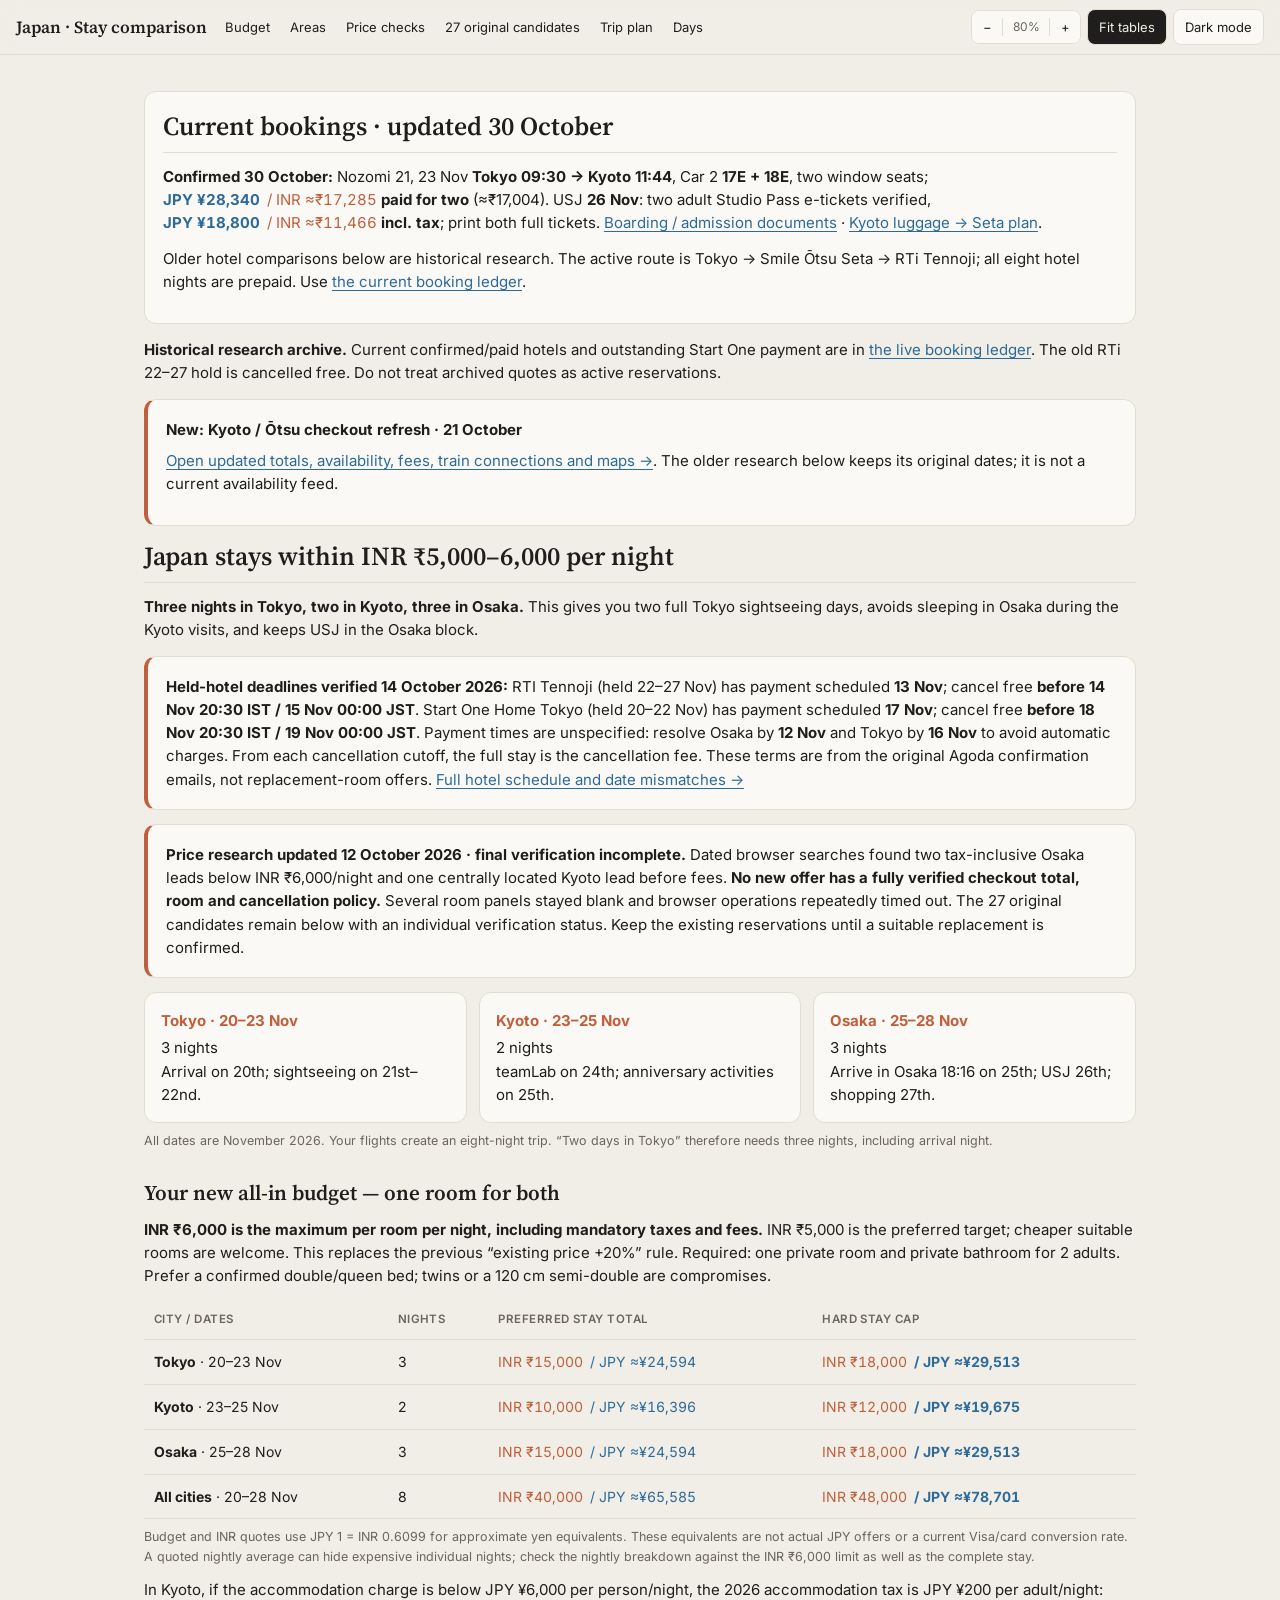
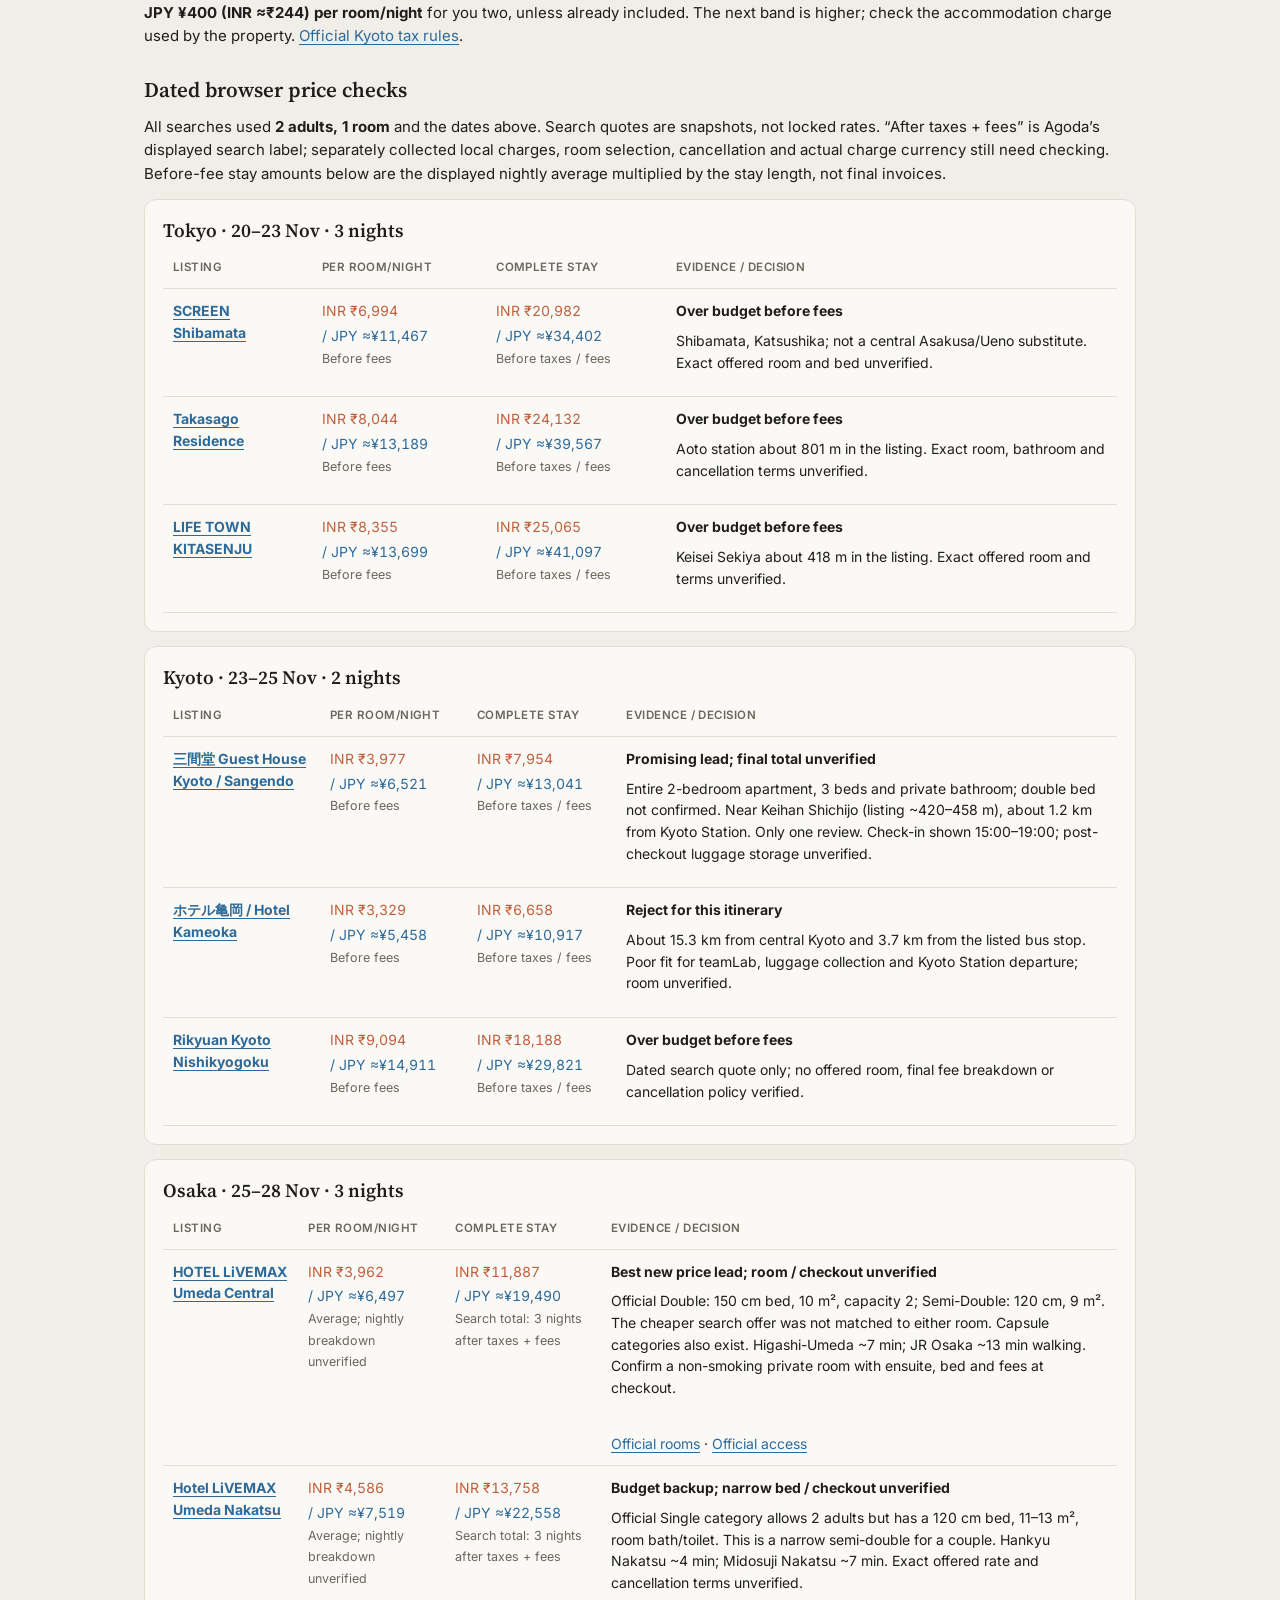
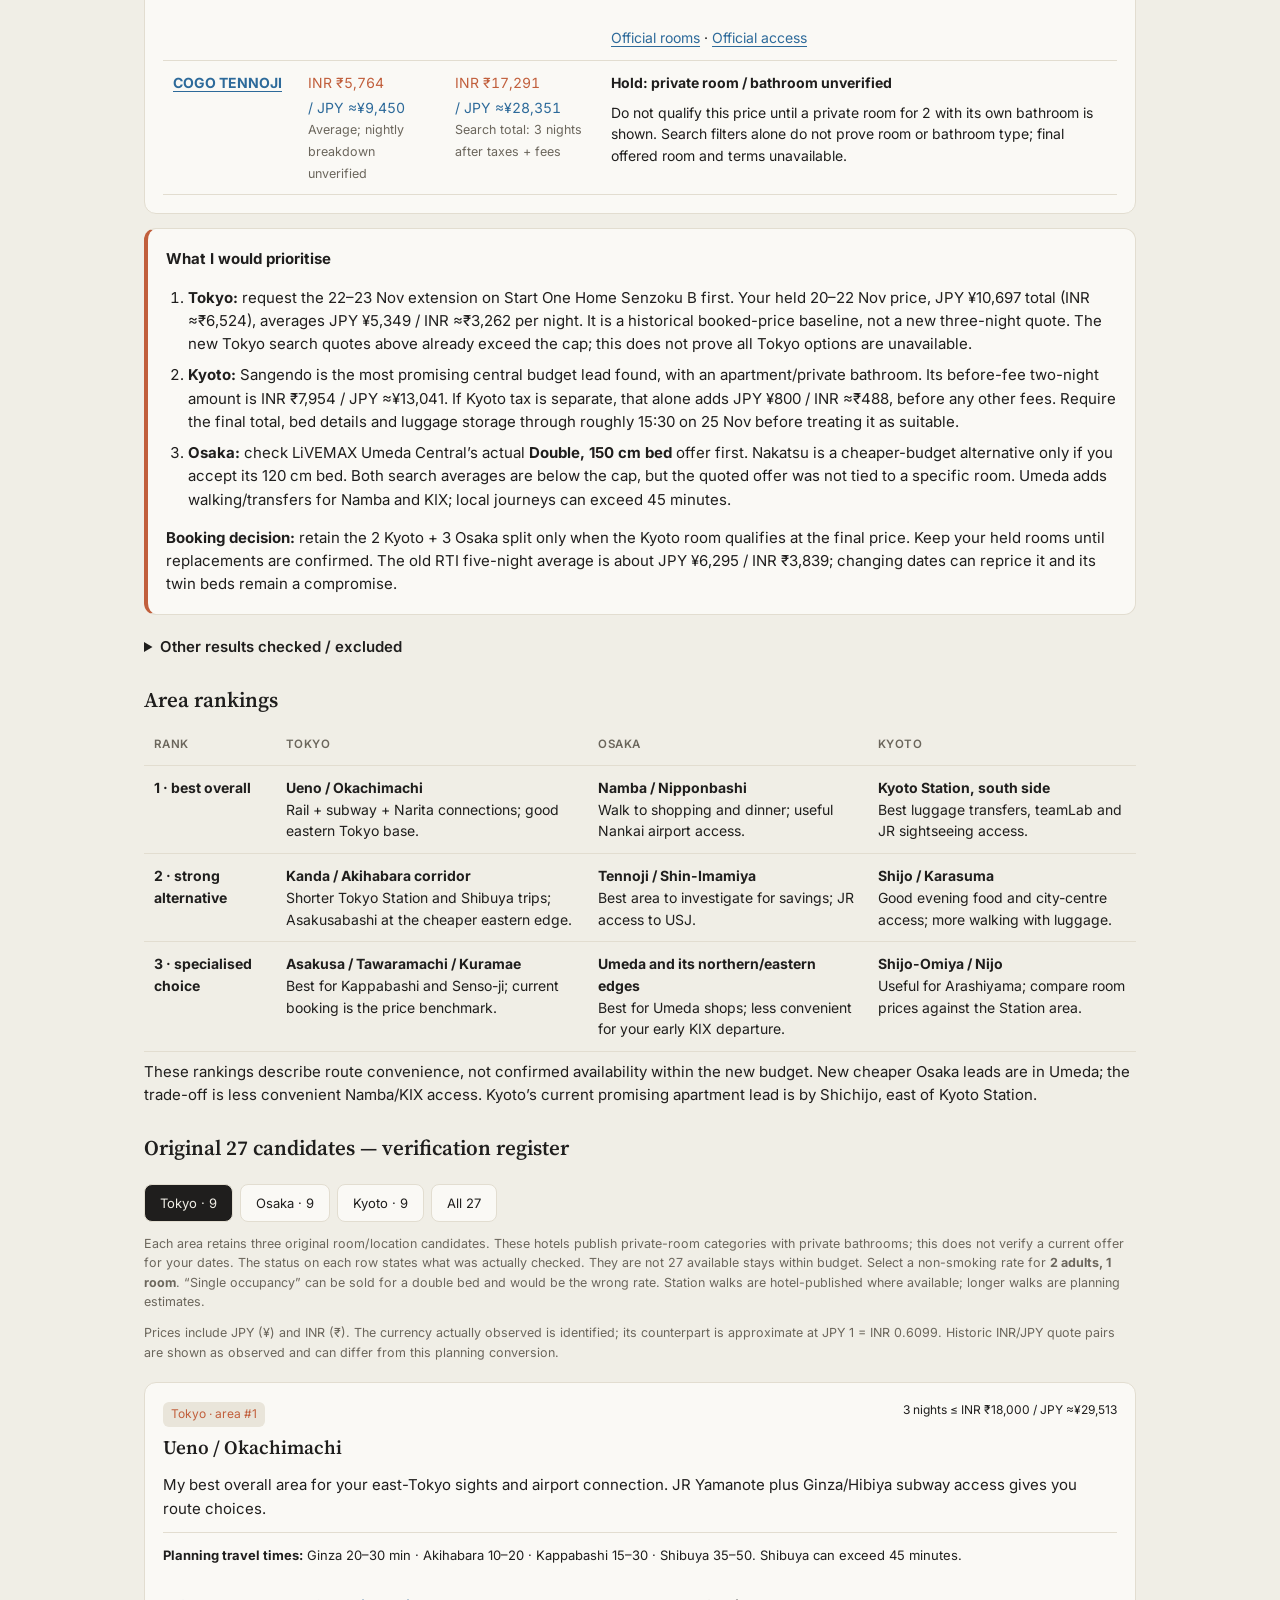
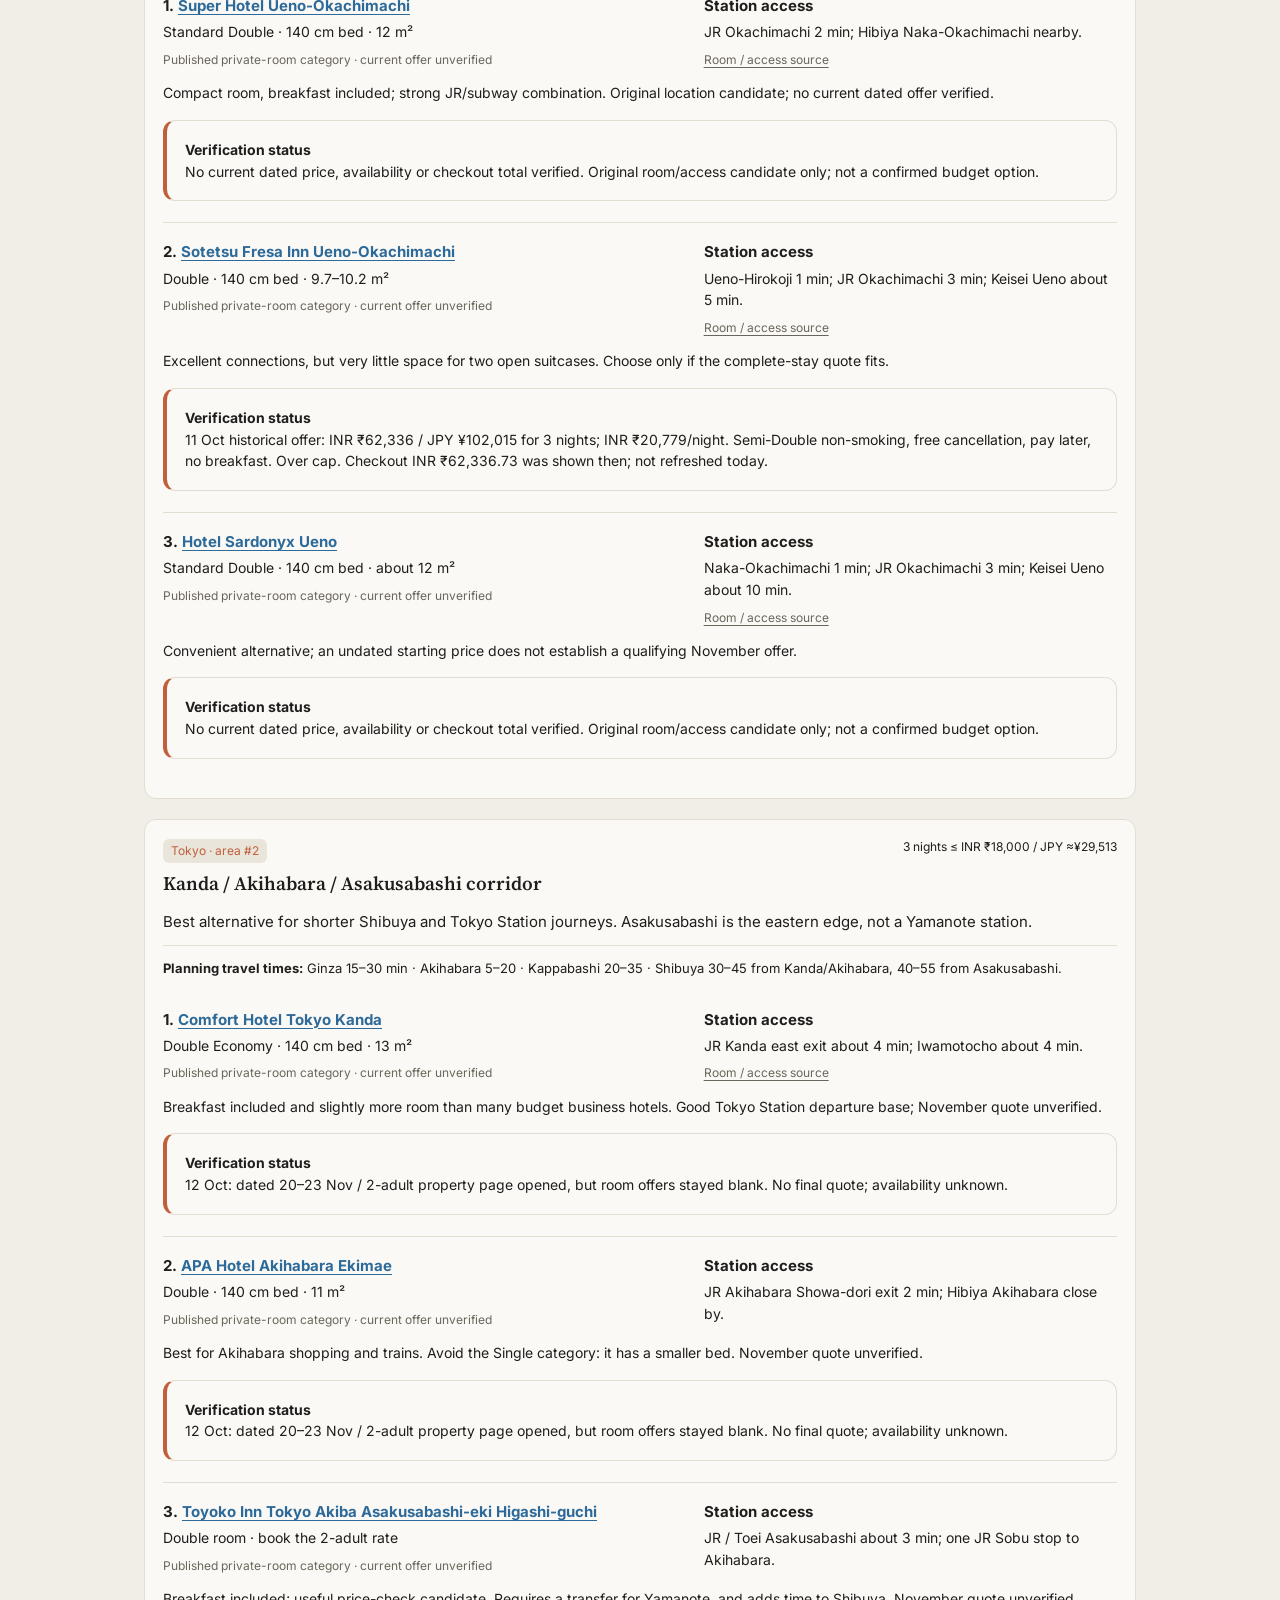
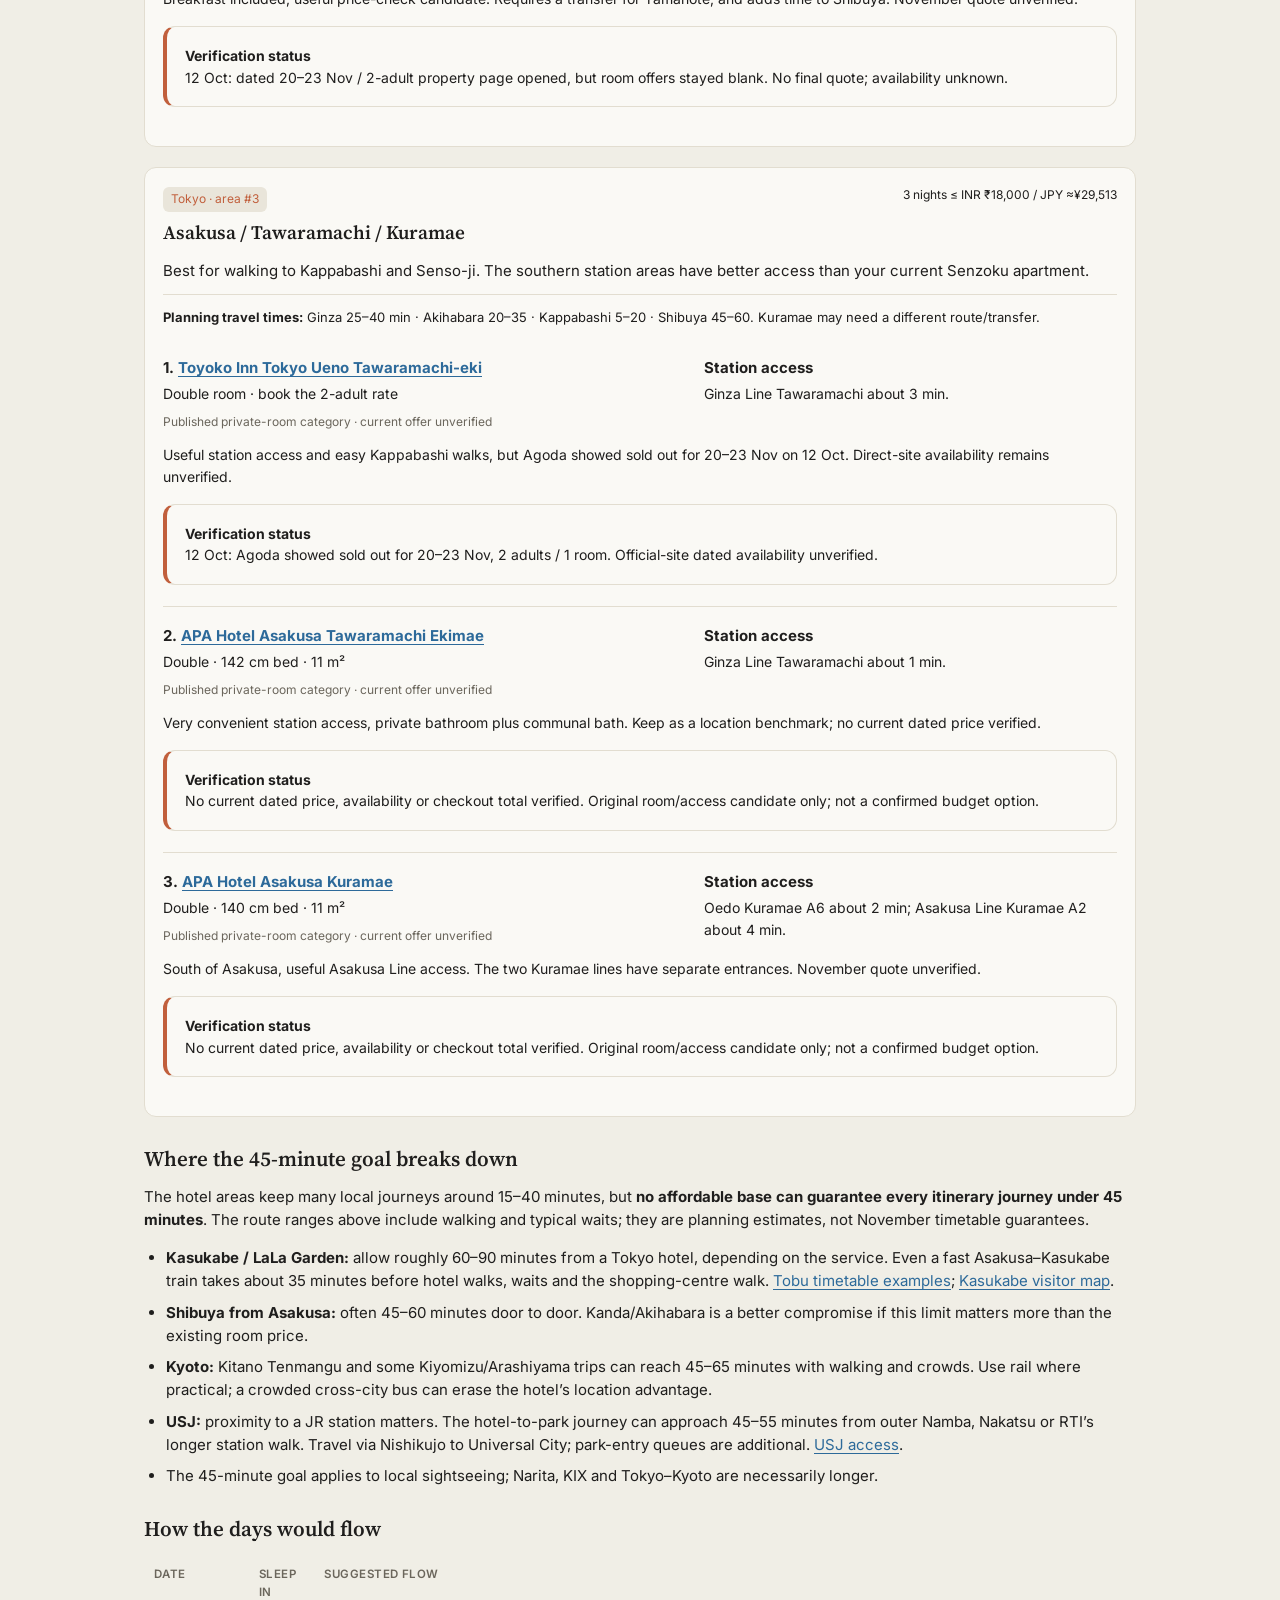
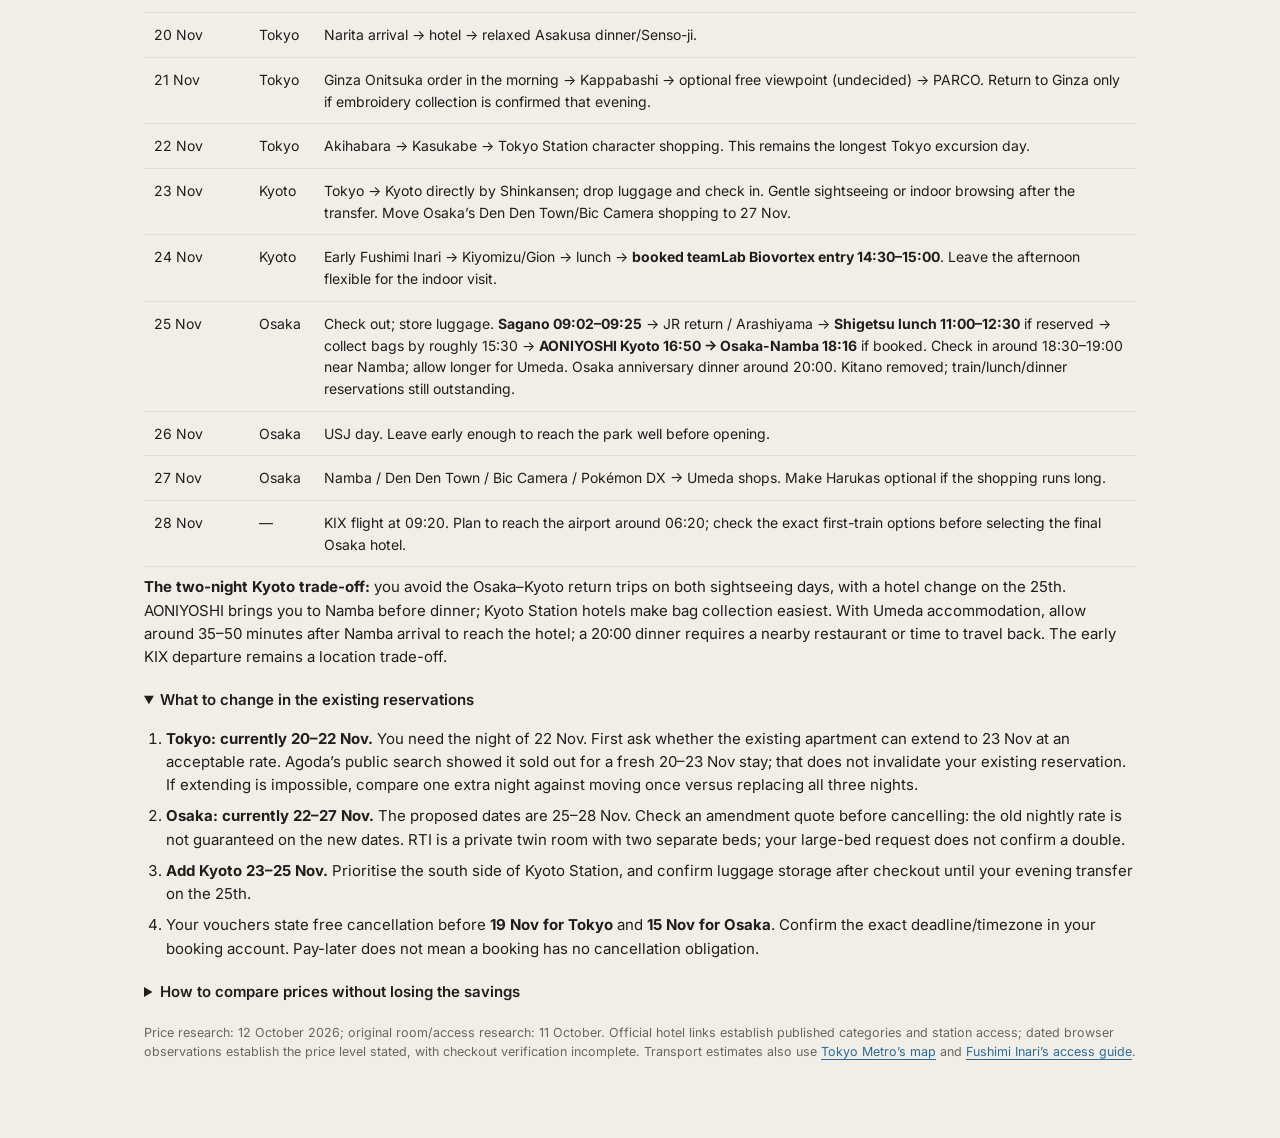
<file: stay-comparison.html>
<!doctype html>
<html lang="en"><head><meta charset="utf-8"><meta name="viewport" content="width=device-width,initial-scale=1"><title>Japan stays · ₹6,000 nightly cap · price research</title>
<link rel="preconnect" href="https://fonts.googleapis.com"><link rel="preconnect" href="https://fonts.gstatic.com" crossorigin><link href="https://fonts.googleapis.com/css2?family=Inter:wght@400;500;600;700&family=Source+Serif+4:opsz,wght@8..60,600&display=swap" rel="stylesheet">
<style>
:root{--w:80vw;--radius:12px;--bg:#f0eee6;--fg:#1f1e1d;--mut:#6b665c;--card:#faf9f5;--line:#e2ddd0;--acc:#c15f3c;--acc2:#2d6a9a;--ok:#3d7a3a;--warn:#a65c12;--chip:#e9e5da;--nav:rgba(240,238,230,.94);--serif:"Source Serif 4",Georgia,serif;--sans:"Inter",ui-sans-serif,system-ui,-apple-system,"Segoe UI",Roboto,sans-serif}
[data-theme=dark]{--bg:#262624;--fg:#ece9e1;--mut:#a8a398;--card:#30302e;--line:#46443f;--acc:#e08a68;--acc2:#8fb8de;--ok:#8cc58a;--warn:#e3a35c;--chip:#3a3936;--nav:rgba(38,38,36,.94)}
*{box-sizing:border-box}html{scroll-behavior:smooth;scroll-padding-top:100px;color:var(--fg);font-family:var(--sans)}
body{margin:0;font:15px/1.55 var(--sans);background:var(--bg);color:var(--fg);-webkit-font-smoothing:antialiased}
main{width:var(--w);margin:auto;padding:22px 16px 64px}
nav{position:sticky;top:0;z-index:10;background:var(--nav);backdrop-filter:blur(10px);border-bottom:1px solid var(--line)}
.bar{display:flex;align-items:center;gap:10px;padding:9px 16px;flex-wrap:wrap}.brand{font:600 17px var(--serif)}
.links{display:flex;gap:4px;flex:1;min-width:120px}.links a{font-size:13px;padding:4px 8px;color:var(--fg);text-decoration:none;border-radius:8px}.links a:hover{background:var(--chip)}
.controls,.wd,.grp{display:flex;align-items:center;gap:6px}.grp{gap:0;border:1px solid var(--line);border-radius:8px;overflow:hidden;background:var(--card)}
.grp button{border:0;border-radius:0;width:30px;padding:6px 0}.grp output{width:48px;text-align:center;font-size:12px;color:var(--mut);border-left:1px solid var(--line);border-right:1px solid var(--line)}
button{font:inherit;font-size:13px;cursor:pointer;padding:7px 11px;border:1px solid var(--line);border-radius:8px;background:var(--card);color:var(--fg)}button:hover{background:var(--chip)}
button:focus-visible,a:focus-visible{outline:3px solid var(--acc2);outline-offset:3px}button:disabled{opacity:.4;cursor:default}
button[aria-pressed=true]{background:var(--fg);color:var(--bg)}
h2{font:600 26px/1.3 var(--serif);margin:0 0 12px;padding-bottom:8px;border-bottom:1px solid var(--line)}h3{font:600 21px/1.3 var(--serif);margin:28px 0 12px}h4{font:600 19px/1.3 var(--serif);margin:0 0 6px}p{margin:8px 0 12px}
a{color:var(--acc2);text-underline-offset:3px}small,.muted{color:var(--mut);font-size:12.5px}.panel{background:var(--card);border:1px solid var(--line);border-radius:12px;padding:18px;margin:14px 0}.note{border-left:4px solid var(--acc)}
.flow{display:grid;grid-template-columns:repeat(3,1fr);gap:12px}.flow div{padding:16px;background:var(--card);border:1px solid var(--line);border-radius:12px}.flow b{display:block;margin-bottom:4px;color:var(--acc)}
.scroll{overflow-x:auto;-webkit-overflow-scrolling:touch}table{border-collapse:collapse;width:100%;font-size:14px}th,td{padding:11px 10px;text-align:left;vertical-align:top;border-bottom:1px solid var(--line)}th{font-size:11.5px;font-weight:600;text-transform:uppercase;letter-spacing:.04em;color:var(--mut)}td:first-child{min-width:105px}
[data-fit=off] .scroll table{width:max-content;min-width:100%}[data-fit=off] .scroll th,[data-fit=off] .scroll td{white-space:nowrap}
.rank{display:inline-block;font-size:12px;border-radius:6px;background:var(--chip);color:var(--acc);padding:3px 8px;margin-bottom:8px}.tabs{display:flex;gap:7px;flex-wrap:wrap;margin:22px 0 12px}.tabs button{padding:8px 15px}
.hotel{display:grid;grid-template-columns:1.25fr 1fr;gap:8px 24px;padding:17px 0;border-bottom:1px solid var(--line)}.hotel:last-child{border:0}.hotel b{display:block}.hotel p{margin:4px 0;font-size:14px}.hotel .wide{grid-column:1/-1}.tag{font-size:12px;color:var(--mut)}details{margin:20px 0}summary{cursor:pointer;font-weight:600}ol,ul{padding-left:22px}li{margin:8px 0}.area{margin:20px 0}.areahead{display:flex;align-items:start;justify-content:space-between;gap:16px}.cap{font-size:12px;max-width:240px}.routes{font-size:13px;border-top:1px solid var(--line);padding-top:12px}
.money{display:inline-flex;gap:3px 7px;align-items:baseline;flex-wrap:wrap;font-variant-numeric:tabular-nums;vertical-align:baseline}.jpy{color:var(--acc2);white-space:nowrap}.inr{color:var(--acc);white-space:nowrap;font-weight:400}.currency-help{margin:12px 0;color:var(--mut);font-size:12.5px}
@media(max-width:720px){body{font-size:14.5px}main{padding:18px 10px 40px}.bar{padding:8px 10px;gap:7px}.brand{display:none}.links{min-width:100%;order:2}.controls{margin-left:auto}.flow{grid-template-columns:1fr}.hotel{grid-template-columns:1fr}.hotel .wide{grid-column:auto}.areahead{display:block}.cap{display:block;max-width:none;margin:9px 0}.panel{padding:16px}th,td{padding:9px 7px}h2{font-size:23px}.scroll table{min-width:510px}}
@media(max-width:720px){[data-fit=on] .scroll table,[data-fit=on] .scroll tbody{display:block;min-width:0;width:100%}[data-fit=on] .scroll thead{display:none}[data-fit=on] .scroll tr{display:block;padding:12px 0;border-bottom:1px solid var(--line)}[data-fit=on] .scroll td{display:grid;grid-template-columns:95px minmax(0,1fr);gap:10px;border:0;padding:5px 0;min-width:0}[data-fit=on] .scroll td:before{content:attr(data-label);font-size:10px;font-weight:600;text-transform:uppercase;color:var(--mut);letter-spacing:.04em}.cell-content{min-width:0;overflow-wrap:anywhere}.hotel>div{min-width:0;overflow-wrap:anywhere}}
@media print{nav,.tabs{display:none}main{width:100%;padding:0}.panel{break-inside:avoid}body{background:#fff;color:#222}.jpy,.inr{color:inherit}}

</style></head><body data-fit="on"><nav aria-label="Comparison controls"><div class="bar"><b class="brand">Japan · Stay comparison</b><div class="links"><a href="#budget">Budget</a><a href="#areas">Areas</a><a href="#prices">Price checks</a><a href="#options">27 original candidates</a><a href="index.html">Trip plan</a><a href="#days">Days</a></div><div class="controls"><div class="wd"><div class="grp" role="group" aria-label="Content width"><button id="wm" aria-label="Narrower content">−</button><output id="wv" aria-live="polite">80%</output><button id="wp" aria-label="Wider content">+</button></div><button id="fit" aria-pressed="true" title="Wrap tables to fit; turn off to scroll wide tables">Fit tables</button></div><button id="th" aria-label="Switch to dark mode">Dark mode</button></div></div></nav><main><section class="panel"><h2>Current bookings · updated 30 October</h2><p><b>Confirmed 30 October:</b> Nozomi 21, 23 Nov <b>Tokyo 09:30 → Kyoto 11:44</b>, Car 2 <b>17E + 18E</b>, two window seats; <b>¥28,340 paid for two</b> (≈₹17,004). USJ <b>26 Nov</b>: two adult Studio Pass e-tickets verified, <b>¥18,800 incl. tax</b>; print both full tickets. <a href="travel-readiness.html#documents">Boarding / admission documents</a> · <a href="travel-readiness.html#kyoto-luggage">Kyoto luggage → Seta plan</a>.</p><p>Older hotel comparisons below are historical research. The active route is Tokyo → Smile Ōtsu Seta → RTi Tennoji; all eight hotel nights are prepaid. Use <a href="travel-readiness.html">the current booking ledger</a>.</p></section><div class="card"><b>Historical research archive.</b> Current confirmed/paid hotels and outstanding Start One payment are in <a href="travel-readiness.html#hotels">the live booking ledger</a>. The old RTi 22–27 hold is cancelled free. Do not treat archived quotes as active reservations.</div><div class="panel note" data-no-currency><b>New: Kyoto / Ōtsu checkout refresh · 21 October</b><p><a href="stays-maps.html">Open updated totals, availability, fees, train connections and maps →</a>. The older research below keeps its original dates; it is not a current availability feed.</p></div>
<h2>Japan stays within INR ₹5,000–6,000 per night</h2>
<p><b>Three nights in Tokyo, two in Kyoto, three in Osaka.</b> This gives you two full Tokyo sightseeing days, avoids sleeping in Osaka during the Kyoto visits, and keeps USJ in the Osaka block.</p>
<div class="panel note"><b>Held-hotel deadlines verified 14 October 2026:</b> RTI Tennoji (held 22–27 Nov) has payment scheduled <b>13 Nov</b>; cancel free <b>before 14 Nov 20:30 IST / 15 Nov 00:00 JST</b>. Start One Home Tokyo (held 20–22 Nov) has payment scheduled <b>17 Nov</b>; cancel free <b>before 18 Nov 20:30 IST / 19 Nov 00:00 JST</b>. Payment times are unspecified: resolve Osaka by <b>12 Nov</b> and Tokyo by <b>16 Nov</b> to avoid automatic charges. From each cancellation cutoff, the full stay is the cancellation fee. These terms are from the original Agoda confirmation emails, not replacement-room offers. <a href="index.html#hotel-deadlines">Full hotel schedule and date mismatches →</a></div>
<div class="panel note"><b>Price research updated 12 October 2026 · final verification incomplete.</b> Dated browser searches found two tax-inclusive Osaka leads below INR ₹6,000/night and one centrally located Kyoto lead before fees. <b>No new offer has a fully verified checkout total, room and cancellation policy.</b> Several room panels stayed blank and browser operations repeatedly timed out. The 27 original candidates remain below with an individual verification status. Keep the existing reservations until a suitable replacement is confirmed.</div>
<div class="flow"><div><b>Tokyo · 20–23 Nov</b>3 nights<br>Arrival on 20th; sightseeing on 21st–22nd.</div><div><b>Kyoto · 23–25 Nov</b>2 nights<br>teamLab on 24th; anniversary activities on 25th.</div><div><b>Osaka · 25–28 Nov</b>3 nights<br>Arrive in Osaka 18:16 on 25th; USJ 26th; shopping 27th.</div></div>
<p class="muted">All dates are November 2026. Your flights create an eight-night trip. “Two days in Tokyo” therefore needs three nights, including arrival night.</p>

<h3 id="budget">Your new all-in budget — one room for both</h3>
<p><b>INR ₹6,000 is the maximum per room per night, including mandatory taxes and fees.</b> INR ₹5,000 is the preferred target; cheaper suitable rooms are welcome. This replaces the previous “existing price +20%” rule. Required: one private room and private bathroom for 2 adults. Prefer a confirmed double/queen bed; twins or a 120 cm semi-double are compromises.</p>
<div class="scroll" data-no-currency><table><thead><tr><th>City / dates</th><th>Nights</th><th>Preferred stay total</th><th>Hard stay cap</th></tr></thead><tbody>
<tr><td><b>Tokyo</b> · 20–23 Nov</td><td>3</td><td><span class="money" data-no-currency><span class="inr">INR ₹15,000</span><span class="jpy"> / JPY ≈¥24,594</span></span></td><td><b><span class="money" data-no-currency><span class="inr">INR ₹18,000</span><span class="jpy"> / JPY ≈¥29,513</span></span></b></td></tr>
<tr><td><b>Kyoto</b> · 23–25 Nov</td><td>2</td><td><span class="money" data-no-currency><span class="inr">INR ₹10,000</span><span class="jpy"> / JPY ≈¥16,396</span></span></td><td><b><span class="money" data-no-currency><span class="inr">INR ₹12,000</span><span class="jpy"> / JPY ≈¥19,675</span></span></b></td></tr>
<tr><td><b>Osaka</b> · 25–28 Nov</td><td>3</td><td><span class="money" data-no-currency><span class="inr">INR ₹15,000</span><span class="jpy"> / JPY ≈¥24,594</span></span></td><td><b><span class="money" data-no-currency><span class="inr">INR ₹18,000</span><span class="jpy"> / JPY ≈¥29,513</span></span></b></td></tr>
<tr><td><b>All cities</b> · 20–28 Nov</td><td>8</td><td><span class="money" data-no-currency><span class="inr">INR ₹40,000</span><span class="jpy"> / JPY ≈¥65,585</span></span></td><td><b><span class="money" data-no-currency><span class="inr">INR ₹48,000</span><span class="jpy"> / JPY ≈¥78,701</span></span></b></td></tr>
</tbody></table></div>
<p class="muted">Budget and INR quotes use JPY 1 = INR 0.6099 for approximate yen equivalents. These equivalents are not actual JPY offers or a current Visa/card conversion rate. A quoted nightly average can hide expensive individual nights; check the nightly breakdown against the INR ₹6,000 limit as well as the complete stay.</p>
<p data-no-currency>In Kyoto, if the accommodation charge is below JPY ¥6,000 per person/night, the 2026 accommodation tax is JPY ¥200 per adult/night: <b>JPY ¥400 (INR ≈₹244) per room/night</b> for you two, unless already included. The next band is higher; check the accommodation charge used by the property. <a href="https://kyoto.travel/en/news/tax-change/" target="_blank" rel="noopener">Official Kyoto tax rules</a>.</p>
<h3 id="prices">Dated browser price checks</h3>
<p>All searches used <b>2 adults, 1 room</b> and the dates above. Search quotes are snapshots, not locked rates. “After taxes + fees” is Agoda’s displayed search label; separately collected local charges, room selection, cancellation and actual charge currency still need checking. Before-fee stay amounts below are the displayed nightly average multiplied by the stay length, not final invoices.</p>
<section class="panel"><h4>Tokyo · 20–23 Nov · 3 nights</h4><div class="scroll" data-no-currency><table><thead><tr><th>Listing</th><th>Per room/night</th><th>Complete stay</th><th>Evidence / decision</th></tr></thead><tbody><tr><td><b><a href="https://www.agoda.com/screen/hotel/tokyo-jp.html" target="_blank" rel="noopener">SCREEN Shibamata</a></b></td><td><span class="money" data-no-currency><span class="inr">INR ₹6,994</span><span class="jpy"> / JPY ≈¥11,467</span></span><br><small>Before fees</small></td><td><span class="money" data-no-currency><span class="inr">INR ₹20,982</span><span class="jpy"> / JPY ≈¥34,402</span></span><br><small>Before taxes / fees</small></td><td><b>Over budget before fees</b><p>Shibamata, Katsushika; not a central Asakusa/Ueno substitute. Exact offered room and bed unverified.</p></td></tr><tr><td><b><a href="https://www.agoda.com/search?city=5085&checkIn=2026-11-20&checkOut=2026-11-23&rooms=1&adults=2&children=0&currency=INR" target="_blank" rel="noopener">Takasago Residence</a></b></td><td><span class="money" data-no-currency><span class="inr">INR ₹8,044</span><span class="jpy"> / JPY ≈¥13,189</span></span><br><small>Before fees</small></td><td><span class="money" data-no-currency><span class="inr">INR ₹24,132</span><span class="jpy"> / JPY ≈¥39,567</span></span><br><small>Before taxes / fees</small></td><td><b>Over budget before fees</b><p>Aoto station about 801 m in the listing. Exact room, bathroom and cancellation terms unverified.</p></td></tr><tr><td><b><a href="https://www.agoda.com/search?city=5085&checkIn=2026-11-20&checkOut=2026-11-23&rooms=1&adults=2&children=0&currency=INR" target="_blank" rel="noopener">LIFE TOWN KITASENJU</a></b></td><td><span class="money" data-no-currency><span class="inr">INR ₹8,355</span><span class="jpy"> / JPY ≈¥13,699</span></span><br><small>Before fees</small></td><td><span class="money" data-no-currency><span class="inr">INR ₹25,065</span><span class="jpy"> / JPY ≈¥41,097</span></span><br><small>Before taxes / fees</small></td><td><b>Over budget before fees</b><p>Keisei Sekiya about 418 m in the listing. Exact offered room and terms unverified.</p></td></tr></tbody></table></div></section>
<section class="panel"><h4>Kyoto · 23–25 Nov · 2 nights</h4><div class="scroll" data-no-currency><table><thead><tr><th>Listing</th><th>Per room/night</th><th>Complete stay</th><th>Evidence / decision</th></tr></thead><tbody><tr><td><b><a href="https://www.agoda.com/guest-house-kyoto-h88616893/hotel/all/kyoto-jp.html?checkIn=2026-11-23&los=2&adults=2&rooms=1&currencyCode=INR" target="_blank" rel="noopener">三間堂 Guest House Kyoto / Sangendo</a></b></td><td><span class="money" data-no-currency><span class="inr">INR ₹3,977</span><span class="jpy"> / JPY ≈¥6,521</span></span><br><small>Before fees</small></td><td><span class="money" data-no-currency><span class="inr">INR ₹7,954</span><span class="jpy"> / JPY ≈¥13,041</span></span><br><small>Before taxes / fees</small></td><td><b>Promising lead; final total unverified</b><p>Entire 2-bedroom apartment, 3 beds and private bathroom; double bed not confirmed. Near Keihan Shichijo (listing ~420–458 m), about 1.2 km from Kyoto Station. Only one review. Check-in shown 15:00–19:00; post-checkout luggage storage unverified.</p></td></tr><tr><td><b><a href="https://www.agoda.com/search?city=1784&checkIn=2026-11-23&checkOut=2026-11-25&rooms=1&adults=2&children=0&currency=INR" target="_blank" rel="noopener">ホテル亀岡 / Hotel Kameoka</a></b></td><td><span class="money" data-no-currency><span class="inr">INR ₹3,329</span><span class="jpy"> / JPY ≈¥5,458</span></span><br><small>Before fees</small></td><td><span class="money" data-no-currency><span class="inr">INR ₹6,658</span><span class="jpy"> / JPY ≈¥10,917</span></span><br><small>Before taxes / fees</small></td><td><b>Reject for this itinerary</b><p>About 15.3 km from central Kyoto and 3.7 km from the listed bus stop. Poor fit for teamLab, luggage collection and Kyoto Station departure; room unverified.</p></td></tr><tr><td><b><a href="https://www.agoda.com/search?city=1784&checkIn=2026-11-23&checkOut=2026-11-25&rooms=1&adults=2&children=0&currency=INR" target="_blank" rel="noopener">Rikyuan Kyoto Nishikyogoku</a></b></td><td><span class="money" data-no-currency><span class="inr">INR ₹9,094</span><span class="jpy"> / JPY ≈¥14,911</span></span><br><small>Before fees</small></td><td><span class="money" data-no-currency><span class="inr">INR ₹18,188</span><span class="jpy"> / JPY ≈¥29,821</span></span><br><small>Before taxes / fees</small></td><td><b>Over budget before fees</b><p>Dated search quote only; no offered room, final fee breakdown or cancellation policy verified.</p></td></tr></tbody></table></div></section>
<section class="panel"><h4>Osaka · 25–28 Nov · 3 nights</h4><div class="scroll" data-no-currency><table><thead><tr><th>Listing</th><th>Per room/night</th><th>Complete stay</th><th>Evidence / decision</th></tr></thead><tbody><tr><td><b><a href="https://www.agoda.com/hotel-vr-osaka-h44864274/hotel/osaka-jp.html?checkIn=2026-11-25&los=3&adults=2&rooms=1&currencyCode=INR&finalPriceView=3" target="_blank" rel="noopener">HOTEL LiVEMAX Umeda Central</a></b></td><td><span class="money" data-no-currency><span class="inr">INR ₹3,962</span><span class="jpy"> / JPY ≈¥6,497</span></span><br><small>Average; nightly breakdown unverified</small></td><td><span class="money" data-no-currency><span class="inr">INR ₹11,887</span><span class="jpy"> / JPY ≈¥19,490</span></span><br><small>Search total: 3 nights after taxes + fees</small></td><td><b>Best new price lead; room / checkout unverified</b><p>Official Double: 150 cm bed, 10 m², capacity 2; Semi-Double: 120 cm, 9 m². The cheaper search offer was not matched to either room. Capsule categories also exist. Higashi-Umeda ~7 min; JR Osaka ~13 min walking. Confirm a non-smoking private room with ensuite, bed and fees at checkout.</p><br><a href="https://www.hotel-livemax.com/osaka/umeda-central/room/" target="_blank" rel="noopener">Official rooms</a> · <a href="https://www.hotel-livemax.com/osaka/umeda-central/access/" target="_blank" rel="noopener">Official access</a></td></tr><tr><td><b><a href="https://www.agoda.com/hotel-livemax-umeda-nakatsu/hotel/osaka-jp.html?checkIn=2026-11-25&los=3&adults=2&rooms=1&currencyCode=INR&finalPriceView=3" target="_blank" rel="noopener">Hotel LiVEMAX Umeda Nakatsu</a></b></td><td><span class="money" data-no-currency><span class="inr">INR ₹4,586</span><span class="jpy"> / JPY ≈¥7,519</span></span><br><small>Average; nightly breakdown unverified</small></td><td><span class="money" data-no-currency><span class="inr">INR ₹13,758</span><span class="jpy"> / JPY ≈¥22,558</span></span><br><small>Search total: 3 nights after taxes + fees</small></td><td><b>Budget backup; narrow bed / checkout unverified</b><p>Official Single category allows 2 adults but has a 120 cm bed, 11–13 m², room bath/toilet. This is a narrow semi-double for a couple. Hankyu Nakatsu ~4 min; Midosuji Nakatsu ~7 min. Exact offered rate and cancellation terms unverified.</p><br><a href="https://www.hotel-livemax.com/osaka/umedanakatsu/room/" target="_blank" rel="noopener">Official rooms</a> · <a href="https://www.hotel-livemax.com/osaka/umedanakatsu/access/" target="_blank" rel="noopener">Official access</a></td></tr><tr><td><b><a href="https://www.agoda.com/search?city=9590&checkIn=2026-11-25&checkOut=2026-11-28&rooms=1&adults=2&children=0&currency=INR&groupedBedTypes=2&hotelAccom=34&sort=priceLowToHigh" target="_blank" rel="noopener">COGO TENNOJI</a></b></td><td><span class="money" data-no-currency><span class="inr">INR ₹5,764</span><span class="jpy"> / JPY ≈¥9,450</span></span><br><small>Average; nightly breakdown unverified</small></td><td><span class="money" data-no-currency><span class="inr">INR ₹17,291</span><span class="jpy"> / JPY ≈¥28,351</span></span><br><small>Search total: 3 nights after taxes + fees</small></td><td><b>Hold: private room / bathroom unverified</b><p>Do not qualify this price until a private room for 2 with its own bathroom is shown. Search filters alone do not prove room or bathroom type; final offered room and terms unavailable.</p></td></tr></tbody></table></div></section>
<div class="panel note" data-no-currency><b>What I would prioritise</b><ol>
<li><b>Tokyo:</b> request the 22–23 Nov extension on Start One Home Senzoku B first. Your held 20–22 Nov price, JPY ¥10,697 total (INR ≈₹6,524), averages JPY ¥5,349 / INR ≈₹3,262 per night. It is a historical booked-price baseline, not a new three-night quote. The new Tokyo search quotes above already exceed the cap; this does not prove all Tokyo options are unavailable.</li>
<li><b>Kyoto:</b> Sangendo is the most promising central budget lead found, with an apartment/private bathroom. Its before-fee two-night amount is INR ₹7,954 / JPY ≈¥13,041. If Kyoto tax is separate, that alone adds JPY ¥800 / INR ≈₹488, before any other fees. Require the final total, bed details and luggage storage through roughly 15:30 on 25 Nov before treating it as suitable.</li>
<li><b>Osaka:</b> check LiVEMAX Umeda Central’s actual <b>Double, 150 cm bed</b> offer first. Nakatsu is a cheaper-budget alternative only if you accept its 120 cm bed. Both search averages are below the cap, but the quoted offer was not tied to a specific room. Umeda adds walking/transfers for Namba and KIX; local journeys can exceed 45 minutes.</li>
</ol><b>Booking decision:</b> retain the 2 Kyoto + 3 Osaka split only when the Kyoto room qualifies at the final price. Keep your held rooms until replacements are confirmed. The old RTI five-night average is about JPY ¥6,295 / INR ₹3,839; changing dates can reprice it and its twin beds remain a compromise.</div>
<details><summary>Other results checked / excluded</summary><ul>
<li>Tokyo: Toyoko Inn Tokyo Ueno Tawaramachi showed sold out for 20–23 Nov; Comfybed Ginza also showed sold out. Comfort Tokyo Kanda, APA Akihabara Ekimae and Toyoko Akiba Asakusabashi had blank room-offer grids. A blank grid is not proof of no availability.</li>
<li>Kyoto: Kyo-machiya Flower Inn Hanayo showed sold out. LiVEMAX hostel/business-hotel and other central quotes read were above the cap before fees. Hotel Kameoka’s low price does not compensate for its poor location for this route.</li>
<li>Osaka: Sunplaza / Sunplaza 2 displayed INR ₹7,403 (JPY ≈¥12,138) for 3 nights after taxes + fees, but the private bathroom requirement was not verified; exclude until a suitable room is shown. Hotel Awina showed sold out. Do not treat cheap capsule or dormitory prices as private-room offers.</li>
<li>Room panels stayed blank on several Agoda property pages. T3 browser snapshots timed out twice; fallback browser actions also timed out. Booking.com’s dated search did not expose readable results. No payments, bookings or cancellations were made.</li>
</ul></details>

<h3 id="areas">Area rankings</h3>
<div class="scroll"><table><thead><tr><th>Rank</th><th>Tokyo</th><th>Osaka</th><th>Kyoto</th></tr></thead><tbody>
<tr><td><b>1 · best overall</b></td><td><b>Ueno / Okachimachi</b><br>Rail + subway + Narita connections; good eastern Tokyo base.</td><td><b>Namba / Nipponbashi</b><br>Walk to shopping and dinner; useful Nankai airport access.</td><td><b>Kyoto Station, south side</b><br>Best luggage transfers, teamLab and JR sightseeing access.</td></tr>
<tr><td><b>2 · strong alternative</b></td><td><b>Kanda / Akihabara corridor</b><br>Shorter Tokyo Station and Shibuya trips; Asakusabashi at the cheaper eastern edge.</td><td><b>Tennoji / Shin-Imamiya</b><br>Best area to investigate for savings; JR access to USJ.</td><td><b>Shijo / Karasuma</b><br>Good evening food and city-centre access; more walking with luggage.</td></tr>
<tr><td><b>3 · specialised choice</b></td><td><b>Asakusa / Tawaramachi / Kuramae</b><br>Best for Kappabashi and Senso-ji; current booking is the price benchmark.</td><td><b>Umeda and its northern/eastern edges</b><br>Best for Umeda shops; less convenient for your early KIX departure.</td><td><b>Shijo-Omiya / Nijo</b><br>Useful for Arashiyama; compare room prices against the Station area.</td></tr>
</tbody></table></div>
<p>These rankings describe route convenience, not confirmed availability within the new budget. New cheaper Osaka leads are in Umeda; the trade-off is less convenient Namba/KIX access. Kyoto’s current promising apartment lead is by Shichijo, east of Kyoto Station.</p>

<h3>Original 27 candidates — verification register</h3><div id="options" class="tabs" role="group" aria-label="Choose city"><button data-city="Tokyo" aria-pressed="true">Tokyo · 9</button><button data-city="Osaka" aria-pressed="false">Osaka · 9</button><button data-city="Kyoto" aria-pressed="false">Kyoto · 9</button><button data-city="All" aria-pressed="false">All 27</button></div>
<p class="muted">Each area retains three original room/location candidates. These hotels publish private-room categories with private bathrooms; this does not verify a current offer for your dates. The status on each row states what was actually checked. They are not 27 available stays within budget. Select a non-smoking rate for <b>2 adults, 1 room</b>. “Single occupancy” can be sold for a double bed and would be the wrong rate. Station walks are hotel-published where available; longer walks are planning estimates.</p>
<p class="currency-help">Prices include JPY (¥) and INR (₹). The currency actually observed is identified; its counterpart is approximate at JPY 1 = INR 0.6099. Historic INR/JPY quote pairs are shown as observed and can differ from this planning conversion.</p><div id="results"></div>

<h3>Where the 45-minute goal breaks down</h3>
<p>The hotel areas keep many local journeys around 15–40 minutes, but <b>no affordable base can guarantee every itinerary journey under 45 minutes</b>. The route ranges above include walking and typical waits; they are planning estimates, not November timetable guarantees.</p>
<ul><li><b>Kasukabe / LaLa Garden:</b> allow roughly 60–90 minutes from a Tokyo hotel, depending on the service. Even a fast Asakusa–Kasukabe train takes about 35 minutes before hotel walks, waits and the shopping-centre walk. <a href="https://www.tobu.co.jp/spaciax/th/tcn/en/guide/" target="_blank" rel="noopener">Tobu timetable examples</a>; <a href="https://www.city.kasukabe.lg.jp/material/files/group/34/map-english.pdf" target="_blank" rel="noopener">Kasukabe visitor map</a>.</li>
<li><b>Shibuya from Asakusa:</b> often 45–60 minutes door to door. Kanda/Akihabara is a better compromise if this limit matters more than the existing room price.</li>
<li><b>Kyoto:</b> Kitano Tenmangu and some Kiyomizu/Arashiyama trips can reach 45–65 minutes with walking and crowds. Use rail where practical; a crowded cross-city bus can erase the hotel’s location advantage.</li>
<li><b>USJ:</b> proximity to a JR station matters. The hotel-to-park journey can approach 45–55 minutes from outer Namba, Nakatsu or RTI’s longer station walk. Travel via Nishikujo to Universal City; park-entry queues are additional. <a href="https://www.usj.co.jp/web/en/us/access" target="_blank" rel="noopener">USJ access</a>.</li>
<li>The 45-minute goal applies to local sightseeing; Narita, KIX and Tokyo–Kyoto are necessarily longer.</li></ul>

<h3 id="days">How the days would flow</h3>
<div class="scroll"><table><thead><tr><th>Date</th><th>Sleep in</th><th>Suggested flow</th></tr></thead><tbody>
<tr><td>20 Nov</td><td>Tokyo</td><td>Narita arrival → hotel → relaxed Asakusa dinner/Senso-ji.</td></tr>
<tr><td>21 Nov</td><td>Tokyo</td><td>Ginza Onitsuka order in the morning → Kappabashi → optional free viewpoint (undecided) → PARCO. Return to Ginza only if embroidery collection is confirmed that evening.</td></tr>
<tr><td>22 Nov</td><td>Tokyo</td><td>Akihabara → Kasukabe → Tokyo Station character shopping. This remains the longest Tokyo excursion day.</td></tr>
<tr><td>23 Nov</td><td>Kyoto</td><td>Tokyo → Kyoto directly by Shinkansen; drop luggage and check in. Gentle sightseeing or indoor browsing after the transfer. Move Osaka’s Den Den Town/Bic Camera shopping to 27 Nov.</td></tr>
<tr><td>24 Nov</td><td>Kyoto</td><td>Early Fushimi Inari → Kiyomizu/Gion → lunch → <b>booked teamLab Biovortex entry 14:30–15:00</b>. Leave the afternoon flexible for the indoor visit.</td></tr>
<tr><td>25 Nov</td><td>Osaka</td><td>Check out; store luggage. <b>Sagano 09:02–09:25</b> → JR return / Arashiyama → <b>Shigetsu lunch 11:00–12:30</b> if reserved → collect bags by roughly 15:30 → <b>AONIYOSHI Kyoto 16:50 → Osaka-Namba 18:16</b> if booked. Check in around 18:30–19:00 near Namba; allow longer for Umeda. Osaka anniversary dinner around 20:00. Kitano removed; train/lunch/dinner reservations still outstanding.</td></tr>
<tr><td>26 Nov</td><td>Osaka</td><td>USJ day. Leave early enough to reach the park well before opening.</td></tr>
<tr><td>27 Nov</td><td>Osaka</td><td>Namba / Den Den Town / Bic Camera / Pokémon DX → Umeda shops. Make Harukas optional if the shopping runs long.</td></tr>
<tr><td>28 Nov</td><td>—</td><td>KIX flight at 09:20. Plan to reach the airport around 06:20; check the exact first-train options before selecting the final Osaka hotel.</td></tr>
</tbody></table></div>
<p><b>The two-night Kyoto trade-off:</b> you avoid the Osaka–Kyoto return trips on both sightseeing days, with a hotel change on the 25th. AONIYOSHI brings you to Namba before dinner; Kyoto Station hotels make bag collection easiest. With Umeda accommodation, allow around 35–50 minutes after Namba arrival to reach the hotel; a 20:00 dinner requires a nearby restaurant or time to travel back. The early KIX departure remains a location trade-off.</p>

<details open><summary>What to change in the existing reservations</summary><ol>
<li><b>Tokyo: currently 20–22 Nov.</b> You need the night of 22 Nov. First ask whether the existing apartment can extend to 23 Nov at an acceptable rate. Agoda’s public search showed it sold out for a fresh 20–23 Nov stay; that does not invalidate your existing reservation. If extending is impossible, compare one extra night against moving once versus replacing all three nights.</li>
<li><b>Osaka: currently 22–27 Nov.</b> The proposed dates are 25–28 Nov. Check an amendment quote before cancelling: the old nightly rate is not guaranteed on the new dates. RTI is a private twin room with two separate beds; your large-bed request does not confirm a double.</li>
<li><b>Add Kyoto 23–25 Nov.</b> Prioritise the south side of Kyoto Station, and confirm luggage storage after checkout until your evening transfer on the 25th.</li>
<li>Your vouchers state free cancellation before <b>19 Nov for Tokyo</b> and <b>15 Nov for Osaka</b>. Confirm the exact deadline/timezone in your booking account. Pay-later does not mean a booking has no cancellation obligation.</li>
</ol></details>
<details><summary>How to compare prices without losing the savings</summary><p>Use the same dates, two-adult occupancy, bed type and cancellation terms on Agoda and the hotel’s official site. Reject an offer over the city’s complete-stay ceiling after adding local taxes and mandatory fees. A refundable rate is particularly useful while dates are changing.</p><p>With AU ixigo, choose a JPY charge when offered rather than the booking site or terminal converting it to INR. Breakfast-included hotels are marked, but do not assume their buffets satisfy your wife’s preparation rule (no visible egg/meat/fish pieces or noticeable non-veg smell; egg incorporated into batter/baked food and unobtrusive stocks are acceptable) or your husband’s no-beef restriction, including stock/sauce.</p><p><b>Potential savings are not yet proven.</b> Kyoto removes return commuting and backtracking, but a more expensive Kyoto room could consume the train-fare saving. Compare the total eight-night room cost plus transfers before replacing the existing low-priced bookings.</p></details>
<p class="muted">Price research: 12 October 2026; original room/access research: 11 October. Official hotel links establish published categories and station access; dated browser observations establish the price level stated, with checkout verification incomplete. Transport estimates also use <a href="https://www.tokyometro.jp/en/subwaymap/" target="_blank" rel="noopener">Tokyo Metro’s map</a> and <a href="https://inari.jp/en/access/" target="_blank" rel="noopener">Fushimi Inari’s access guide</a>.</p>

</main>
<script>

const prefs={get(k){try{return localStorage.getItem('japan-stays:'+k)}catch{return null}},set(k,v){try{localStorage.setItem('japan-stays:'+k,String(v))}catch{}}};
const pageRoot=document.documentElement;
function setTheme(theme){pageRoot.dataset.theme=theme;const button=document.getElementById('th');button.textContent=theme==='dark'?'Light mode':'Dark mode';button.setAttribute('aria-label','Switch to '+(theme==='dark'?'light':'dark')+' mode');prefs.set('theme',theme)}
setTheme(prefs.get('theme')||(matchMedia('(prefers-color-scheme: dark)').matches?'dark':'light'));
document.getElementById('th').onclick=()=>setTheme(pageRoot.dataset.theme==='dark'?'light':'dark');
let contentWidth=Number(prefs.get('width'))||(matchMedia('(max-width:720px)').matches?100:80);
function setWidth(value){contentWidth=Math.min(100,Math.max(50,value));pageRoot.style.setProperty('--w',contentWidth+'vw');document.getElementById('wv').value=contentWidth+'%';document.getElementById('wm').disabled=contentWidth===50;document.getElementById('wp').disabled=contentWidth===100;prefs.set('width',contentWidth)}
setWidth(contentWidth);document.getElementById('wm').onclick=()=>setWidth(contentWidth-5);document.getElementById('wp').onclick=()=>setWidth(contentWidth+5);
function setFit(on){document.body.dataset.fit=on?'on':'off';document.getElementById('fit').setAttribute('aria-pressed',String(on));prefs.set('fit',on?'1':'0')}
setFit(prefs.get('fit')!=='0');document.getElementById('fit').onclick=()=>setFit(document.body.dataset.fit!=='on');
const planningRate=0.6099;
function addCurrencies(root){const walker=document.createTreeWalker(root,NodeFilter.SHOW_TEXT);const nodes=[];while(walker.nextNode()){const node=walker.currentNode;if(node.parentElement.closest('script,style,.money,[data-no-currency]'))continue;if(/¥[\d,]+(?:\.\d+)?/.test(node.nodeValue))nodes.push(node)}
for(const node of nodes){const fragment=document.createDocumentFragment();const text=node.nodeValue;const re=/¥([\d,]+(?:\.\d+)?)/g;let offset=0;for(const match of text.matchAll(re)){fragment.append(text.slice(offset,match.index));const amount=Number(match[1].replaceAll(',',''));const wrapper=document.createElement('span');wrapper.className='money';const yen=document.createElement('span');yen.className='jpy';yen.textContent='JPY ¥'+match[1];const rupees=document.createElement('span');rupees.className='inr';rupees.textContent=' / INR ≈₹'+Math.round(amount*planningRate).toLocaleString('en-IN');wrapper.append(yen,rupees);fragment.append(wrapper);offset=match.index+match[0].length}fragment.append(text.slice(offset));node.replaceWith(fragment)}}

const areas=[
{city:'Tokyo',rank:1,name:'Ueno / Okachimachi',cap:'3 nights ≤ INR ₹18,000 / JPY ≈¥29,513',why:'My best overall area for your east-Tokyo sights and airport connection. JR Yamanote plus Ginza/Hibiya subway access gives you route choices.',routes:'Ginza 20–30 min · Akihabara 10–20 · Kappabashi 15–30 · Shibuya 35–50. Shibuya can exceed 45 minutes.',hotels:[
['Super Hotel Ueno-Okachimachi','https://www.superhotel.co.jp/s_hotels/okachimachi/','Standard Double · 140 cm bed · 12 m²','JR Okachimachi 2 min; Hibiya Naka-Okachimachi nearby.','Compact room, breakfast included; strong JR/subway combination. Original location candidate; no current dated offer verified.','https://www.superhoteljapan.com/en/photo/okachimachi.html'],
['Sotetsu Fresa Inn Ueno-Okachimachi','https://sotetsu-hotels.com/fresa-inn/okachimachi/rooms/','Double · 140 cm bed · 9.7–10.2 m²','Ueno-Hirokoji 1 min; JR Okachimachi 3 min; Keisei Ueno about 5 min.','Excellent connections, but very little space for two open suitcases. Choose only if the complete-stay quote fits.','https://sotetsu-hotels.com/fresa-inn/okachimachi/access/'],
['Hotel Sardonyx Ueno','https://www.hotel-sardonyx.com/ueno/en/room/','Standard Double · 140 cm bed · about 12 m²','Naka-Okachimachi 1 min; JR Okachimachi 3 min; Keisei Ueno about 10 min.','Convenient alternative; an undated starting price does not establish a qualifying November offer.','https://www.hotel-sardonyx.com/ueno/en/access/']
]},
{city:'Tokyo',rank:2,name:'Kanda / Akihabara / Asakusabashi corridor',cap:'3 nights ≤ INR ₹18,000 / JPY ≈¥29,513',why:'Best alternative for shorter Shibuya and Tokyo Station journeys. Asakusabashi is the eastern edge, not a Yamanote station.',routes:'Ginza 15–30 min · Akihabara 5–20 · Kappabashi 20–35 · Shibuya 30–45 from Kanda/Akihabara, 40–55 from Asakusabashi.',hotels:[
['Comfort Hotel Tokyo Kanda','https://www.choice-hotels.jp/hotel/kanda/rooms/','Double Economy · 140 cm bed · 13 m²','JR Kanda east exit about 4 min; Iwamotocho about 4 min.','Breakfast included and slightly more room than many budget business hotels. Good Tokyo Station departure base; November quote unverified.','https://www.choice-hotels.jp/hotel/kanda/'],
['APA Hotel Akihabara Ekimae','https://www3.apahotel.com/hotel/syutoken/tokyo/akihabara-ekimae/','Double · 140 cm bed · 11 m²','JR Akihabara Showa-dori exit 2 min; Hibiya Akihabara close by.','Best for Akihabara shopping and trains. Avoid the Single category: it has a smaller bed. November quote unverified.',''],
['Toyoko Inn Tokyo Akiba Asakusabashi-eki Higashi-guchi','https://www.toyoko-inn.com/eng/search/detail/00243/','Double room · book the 2-adult rate','JR / Toei Asakusabashi about 3 min; one JR Sobu stop to Akihabara.','Breakfast included; useful price-check candidate. Requires a transfer for Yamanote, and adds time to Shibuya. November quote unverified.','']
]},
{city:'Tokyo',rank:3,name:'Asakusa / Tawaramachi / Kuramae',cap:'3 nights ≤ INR ₹18,000 / JPY ≈¥29,513',why:'Best for walking to Kappabashi and Senso-ji. The southern station areas have better access than your current Senzoku apartment.',routes:'Ginza 25–40 min · Akihabara 20–35 · Kappabashi 5–20 · Shibuya 45–60. Kuramae may need a different route/transfer.',hotels:[
['Toyoko Inn Tokyo Ueno Tawaramachi-eki','https://www.toyoko-inn.com/eng/search/detail/00226/','Double room · book the 2-adult rate','Ginza Line Tawaramachi about 3 min.','Useful station access and easy Kappabashi walks, but Agoda showed sold out for 20–23 Nov on 12 Oct. Direct-site availability remains unverified.',''],
['APA Hotel Asakusa Tawaramachi Ekimae','https://www3.apahotel.com/hotel/syutoken/tokyo/asakusa-tawaramachi-ekimae/','Double · 142 cm bed · 11 m²','Ginza Line Tawaramachi about 1 min.','Very convenient station access, private bathroom plus communal bath. Keep as a location benchmark; no current dated price verified.',''],
['APA Hotel Asakusa Kuramae','https://www3.apahotel.com/hotel/syutoken/tokyo/asakusa-kuramae/','Double · 140 cm bed · 11 m²','Oedo Kuramae A6 about 2 min; Asakusa Line Kuramae A2 about 4 min.','South of Asakusa, useful Asakusa Line access. The two Kuramae lines have separate entrances. November quote unverified.','']
]},
{city:'Osaka',rank:1,name:'Namba / Nipponbashi',cap:'3 nights ≤ INR ₹18,000 / JPY ≈¥29,513',why:'My best overall Osaka area: most food and shopping stays close, with a practical route to KIX from Nankai Namba.',routes:'Dotonbori / Den Den Town 5–20 min walking · Umeda 20–35 · Harukas 20–35 · USJ 35–55 depending on exact hotel.',hotels:[
['Toyoko Inn Osaka Nippombashi Bunraku Gekijo Mae','https://www.toyoko-inn.com/eng/search/detail/00287/','Double room · book the 2-adult rate','Nippombashi exit 8 about 2 min; Nankai Namba roughly 12–15 min walking.','First Namba-area budget check; breakfast included. Extra luggage walk to the airport train compared with Namba Ekimae. November quote unverified.',''],
['Sotetsu Fresa Inn Osaka-Namba','https://sotetsu-hotels.com/fresa-inn/namba-ekimae/rooms/','Double · 140 cm bed · 11.77 m²; Deluxe Double 160 cm','Metro Namba 1–2 min; Nankai Namba about 2 min.','Best location for your early departure. Small standard room; no current dated price is verified. Only choose a final offer within the new cap.','https://sotetsu-hotels.com/fresa-inn/namba-ekimae/access/'],
['Sotetsu Grand Fresa Osaka-Namba','https://sotetsu-hotels.com/grand-fresa/namba/rooms/','Standard Double · 140 cm bed · 13.5 m²; Superior 160 cm','Nippombashi about 2 min; Nankai Namba roughly 12–15 min walking.','Useful room-space compromise. Avoid Economy Double if you dislike a narrow 120 cm bed. November quote unverified.','https://sotetsu-hotels.com/grand-fresa/namba/access/']
]},
{city:'Osaka',rank:2,name:'Tennoji / Shin-Imamiya',cap:'3 nights ≤ INR ₹18,000 / JPY ≈¥29,513',why:'My first area to investigate for savings, especially with USJ and the airport. Choose a hotel near the actual JR/Nankai entrances.',routes:'Namba 15–25 min · Umeda 25–40 · Harukas 5–20 · USJ 30–45 near Shin-Imamiya, potentially 45–55 from RTI.',hotels:[
['Chisun Standard Osaka Shin-Imamiya','https://www.solarehotels.com/hotel/osaka/cs-os/guestroom.html','Standard Semi-Double · 140 cm · 13 m²; Superior Double 160 cm · 15 m²','JR / Nankai Shin-Imamiya west exit 1 min; accessible east route about 10 min; Dobutsuen-mae 6 min.','Historical 11 Oct quote exceeded the new cap. Both listed bed categories allow two adults. West-exit stairs matter with luggage. November quote unverified.','https://www.solarehotels.com/hotel/osaka/cs-os/access.html'],
['Toyoko Inn Osaka Abeno Tennoji','https://www.toyoko-inn.com/eng/search/detail/00247/','Double room · book the 2-adult rate','Dobutsuen-mae exit 1 about 3 min; JR Tennoji about 8 min.','Breakfast included and useful Tennoji/Harukas access. Slightly longer station walk than Chisun. November quote unverified.',''],
['RTI Tennoji — your current property','https://www.klook.com/en-US/hotels/detail/1154262-rti-tennoji/','Private Twin Room with private bathroom · 2 separate beds','Dobutsuen-mae about 6 min; JR Shin-Imamiya roughly 14 min walking.','Budget benchmark: your existing average is ¥6,295/night, but that is for 22–27 Nov. A 25–28 Nov amendment is unquoted. DOUBLE BED NOT CONFIRMED.','https://www.anotherlife.club/booking-osaka']
]},
{city:'Osaka',rank:3,name:'Umeda / Nakatsu / Minamimorimachi',cap:'3 nights ≤ INR ₹18,000 / JPY ≈¥29,513',why:'Useful for the Umeda shopping day, but these hotels cover different edges of the district. Less efficient for Namba dinners and early KIX departure.',routes:'Namba 25–40 min · Harukas 30–45 · USJ 30–55. Nakatsu and the eastern edge add walking/transfers; they are not directly beside JR Osaka.',hotels:[
['Toyoko Inn Osaka Umeda Nakatsu No.1','https://www.toyoko-inn.com/eng/search/detail/00034/','Double room · book the 2-adult rate','Midosuji Nakatsu exit 4 about 1 min; allow about 10–15 min to JR Osaka.','Breakfast included and direct Midosuji access to Namba. For USJ, the JR Osaka walk is the drawback. November quote unverified.',''],
['Toyoko Inn Osaka Umeda Higashi','https://www.toyoko-inn.com/eng/search/detail/00129/','Double room · book the 2-adult rate','Minamimorimachi exit 1 about 3 min; JR Osaka-Tenmangu exit 7 about 10 min.','Eastern-edge budget candidate, one subway stop from Higashi-Umeda. Not a hotel beside JR Osaka despite its name. Breakfast included; November quote unverified.',''],
['Hotel Mystays Premier Dojima','https://iconia.co.jp/en-us/location-hotel-mystays-premier-dojima-osaka','Standard Double · select one double bed for 2 adults','Nishi-Umeda / Kitashinchi about 5 min; JR Osaka / Midosuji Umeda about 10 min.','More comfortable fallback if discounted, but an undated starting price does not establish a qualifying November offer.','https://iconia.co.jp/en-us/rooms-hotel-mystays-premier-dojima-osaka']
]},
{city:'Kyoto',rank:1,name:'Kyoto Station — Hachijo / south side',cap:'2 nights ≤ INR ₹12,000 / JPY ≈¥19,675',why:'My best fit for your two-night stay: Shinkansen arrival, teamLab, Fushimi Inari and collecting luggage before the Osaka transfer.',routes:'teamLab 15–25 min · Fushimi Inari 15–25 · Gion 25–40 · Kiyomizu 35–50 · Arashiyama 35–50 · Kitano 45–65.',hotels:[
['Hotel M’s Est Kyoto Station South','https://kyohotel.jp/en/hotel/msest-kyotostationsouth-en/','Double · 140 cm · 14 m²; Queen 160 cm · 17 m²','JR Kyoto Hachijo exit about 5 min; Kujo subway nearby.','Good location and room size, but the 11 Oct Queen quote was far above the new cap. Do not prioritise unless a new offer is materially cheaper.','https://www.kyotostation.com/the-garnet-hotel-kyoto-station/'],
['Sotetsu Fresa Inn Kyoto-Hachijoguchi','https://sotetsu-hotels.com/fresa-inn/hachijo/rooms/','Double · 140 cm · 12.8–13.9 m²; Comfort Double 160 cm','Kyoto Station Hachijo exit about 2 min.','Best luggage convenience. Comfort Double is the nicer couple option if the upgrade stays under the complete-stay ceiling. November quote unverified.','https://sotetsu-hotels.com/en/pamphlet/pdf/fresa/hachijo.pdf'],
['Hotel The M’s Kyoto','https://kyohotel.jp/en/hotel/hotel-the-ms-kyoto-en/','Double · 140 cm · 16 m²; Queen 160 cm · 16–19 m²','Kyoto Station Hachijo exit about 5 min.','Larger standard room than many alternatives, private shower/toilet. Only four Double rooms listed, so also compare Queen. November quote unverified.','']
]},
{city:'Kyoto',rank:2,name:'Shijo / Karasuma',cap:'2 nights ≤ INR ₹12,000 / JPY ≈¥19,675',why:'Good evening food and shopping access, useful subway/Hankyu connections. Less convenient than Kyoto Station when arriving with luggage.',routes:'teamLab 25–40 min · Fushimi Inari 25–40 · Gion / Higashiyama 20–40 · Arashiyama 35–50 · Kitano 35–55.',hotels:[
['Hotel M’s Est Shijo Karasuma','https://kyohotel.jp/en/hotel/msest-shijokarasuma-en/','Semi-Double · 140 cm · 12–13 m² · capacity 2','Hankyu Karasuma about 1 min; subway Shijo close by.','Small room with strong city-centre access. Exact November stay quote unverified.',''],
['Toyoko Inn Kyoto Shijo-Karasuma','https://www.toyoko-inn.com/eng/search/detail/00053/','Double room · book the 2-adult rate','Shijo / Karasuma exit 20 immediately nearby.','First budget check in this area; breakfast included. Keep the exact bed category in the reservation, not merely a request. November quote unverified.','https://kyoto.travel/en/accommodations/hotel/48.html'],
['Hotel Mystays Kyoto Shijo','https://iconia.co.jp/en-us/location-hotel-mystays-kyoto-shijo-kyoto','Standard Double · about 18 m² · select 2-adult occupancy','Shijo / Karasuma exit 24 about 6 min; Randen Shijo-Omiya about 7 min.','More floor space for a couple and luggage, but farther from the station. Choose only if a dated offer fits; November quote unverified.','https://iconia.co.jp/en-us/rooms-hotel-mystays-kyoto-shijo-kyoto']
]},
{city:'Kyoto',rank:3,name:'Shijo-Omiya / Nijo',cap:'2 nights ≤ INR ₹12,000 / JPY ≈¥19,675',why:'Useful for Arashiyama and Kitano via Randen. The Nijo-side option trades longer station walks for a different room-price search.',routes:'Arashiyama 35–50 min · Kitano 30–50 · teamLab 30–45 · Fushimi Inari 35–50. Nijo-side walks can add 5–15 minutes.',hotels:[
['Toyoko Inn Kyoto Shijo-Omiya','https://www.toyoko-inn.com/eng/search/detail/00027/','Double room · book the 2-adult rate','Hankyu Omiya and Randen Shijo-Omiya about 1 min.','Best station convenience in this area; breakfast included. Strong option to price-check for the Arashiyama day. November quote unverified.',''],
['Hotel M’s Plus Shijo Omiya','https://kyohotel.jp/zh_tw/hotel/hotel-ms-plus-shijo-omiya-2/','Double · 140 cm · 15 m²; Queen 160 cm · 16 m²','Omiya / Shijo-Omiya about 2 min.','Useful room-size compromise; compare Double versus Queen. Smaller Semi-Double also exists, so check the category. November quote unverified.',''],
['M’s Hotel Sanjo Omiya','https://kyohotel.jp/en/hotel/ms-hotel-sanjo-omiya-2/','Double · 15 m²; Queen · 17 m² · capacity 2','Nijojo-mae about 6 min; Hankyu Omiya 10 min; JR Nijo about 12 min.','Private room alternative at the northern edge. Longest station walks of these Kyoto candidates; compare price savings against daily walking. November quote unverified.','https://kyohotel.jp/ko/hotel/ms-hotel-sanjo-omiya-7/']
]}
];
function escapeHtml(s){return s.replace(/[&<>"']/g,c=>({'&':'&amp;','<':'&lt;','>':'&gt;','"':'&quot;',"'":'&#39;'}[c]));}
const verification={"Sotetsu Fresa Inn Ueno-Okachimachi": "11 Oct historical offer: INR ₹62,336 / JPY ¥102,015 for 3 nights; INR ₹20,779/night. Semi-Double non-smoking, free cancellation, pay later, no breakfast. Over cap. Checkout INR ₹62,336.73 was shown then; not refreshed today.", "Hotel M’s Est Kyoto Station South": "11 Oct historical offer: INR ₹50,694 / JPY ¥82,964 for 2 nights; INR ₹25,347/night. Queen, non-refundable, pay now, no breakfast. Over cap; not refreshed today.", "Chisun Standard Osaka Shin-Imamiya": "11 Oct historical offer: INR ₹19,224 / JPY ¥31,462 for 3 nights; INR ₹6,408/night. Standard Semi-Double non-smoking, pay now, no breakfast; cancellation policy not expanded. Over cap; not refreshed today.", "Toyoko Inn Tokyo Ueno Tawaramachi-eki": "12 Oct: Agoda showed sold out for 20–23 Nov, 2 adults / 1 room. Official-site dated availability unverified.", "Comfort Hotel Tokyo Kanda": "12 Oct: dated 20–23 Nov / 2-adult property page opened, but room offers stayed blank. No final quote; availability unknown.", "APA Hotel Akihabara Ekimae": "12 Oct: dated 20–23 Nov / 2-adult property page opened, but room offers stayed blank. No final quote; availability unknown.", "Toyoko Inn Tokyo Akiba Asakusabashi-eki Higashi-guchi": "12 Oct: dated 20–23 Nov / 2-adult property page opened, but room offers stayed blank. No final quote; availability unknown.", "RTI Tennoji — your current property": "Held historical voucher: JPY ¥31,474 for 22–27 Nov / 5 nights. Revised 25–28 Nov total not quoted. Private twin confirmed in voucher; double not confirmed."};
function render(city){const matches=areas.filter(a=>city==='All'||a.city===city);document.getElementById('results').innerHTML=matches.map(a=>`<section class="panel area"><div class="areahead"><div><span class="rank">${a.city} · area #${a.rank}</span><h4>${escapeHtml(a.name)}</h4></div><span class="cap" data-no-currency>${a.cap}</span></div><p>${escapeHtml(a.why)}</p><p class="routes"><b>Planning travel times:</b> ${escapeHtml(a.routes)}</p>${a.hotels.map((h,i)=>`<article class="hotel"><div><b>${i+1}. <a href="${h[1]}" target="_blank" rel="noopener">${escapeHtml(h[0])}</a></b><p>${escapeHtml(h[2])}</p><span class="tag">Published private-room category · current offer unverified</span></div><div><b>Station access</b><p>${escapeHtml(h[3])}</p>${h[5]?`<a class="tag" href="${h[5]}" target="_blank" rel="noopener">Room / access source</a>`:''}</div><p class="wide">${escapeHtml(h[4])}</p><p class="wide panel note" data-no-currency><b>Verification status</b>${escapeHtml(verification[h[0]]||'No current dated price, availability or checkout total verified. Original room/access candidate only; not a confirmed budget option.')}</p></article>`).join('')}</section>`).join('');document.querySelectorAll('[data-city]').forEach(b=>b.setAttribute('aria-pressed',String(b.dataset.city===city)));addCurrencies(document.getElementById('results'));}
document.querySelectorAll('[data-city]').forEach(b=>b.onclick=()=>render(b.dataset.city));render('Tokyo');addCurrencies(document.querySelector('main'));
document.querySelectorAll('.scroll table').forEach(table=>{const headings=[...table.querySelectorAll('thead th')].map(th=>th.textContent);table.querySelectorAll('tbody tr').forEach(row=>[...row.cells].forEach((cell,index)=>{cell.dataset.label=headings[index];const content=document.createElement('div');content.className='cell-content';while(cell.firstChild)content.append(cell.firstChild);cell.append(content)}))});
console.assert(areas.length===9,'Expected 9 areas');console.assert(areas.reduce((n,a)=>n+a.hotels.length,0)===27,'Expected 27 hotels');console.log('Inventory: 9 areas, 27 original candidates. Quote verification is stated separately per listing.');
</script></body></html>
</file>
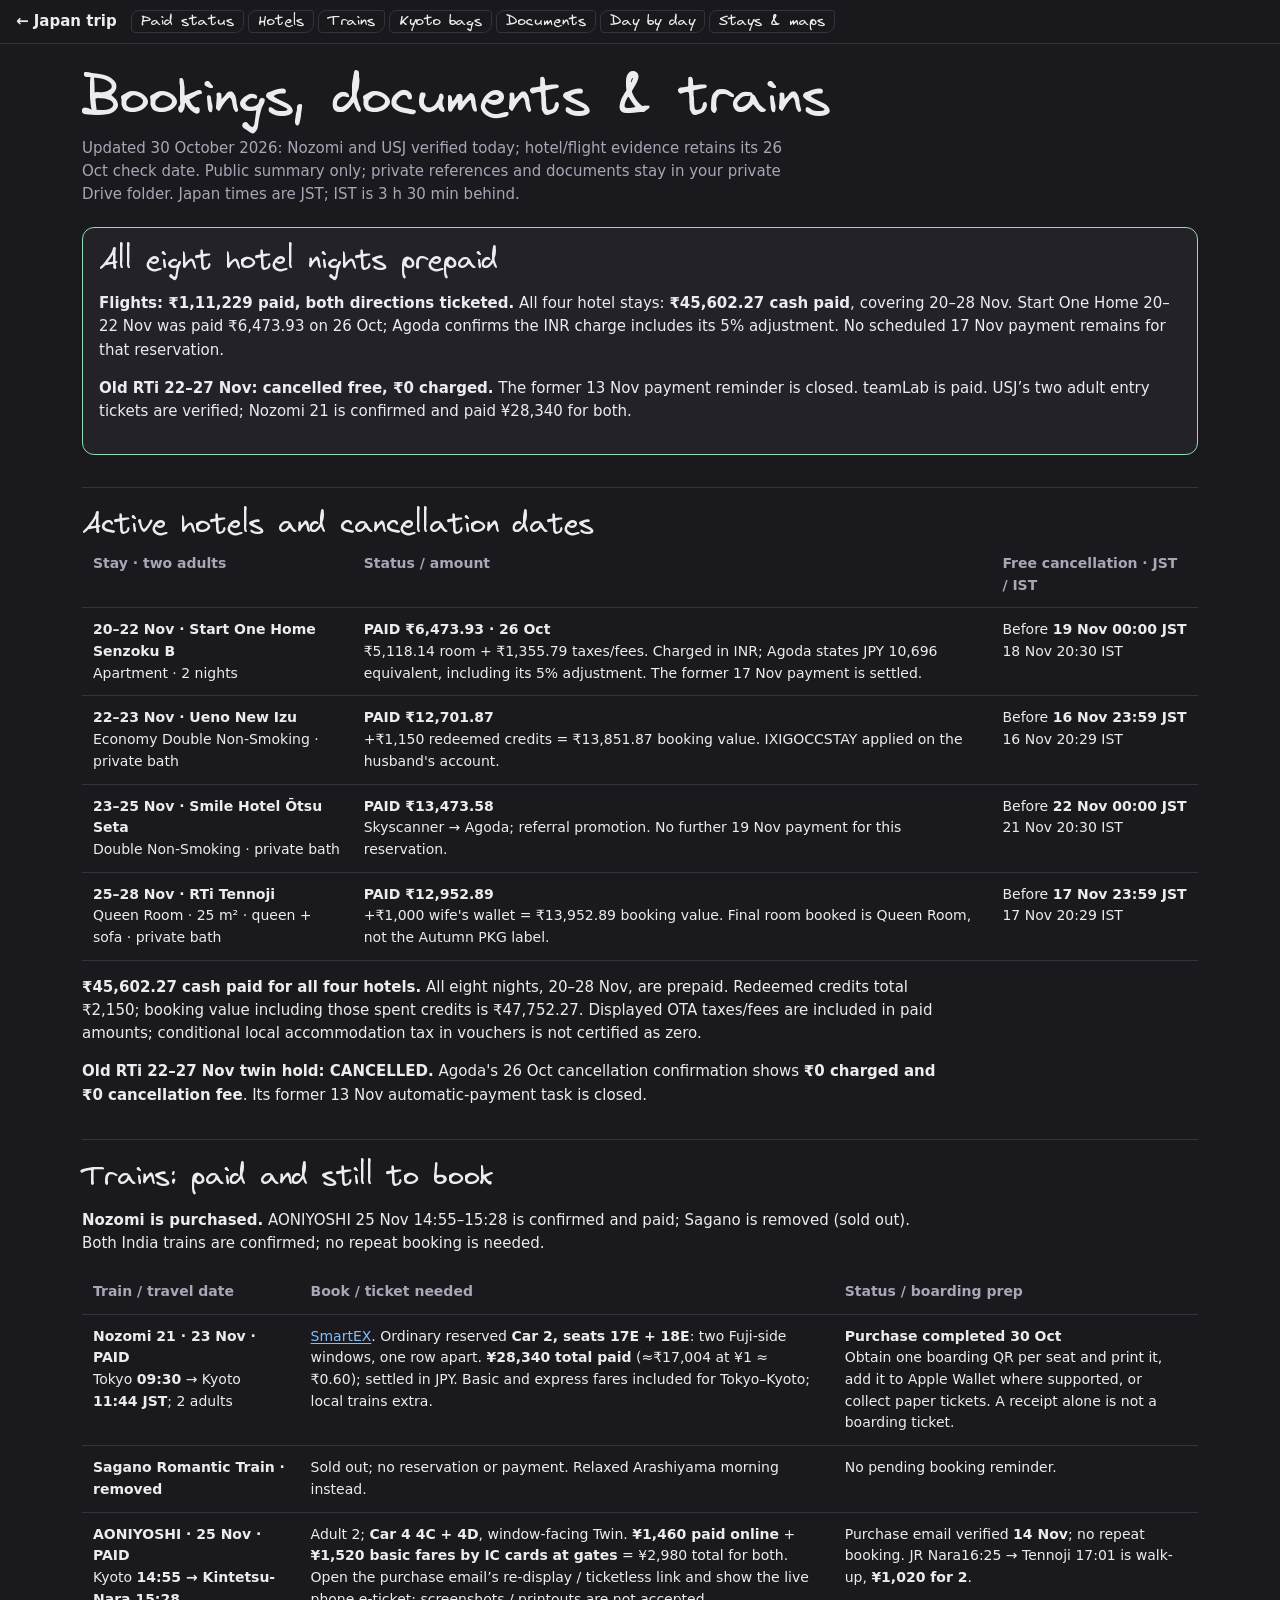
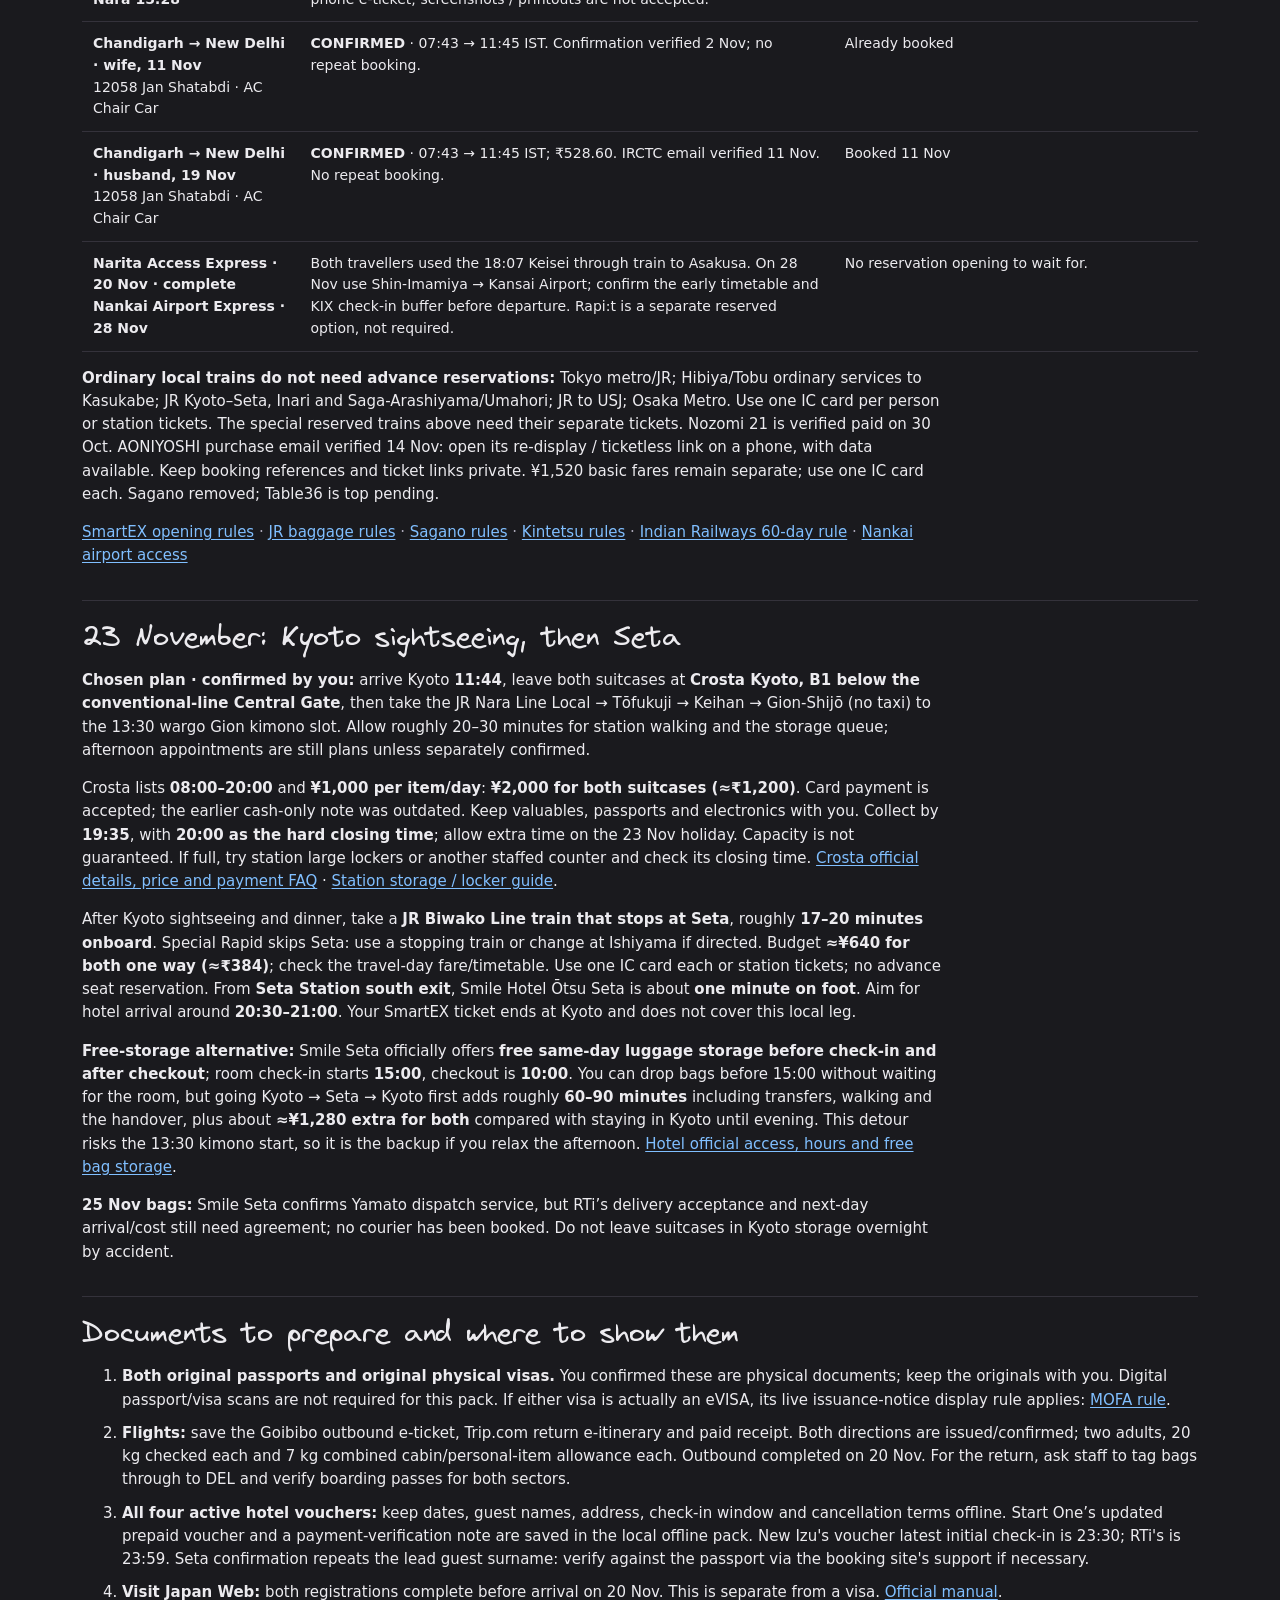
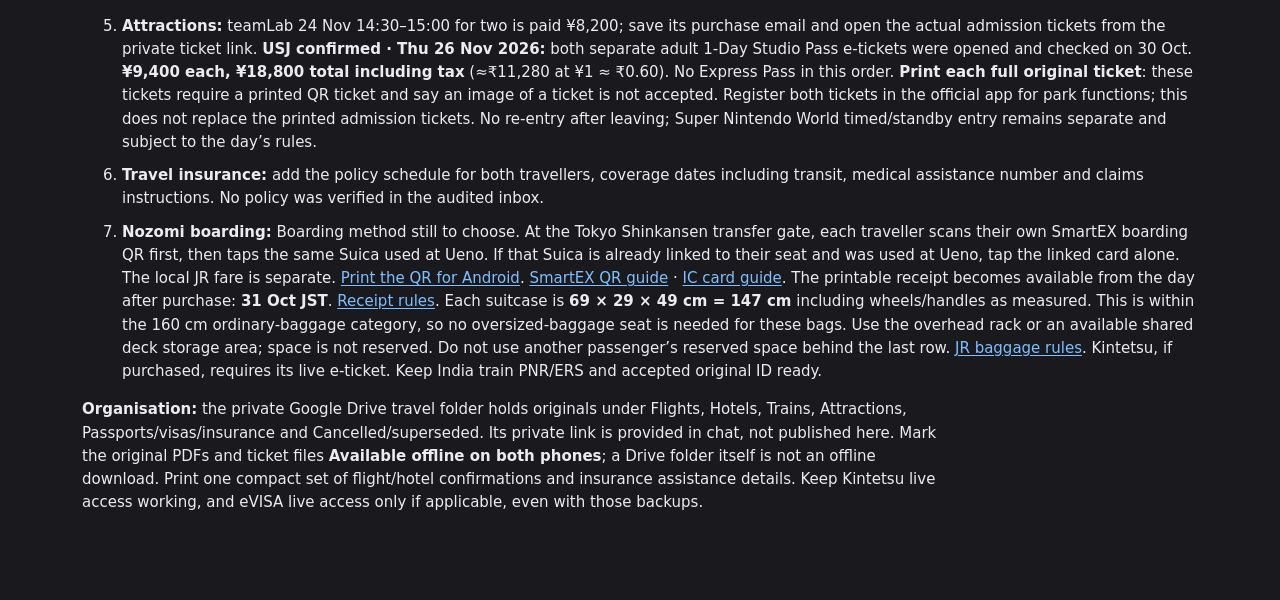
<file: travel-readiness.html>
<!doctype html><html lang="en" data-theme="dark"><head><meta charset="utf-8"><meta name="viewport" content="width=device-width,initial-scale=1"><meta name="robots" content="noindex,nofollow"><title>Bookings, documents & trains · Japan 2026</title><link rel="stylesheet" href="plan.css?v=20261026-booked"><style>.readiness{margin-top:32px;padding-top:20px;border-top:1px solid var(--line)}.readiness p{max-width:90ch}.scroll{overflow-x:auto}table{border-collapse:collapse;width:100%;font-size:14px;min-width:680px}th,td{text-align:left;vertical-align:top;padding:11px;border-bottom:1px solid var(--line)}th{color:var(--mut)}td{min-width:180px}li{margin:10px 0}.summary{border:1px solid var(--hotel);padding:16px;border-radius:12px;background:var(--card);margin-top:20px}.mut{color:var(--mut)}@media print{.scroll{overflow:visible}table{min-width:0;font-size:10px}td{min-width:0}}</style></head><body><nav class="top"><a class="brand" href="index.html">← Japan trip</a><div class="jump"><a href="#status">Paid status</a><a href="#hotels">Hotels</a><a href="#trains">Trains</a><a href="#kyoto-luggage">Kyoto bags</a><a href="#documents">Documents</a><a href="plan.html">Day by day</a><a href="stays-maps.html">Stays & maps</a></div></nav><main><h1>Bookings, documents & trains</h1><p class="lede">Updated 30 October 2026: Nozomi and USJ verified today; hotel/flight evidence retains its 26 Oct check date. Public summary only; private references and documents stay in your private Drive folder. Japan times are JST; IST is 3 h 30 min behind.</p><section id="status" class="summary"><h2>All eight hotel nights prepaid</h2><p><b>Flights: ₹1,11,229 paid, both directions ticketed.</b> All four hotel stays: <b>₹45,602.27 cash paid</b>, covering 20–28 Nov. Start One Home 20–22 Nov was paid ₹6,473.93 on 26 Oct; Agoda confirms the INR charge includes its 5% adjustment. No scheduled 17 Nov payment remains for that reservation.</p><p><b>Old RTi 22–27 Nov: cancelled free, ₹0 charged.</b> The former 13 Nov payment reminder is closed. teamLab is paid. USJ’s two adult entry tickets are verified; Nozomi 21 is confirmed and paid ¥28,340 for both.</p></section><section id="hotels" class="readiness"><h2>Active hotels and cancellation dates</h2><div class="tw scroll" data-noinr><table><thead><tr><th>Stay · two adults</th><th>Status / amount</th><th>Free cancellation · JST / IST</th></tr></thead><tbody>
<tr><td><b>20–22 Nov · Start One Home Senzoku B</b><br>Apartment · 2 nights</td><td><b>PAID ₹6,473.93 · 26 Oct</b><br>₹5,118.14 room + ₹1,355.79 taxes/fees. Charged in INR; Agoda states JPY 10,696 equivalent, including its 5% adjustment. The former 17 Nov payment is settled.</td><td>Before <b>19 Nov 00:00 JST</b><br>18 Nov 20:30 IST</td></tr>
<tr><td><b>22–23 Nov · Ueno New Izu</b><br>Economy Double Non-Smoking · private bath</td><td><b>PAID ₹12,701.87</b><br>+₹1,150 redeemed credits = ₹13,851.87 booking value. IXIGOCCSTAY applied on the husband's account.</td><td>Before <b>16 Nov 23:59 JST</b><br>16 Nov 20:29 IST</td></tr>
<tr><td><b>23–25 Nov · Smile Hotel Ōtsu Seta</b><br>Double Non-Smoking · private bath</td><td><b>PAID ₹13,473.58</b><br>Skyscanner → Agoda; referral promotion. No further 19 Nov payment for this reservation.</td><td>Before <b>22 Nov 00:00 JST</b><br>21 Nov 20:30 IST</td></tr>
<tr><td><b>25–28 Nov · RTi Tennoji</b><br>Queen Room · 25 m² · queen + sofa · private bath</td><td><b>PAID ₹12,952.89</b><br>+₹1,000 wife's wallet = ₹13,952.89 booking value. Final room booked is Queen Room, not the Autumn PKG label.</td><td>Before <b>17 Nov 23:59 JST</b><br>17 Nov 20:29 IST</td></tr>
</tbody></table></div><p data-noinr><b>₹45,602.27 cash paid for all four hotels.</b> All eight nights, 20–28 Nov, are prepaid. Redeemed credits total ₹2,150; booking value including those spent credits is ₹47,752.27. Displayed OTA taxes/fees are included in paid amounts; conditional local accommodation tax in vouchers is not certified as zero.</p><p><b>Old RTi 22–27 Nov twin hold: CANCELLED.</b> Agoda's 26 Oct cancellation confirmation shows <b>₹0 charged and ₹0 cancellation fee</b>. Its former 13 Nov automatic-payment task is closed.</p></section><section id="trains" class="readiness"><h2>Trains: paid and still to book</h2><p><b>Nozomi is purchased.</b> AONIYOSHI 25 Nov 14:55–15:28 is confirmed and paid; Sagano is removed (sold out). Both India trains are confirmed; no repeat booking is needed.</p><div class="tw scroll"><table><thead><tr><th>Train / travel date</th><th>Book / ticket needed</th><th>Status / boarding prep</th></tr></thead><tbody>
<tr><td><b>Nozomi 21 · 23 Nov · PAID</b><br>Tokyo <b>09:30</b> → Kyoto <b>11:44 JST</b>; 2 adults</td><td><a href="https://smart-ex.jp/en/">SmartEX</a>. Ordinary reserved <b>Car 2, seats 17E + 18E</b>: two Fuji-side windows, one row apart. <b>¥28,340 total paid</b> (≈₹17,004 at ¥1 ≈ ₹0.60); settled in JPY. Basic and express fares included for Tokyo–Kyoto; local trains extra.</td><td><b>Purchase completed 30 Oct</b><br>Obtain one boarding QR per seat and print it, add it to Apple Wallet where supported, or collect paper tickets. A receipt alone is not a boarding ticket.</td></tr>
<tr><td><b>Sagano Romantic Train · removed</b></td><td>Sold out; no reservation or payment. Relaxed Arashiyama morning instead.</td><td>No pending booking reminder.</td></tr>
<tr data-noinr><td><b>AONIYOSHI · 25 Nov · PAID</b><br>Kyoto <b>14:55 → Kintetsu-Nara 15:28</b></td><td>Adult 2; <b>Car 4 4C + 4D</b>, window-facing Twin. <b>¥1,460 paid online</b> + <b>¥1,520 basic fares by IC cards at gates</b> = ¥2,980 total for both. Open the purchase email’s re-display / ticketless link and show the live phone e-ticket; screenshots / printouts are not accepted.</td><td>Purchase email verified <b>14 Nov</b>; no repeat booking. JR Nara16:25 → Tennoji 17:01 is walk-up, <b>¥1,020 for 2</b>.</td></tr>
<tr><td><b>Chandigarh → New Delhi · wife, 11 Nov</b><br>12058 Jan Shatabdi · AC Chair Car</td><td><b>CONFIRMED</b> · 07:43 → 11:45 IST. Confirmation verified 2 Nov; no repeat booking.</td><td>Already booked</td></tr>
<tr><td><b>Chandigarh → New Delhi · husband, 19 Nov</b><br>12058 Jan Shatabdi · AC Chair Car</td><td><b>CONFIRMED</b> · 07:43 → 11:45 IST; ₹528.60. IRCTC email verified 11 Nov. No repeat booking.</td><td>Booked 11 Nov</td></tr>
<tr><td><b>Narita Access Express · 20 Nov · complete</b><br><b>Nankai Airport Express · 28 Nov</b></td><td>Both travellers used the 18:07 Keisei through train to Asakusa. On 28 Nov use Shin-Imamiya → Kansai Airport; confirm the early timetable and KIX check-in buffer before departure. Rapi:t is a separate reserved option, not required.</td><td>No reservation opening to wait for.</td></tr>
</tbody></table></div><p><b>Ordinary local trains do not need advance reservations:</b> Tokyo metro/JR; Hibiya/Tobu ordinary services to Kasukabe; JR Kyoto–Seta, Inari and Saga-Arashiyama/Umahori; JR to USJ; Osaka Metro. Use one IC card per person or station tickets. The special reserved trains above need their separate tickets. Nozomi 21 is verified paid on 30 Oct. AONIYOSHI purchase email verified 14 Nov: open its re-display / ticketless link on a phone, with data available. Keep booking references and ticket links private. ¥1,520 basic fares remain separate; use one IC card each. Sagano removed; Table36 is top pending.</p><p class="mut muted"><a href="https://smart-ex.jp/en/faq/category/detail/?id=459">SmartEX opening rules</a> · <a href="https://global.jr-central.co.jp/en/info/oversized-baggage/">JR baggage rules</a> · <a href="https://www.sagano-kanko.co.jp/en/faq/">Sagano rules</a> · <a href="https://www.kintetsu.co.jp/gyoumu/ticket/help/vs/en/faq.html">Kintetsu rules</a> · <a href="https://www.pib.gov.in/PressReleasePage.aspx?PRID=2065790">Indian Railways 60-day rule</a> · <a href="https://www.nankai.co.jp/en_railway/traffic/kix.html">Nankai airport access</a></p></section><section id="kyoto-luggage" class="readiness"><h2>23 November: Kyoto sightseeing, then Seta</h2><p><b>Chosen plan · confirmed by you:</b> arrive Kyoto <b>11:44</b>, leave both suitcases at <b>Crosta Kyoto, B1 below the conventional-line Central Gate</b>, then take the JR Nara Line Local → Tōfukuji → Keihan → Gion-Shijō (no taxi) to the 13:30 wargo Gion kimono slot. Allow roughly 20–30 minutes for station walking and the storage queue; afternoon appointments are still plans unless separately confirmed.</p><p>Crosta lists <b>08:00–20:00</b> and <b>¥1,000 per item/day</b>: <b>¥2,000 for both suitcases (≈₹1,200)</b>. Card payment is accepted; the earlier cash-only note was outdated. Keep valuables, passports and electronics with you. Collect by <b>19:35</b>, with <b>20:00 as the hard closing time</b>; allow extra time on the 23 Nov holiday. Capacity is not guaranteed. If full, try station large lockers or another staffed counter and check its closing time. <a href="https://handsfree-japan.com/kyoto/">Crosta official details, price and payment FAQ</a> · <a href="https://www.kyoto-station-building.co.jp/qa/">Station storage / locker guide</a>.</p><p>After Kyoto sightseeing and dinner, take a <b>JR Biwako Line train that stops at Seta</b>, roughly <b>17–20 minutes onboard</b>. Special Rapid skips Seta: use a stopping train or change at Ishiyama if directed. Budget <b>≈¥640 for both one way (≈₹384)</b>; check the travel-day fare/timetable. Use one IC card each or station tickets; no advance seat reservation. From <b>Seta Station south exit</b>, Smile Hotel Ōtsu Seta is about <b>one minute on foot</b>. Aim for hotel arrival around <b>20:30–21:00</b>. Your SmartEX ticket ends at Kyoto and does not cover this local leg.</p><p><b>Free-storage alternative:</b> Smile Seta officially offers <b>free same-day luggage storage before check-in and after checkout</b>; room check-in starts <b>15:00</b>, checkout is <b>10:00</b>. You can drop bags before 15:00 without waiting for the room, but going Kyoto → Seta → Kyoto first adds roughly <b>60–90 minutes</b> including transfers, walking and the handover, plus about <b>≈¥1,280 extra for both</b> compared with staying in Kyoto until evening. This detour risks the 13:30 kimono start, so it is the backup if you relax the afternoon. <a href="https://smile-hotels.com/hotels/otsuseta/">Hotel official access, hours and free bag storage</a>.</p><p><b>25 Nov bags:</b> Smile Seta confirms Yamato dispatch service, but RTi’s delivery acceptance and next-day arrival/cost still need agreement; no courier has been booked. Do not leave suitcases in Kyoto storage overnight by accident.</p></section><section id="documents" class="readiness"><h2>Documents to prepare and where to show them</h2><ol><li><b>Both original passports and original physical visas.</b> You confirmed these are physical documents; keep the originals with you. Digital passport/visa scans are not required for this pack. If either visa is actually an eVISA, its live issuance-notice display rule applies: <a href="https://www.mofa.go.jp/j_info/visit/visa/visaonline.html">MOFA rule</a>.</li>
<li><b>Flights:</b> save the Goibibo outbound e-ticket, Trip.com return e-itinerary and paid receipt. Both directions are issued/confirmed; two adults, 20 kg checked each and 7 kg combined cabin/personal-item allowance each. Outbound completed on 20 Nov. For the return, ask staff to tag bags through to DEL and verify boarding passes for both sectors.</li>
<li><b>All four active hotel vouchers:</b> keep dates, guest names, address, check-in window and cancellation terms offline. Start One’s updated prepaid voucher and a payment-verification note are saved in the local offline pack. New Izu's voucher latest initial check-in is 23:30; RTi's is 23:59. Seta confirmation repeats the lead guest surname: verify against the passport via the booking site's support if necessary.</li>
<li><b>Visit Japan Web:</b> both registrations complete before arrival on 20 Nov. This is separate from a visa. <a href="https://www.vjw.digital.go.jp/manual/main/visitjapanweb_manual_en.pdf">Official manual</a>.</li>
<li><b>Attractions:</b> teamLab 24 Nov 14:30–15:00 for two is paid ¥8,200; save its purchase email and open the actual admission tickets from the private ticket link. <b>USJ confirmed · Thu 26 Nov 2026:</b> both separate adult 1-Day Studio Pass e-tickets were opened and checked on 30 Oct. <b>¥9,400 each, ¥18,800 total including tax</b> (≈₹11,280 at ¥1 ≈ ₹0.60). No Express Pass in this order. <b>Print each full original ticket</b>: these tickets require a printed QR ticket and say an image of a ticket is not accepted. Register both tickets in the official app for park functions; this does not replace the printed admission tickets. No re-entry after leaving; Super Nintendo World timed/standby entry remains separate and subject to the day’s rules.</li>
<li><b>Travel insurance:</b> add the policy schedule for both travellers, coverage dates including transit, medical assistance number and claims instructions. No policy was verified in the audited inbox.</li>
<li><b>Nozomi boarding:</b> Boarding method still to choose. At the Tokyo Shinkansen transfer gate, each traveller scans their own SmartEX boarding QR first, then taps the same Suica used at Ueno. If that Suica is already linked to their seat and was used at Ueno, tap the linked card alone. The local JR fare is separate. <a href="https://smart-ex.jp/en/faq/category/detail/?id=542">Print the QR for Android</a>. <a href="https://smart-ex.jp/en/entraining/qr/">SmartEX QR guide</a> · <a href="https://smart-ex.jp/en/entraining/iccard/">IC card guide</a>. The printable receipt becomes available from the day after purchase: <b>31 Oct JST</b>. <a href="https://smart-ex.jp/en/reservation/reserve_smart/purchase_history/">Receipt rules</a>. Each suitcase is <b>69 × 29 × 49 cm = 147 cm</b> including wheels/handles as measured. This is within the 160 cm ordinary-baggage category, so no oversized-baggage seat is needed for these bags. Use the overhead rack or an available shared deck storage area; space is not reserved. Do not use another passenger’s reserved space behind the last row. <a href="https://global.jr-central.co.jp/en/info/oversized-baggage/">JR baggage rules</a>. Kintetsu, if purchased, requires its live e-ticket. Keep India train PNR/ERS and accepted original ID ready.</li></ol>
<p><b>Organisation:</b> the private Google Drive travel folder holds originals under Flights, Hotels, Trains, Attractions, Passports/visas/insurance and Cancelled/superseded. Its private link is provided in chat, not published here. Mark the original PDFs and ticket files <b>Available offline on both phones</b>; a Drive folder itself is not an offline download. Print one compact set of flight/hotel confirmations and insurance assistance details. Keep Kintetsu live access working, and eVISA live access only if applicable, even with those backups.</p></section></main></body></html>
</file>
<file: flow.css>
@font-face{font-family:"Virgil";src:url(assets/fonts/Virgil.woff2) format("woff2");font-display:swap}
:root{
  --page:#1a1a1e;--board:#121214;--dot:#2c2c33;--ink:#ecebef;--mut:#a9a6b5;--line:#34323b;
  --sight:#80bfff;--sight-bg:#162b40;--food:#ffbd7a;--food-bg:#392817;--train:#c5a4ff;--train-bg:#2b203e;
  --hotel:#8cddb1;--hotel-bg:#163126;--deadline:#ff9699;--deadline-bg:#3d1f25;
  --hand:"Virgil","Segoe Print","Comic Sans MS",cursive;--sans:"Inter",ui-sans-serif,system-ui,-apple-system,"Segoe UI",sans-serif;
  color-scheme:dark
}
*{box-sizing:border-box}
html{scroll-behavior:smooth;scroll-padding-top:120px}
body{margin:0;background:var(--page);color:var(--ink);font:15px/1.5 var(--sans);-webkit-font-smoothing:antialiased}
a{color:var(--sight);text-underline-offset:2px}
:focus-visible{outline:2px solid var(--food);outline-offset:3px}
.tab-input{position:absolute;opacity:0;pointer-events:none}

/* Top bar: plan tabs and layout switch are radio labels, so they work without JS. */
.top{position:sticky;top:0;z-index:10;display:flex;flex-wrap:wrap;align-items:center;gap:8px 16px;padding:10px 16px;background:rgba(26,26,30,.94);backdrop-filter:blur(10px);border-bottom:1px solid var(--line)}
.brand{color:var(--ink);text-decoration:none;font-weight:600;white-space:nowrap}
.tabs,.layout{display:flex;gap:2px;border:1px solid var(--line);border-radius:9px;padding:2px;overflow-x:auto;scrollbar-width:none}
.tabs label,.layout label{padding:5px 11px;border-radius:7px;cursor:pointer;white-space:nowrap;font-size:13.5px;color:var(--mut)}
.tabs label:hover,.layout label:hover{color:var(--ink)}
.layout{margin-left:auto}
#t-b:checked~.top [for=t-b],#t-a:checked~.top [for=t-a],#t-compare:checked~.top [for=t-compare],#t-whole:checked~.top [for=t-whole],
#l-canvas:checked~.top [for=l-canvas],#l-stack:checked~.top [for=l-stack]{background:var(--ink);color:var(--page)}
#t-b:focus-visible~.top [for=t-b],#t-a:focus-visible~.top [for=t-a],#t-compare:focus-visible~.top [for=t-compare],#t-whole:focus-visible~.top [for=t-whole],
#l-canvas:focus-visible~.top [for=l-canvas],#l-stack:focus-visible~.top [for=l-stack]{outline:2px solid var(--food)}
.plan{display:none}
#t-b:checked~main #plan-b,#t-a:checked~main #plan-a,#t-compare:checked~main #plan-compare,#t-whole:checked~main #plan-whole{display:block}

main{padding:0 clamp(12px,3vw,40px) 60px}
.intro{max-width:78ch;padding:28px 0 8px}
h1{font:400 clamp(34px,5vw,54px)/1.05 var(--hand);margin:0 0 12px;letter-spacing:-.01em}
.intro p{margin:6px 0;color:var(--mut)}
.legend{display:flex;flex-wrap:wrap;align-items:center;gap:6px 12px;font-size:13.5px}
.k{display:inline-flex;align-items:center;gap:6px;font-family:var(--hand);font-size:15px}
.k:before{content:"";width:18px;height:13px;border:1.5px solid currentColor;border-radius:4px 2px 5px 2px}
.k.sight{color:var(--sight)}.k.food{color:var(--food)}.k.train{color:var(--train)}.k.hotel{color:var(--hotel)}.k.deadline{color:var(--deadline)}
.k.paid-k{color:var(--hotel)}.k.paid-k:before{display:none}

.plan-head{padding:26px 0 6px;max-width:78ch}
.plan-head h2{font:400 30px/1.15 var(--hand);margin:0 0 6px}
.plan-head p{margin:0 0 12px;color:var(--mut)}
.days{display:flex;flex-wrap:wrap;gap:6px}
.days a{font-family:var(--hand);font-size:15px;color:var(--ink);text-decoration:none;border:1.5px solid var(--line);border-radius:8px 3px 9px 4px;padding:2px 10px}
.days a:hover{border-color:var(--mut)}

/* One board per day. */
.day{margin:26px 0 0}
.day-head{display:flex;flex-wrap:wrap;align-items:baseline;justify-content:space-between;gap:6px 16px;margin-bottom:8px}
.day-head h3{margin:0;font:400 22px/1.2 var(--hand);color:var(--ink)}
.day-head .date{color:var(--food);margin-right:8px}
.zoom{display:flex;align-items:center;gap:4px}
.zoom button{font:500 13px var(--sans);color:var(--ink);background:#222228;border:1px solid var(--line);border-radius:7px;padding:3px 9px;cursor:pointer}
.zoom button:hover{border-color:var(--mut)}
.zoom output{min-width:44px;text-align:center;font-size:12.5px;color:var(--mut)}
.canvas{position:relative;overflow:auto;background:var(--board) radial-gradient(var(--dot) 1px,transparent 1.2px) 0 0/22px 22px;border:1px solid var(--line);border-radius:12px;cursor:grab;overscroll-behavior-x:contain;scrollbar-color:#3a3842 transparent}
.canvas.dragging{cursor:grabbing;user-select:none}
.canvas.space{cursor:grab}
.flow{display:flex;align-items:stretch;width:max-content;padding:34px 40px}
.day-note{margin:8px 2px 0;max-width:110ch;color:var(--mut);font-size:13.5px}

/* Cards: sketchy outline via uneven radii. */
.node{position:relative;flex:0 0 238px;padding:13px 15px 15px;border:1.6px solid var(--c);background:var(--b);border-radius:14px 5px 12px 6px/6px 12px 5px 14px;font-family:var(--hand);cursor:default}
.node h4{margin:0 0 6px;font:400 19px/1.25 var(--hand);color:#f5f3f7}
.node p{margin:0 0 4px;font-size:14.5px;line-height:1.35}
.node .time{color:#eeebf2}
.node .cost{color:var(--c)}
.node .note{color:#c9c5d3;font-size:13.5px}
.node .paid{position:absolute;right:10px;bottom:9px;font-size:13px;color:var(--hotel);border:1.5px solid var(--hotel);background:var(--hotel-bg);border-radius:6px 3px 7px 3px;padding:0 6px}
.node:has(.paid){padding-bottom:36px}
.sight{--c:var(--sight);--b:var(--sight-bg)}.food{--c:var(--food);--b:var(--food-bg)}.train{--c:var(--train);--b:var(--train-bg)}
.hotel{--c:var(--hotel);--b:var(--hotel-bg)}.deadline{--c:var(--deadline);--b:var(--deadline-bg)}

/* Arrows: label above (how), meta below (time + fare). */
.edge{flex:0 0 168px;display:flex;flex-direction:column;justify-content:center;padding:0 6px;font-family:var(--hand);text-align:center}
.edge svg{fill:none;stroke:#d6d0df;stroke-width:1.6;stroke-linecap:round;stroke-linejoin:round;overflow:visible}
.edge .h{width:100%;height:24px;order:2}
.edge .v{display:none}
.edge .mode{order:1;font-size:13.5px;line-height:1.25;color:#e6e1ec;margin-bottom:2px}
.edge .meta{order:3;font-size:12.5px;line-height:1.3;color:var(--mut);margin-top:2px}

/* Top-to-bottom layout. */
#l-stack:checked~main .flow{flex-direction:column;align-items:flex-start;width:auto;padding:24px clamp(14px,3vw,32px)}
#l-stack:checked~main .canvas{overflow:visible;cursor:default}
#l-stack:checked~main .node{flex:none;width:min(420px,100%)}
#l-stack:checked~main .edge{flex:none;flex-direction:row;align-items:center;justify-content:flex-start;gap:12px;height:auto;min-height:64px;padding:4px 0 4px 26px;text-align:left;width:min(420px,100%)}
#l-stack:checked~main .edge .h{display:none}
#l-stack:checked~main .edge .v{display:block;width:24px;height:64px;flex:none;order:0}
#l-stack:checked~main .edge .mode,#l-stack:checked~main .edge .meta{order:1;margin:0}
#l-stack:checked~main .edge .mode{flex:0 1 auto}
#l-stack:checked~main .zoom{display:none}
/* Wide screens in top-to-bottom mode: days sit side by side as columns. */
@media (min-width:980px){
  #l-stack:checked~main .plan{grid-template-columns:repeat(auto-fill,minmax(400px,1fr));gap:0 22px;align-items:start}
  #t-b:checked~#l-stack:checked~main #plan-b,#t-a:checked~#l-stack:checked~main #plan-a,#t-compare:checked~#l-stack:checked~main #plan-compare,#t-whole:checked~#l-stack:checked~main #plan-whole{display:grid}
  #l-stack:checked~main .plan-head,#l-stack:checked~main .panels,#l-stack:checked~main #plan-compare>.day{grid-column:1/-1}
  #l-stack:checked~main .node,#l-stack:checked~main .edge{width:100%}
}

/* Compare lanes. */
.pair>h4{margin:14px 0 6px;font:400 17px var(--hand)}
.pair.A>h4{color:var(--train)}.pair.B>h4{color:var(--hotel)}
.access{border-collapse:collapse;font-family:var(--hand);font-size:15px;min-width:min(560px,100%)}
.access th,.access td{text-align:left;padding:6px 18px 6px 0;border-bottom:1px solid var(--line)}
.access th{font-weight:400;color:var(--mut)}
.access td:nth-child(2){color:var(--train)}.access td:nth-child(3){color:var(--hotel)}

.panels{display:grid;grid-template-columns:repeat(auto-fit,minmax(280px,1fr));gap:14px;margin-top:30px}
.panel{border:1.6px solid var(--c);background:var(--b);border-radius:14px 5px 12px 6px/6px 12px 5px 14px;padding:14px 18px}
.panel h4{margin:0 0 8px;font:400 19px var(--hand);color:var(--c)}
.panel ul{margin:0;padding-left:18px}
.panel li{margin:3px 0;color:#ded9e7;font-size:14px}

@media (max-width:640px){.top{position:static}.layout{margin-left:0}.node{flex-basis:210px}.edge{flex-basis:140px}}
@media (prefers-reduced-motion:reduce){html{scroll-behavior:auto}}
@media print{.top,.zoom{display:none}.plan{display:block!important}.canvas{overflow:visible}}

/* Alternative routes under transfer days. */
.alts{margin:12px 0 0;border:1.6px dashed var(--train);border-radius:12px 5px 11px 6px;background:#1c1825;padding:10px 14px}
.alts summary{cursor:pointer;font:400 17px var(--hand);color:var(--train)}
.alt-wrap{overflow-x:auto;margin-top:8px}
.alts table{border-collapse:collapse;width:100%;min-width:760px;font-size:13.5px}
.alts th{font-weight:500;text-align:left;color:var(--mut);padding:4px 10px 6px 0;border-bottom:1px solid var(--line)}
.alts td{padding:7px 10px 7px 0;border-bottom:1px solid var(--line);vertical-align:top;color:#ded9e7}
.alts td:first-child{font-family:var(--hand);font-size:14.5px;color:var(--ink);min-width:190px}
.alts tr.used td:first-child{color:var(--hotel)}
.alts .tag{display:inline-block;white-space:nowrap;font-family:var(--hand);font-size:13px;border:1.4px solid var(--line);border-radius:6px 3px 7px 3px;padding:0 6px;color:var(--mut)}
.alts tr.used .tag{border-color:var(--hotel);color:var(--hotel)}
.alt-src{margin:6px 0 0;font-size:12.5px;color:var(--mut)}
/* Narrow columns (top-to-bottom mode, phones): each route becomes a small stacked card. */
#l-stack:checked~main .alts table,#l-stack:checked~main .alts tbody,#l-stack:checked~main .alts tr,#l-stack:checked~main .alts td{display:block;min-width:0;width:auto}
#l-stack:checked~main .alts thead{display:none}
#l-stack:checked~main .alts tr{padding:8px 0;border-bottom:1px solid var(--line)}
#l-stack:checked~main .alts td{border:0;padding:1px 0}
#l-stack:checked~main .alts td:nth-child(2){margin:2px 0 3px}
#l-stack:checked~main .alts td:nth-child(4){color:var(--food)}
</file>
<file: plan.css>
@font-face{font-family:"Virgil";src:url(assets/fonts/Virgil.woff2) format("woff2");font-display:swap}
:root{
  --page:#1a1a1e;--card:#222228;--ink:#ecebef;--mut:#a9a6b5;--line:#34323b;
  --sight:#80bfff;--food:#ffbd7a;--train:#c5a4ff;--hotel:#8cddb1;--deadline:#ff9699;--flight:#f4d35e;
  --hand:"Virgil","Segoe Print","Comic Sans MS",cursive;--sans:"Inter",ui-sans-serif,system-ui,-apple-system,"Segoe UI",sans-serif;
  color-scheme:dark
}
*{box-sizing:border-box}
html{scroll-behavior:smooth;scroll-padding-top:70px}
body{margin:0;background:var(--page);color:var(--ink);font:15px/1.55 var(--sans);-webkit-font-smoothing:antialiased}
a{color:var(--sight);text-underline-offset:2px}
:focus-visible{outline:2px solid var(--food);outline-offset:3px}
.top{position:sticky;top:0;z-index:10;display:flex;flex-wrap:wrap;align-items:center;gap:6px 14px;padding:10px 16px;background:rgba(26,26,30,.94);backdrop-filter:blur(10px);border-bottom:1px solid var(--line)}
.top .brand{color:var(--ink);text-decoration:none;font-weight:600;white-space:nowrap}
.top .jump{display:flex;gap:4px;overflow-x:auto;scrollbar-width:none}
.top .jump a{font:15px var(--hand);color:var(--ink);text-decoration:none;border:1.5px solid var(--line);border-radius:8px 3px 9px 4px;padding:1px 9px;white-space:nowrap}
.top .jump a:hover{border-color:var(--mut)}
main{max-width:1180px;margin:0 auto;padding:0 clamp(12px,3vw,32px) 70px}
h1{font:400 clamp(34px,5vw,52px)/1.05 var(--hand);margin:28px 0 10px}
h2{font:400 28px/1.2 var(--hand);margin:0}
h3{font:400 20px/1.25 var(--hand);margin:22px 0 8px}
.lede{max-width:75ch;color:var(--mut);margin:0 0 6px}
.muted{color:var(--mut)}
.est{color:var(--mut);font-size:13px}

/* Key facts strip */
.facts{display:grid;grid-template-columns:repeat(auto-fit,minmax(250px,1fr));gap:12px;margin:22px 0 8px}
.fact{border:1.6px solid var(--c);border-radius:14px 5px 12px 6px/6px 12px 5px 14px;padding:12px 16px;background:var(--card)}
.fact h4{margin:0 0 6px;font:400 18px var(--hand);color:var(--c)}
.fact p{margin:2px 0;font-size:14px}
.fact.flight{--c:var(--flight)}.fact.hotel{--c:var(--hotel)}.fact.deadline{--c:var(--deadline)}

/* Booking checklist */
.book{width:100%;border-collapse:collapse;margin:8px 0 0;font-size:14px}
.book th,.book td{text-align:left;vertical-align:top;padding:8px 10px;border-bottom:1px solid var(--line)}
.book th{font-weight:500;color:var(--mut)}
.book td:first-child{white-space:nowrap;color:var(--deadline);font-weight:500}
.tag{display:inline-block;font-size:12px;border:1px solid currentColor;border-radius:6px;padding:0 6px;margin-left:4px;white-space:nowrap}
.tag.done{color:var(--hotel)}.tag.todo{color:var(--deadline)}.tag.wait{color:var(--food)}

/* Day */
.day{margin:40px 0 0;padding-top:20px;border-top:1px solid var(--line)}
.day-head{display:flex;flex-wrap:wrap;align-items:baseline;gap:4px 14px}
.day-head .date{font:400 28px var(--hand);color:var(--food)}
.stay{display:flex;flex-wrap:wrap;gap:8px 12px;margin:10px 0 12px}
.stay span{font-size:13.5px;border:1.5px solid var(--hotel);color:var(--hotel);border-radius:9px 4px 10px 4px;padding:2px 10px}
.stay span.fl{border-color:var(--flight);color:var(--flight)}
.stay span.out{border-color:var(--mut);color:var(--ink)}
.tl{width:100%;border-collapse:collapse;font-size:14.5px}
.tl th{font-weight:500;color:var(--mut);text-align:left;padding:6px 10px;border-bottom:1px solid var(--line)}
.tl td{vertical-align:top;padding:9px 10px;border-bottom:1px solid #2a2830}
.tl td.t{white-space:nowrap;font:15px var(--hand);color:var(--ink);width:112px}
.tl td.c{white-space:nowrap;color:var(--mut);font-size:13.5px;width:150px}
.tl tr>td:nth-child(2){border-left:3px solid var(--k,transparent)}
.tl tr.sight{--k:var(--sight)}.tl tr.food{--k:var(--food)}.tl tr.train{--k:var(--train)}.tl tr.hotel{--k:var(--hotel)}.tl tr.flight{--k:var(--flight)}.tl tr.kimono{--k:#f7a8d8}
.tl b{font-weight:600}
.how{display:block;color:var(--mut);font-size:13.5px;margin-top:2px}
details{margin:14px 0 0;border:1.5px solid var(--line);border-radius:12px 5px 12px 6px;background:var(--card)}
details>summary{cursor:pointer;padding:10px 14px;font:400 17px var(--hand);color:var(--ink);list-style:none}
details>summary::-webkit-details-marker{display:none}
details>summary:before{content:"+ ";color:var(--food)}
details[open]>summary:before{content:"− "}
details .in{padding:0 16px 14px}
details ul{margin:4px 0;padding-left:18px}
details li{margin:6px 0}
.note{margin:10px 0 0;font-size:13.5px;color:var(--mut)}
.warn{color:var(--deadline)}

/* Small screens: timeline rows become stacked blocks. */
@media (max-width:720px){
  .tl thead{display:none}
  .tl,.tl tbody,.tl tr,.tl td{display:block;width:auto}
  .tl tr{border-left:3px solid var(--k,var(--line));padding:8px 0 8px 10px;margin:8px 0;border-bottom:1px solid #2a2830}
  .tl td{border:0;padding:2px 0}
  .tl tr>td:nth-child(2){border-left:0}
  .tl td.c{width:auto}
  .book thead{display:none}
  .book,.book tbody,.book tr,.book td{display:block}
  .book tr{padding:8px 0;border-bottom:1px solid var(--line)}
  .book td{border:0;padding:1px 0}
}
@media print{.top{display:none}details{break-inside:avoid}details:not([open])>.in{display:block}}
#book{margin-top:34px}
</file>
